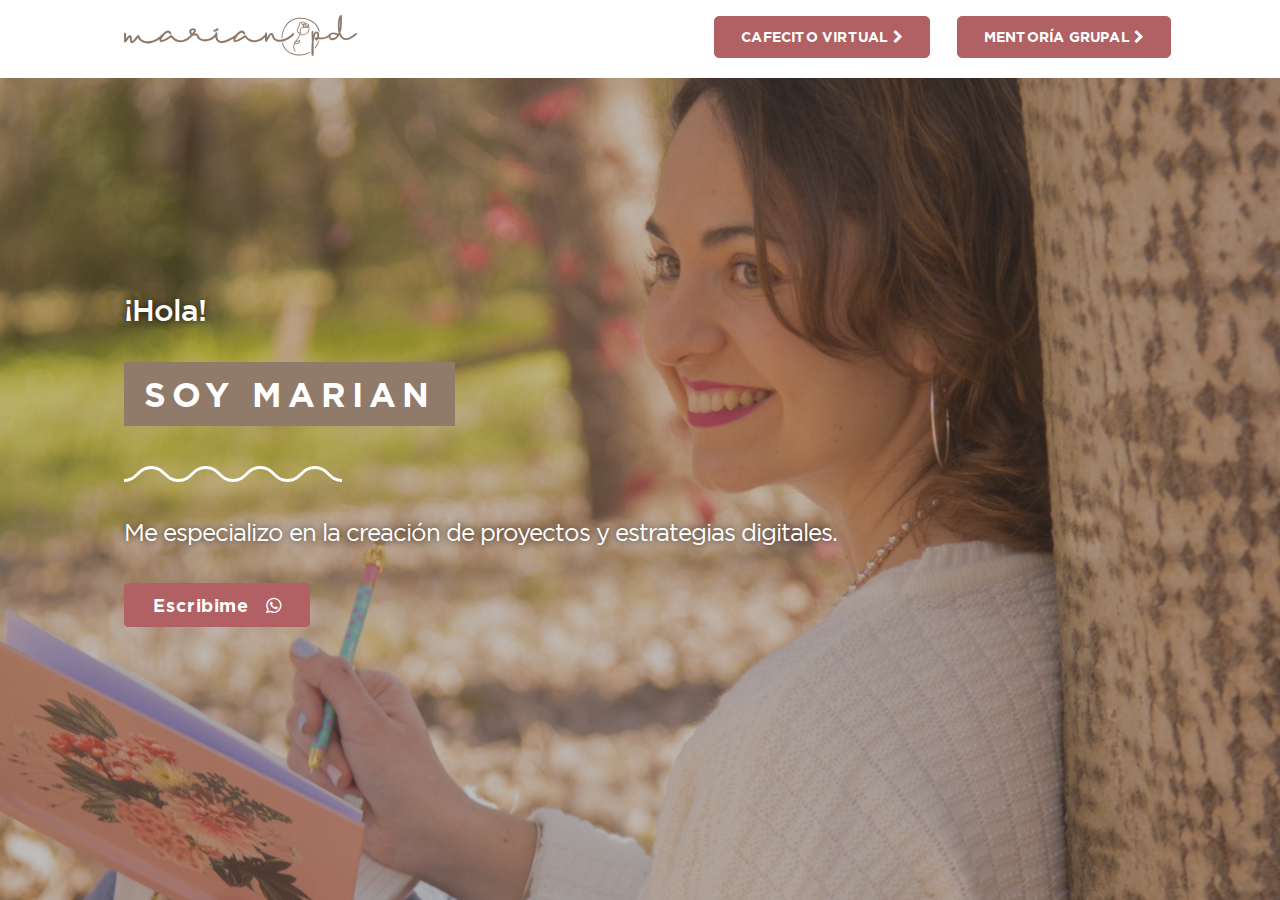
<file: index.html>
<!DOCTYPE html>
<html lang="en">

<head>

	<meta http-equiv="content-type" content="text/html; charset=UTF-8"> 

	<title>Marian.pd</title>

	<meta name="viewport" content="width=device-width, initial-scale=1.0">
	<meta name="description" content="">
	<meta name="keywords" content="">
	<meta name="author" content="">

	<!-- FAVICON -->
	<link rel="shortcut icon" href="images/favicon.png">

	<!-- BOOTSTRAP -->
	<link rel="stylesheet" href="css/bootstrap.min.css">

	<!-- ICONS -->
	<link rel="stylesheet" href="css/ilmosys-icons.css">
	<link rel="stylesheet" href="css/icons/fontawesome/css/style.css">
	<link rel="stylesheet" href="css/icons/style.css">
	<link rel="stylesheet" href="css/icons/icon2/style.css">
	<link rel="stylesheet" href="js/vendors/swipebox/css/swipebox.min.css">
    

	<!-- THEME / PLUGIN CSS -->
	<link rel="stylesheet" href="js/vendors/slick/slick.css">
	<link rel="stylesheet" href="css/style.css">
    
	<!-- HTML5 Shim and Respond.js IE8 support of HTML5 elements and media queries -->
	<!-- WARNING: Respond.js doesn't work if you view the page via file:// -->
	<!--[if lt IE 9]>
		<script src="https://oss.maxcdn.com/libs/html5shiv/3.7.0/html5shiv.js"></script>
		<script src="https://oss.maxcdn.com/libs/respond.js/1.4.2/respond.min.js"></script>
	<![endif]-->
		<!-- Facebook Pixel Code -->
<script>
	!function(f,b,e,v,n,t,s)
	{if(f.fbq)return;n=f.fbq=function(){n.callMethod?
	n.callMethod.apply(n,arguments):n.queue.push(arguments)};
	if(!f._fbq)f._fbq=n;n.push=n;n.loaded=!0;n.version='2.0';
	n.queue=[];t=b.createElement(e);t.async=!0;
	t.src=v;s=b.getElementsByTagName(e)[0];
	s.parentNode.insertBefore(t,s)}(window, document,'script',
	'https://connect.facebook.net/en_US/fbevents.js');
	fbq('init', '3207452602639019');
	fbq('track', 'PageView');
  </script>
  <noscript><img height="1" width="1" style="display:none"
	src="https://www.facebook.com/tr?id=3207452602639019&ev=PageView&noscript=1"
  /></noscript>
  <!-- End Facebook Pixel Code -->
		
		<!-- Global site tag (gtag.js) - Google Analytics -->
		<script async src="https://www.googletagmanager.com/gtag/js?id=UA-167872006-1"></script>
		<script>
		window.dataLayer = window.dataLayer || [];
		function gtag(){dataLayer.push(arguments);}
		gtag('js', new Date());
	
		gtag('config', 'UA-167872006-1');
		</script>
		<!-- Hotjar Tracking Code for https://marianpd.com -->
		<script>
			(function(h,o,t,j,a,r){
				h.hj=h.hj||function(){(h.hj.q=h.hj.q||[]).push(arguments)};
				h._hjSettings={hjid:1859714,hjsv:6};
				a=o.getElementsByTagName('head')[0];
				r=o.createElement('script');r.async=1;
				r.src=t+h._hjSettings.hjid+j+h._hjSettings.hjsv;
				a.appendChild(r);
			})(window,document,'https://static.hotjar.com/c/hotjar-','.js?sv=');
		</script>
</head>
<body id="page-top"> 

<div class="body">
	<!-- HEADER -->
	<header>
		<nav class="navbar-inverse navbar-lg navbar-fixed-top">
			<div class="container">
				<div class="navbar-header">
					<a href="index.html" class="navbar-brand brand"><img src="images/logo.svg" alt="logo"></a>
				</div>
				<div class="" id="bs-example-navbar-collapse-1">
					<ul class="nav navbar-nav navbar-right navbar-login">
						<li>
							<a href="masterclass.html" class="page-scroll"> cafecito virtual  <i class="fa fa-chevron-right"></i></a>
						</li>
						<li>
							<a href="mentoria.html" class="page-scroll"> Mentoría Grupal  <i class="fa fa-chevron-right"></i></a>
						</li>
					</ul>
					
				</div>
			</div>
		</nav>
	</header>

	<!-- INTRO -->
	<div id="home" class="intro intro2 d-flex align-center">
		<div class="overlay"></div>
		<div class="container">
			<div class="row">
				<div class="col-sm-12 col-md-12">
					<h3 class="text-white text-shadow">¡Hola!</h3>
					<h2 class="marian text-white">Soy marian</h2>
					<img src="images/separador-blanco.svg" class="mb-4" alt="">
					<h4 class="text-white mb-4 text-shadow">Me especializo en la creación de proyectos y estrategias digitales.</h4>
					
					<!-- mobile -->
					<a target="_blank" href="https://api.whatsapp.com/send?phone=+5493537536010&amp;text=Buenos%20días,%20quiero%20mas%20información" class="btn btn-lg btn-primary hidden-md hidden-lg">Escribime <i class="fa fa-whatsapp"></i></a>
					<!-- escritorio -->
					<a target="_blank" href="https://web.whatsapp.com/send?phone=+5493537536010&amp;text=Buenos%20días,%20quiero%20mas%20información" class="btn btn-lg btn-primary hidden-sm hidden-xs">Escribime <i class="fa fa-whatsapp"></i></a>
					
					

				</div>
				
			</div>
		</div>
	</div>
	

<!-- JAVASCRIPT =============================-->
<script src="js/jquery.js"></script>
<script src="js/bootstrap.min.js"></script>
<script src="js/vendors/slick/slick.min.js"></script>
<script src="js/vendors/jquery.easing.min.js"></script>
<script src="js/vendors/stellar.js"></script>
<script src="js/vendors/isotope/isotope.pkgd.js"></script>
<script src="js/vendors/swipebox/js/jquery.swipebox.min.js"></script>
<script src="js/main.js"></script>
<script src="js/vendors/mc/jquery.ketchup.all.min.js"></script>
<script src="js/vendors/mc/main.js"></script>
<!-- <script src="https://maps.googleapis.com/maps/api/js?sensor=false"></script> -->
<!-- <script src="js/vendors/gmap.js"></script> -->
</body>

</html>
</file>
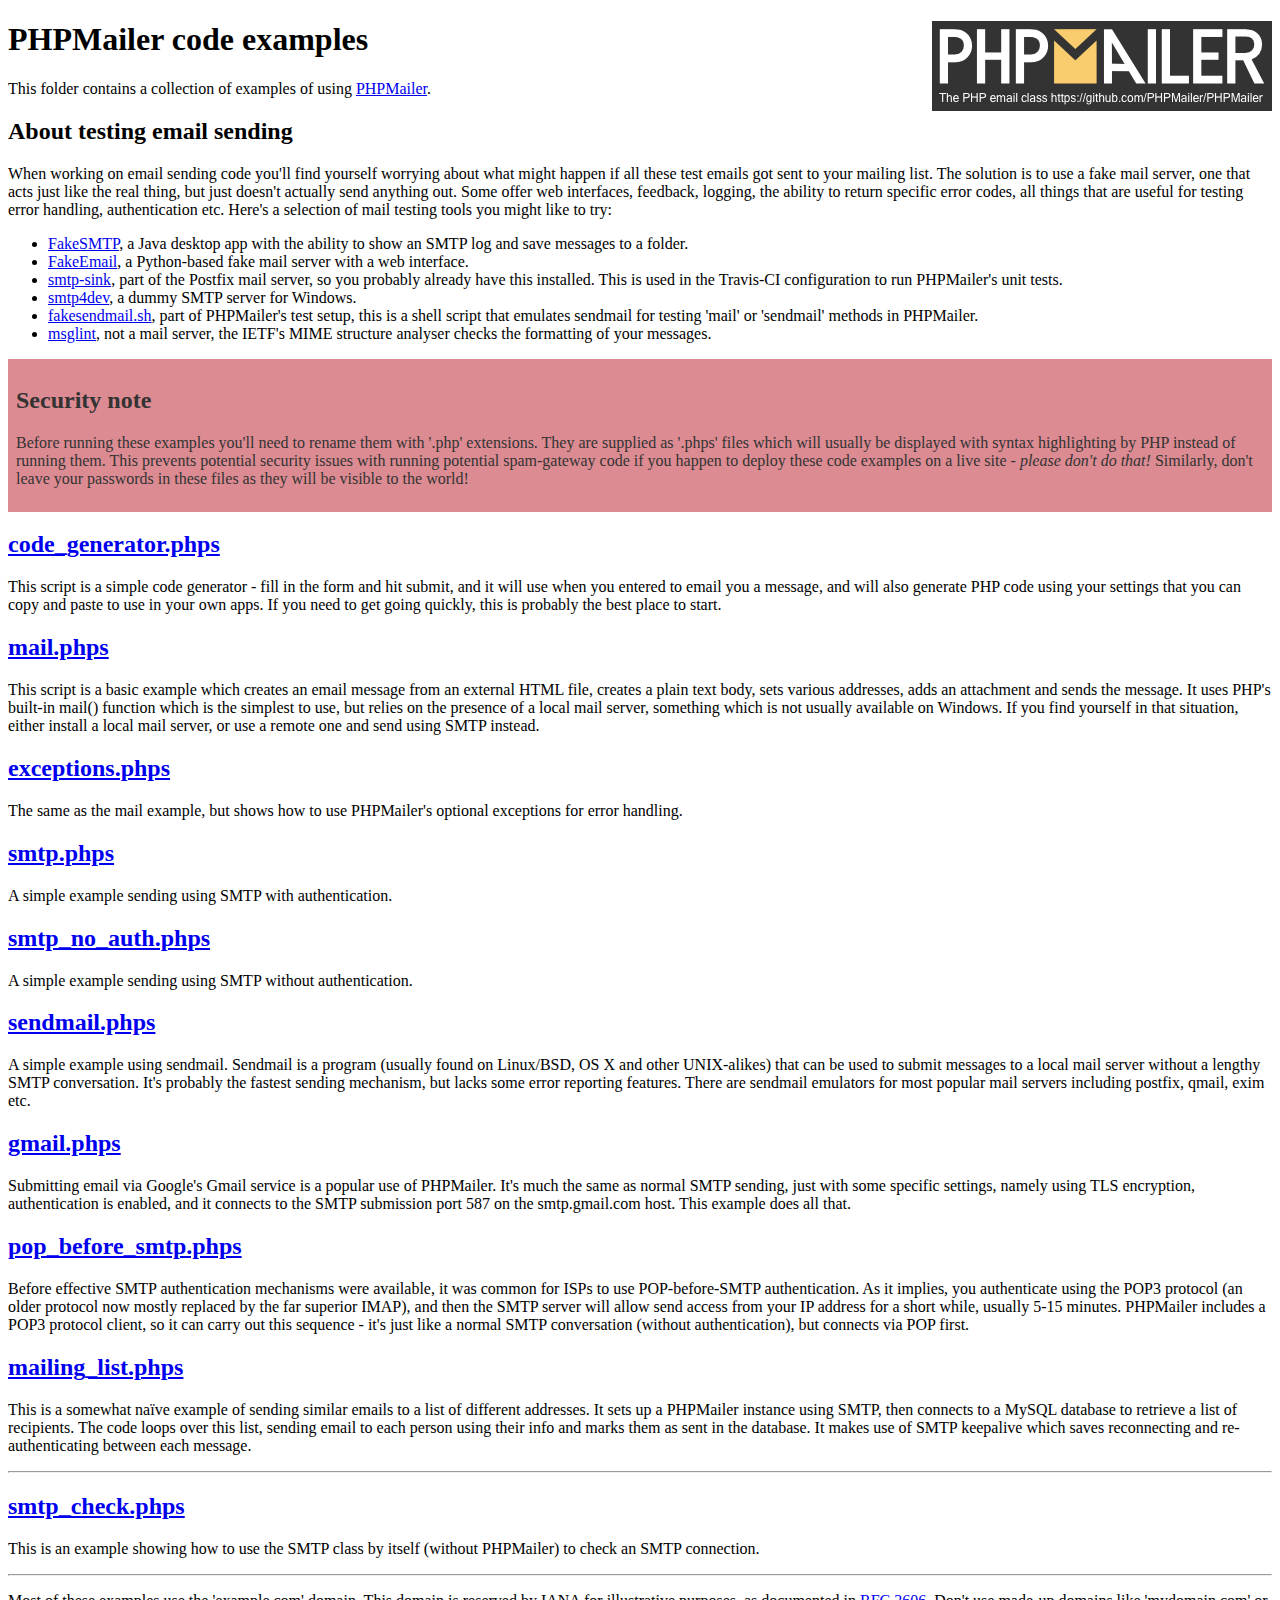
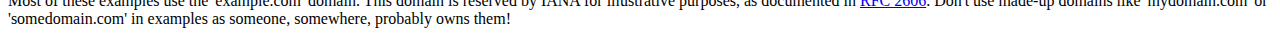
<file: php-mailer/examples/index.html>
<!DOCTYPE html>
<html>
<head>
	<meta charset="UTF-8">
	<title>PHPMailer Examples</title>
</head>
<body>
<h1>PHPMailer code examples<a href="https://github.com/PHPMailer/PHPMailer"><img src="images/phpmailer.png" style="float:right; border:0;" alt="PHPMailer logo"></a></h1>
<p>This folder contains a collection of examples of using <a href="https://github.com/PHPMailer/PHPMailer">PHPMailer</a>.</p>
<h2>About testing email sending</h2>
<p>When working on email sending code you'll find yourself worrying about what might happen if all these test emails got sent to your mailing list. The solution is to use a fake mail server, one that acts just like the real thing, but just doesn't actually send anything out. Some offer web interfaces, feedback, logging, the ability to return specific error codes, all things that are useful for testing error handling, authentication etc. Here's a selection of mail testing tools you might like to try:</p>
<ul>
  <li><a href="https://github.com/Nilhcem/FakeSMTP">FakeSMTP</a>, a Java desktop app with the ability to show an SMTP log and save messages to a folder. </li>
  <li><a href="https://github.com/isotoma/FakeEmail">FakeEmail</a>, a Python-based fake mail server with a web interface.</li>
  <li><a href="http://www.postfix.org/smtp-sink.1.html">smtp-sink</a>, part of the Postfix mail server, so you probably already have this installed. This is used in the Travis-CI configuration to run PHPMailer's unit tests.</li>
  <li><a href="http://smtp4dev.codeplex.com">smtp4dev</a>, a dummy SMTP server for Windows.</li>
  <li><a href="https://github.com/PHPMailer/PHPMailer/blob/master/test/fakesendmail.sh">fakesendmail.sh</a>, part of PHPMailer's test setup, this is a shell script that emulates sendmail for testing 'mail' or 'sendmail' methods in PHPMailer.</li>
  <li><a href="http://tools.ietf.org/tools/msglint/">msglint</a>, not a mail server, the IETF's MIME structure analyser checks the formatting of your messages.</li>
</ul>
<div style="padding: 8px; color: #333333; background-color: #dc8b92">
<h2>Security note</h2>
<p>Before running these examples you'll need to rename them with '.php' extensions. They are supplied as '.phps' files which will usually be displayed with syntax highlighting by PHP instead of running them. This prevents potential security issues with running potential spam-gateway code if you happen to deploy these code examples on a live site - <em>please don't do that!</em> Similarly, don't leave your passwords in these files as they will be visible to the world!</p>
</div>
<h2><a href="code_generator.phps">code_generator.phps</a></h2>
<p>This script is a simple code generator - fill in the form and hit submit, and it will use when you entered to email you a message, and will also generate PHP code using your settings that you can copy and paste to use in your own apps. If you need to get going quickly, this is probably the best place to start.</p>
<h2><a href="mail.phps">mail.phps</a></h2>
<p>This script is a basic example which creates an email message from an external HTML file, creates a plain text body, sets various addresses, adds an attachment and sends the message. It uses PHP's built-in mail() function which is the simplest to use, but relies on the presence of a local mail server, something which is not usually available on Windows. If you find yourself in that situation, either install a local mail server, or use a remote one and send using SMTP instead.</p>
<h2><a href="exceptions.phps">exceptions.phps</a></h2>
<p>The same as the mail example, but shows how to use PHPMailer's optional exceptions for error handling.</p>
<h2><a href="smtp.phps">smtp.phps</a></h2>
<p>A simple example sending using SMTP with authentication.</p>
<h2><a href="smtp_no_auth.phps">smtp_no_auth.phps</a></h2>
<p>A simple example sending using SMTP without authentication.</p>
<h2><a href="sendmail.phps">sendmail.phps</a></h2>
<p>A simple example using sendmail. Sendmail is a program (usually found on Linux/BSD, OS X and other UNIX-alikes) that can be used to submit messages to a local mail server without a lengthy SMTP conversation. It's probably the fastest sending mechanism, but lacks some error reporting features. There are sendmail emulators for most popular mail servers including postfix, qmail, exim etc.</p>
<h2><a href="gmail.phps">gmail.phps</a></h2>
<p>Submitting email via Google's Gmail service is a popular use of PHPMailer. It's much the same as normal SMTP sending, just with some specific settings, namely using TLS encryption, authentication is enabled, and it connects to the SMTP submission port 587 on the smtp.gmail.com host. This example does all that.</p>
<h2><a href="pop_before_smtp.phps">pop_before_smtp.phps</a></h2>
<p>Before effective SMTP authentication mechanisms were available, it was common for ISPs to use POP-before-SMTP authentication. As it implies, you authenticate using the POP3 protocol (an older protocol now mostly replaced by the far superior IMAP), and then the SMTP server will allow send access from your IP address for a short while, usually 5-15 minutes. PHPMailer includes a POP3 protocol client, so it can carry out this sequence - it's just like a normal SMTP conversation (without authentication), but connects via POP first.</p>
<h2><a href="mailing_list.phps">mailing_list.phps</a></h2>
<p>This is a somewhat naïve example of sending similar emails to a list of different addresses. It sets up a PHPMailer instance using SMTP, then connects to a MySQL database to retrieve a list of recipients. The code loops over this list, sending email to each person using their info and marks them as sent in the database. It makes use of SMTP keepalive which saves reconnecting and re-authenticating between each message.</p>
<hr>
<h2><a href="smtp_check.phps">smtp_check.phps</a></h2>
<p>This is an example showing how to use the SMTP class by itself (without PHPMailer) to check an SMTP connection.</p>
<hr>
<p>Most of these examples use the 'example.com' domain. This domain is reserved by IANA for illustrative purposes, as documented in <a href="http://tools.ietf.org/html/rfc2606">RFC 2606</a>. Don't use made-up domains like 'mydomain.com' or 'somedomain.com' in examples as someone, somewhere, probably owns them!</p>
</body>
</html>
</file>
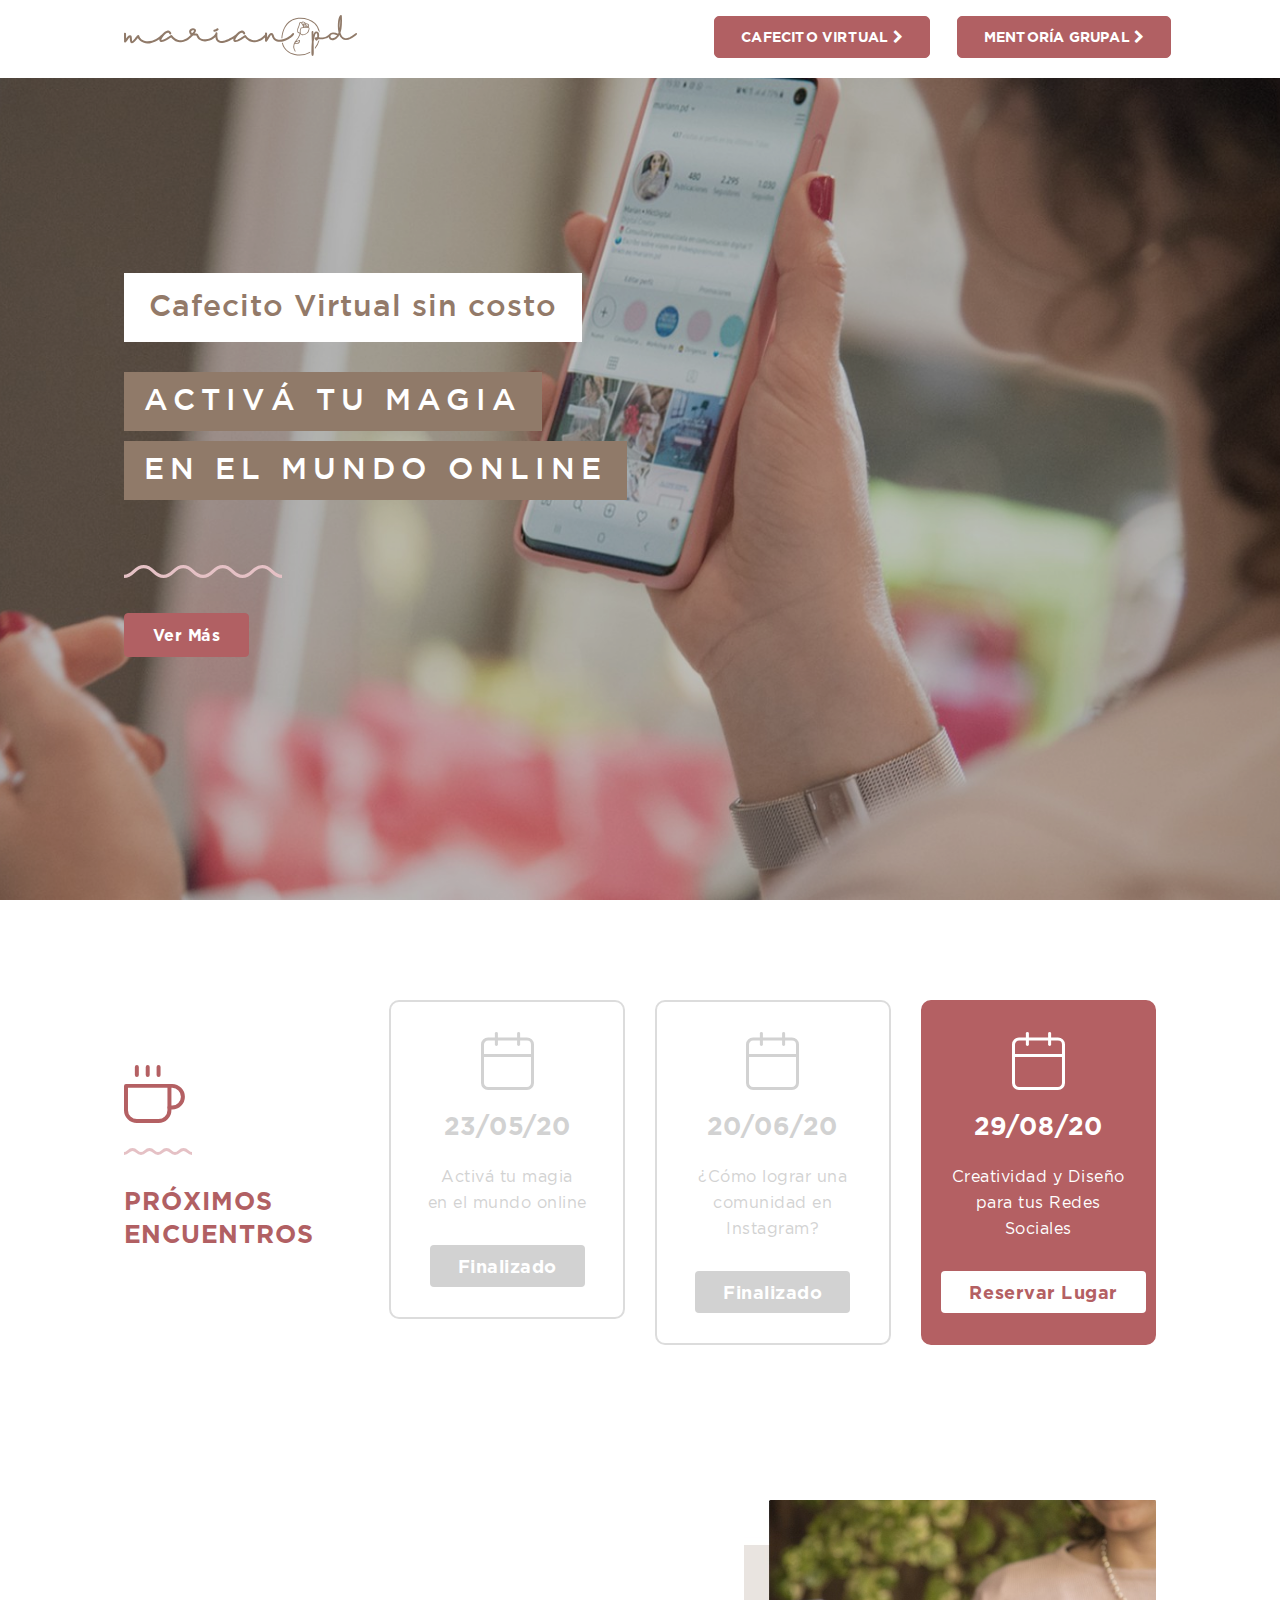
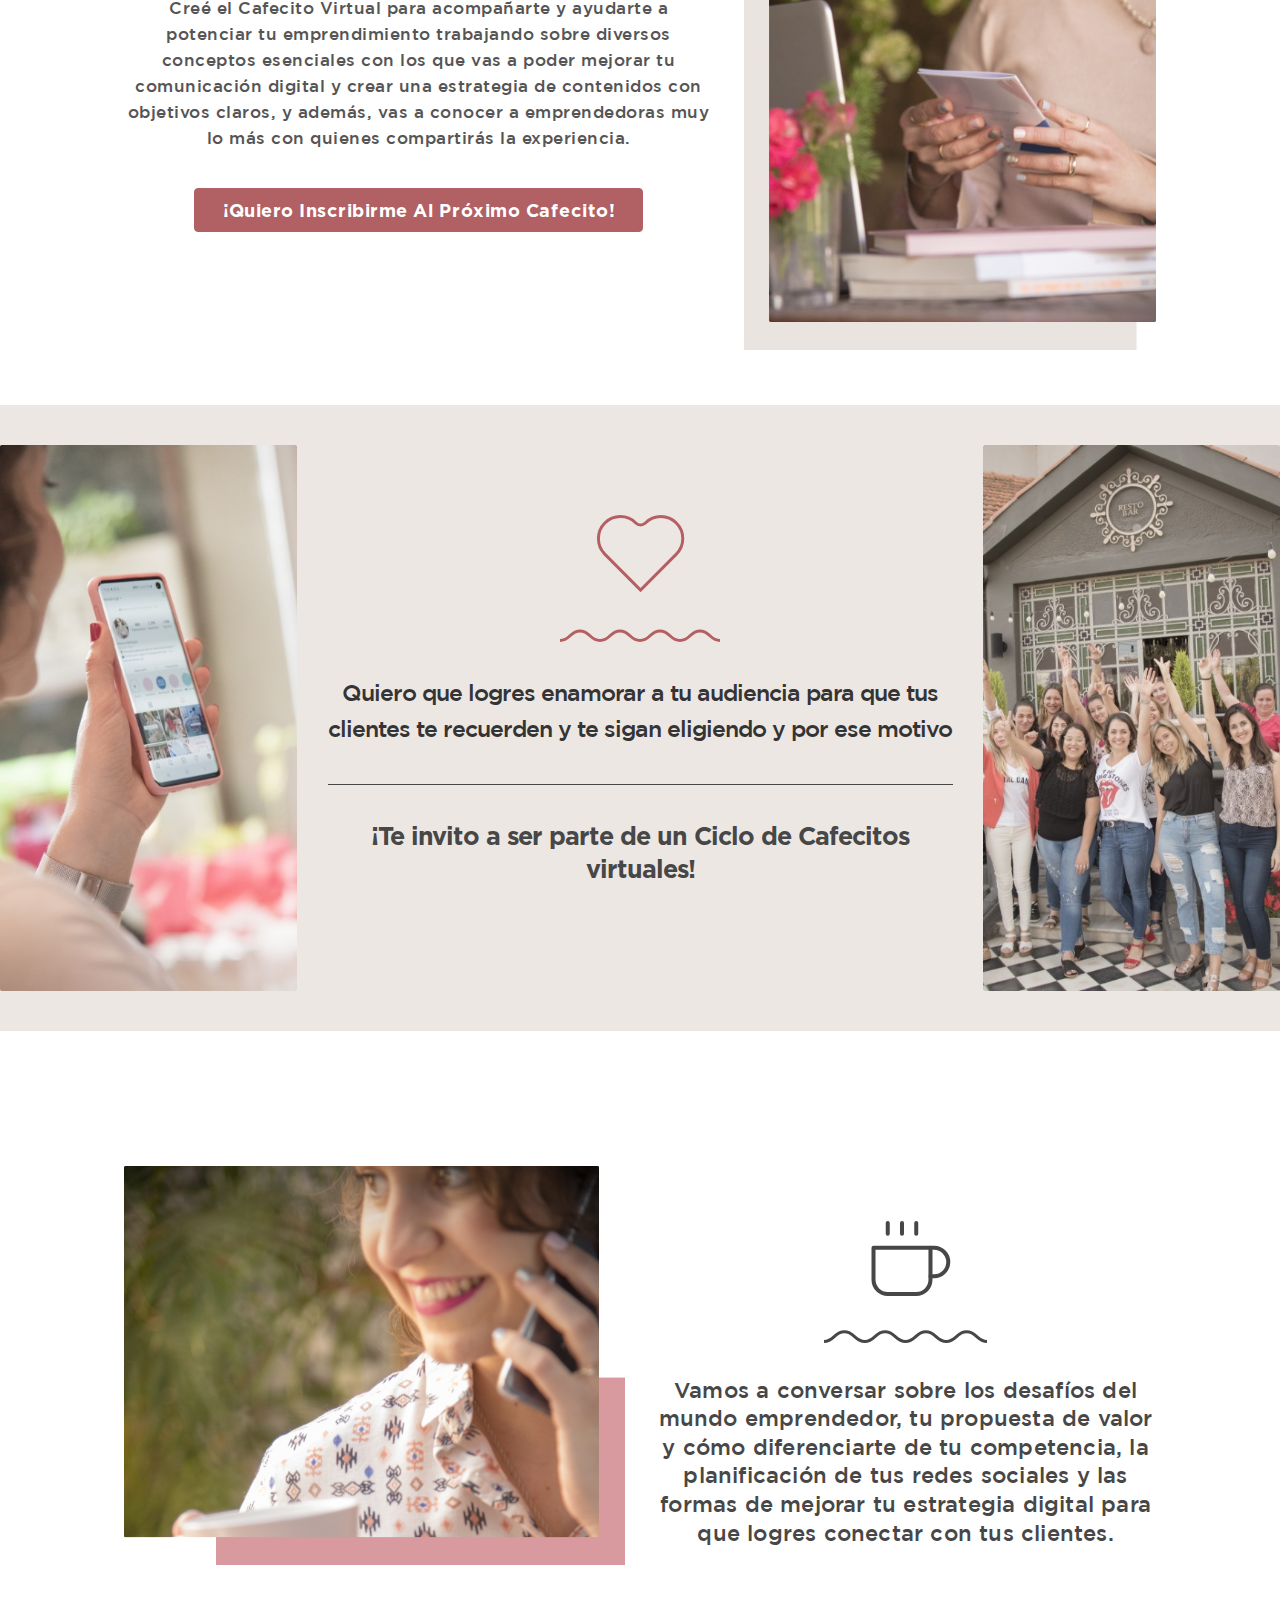
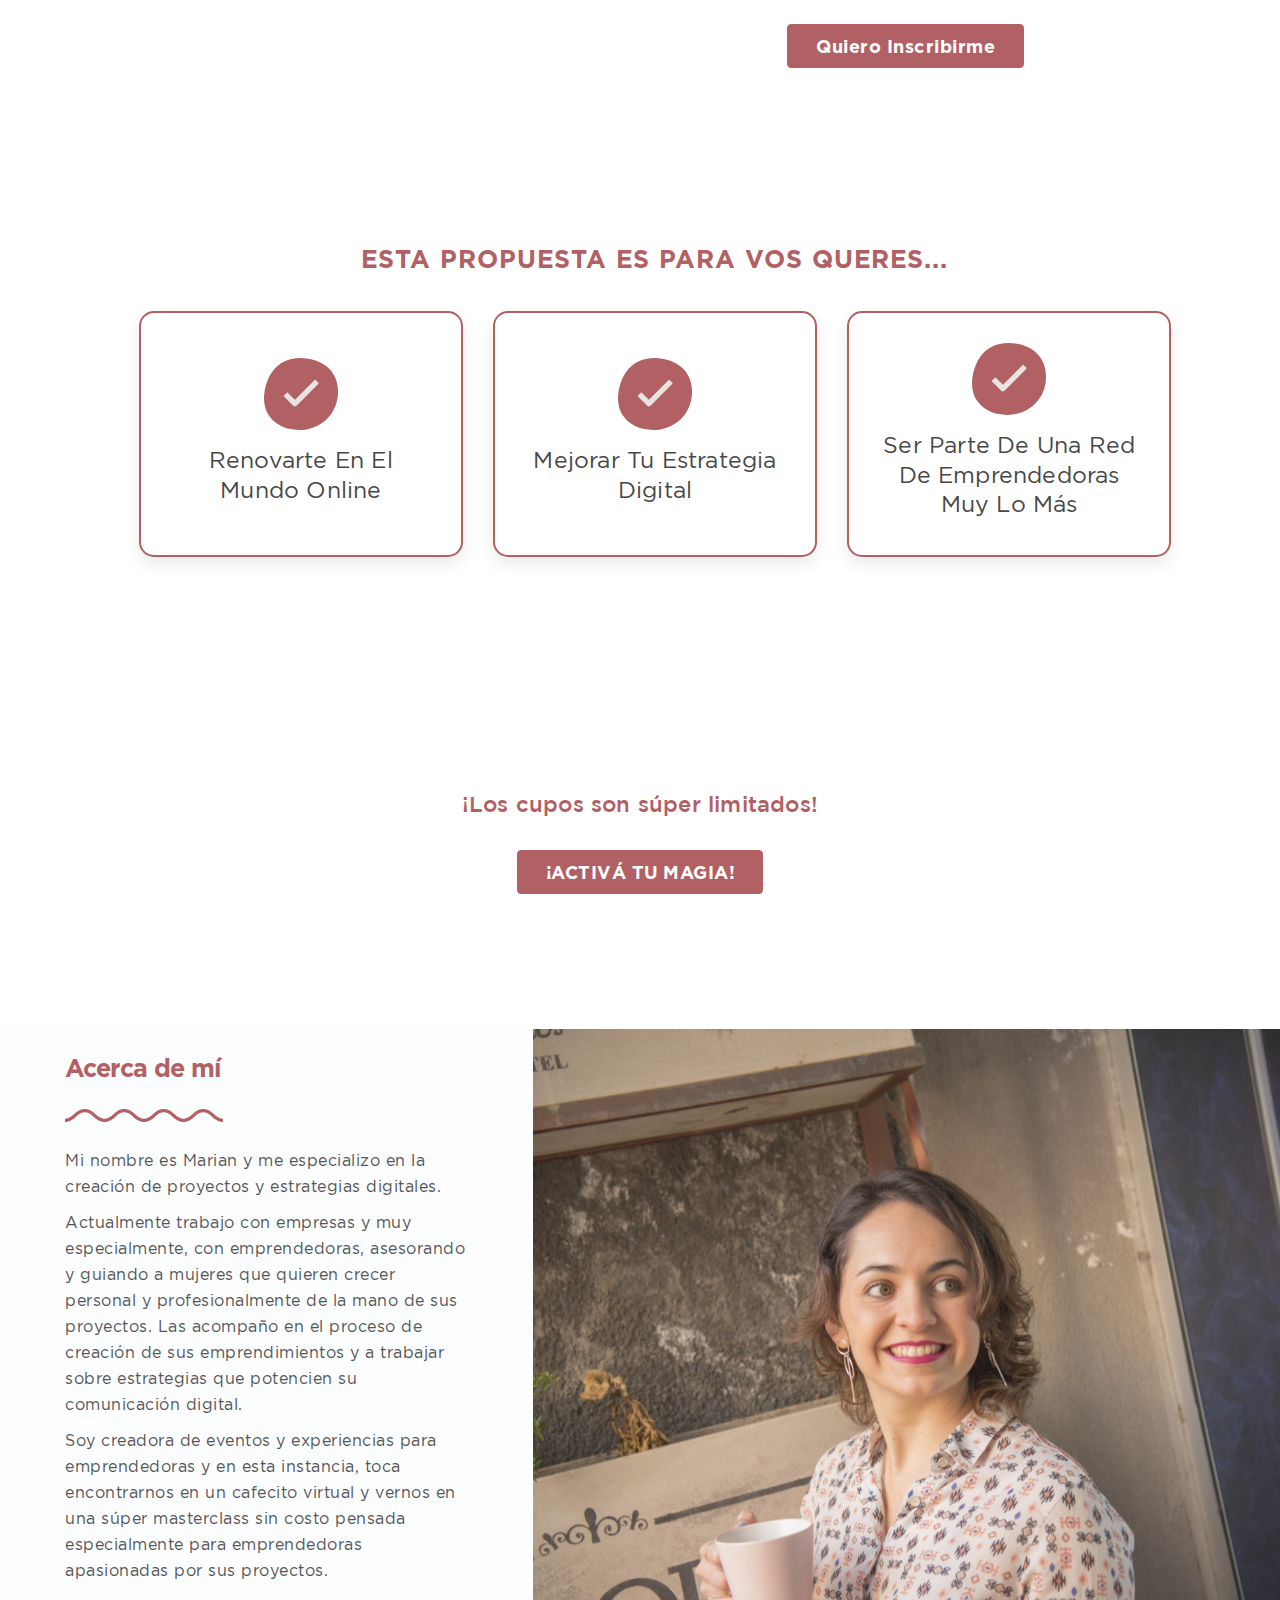
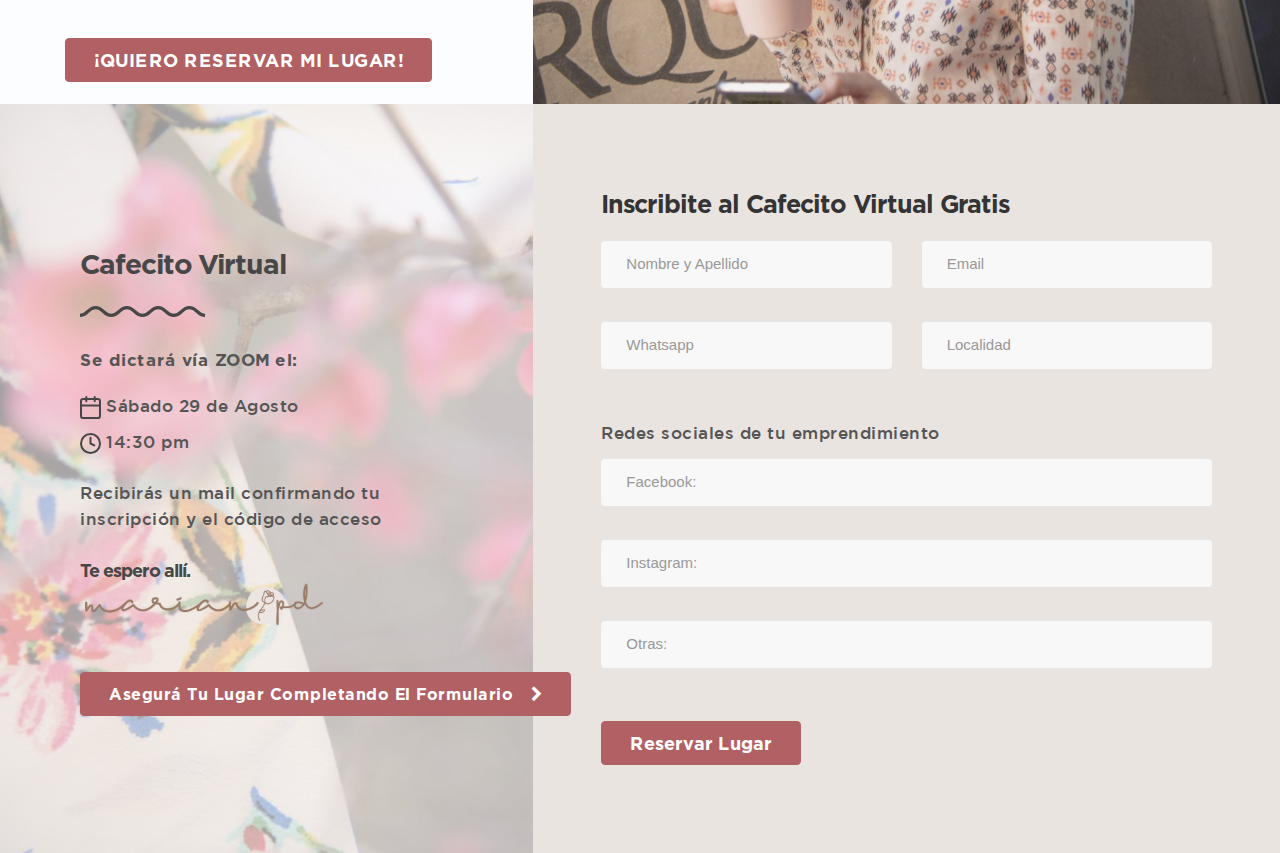
<file: masterclass.html>
<!DOCTYPE html>
<html lang="en">

<head>

	<meta http-equiv="content-type" content="text/html; charset=UTF-8">

	<title>Marian.pd</title>

	<meta name="viewport" content="width=device-width, initial-scale=1.0">
	<meta name="description" content="">
	<meta name="keywords" content="">
	<meta name="author" content="">

	<!-- FAVICON -->
	<link rel="shortcut icon" href="images/favicon.png">

	<!-- BOOTSTRAP -->
	<link rel="stylesheet" href="css/bootstrap.min.css">

	<!-- ICONS -->
	<!-- <link rel="stylesheet" href="css/ilmosys-icons.css"> -->
	<link rel="stylesheet" href="css/icons/fontawesome/css/style.css">
	<!-- <link rel="stylesheet" href="css/icons/style.css"> -->
	<!-- <link rel="stylesheet" href="css/icons/icon2/style.css">
	<link rel="stylesheet" href="js/vendors/swipebox/css/swipebox.min.css"> -->


	<!-- THEME / PLUGIN CSS -->
	<link rel="stylesheet" href="js/vendors/slick/slick.css">
	<link rel="stylesheet" href="css/style.css?v=1.2">

	<!-- HTML5 Shim and Respond.js IE8 support of HTML5 elements and media queries -->
	<!-- WARNING: Respond.js doesn't work if you view the page via file:// -->
	<!--[if lt IE 9]>
		<script src="https://oss.maxcdn.com/libs/html5shiv/3.7.0/html5shiv.js"></script>
		<script src="https://oss.maxcdn.com/libs/respond.js/1.4.2/respond.min.js"></script>
	<![endif]-->

	<!-- Facebook Pixel Code -->
	<script>
		!function (f, b, e, v, n, t, s) {
			if (f.fbq) return; n = f.fbq = function () {
				n.callMethod ?
					n.callMethod.apply(n, arguments) : n.queue.push(arguments)
			};
			if (!f._fbq) f._fbq = n; n.push = n; n.loaded = !0; n.version = '2.0';
			n.queue = []; t = b.createElement(e); t.async = !0;
			t.src = v; s = b.getElementsByTagName(e)[0];
			s.parentNode.insertBefore(t, s)
		}(window, document, 'script',
			'https://connect.facebook.net/en_US/fbevents.js');
		fbq('init', '3207452602639019');
		fbq('track', 'PageView');
	</script>
	<noscript><img height="1" width="1" style="display:none"
			src="https://www.facebook.com/tr?id=3207452602639019&ev=PageView&noscript=1" /></noscript>
	<!-- End Facebook Pixel Code -->

	<!-- Global site tag (gtag.js) - Google Analytics -->
	<script async src="https://www.googletagmanager.com/gtag/js?id=UA-167872006-1"></script>
	<script>
		window.dataLayer = window.dataLayer || [];
		function gtag() { dataLayer.push(arguments); }
		gtag('js', new Date());

		gtag('config', 'UA-167872006-1');
	</script>
	<!-- Hotjar Tracking Code for https://marianpd.com -->
	<script>
		(function (h, o, t, j, a, r) {
			h.hj = h.hj || function () { (h.hj.q = h.hj.q || []).push(arguments) };
			h._hjSettings = { hjid: 1859714, hjsv: 6 };
			a = o.getElementsByTagName('head')[0];
			r = o.createElement('script'); r.async = 1;
			r.src = t + h._hjSettings.hjid + j + h._hjSettings.hjsv;
			a.appendChild(r);
		})(window, document, 'https://static.hotjar.com/c/hotjar-', '.js?sv=');
	</script>
	<script src="https://code.jquery.com/jquery-3.4.1.min.js"
		integrity="sha256-CSXorXvZcTkaix6Yvo6HppcZGetbYMGWSFlBw8HfCJo=" crossorigin="anonymous"></script>
	<script src="https://www.google.com/recaptcha/api.js?render=6Lf_eMEZAAAAAG2H4Y1NGxz0zBWewXK2maqkfRt8"></script>

</head>

<body id="page-top">

	<div class="body">
		<!-- HEADER -->
		<header>
			<nav class="navbar-inverse navbar-lg navbar-fixed-top">
				<div class="container">
					<div class="navbar-header">
						<a href="index.html" class="navbar-brand brand"><img src="images/logo.svg" alt="logo"></a>
					</div>
					<div class="collapse navbar-collapse" id="bs-example-navbar-collapse-1">
						<ul class="nav navbar-nav navbar-right navbar-login">
							<li>
								<a href="#contacto" class="page-scroll"> Cafecito Virtual <i
										class="fa fa-chevron-right"></i></a>
							</li>
							<li>
								<a href="mentoria.html" class="page-scroll"> Mentoría Grupal <i
										class="fa fa-chevron-right"></i></a>
							</li>
						</ul>

					</div>
				</div>
			</nav>
		</header>

		<!-- INTRO -->
		<div id="home" class="intro intro1 d-flex align-center">
			<div class="overlay"></div>
			<div class="container">
				<div class="row">
					<div class="col-sm-12 col-md-5">
						<h2 class="masterclass mb-3">Cafecito Virtual sin costo</h2>
						<h2 class="marian text-white mb-1">Activá tu Magia</h2>
						<h2 class="marian text-white">en el mundo online</h2>
						<img src="images/separador-rosa.svg" class="mb-4 mt-3" alt="">
						<div class="row">

							<div class="col-lg-7">
								<a href="#fechas" class="btn btn-md btn-primary page-scroll">Ver Más</a>
							</div>
						</div>
					</div>

				</div>
			</div>
		</div>

		<!-- SERVICES -->
		<div class="motivos" id="fechas">
			<div class="container">
				<div class="row align-center d-flex">

					<!-- <div class="col-md-1">
				</div> -->
					<div class="col-md-3 mb-3 text-sm-center">
						<img src="images/cafe2.svg" alt=""><br>
						<img src="images/separador-rosa-mini.svg" class="mt-3 mb-3">
						<h2>Próximos<br>encuentros</h2>
					</div>
					<div class="col-md-9">
						<div class="row">
							<div class="col-md-4">
								<div class="encuentros borde-gris disabled">
									<img src="images/fecha-pasada.svg" alt="">
									<h2 class="mt-2 mt-sm-0">23/05/20</h2>
									<p class="mt-2">Activá tu magia<br>en el mundo online</p>
									<a href="" class="btn btn-lg btn-primary mt-2 mb-sm-0 text-center"
										aria-disabled="true">Finalizado</a>
								</div>
							</div>
							<div class="col-md-4">
								<div class="encuentros borde-gris disabled">
									<img src="images/fecha-pasada.svg" alt="">
									<h2 class="mt-2 mt-sm-0">20/06/20</h2>
									<p class="mt-2">¿Cómo lograr una comunidad en Instagram?</p>
									<a href=""
										class="btn btn-lg btn-primary mt-2 mb-sm-0 page-scroll text-center">Finalizado</a>
								</div>
							</div>
							<!-- <div class="col-md-4">
							<div class="encuentros borde-activo active">
								<img src="images/fecha-activa.svg" alt="">
								<h2 class="mt-2 text-white mt-sm-0">08/08/20</h2>
								<p class="mt-2 text-white">Creatividad y Diseño para tus Redes Sociales</p>
								<a href="#contacto" class="btn btn-lg btn-primary mt-2 mb-sm-0 text-center">Reservar lugar</a>
							</div>
						</div> -->
							<div class="col-md-4">
								<div class="encuentros borde-activo active">
									<img src="images/fecha-activa.svg" alt="">
									<h2 class="mt-2 text-white mt-sm-0">29/08/20</h2>
									<p class="mt-2 text-white">Creatividad y Diseño para tus Redes Sociales</p>
									<a href="#contacto"
										class="btn btn-lg btn-primary mt-2 mb-sm-0 text-center page-scroll">Reservar
										lugar</a>
								</div>
							</div>
						</div>
					</div>
					<!-- <div class="col-md-1">
				</div> -->
				</div>
			</div>
		</div>

		<!-- Intro 1 -->
		<div class="intro mt-5 mb-5" id="intro">
			<div class="container">
				<div class="row center-content">
					<div class="col-md-7 text-center">
						<!-- <h2>Cafecito virtual Sin costo</h2>
					<img src="images/separador-rosa-mini.svg" class="mt-2 text-center animate__animated animate__fadeIn wow mb-3" data-wow-delay=".4s" alt=""> -->
						<p>Creé el Cafecito Virtual para acompañarte y ayudarte a potenciar tu emprendimiento trabajando
							sobre diversos conceptos esenciales con los que vas a poder mejorar tu comunicación digital
							y crear una estrategia de contenidos con objetivos claros, y además, vas a conocer a
							emprendedoras muy lo más con quienes compartirás la experiencia.</p>
						<a href="#contacto" class="btn btn-lg btn-primary space20 page-scroll mt-3">¡Quiero inscribirme
							al próximo cafecito!</a>
					</div>

					<div class="col-md-5">
						<img src="images/masterclass1.jpg" class="center-block img-responsive" alt="" />
					</div>
				</div>
			</div>
		</div>

		<!-- TESTIMONIALS -->
		<div id="reviews" class="testimonials-white">

			<div class="container-fluid" style="padding: 0px;">

				<div class="row d-flex">
					<div class="col-md-3 col-xs-12 col-sm-12 hidden-sm hidden-xs">
						<img src="images/master1.jpg" class="img-responsive" alt="">
					</div>
					<div class="col-md-6 col-xs-12 col-sm-12 text-center d-flex align-center">
						<div class="about-inline text-center ">
							<img src="images/corazon.svg" class="mb-4" alt="">
							<h3 class="mb-4">Quiero que logres enamorar a tu audiencia para que tus clientes te
								recuerden y te sigan eligiendo y por ese motivo</h3>
							<hr class="mb-4">
							<h2 class="mb-4">¡Te invito a ser parte de un Ciclo de Cafecitos virtuales!</h2>
						</div>
					</div>
					<div class="col-md-3 col-xs-12 col-sm-12 text-right">
						<img src="images/master2.jpg" class="img-responsive" alt="" style="float: right;">
					</div>
				</div>
			</div>
		</div>

		<!-- TESTIMONIALS -->

		<!-- PARALLAX -->
		<section class="parallax-content parallax1 text-center" data-stellar-background-ratio="0.4" id="cafe">
			<div class="container">
				<div class="row">
					<div class="col-md-6">
						<img src="images/cafe-img.png" class="img-responsive" alt="">
					</div>
					<div class="col-md-6">
						<div class="about-inline mt-5 text-center ">
							<img src="images/cafe.svg" class="mb-4" alt="">
							<h4 class="mb-4">Vamos a conversar sobre los desafíos del mundo emprendedor, tu propuesta de
								valor y cómo diferenciarte de tu competencia, la planificación de tus redes sociales y
								las formas de mejorar tu estrategia digital para que logres conectar con tus clientes.
							</h4>
							<a href="#contacto" class="btn btn-lg btn-primary space20 page-scroll mt-4">Quiero
								Inscribirme</a>
						</div>
					</div>
				</div>
			</div>
		</section>

		<div class="space100"></div>


		<!-- SERVICES -->
		<div class="motivos">
			<div class="container">
				<div class="about-inline mb-4 text-center">
					<div class="container">
						<h2>Esta propuesta es para vos queres... </h2>
					</div>
				</div>

				<div class="service3 icon-box-square">
					<div class="container">
						<div class="row">
							<div class="col-md-4">
								<div class="text-center">
									<div class="services-content">
										<img src="images/check.svg" alt="">
										<h2>Renovarte en el mundo online</h2>

									</div>
								</div>
							</div>
							<div class="col-md-4">
								<div class="text-center">
									<div class="services-content">
										<img src="images/check.svg" alt="">
										<h2>Mejorar tu estrategia digital</h2>

									</div>
								</div>
							</div>
							<div class="col-md-4">
								<div class="text-center">

									<div class="services-content">
										<img src="images/check.svg" alt="">
										<h2>Ser parte de una red de emprendedoras muy lo más</h2>

									</div>
								</div>
							</div>
						</div>
					</div>

				</div>
			</div>
		</div>


		<!-- PARALLAX -->
		<section class="parallax-content parallax2 text-center" data-stellar-background-ratio="0.4">
			<div class="container">
				<div class="row">
					<div class="col-md-12 tc text-center ">
						<h4 class="mb-3">¡Los cupos son súper limitados! </h4>
						<a href="#contacto" class="btn btn-lg btn-primary page-scroll">¡ACTIVÁ TU MAGIA!</a>
					</div>
				</div>
			</div>
		</section>

		<!-- INFO CONTENT -->
		<div class="info-content">
			<div class="container-fluid">
				<div class="row center-content">
					<div class="col-md-5 d-flex justify-center">
						<div class="institucional">
							<h2>Acerca de mí</h2>
							<img src="images/separador-marron.svg" class="mt-1" alt="">
							<p class="mt-3">Mi nombre es Marian y me especializo en la creación de proyectos y
								estrategias digitales.</p>
							<p>
								Actualmente trabajo con empresas y muy especialmente, con emprendedoras, asesorando y
								guiando a mujeres que quieren crecer personal y profesionalmente de la mano de sus
								proyectos. Las acompaño en el proceso de creación de sus emprendimientos y a trabajar
								sobre estrategias que potencien su comunicación digital.
							</p>
							<p class="mb-3">
								Soy creadora de eventos y experiencias para emprendedoras y en esta instancia, toca
								encontrarnos en un cafecito virtual y vernos en una súper masterclass sin costo pensada
								especialmente para emprendedoras apasionadas por sus proyectos.

							</p>
							<a href="#contacto" class="btn btn-lg btn-primary mt-3 page-scroll">¡QUIERO RESERVAR MI
								LUGAR!</a>
						</div>
					</div>
					<div class="col-md-7 text-center" style="padding: 0px;">
						<img src="images/marian.jpg" class="img-responsive" style="width: 100%;" alt="">
					</div>
				</div>
			</div>
		</div>

		<!-- Intro 2 -->
		<div class="intro intro-benifits2" id="contacto2">
			<div class="container-fluid">
				<div class="row center-content">
					<div class="col-md-5 info"
						style="background-image: url(images/contacto.jpg);background-size: cover;">
						<h3>Cafecito Virtual</h3>
						<img src="images/separador-negro.svg" class="separador mb-3 mt-2" alt="">
						<p class="mb-2"><b>Se dictará vía ZOOM el:</b></p>
						<p><img src="images/fecha.svg" alt=""> Sábado 29 de Agosto</p>
						<p><img src="images/hora.svg" alt=""> 14:30 pm</p>

						<p class="mt-3">Recibirás un mail confirmando tu<br>inscripción y el código de acceso</p>
						<h4 class="mt-3">Te espero allí.</h4>
						<img src="images/logo-contacto.svg" alt="">
						<a href="#contacto" class="btn btn-primary hidden-sm hidden-xs hidden-md mt-4"> Asegurá tu lugar
							completando el formulario <i class="fa fa-chevron-right"></i></a>
						<a href="#contacto" class="btn btn-primary hidden-sm hidden-xs hidden-lg mt-4"> Asegurá tu lugar
							completando <br />el formulario <i class="fa fa-chevron-right"></i></a>

						<a href="#contacto" class="btn btn-primary mt-4 hidden-lg hidden-md page-scroll"
							style="width: 100%;"> Asegurá tu lugar<br>completando el formulario <br><i
								class="fa fa-chevron-down"></i></a>
					</div>
					<div class="col-md-7">
						<div class="intro-form" id="contacto">
							<h4>Inscribite al Cafecito Virtual Gratis</h4>
							<!--script type="text/javascript" src="https://v3.envialosimple.com/form/renderwidget/format/widget/AdministratorID/134417/FormID/1/Lang/es"></script-->
							<form action="contact-form.php" method="POST">
								<input name="form-type" value="contact" type="hidden">
								<div class="row">
									<div class="col-md-6 col-sm-12 form-group">
										<input name="name" placeholder="Nombre y Apellido" required type="text"
											class="form-control">
									</div>
									<div class="col-md-6 col-sm-12 form-group">
										<input name="email" placeholder="Email" required type="email"
											class="form-control">
									</div>
									<div class="col-lg-6 col-sm-6 form-group">
										<input name="wp" placeholder="Whatsapp" required type="number"
											class="form-control">
									</div>
									<div class="col-md-6 col-sm-6 form-group">
										<input name="localidad" placeholder="Localidad" required type="text"
											class="form-control">
									</div>
									<div class="col-lg-12 col-sm-12 form-group">
										<p class="mt-2">Redes sociales de tu emprendimiento</p>
										<input name="face" placeholder="Facebook:" type="text" class="form-control">
									</div>
									<div class="col-lg-12 col-sm-12 form-group">
										<input name="insta" placeholder="Instagram:" type="text" class="form-control">
									</div>
									<div class="col-lg-12 col-sm-12 form-group">
										<input name="otras" placeholder="Otras:" type="text" class="form-control">
									</div>
								</div>

								<button class="btn btn-lg btn-primary mt-2" type="submit">Reservar lugar</button>

							</form>
						</div>
					</div>
				</div>
			</div>
		</div>
	</div>






	<script>
		$('form').submit(function (event) {
			event.preventDefault();
			grecaptcha.ready(function () {
				grecaptcha.execute('6Lf_eMEZAAAAAG2H4Y1NGxz0zBWewXK2maqkfRt8', { action: 'cafecito' }).then(function (token) {
					$('form').prepend('<input type="hidden" name="token" value="' + token + '">');
					$('form').prepend('<input type="hidden" name="action" value="cafecito">');
					$('form').unbind('submit').submit();
				});;
			});
		});
	</script>

	<!-- JAVASCRIPT =============================-->
	<script src="js/jquery.js"></script>
	<script src="js/bootstrap.min.js"></script>
	<!-- <script src="js/vendors/slick/slick.min.js"></script> -->
	<script src="js/vendors/jquery.easing.min.js"></script>
	<script src="js/vendors/stellar.js"></script>
	<!-- <script src="js/vendors/isotope/isotope.pkgd.js"></script>
<script src="js/vendors/swipebox/js/jquery.swipebox.min.js"></script> -->
	<script src="js/main.js"></script>
	<!-- <script src="js/vendors/mc/jquery.ketchup.all.min.js"></script> -->
	<!-- <script src="js/vendors/mc/main.js"></script> -->
	<!-- <script src="https://maps.googleapis.com/maps/api/js?sensor=false"></script> -->
	<!-- <script src="js/vendors/gmap.js"></script> -->
</body>

</html>
</file>
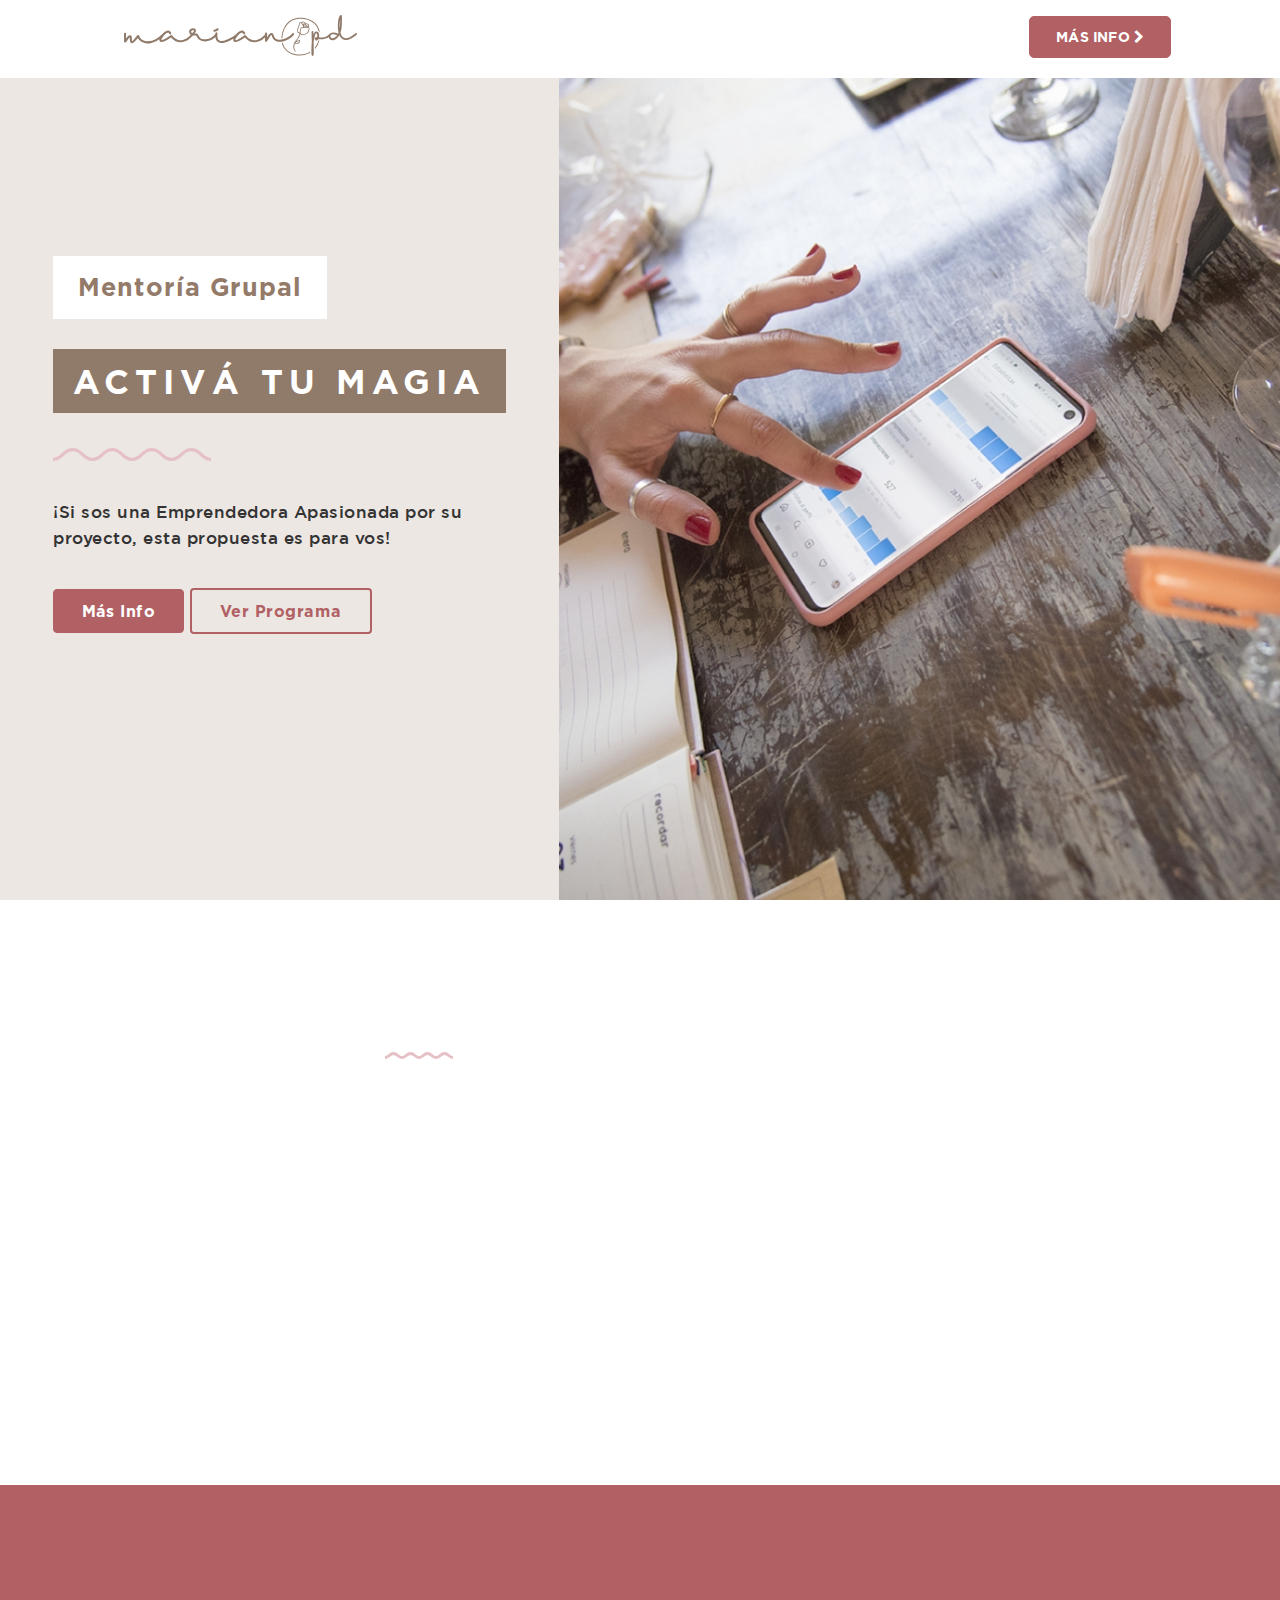
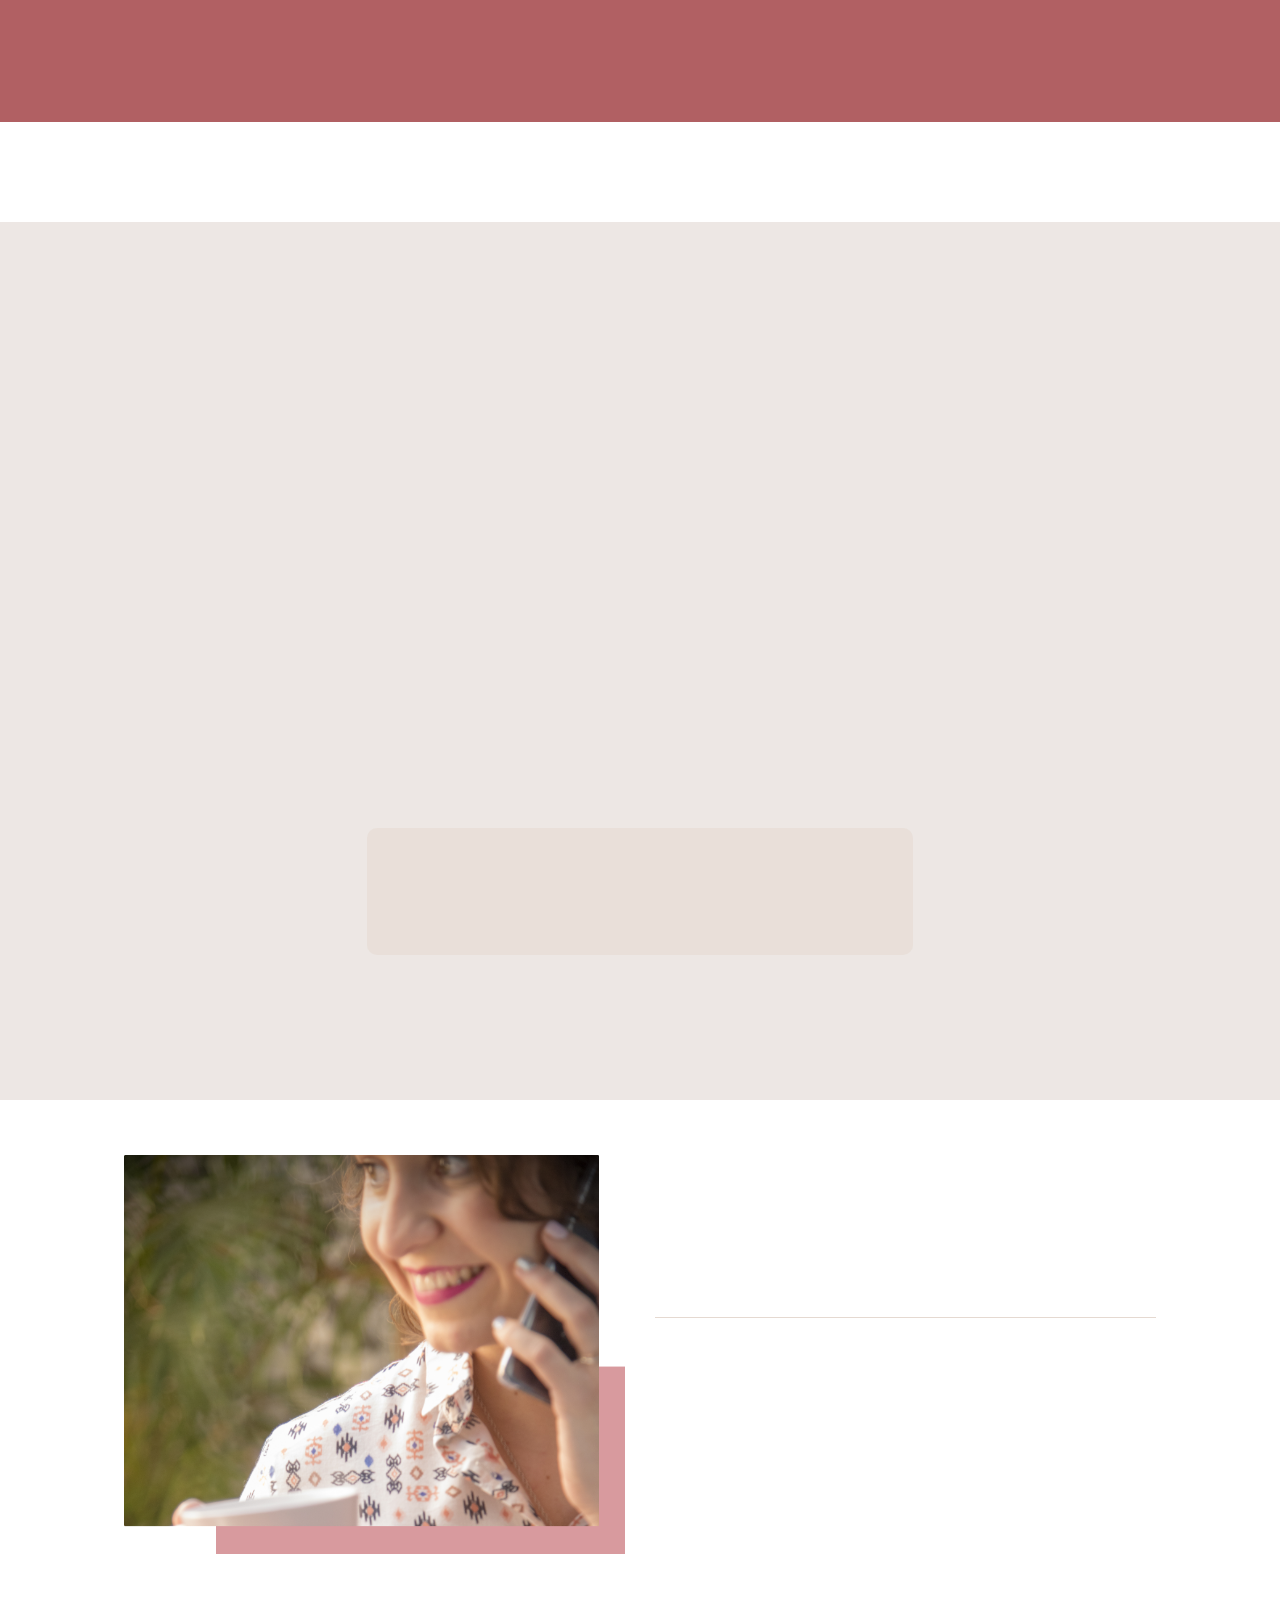
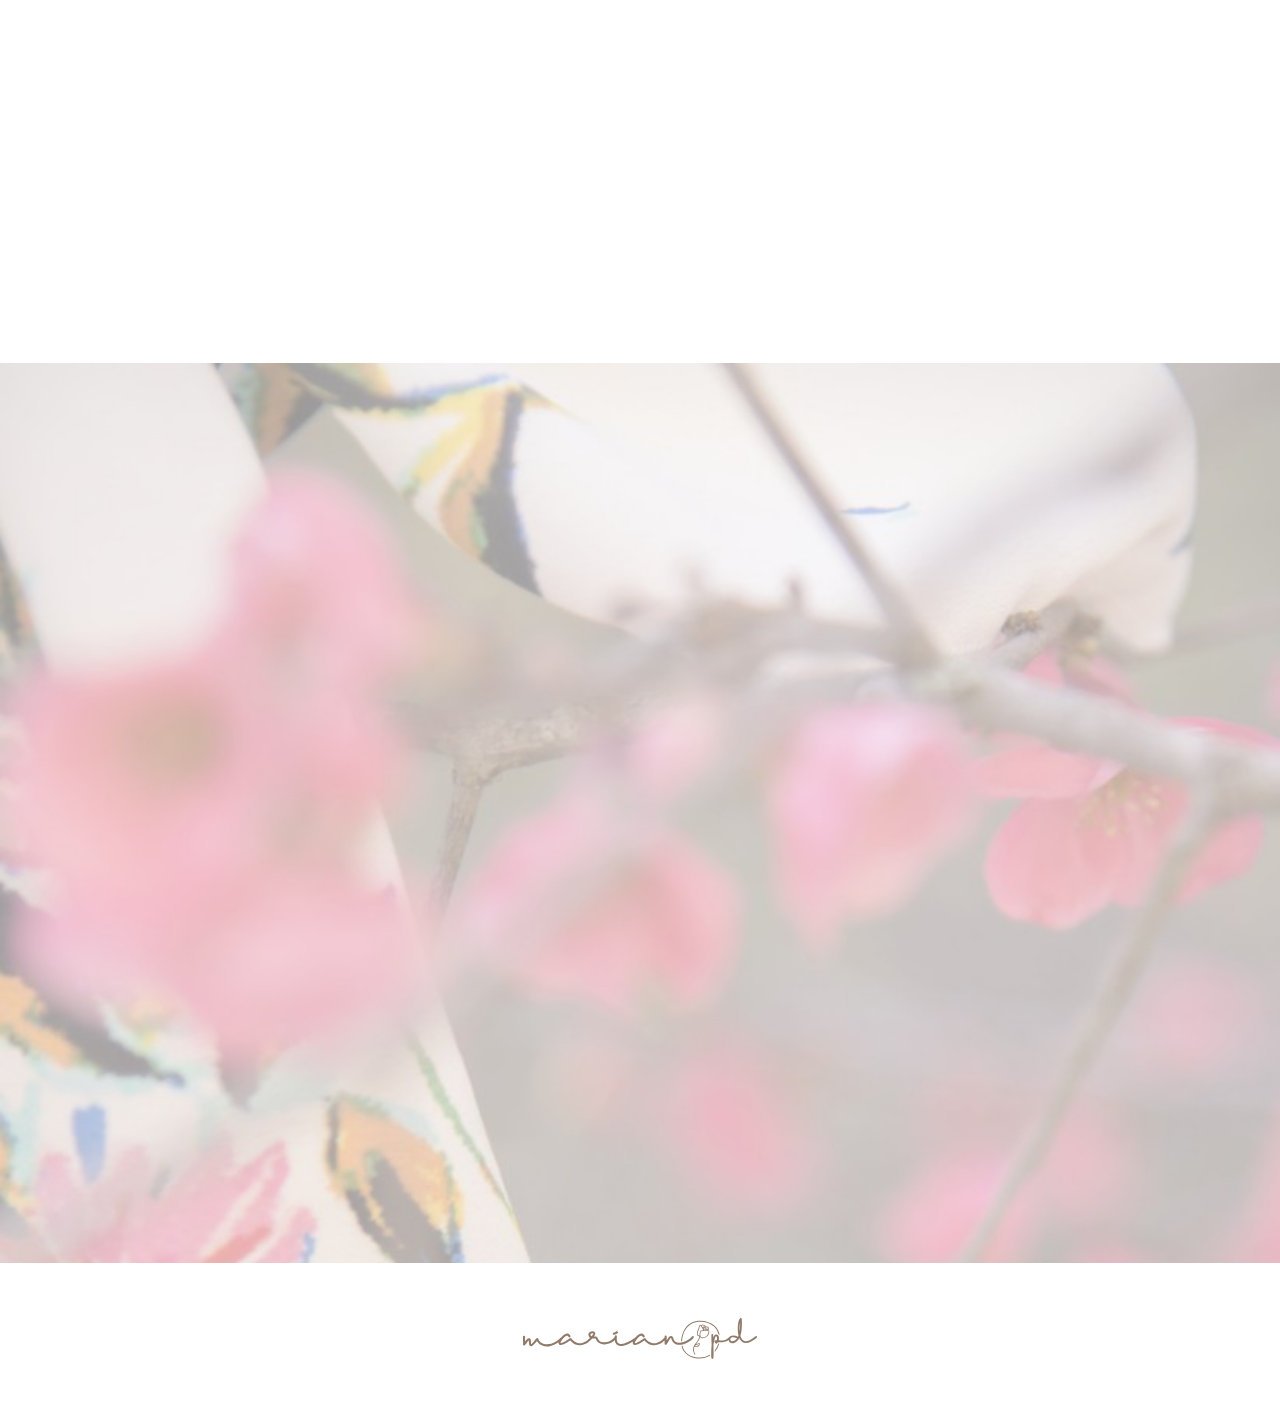
<file: mentoria.html>
<!DOCTYPE html>
<html lang="en">

<head>

	<meta http-equiv="content-type" content="text/html; charset=UTF-8">

	<title>Marian.pd</title>

	<meta name="viewport" content="width=device-width, initial-scale=1.0">
	<meta name="description" content="">
	<meta name="keywords" content="">
	<meta name="author" content="">

	<!-- FAVICON -->
	<link rel="shortcut icon" href="images/favicon.png">

	<!-- BOOTSTRAP -->
	<link rel="stylesheet" href="css/bootstrap.min.css">

	<!-- ICONS -->
	<!-- <link rel="stylesheet" href="css/ilmosys-icons.css"> -->
	<link rel="stylesheet" href="css/icons/fontawesome/css/style.css">
	<!-- <link rel="stylesheet" href="css/icons/style.css"> -->
	<!-- <link rel="stylesheet" href="css/icons/icon2/style.css">
	<link rel="stylesheet" href="js/vendors/swipebox/css/swipebox.min.css"> -->


	<!-- THEME / PLUGIN CSS -->
	<link rel="stylesheet" href="js/vendors/slick/slick.css">
	<link rel="stylesheet" href="css/style.css?version=2.3">
	<link rel="stylesheet" href="https://cdnjs.cloudflare.com/ajax/libs/animate.css/4.0.0/animate.min.css" />
	<!-- HTML5 Shim and Respond.js IE8 support of HTML5 elements and media queries -->
	<!-- WARNING: Respond.js doesn't work if you view the page via file:// -->
	<!--[if lt IE 9]>
		<script src="https://oss.maxcdn.com/libs/html5shiv/3.7.0/html5shiv.js"></script>
		<script src="https://oss.maxcdn.com/libs/respond.js/1.4.2/respond.min.js"></script>
	<![endif]-->

	<!-- Facebook Pixel Code -->
	<script>
		!function (f, b, e, v, n, t, s) {
			if (f.fbq) return; n = f.fbq = function () {
				n.callMethod ?
					n.callMethod.apply(n, arguments) : n.queue.push(arguments)
			};
			if (!f._fbq) f._fbq = n; n.push = n; n.loaded = !0; n.version = '2.0';
			n.queue = []; t = b.createElement(e); t.async = !0;
			t.src = v; s = b.getElementsByTagName(e)[0];
			s.parentNode.insertBefore(t, s)
		}(window, document, 'script',
			'https://connect.facebook.net/en_US/fbevents.js');
		fbq('init', '3207452602639019');
		fbq('track', 'PageView');
	</script>
	<noscript><img height="1" width="1" style="display:none"
			src="https://www.facebook.com/tr?id=3207452602639019&ev=PageView&noscript=1" /></noscript>
	<!-- End Facebook Pixel Code -->

	<!-- Global site tag (gtag.js) - Google Analytics -->
	<script async src="https://www.googletagmanager.com/gtag/js?id=UA-167872006-1"></script>
	<script>
		window.dataLayer = window.dataLayer || [];
		function gtag() { dataLayer.push(arguments); }
		gtag('js', new Date());

		gtag('config', 'UA-167872006-1');
	</script>
	<!-- Hotjar Tracking Code for https://marianpd.com -->
	<script>
		(function (h, o, t, j, a, r) {
			h.hj = h.hj || function () { (h.hj.q = h.hj.q || []).push(arguments) };
			h._hjSettings = { hjid: 1859714, hjsv: 6 };
			a = o.getElementsByTagName('head')[0];
			r = o.createElement('script'); r.async = 1;
			r.src = t + h._hjSettings.hjid + j + h._hjSettings.hjsv;
			a.appendChild(r);
		})(window, document, 'https://static.hotjar.com/c/hotjar-', '.js?sv=');
	</script>
	<script src="https://code.jquery.com/jquery-3.4.1.min.js"
		integrity="sha256-CSXorXvZcTkaix6Yvo6HppcZGetbYMGWSFlBw8HfCJo=" crossorigin="anonymous"></script>
	<script src="https://www.google.com/recaptcha/api.js?render=6Lf_eMEZAAAAAG2H4Y1NGxz0zBWewXK2maqkfRt8"></script>

</head>

<body id="page-top">

	<div class="body">
		<!-- HEADER -->
		<header>
			<nav class="navbar-inverse navbar-lg navbar-fixed-top">
				<div class="container">
					<div class="navbar-header">
						<a href="index.html" class="navbar-brand brand"><img src="images/logo.svg" alt="logo"></a>
					</div>
					<div class="collapse navbar-collapse" id="bs-example-navbar-collapse-1">
						<ul class="nav navbar-nav navbar-right navbar-login">
							<!-- <li>
							<a href="masterclass.html" class="page-scroll"> Masterclass  <i class="fa fa-chevron-right"></i></a>
						</li> -->
							<li>
								<a href="#contacto" class="page-scroll"> Más Info <i
										class="fa fa-chevron-right"></i></a>
							</li>
						</ul>

					</div>
				</div>
			</nav>
		</header>

		<!-- INTRO -->
		<div id="home" class="intro bg-intro d-flex align-center">
			<!-- <div class="overlay"></div> -->
			<div class="container w-100">
				<div class="row align-center d-flex row">
					<div class="col-sm-12 col-md-5 intro-form">
						<h2 class="masterclass mb-3 animate__animated animate__fadeInLeft">Mentoría Grupal</h2>
						<h2 class="marian text-white mb-1 animate__animated animate__fadeInLeft">Activá tu Magia</h2>
						<img src="images/separador-rosa.svg" class="mt-3 animate__animated animate__fadeIn" alt="">
						<p class=" mb-4 mt-4 animate__animated animate__fadeInLeft animate__delay-1s">¡Si sos una
							Emprendedora Apasionada
							por su proyecto, esta propuesta es para vos!</p>
						<a href="#cafe"
							class="btn btn-md btn-primary page-scroll animate__animated animate__fadeInLeft animate__delay-1s">Más
							Info</a>
						<a href="#contacto"
							class="btn btn-md btn-line page-scroll animate__animated animate__fadeInLeft animate__delay-1s">Ver
							Programa</a>

					</div>

					<div class="col-md-7 intro3 hidden-xs hidden-sm animate__animated animate__fadeIn wow"></div>
				</div>
			</div>
		</div>

		<!-- Intro 1 -->
		<div class="intro mt-5 mb-5" id="cafe">
			<div class="container">
				<div class="row center-content">
					<div class="col-md-7 text-center">
						<h2 class="animate__animated animate__fadeInDown wow">¿Qué es una mentoría grupal?</h2>
						<img src="images/separador-rosa-mini.svg" class="mt-2 mb-2" alt="">
						<p class="font-light animate__animated animate__fadeInUp wow">Se trata de un asesoramiento
							intensivo con el principal objetivo de transformar tu proyecto en el mundo online trabajando
							sobre diversos conceptos que te ayudarán a comunicar tu propuesta de valor y a potenciar tu
							estrategia digital. Que sea grupal significa que llevarás el asesoramiento con
								emprendedoras que están en tu misma situación, con quienes compartirás la
							experiencia para crecer aún más, en comunidad. </p>
						<a href="#contacto"
							class="btn btn-lg btn-primary space20 page-scroll mt-3 animate__animated animate__bounceIn wow"
							data-wow-delay=".4s">¡QUIERO SABER MÁS!</a>
					</div>

					<div class="col-md-5">
						<img src="images/mentoria.png"
							class="center-block img-responsive animate__animated animate__fadeInRight wow" alt="" />
					</div>
				</div>
			</div>
		</div>

		<!-- PARALLAX -->
		<section class="parallax-content cta-oscuro text-center " data-stellar-background-ratio="0.4">
			<div class="container">
				<div class="row">
					<div class="col-md-12 tc text-center animate__animated animate__fadeInUp wow">
						<h1 class="mb-3 mb-sm-0 text-white">Ver programa y precio </h1>
						<a href="#contacto" class="btn btn-lg btn-light page-scroll">Click Aquí</a>
					</div>
				</div>
			</div>
		</section>

		<!-- TESTIMONIALS -->
		<div id="reviews" class="testimonials-white">

			<div class="container" style="padding: 0px;">

				<div class="row d-flex">
					<div class="col-md-6 col-xs-12 col-sm-12 text-center hidden-sm hidden-xs">
						<img src="images/mentoria3.png"
							class="animate__animated animate__fadeInLeft wow img-responsive " alt="">
					</div>
					<div class="align-center col-md-6 col-sm-12 col-xs-12 d-flex">
						<div class="about-inline">
							<!-- <img src="images/corazon.svg" class="mb-4 animate__animated animate__fadeIn wow"" alt=""> -->
							<h3 class="mb-4 animate__animated animate__fadeInDown wow" data-wow-delay=".2s">¿Qué
								lograrás al finalizar el proceso de Mentoría?</h3>
							<hr class="mb-4" style="border-color:#E5C1C5;">
							<div class="row mb-3 animate__animated animate__fadeInUp wow" data-wow-delay=".2s">
								<div class="col-xs-1 tilde"> <img src="images/list.svg" alt=""></div>
								<div class="col-xs-11 list">
									Potenciar tu propuesta de valor
								</div>
							</div>
							<div class="row mb-3 animate__animated animate__fadeInUp wow" data-wow-delay=".2s">
								<div class="col-xs-1 tilde"> <img src="images/list.svg" alt=""></div>
								<div class="col-xs-11 list">
									Comunicar tu diferencial
								</div>
							</div>
							<div class="row mb-3 animate__animated animate__fadeInUp wow" data-wow-delay=".2s">
								<div class="col-xs-1 tilde"> <img src="images/list.svg" alt=""></div>
								<div class="col-xs-11 list">
									Reconocer a tu cliente ideal y conectar con tu audiencia
								</div>
							</div>
							<div class="row mb-3 animate__animated animate__fadeInUp wow" data-wow-delay=".2s">
								<div class="col-xs-1 tilde"> <img src="images/list.svg" alt=""></div>
								<div class="col-xs-11 list">
									Mejorar la estética de tus canales digitales
								</div>
							</div>
							<div class="row mb-3 animate__animated animate__fadeInUp wow" data-wow-delay=".2s">
								<div class="col-xs-1 tilde"> <img src="images/list.svg" alt=""></div>
								<div class="col-xs-11 list">
									Planificar y ordenar tus ideas
								</div>
							</div>
							<div class="row mb-3 animate__animated animate__fadeInUp wow" data-wow-delay=".2s">
								<div class="col-xs-1 tilde"> <img src="images/list.svg" alt=""></div>
								<div class="col-xs-11 list">
									Crear tu calendario contenido para redes sociales
								</div>
							</div>
							<div class="row mb-3 animate__animated animate__fadeInUp wow" data-wow-delay=".2s">
								<div class="col-xs-1 tilde"> <img src="images/list.svg" alt=""></div>
								<div class="col-xs-11 list">
									Habrás conocido a emprendedoras muy lo más con quienes crearás las mejores alianzas
								</div>
							</div>

						</div>
					</div>
					<div class="col-md-6 col-xs-12 col-sm-12 text-center hidden-md hidden-lg">
						<img src="images/mentoria3.png"
							class="animate__animated animate__fadeInLeft wow img-responsive " alt="">
					</div>
					<!-- <div class="col-md-3 col-xs-12 col-sm-12 text-right">
						<img src="images/master2.jpg" class="animate__animated animate__fadeInRight wow" alt="">
					</div> -->
				</div>
			</div>
		</div>

		<!-- TESTIMONIALS -->

		<!-- SERVICES -->
		<div class="motivos">
			<div class="container">
				<div class="about-inline mb-4 mb-sm-0 text-center">
					<div class="container ">
						<h2 class=" animate__animated animate__fadeIn wow">La experiencia </h2>
						<img src="images/separador-rosa-mini.svg" class="mt-2  animate__animated animate__fadeIn wow"
							data-wow-delay=".2s" alt="">
					</div>
				</div>

				<div class="service3 icon-box-square">
					<div class="container">
						<div class="row">

							<div class="col-md-3 animate__animated animate__fadeInUp wow" data-wow-delay=".4s">
								<div class="text-center">
									<div class="services-content">
										<img src="images/check.svg" alt="">
										<h3>2 meses de<br>asesoramiento full</h3>

									</div>
								</div>
							</div>

							<div class="col-md-3 animate__animated animate__fadeInUp wow" data-wow-delay=".5s">
								<div class="text-center">
									<div class="services-content">
										<img src="images/check.svg" alt="">
										<h3>Sesiones online y en vivo con emprendedoras muy lo más</h3>

									</div>
								</div>
							</div>

							<div class="col-md-3 animate__animated animate__fadeInUp wow" data-wow-delay=".6s">
								<div class="text-center">

									<div class="services-content">
										<img src="images/check.svg" alt="">
										<h3>Recomendaciones 100% personalizadas para tu proyecto</h3>

									</div>
								</div>
							</div>

							<div class="col-md-3 animate__animated animate__fadeInUp wow" data-wow-delay=".7s">
								<div class="text-center">

									<div class="services-content">
										<img src="images/check.svg" alt="">
										<h3>Invitadas<br>especiales</h3>

									</div>
								</div>
							</div>

						</div>
					</div>

				</div>
			</div>
		</div>
		<!-- PARALLAX -->
		<section class="parallax-content bg-multiply text-center " data-stellar-background-ratio="0.4">
			<div class="container">
				<div class="row">
					<div class="col-md-12 tc text-center animate__animated animate__fadeInUp wow">
						<h1 class="mb-3 mb-sm-0 text-white">¡Quiero saber más! </h1>
						<a href="#contacto" class="btn btn-lg btn-light page-scroll">Click Aquí</a>
					</div>
				</div>
			</div>
		</section>
		<!-- PARALLAX -->
		<!-- <section class="parallax-content parallax1 text-center" data-stellar-background-ratio="0.4" id="cafe">
		<div class="container">
			<div class="row">
				<div class="col-md-6">
					<img src="images/cafe-img.png" class="img-responsive" alt="">
				</div>
				<div class="col-md-6">
					<div class="about-inline text-center ">
						<img src="images/cafe.svg" class="mb-4" alt="">
						<h4 class="mb-4">Vamos a conversar sobre tu propuesta de valor y cómo diferenciarte de tu competencia, analizaremos las formas de identificar a tu cliente ideal, los aspectos a tener en cuenta para crear la personalidad e identidad de tu marca y muchas ideas para generar contenido diferente y organizarlo en un calendario. </h4>
						<a href="#contacto" class="btn btn-lg btn-primary space20 page-scroll mt-4">Quiero Inscribirme</a>
					</div>
				</div>
			</div>
        </div>
	</section> -->

		<div class="space100"></div>

		<!-- TESTIMONIALS -->
		<div id="reviews" class="ejes-white mb-0">

			<div class="container" style="padding: 0px;">

				<div class="row mb-5">
					<div class="col-md-3 col-sm-12 col-xs-12">

					</div>
					<div class="col-md-6 col-sm-12 col-xs-12 d-flex align-center text-center"
						style="flex-direction: column;">
						<h2 class="mb-1 animate__animated animate__fadeInDown wow text-center" data-wow-delay=".2s">
							¿Cuáles son los ejes que desarrollaremos en cada encuentro?</h2>
						<img src="images/separador-rosa-mini.svg"
							class="mt-2 text-center animate__animated animate__fadeIn wow" data-wow-delay=".4s" alt="">
					</div>
					<div class="col-md-3 col-sm-12 col-xs-12">

					</div>
				</div>

				<div class="row animate__animated animate__fadeInDown wow" data-wow-delay=".5s">
					<div class="col-md-3 col-sm-12 col-xs-12">
						<div class="ejes">
							<img src="images/ejes/eje1.svg" alt="">
							<h4>Emprendedoras apasionadas:<br>Tu proyecto</h4>
						</div>
					</div>
					<div class="col-md-3 col-sm-12 col-xs-12">
						<div class="ejes">
							<img src="images/ejes/eje2.svg" alt="">
							<h4>Propuesta de valor:<br>Tu diferencial</h4>
						</div>
					</div>
					<div class="col-md-3 col-sm-12 col-xs-12">
						<div class="ejes">
							<img src="images/ejes/eje3.svg" alt="">
							<h4>Cliente ideal:<br>Tu público objetivo</h4>
						</div>
					</div>
					<div class="col-md-3 col-sm-12 col-xs-12">
						<div class="ejes">
							<img src="images/ejes/eje4.svg" alt="">
							<h4>Identidad visual:<br>Tu vidriera digital</h4>
						</div>
					</div>
				</div>

				<div class="row animate__animated animate__fadeInDown wow " data-wow-delay=".5s">
					<div class="col-md-3 col-sm-12 col-xs-12">
						<div class="ejes">
							<img src="images/ejes/eje5.svg" alt="">
							<h4>Planificación y Objetivos de marca</h4>
						</div>
					</div>
					<div class="col-md-3 col-sm-12 col-xs-12">
						<div class="ejes">
							<img src="images/ejes/eje6.svg" alt="">
							<h4>Invitada especial (Surprise)</h4>
						</div>
					</div>
					<div class="col-md-3 col-sm-12 col-xs-12">
						<div class="ejes">
							<img src="images/ejes/eje7.svg" alt="">
							<h4>Calendario contenido para redes sociales</h4>
						</div>
					</div>
					<div class="col-md-3 col-sm-12 col-xs-12">
						<div class="ejes">
							<img src="images/ejes/eje8.svg" alt="">
							<h4>Vos, yo y tu proyecto:<br><span>Una instancia 100% personalizada repasando el trabajo
									realizado y aplicado en tu emprendimiento</span></h4>
						</div>
					</div>
				</div>


				<div class="row mb-5 mt-5 mb-sm-0">
					<div class="col-md-3 col-sm-12 col-xs-12">

					</div>
					<div class="col-md-6 col-sm-12 col-xs-12 d-flex align-center p-1 bg-cta text-center"
						style="flex-direction: column;border-radius: 10px;">
						<h2 class="mb-1 animate__animated animate__fadeInDown wow text-center" data-wow-delay=".2s">
							¡Atenti que son cupos súper limitados!</h2>
						<a href="#contacto"
							class="btn btn-lg btn-primary space20 page-scroll mt-1 mb-0 animate__animated animate__bounceIn wow"
							data-wow-delay=".4s">¡Sí, me interesa!</a>
					</div>
					<div class="col-md-3 col-sm-12 col-xs-12">

					</div>
				</div>
			</div>
		</div>
		<!-- TESTIMONIALS -->

		<!-- PARALLAX -->
		<section class="parallax-content parallax1 mt-0" data-stellar-background-ratio="0.4" id="cafe">
			<div class="container">
				<div class="row">
					<div class="col-md-6">
						<img src="images/cafe-img.png" class="img-responsive" alt="">
					</div>
					<div class="col-md-6">
						<div class="about-inline mt-5 ">
							<h3 class="mb-4 animate__animated animate__fadeInDown wow" data-wow-delay=".2s">Ser parte de
								la Mentoría Grupal te dará acceso a</h3>
							<hr class="mb-4" style="border-color:#E5D9D1;">
							<div class="row mb-3  animate__animated animate__fadeInUp wow" data-wow-delay=".2s">
								<div class="col-xs-1 tilde"> <img src="images/list2.svg" alt=""></div>
								<div class="col-xs-11 list">
									Un grupo de Whatsapp donde compartiremos inquietudes y experiencias relacionadas
								</div>
							</div>
							<div class="row mb-3 animate__animated animate__fadeInUp wow" data-wow-delay=".2s">
								<div class="col-xs-1 tilde"> <img src="images/list2.svg" alt=""></div>
								<div class="col-xs-11 list">
									Un grupo cerrado de Facebook en donde comparto contenido exclusivo
								</div>
							</div>
							<div class="row mb-3 animate__animated animate__fadeInUp wow" data-wow-delay=".2s">
								<div class="col-xs-1 tilde"> <img src="images/list2.svg" alt=""></div>
								<div class="col-xs-11 list">
									Un cuadernillo de ejercicios, con tips y recomendaciones que podrás aplicar a tu
									proyecto durante el proceso de consultoría
								</div>
							</div>
							<div class="row mb-3 animate__animated animate__fadeInUp wow" data-wow-delay=".2s">
								<div class="col-xs-1 tilde"> <img src="images/list2.svg" alt=""></div>
								<div class="col-xs-11 list">
									Instancias 100% personalizadas en donde te daré mis recomendaciones para avanzar aún
									más
								</div>
							</div>
							<div class="row mb-3 animate__animated animate__fadeInUp wow" data-wow-delay=".2s">
								<div class="col-xs-1 tilde"> <img src="images/list2.svg" alt=""></div>
								<div class="col-xs-11 list">
									Precio promocional en consultorías personalizadas
								</div>
							</div>

							<!-- <a href="#contacto" class="btn btn-lg btn-primary space20 page-scroll mt-4">Quiero Inscribirme</a> -->
						</div>
					</div>
				</div>
			</div>
		</section>

		<!-- Formulario -->
		<div class="align-center d-flex intro intro-benifits2 intro-benifits-bg" id="contacto">
			<div class="container">
				<div class="row center-content">
					<div class="col-md-3"></div>
					<div class="col-md-6">
						<div class="intro-form bg-cream text-center animate__animated animate__bounceIn wow">
							<h4 class="mentoria">¡Completá el formulario para<br> sumarte a la lista de espera!</h4>
							<img src="images/separador-rosa-mini.svg" class="mt-1 mb-1" alt="">
							<h1 class="mb-4">Próxima edición: Octubre 2020</h1>
							<form action="contact-form.php" method="POST">
								<input name="form-type" value="mentoria" type="hidden">

								<div class="row">
									<div class="col-md-12 col-sm-12 form-group">
										<input name="name" placeholder="Nombre y Apellido" required type="text"
											class="form-control">
									</div>
									<div class="col-md-12 col-sm-12 form-group">
										<input name="email" placeholder="Email" required type="email"
											class="form-control">
									</div>
									<div class="col-lg-12 col-sm-12 form-group">
										<input name="wp" placeholder="Whatsapp" required type="number"
											class="form-control">
									</div>
									<div class="col-md-12 col-sm-12 form-group">
										<input name="localidad" placeholder="Localidad" required type="text"
											class="form-control">
									</div>
									<div class="col-lg-12 col-sm-12 form-group">
										<input name="insta" placeholder="Nombre/Instagram de tu emprendimiento"
											type="text" class="form-control">
									</div>
								</div>
								<button class="btn btn-lg btn-primary mt-2" type="submit">Reservar lugar</button>
							</form>
						</div>
						<div class="col-md-3"></div>
					</div>
				</div>
			</div>
		</div>
		<section>
			<div class="container">
				<div class="row">
					<div class="col-lg-12 text-center mt-5 mb-5">
						<img src="images/logo.svg" alt="Marian PD">
					</div>
				</div>
			</div>
		</section>


	</div>





	<script>
		$('form').submit(function (event) {
			event.preventDefault();
			grecaptcha.ready(function () {
				grecaptcha.execute('6Lf_eMEZAAAAAG2H4Y1NGxz0zBWewXK2maqkfRt8', { action: 'cafecito' }).then(function (token) {
					$('form').prepend('<input type="hidden" name="token" value="' + token + '">');
					$('form').prepend('<input type="hidden" name="action" value="cafecito">');
					$('form').unbind('submit').submit();
				});;
			});
		});
	</script>



	<!-- JAVASCRIPT =============================-->
	<script src="js/jquery.js"></script>
	<script src="js/bootstrap.min.js"></script>
	<!-- <script src="js/vendors/slick/slick.min.js"></script> -->
	<script src="js/vendors/jquery.easing.min.js"></script>
	<script src="js/vendors/stellar.js"></script>
	<!-- <script src="js/vendors/isotope/isotope.pkgd.js"></script>
<script src="js/vendors/swipebox/js/jquery.swipebox.min.js"></script> -->
	<script src="js/main.js"></script>
	<script src="js/wow.js"></script>
	<script>
		new WOW().init();
	</script>
	<!-- <script src="js/vendors/mc/jquery.ketchup.all.min.js"></script> -->
	<!-- <script src="js/vendors/mc/main.js"></script> -->
	<!-- <script src="https://maps.googleapis.com/maps/api/js?sensor=false"></script> -->
	<!-- <script src="js/vendors/gmap.js"></script> -->
</body>

</html>
</file>
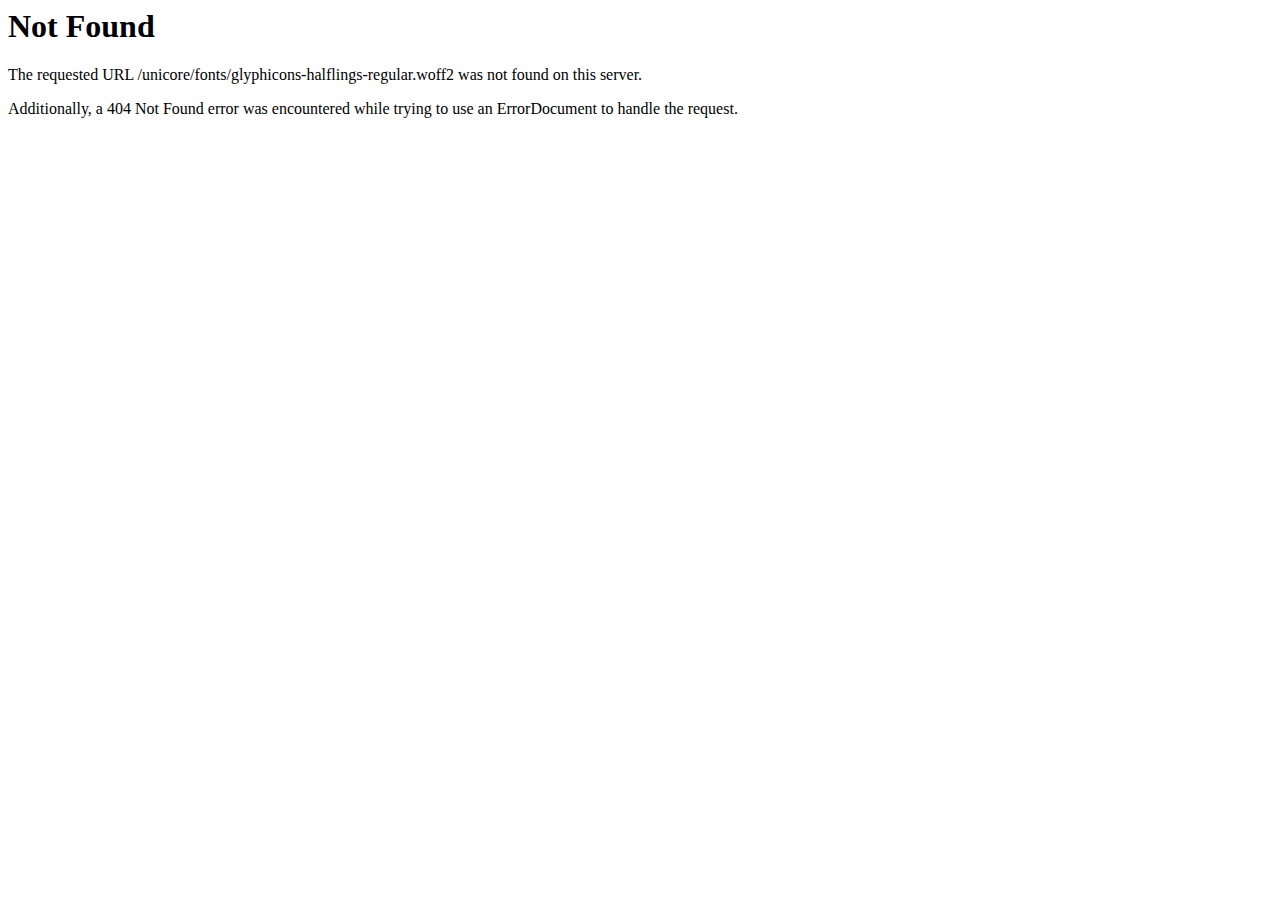
<file: fonts/glyphicons-halflings-regular-2.html>
<!DOCTYPE HTML PUBLIC "-//IETF//DTD HTML 2.0//EN">
<html><head>
<title>404 Not Found</title>
</head><body>
<h1>Not Found</h1>
<p>The requested URL /unicore/fonts/glyphicons-halflings-regular.woff2 was not found on this server.</p>
<p>Additionally, a 404 Not Found
error was encountered while trying to use an ErrorDocument to handle the request.</p>
</body></html>
</file>
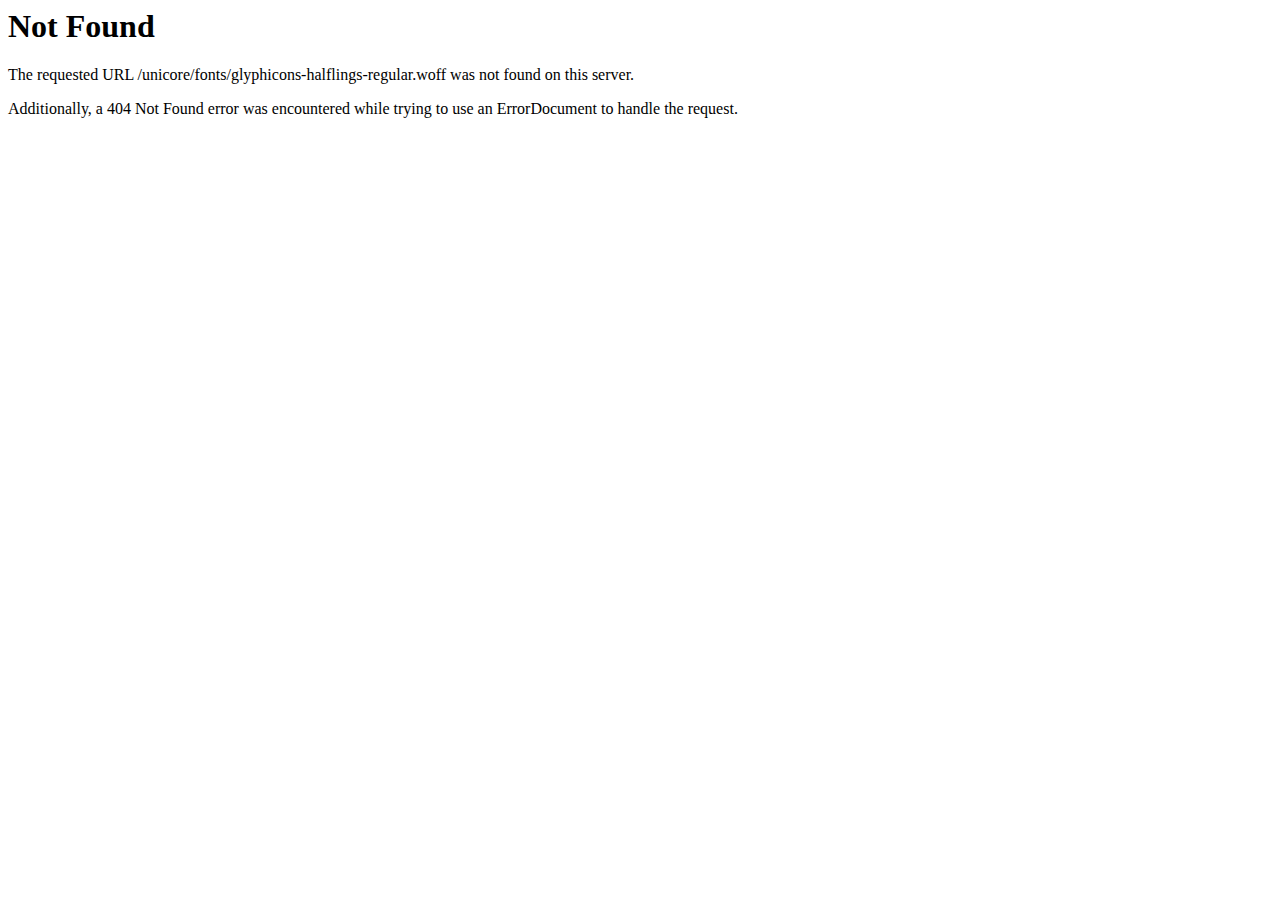
<file: fonts/glyphicons-halflings-regular-3.html>
<!DOCTYPE HTML PUBLIC "-//IETF//DTD HTML 2.0//EN">
<html><head>
<title>404 Not Found</title>
</head><body>
<h1>Not Found</h1>
<p>The requested URL /unicore/fonts/glyphicons-halflings-regular.woff was not found on this server.</p>
<p>Additionally, a 404 Not Found
error was encountered while trying to use an ErrorDocument to handle the request.</p>
</body></html>
</file>
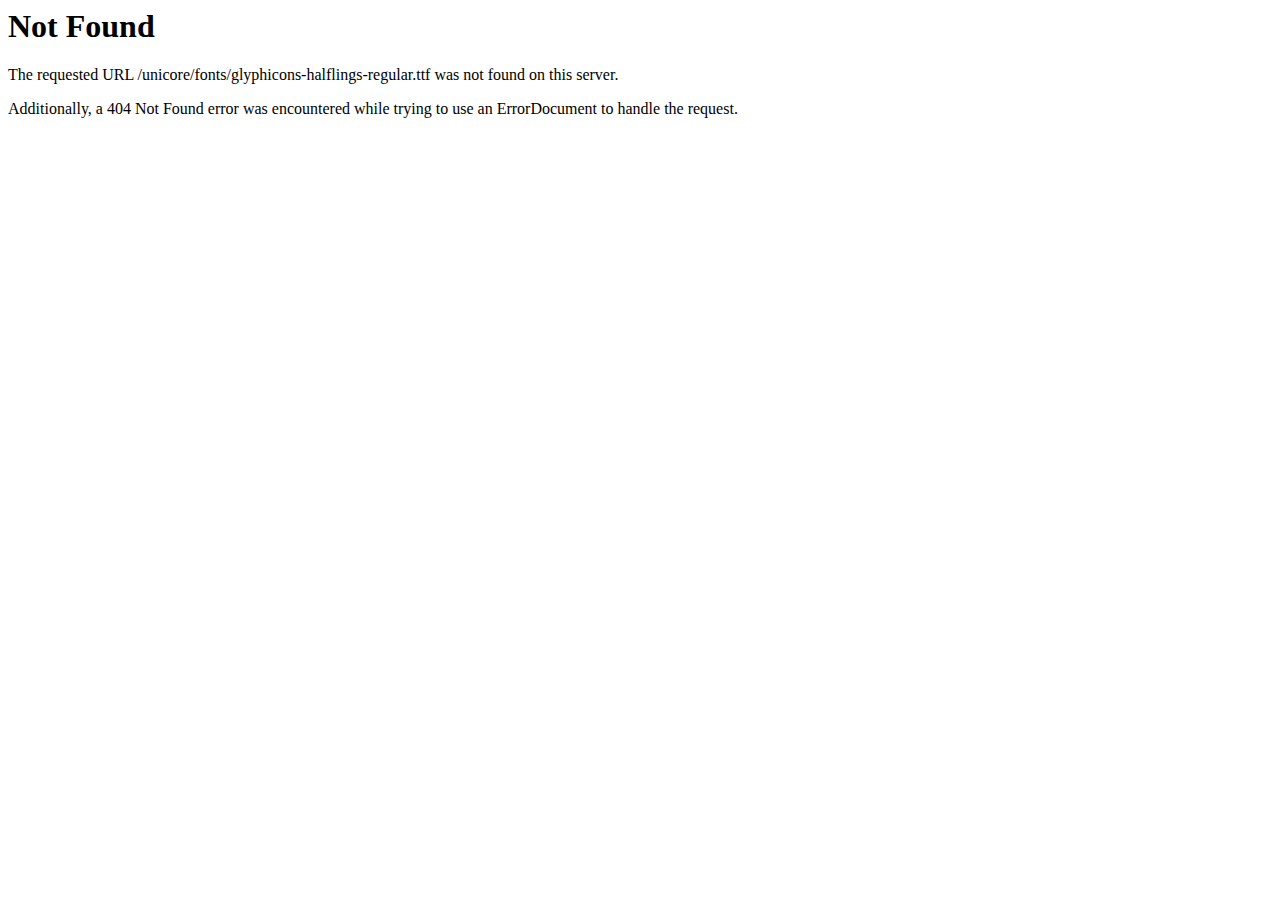
<file: fonts/glyphicons-halflings-regular-4.html>
<!DOCTYPE HTML PUBLIC "-//IETF//DTD HTML 2.0//EN">
<html><head>
<title>404 Not Found</title>
</head><body>
<h1>Not Found</h1>
<p>The requested URL /unicore/fonts/glyphicons-halflings-regular.ttf was not found on this server.</p>
<p>Additionally, a 404 Not Found
error was encountered while trying to use an ErrorDocument to handle the request.</p>
</body></html>
</file>
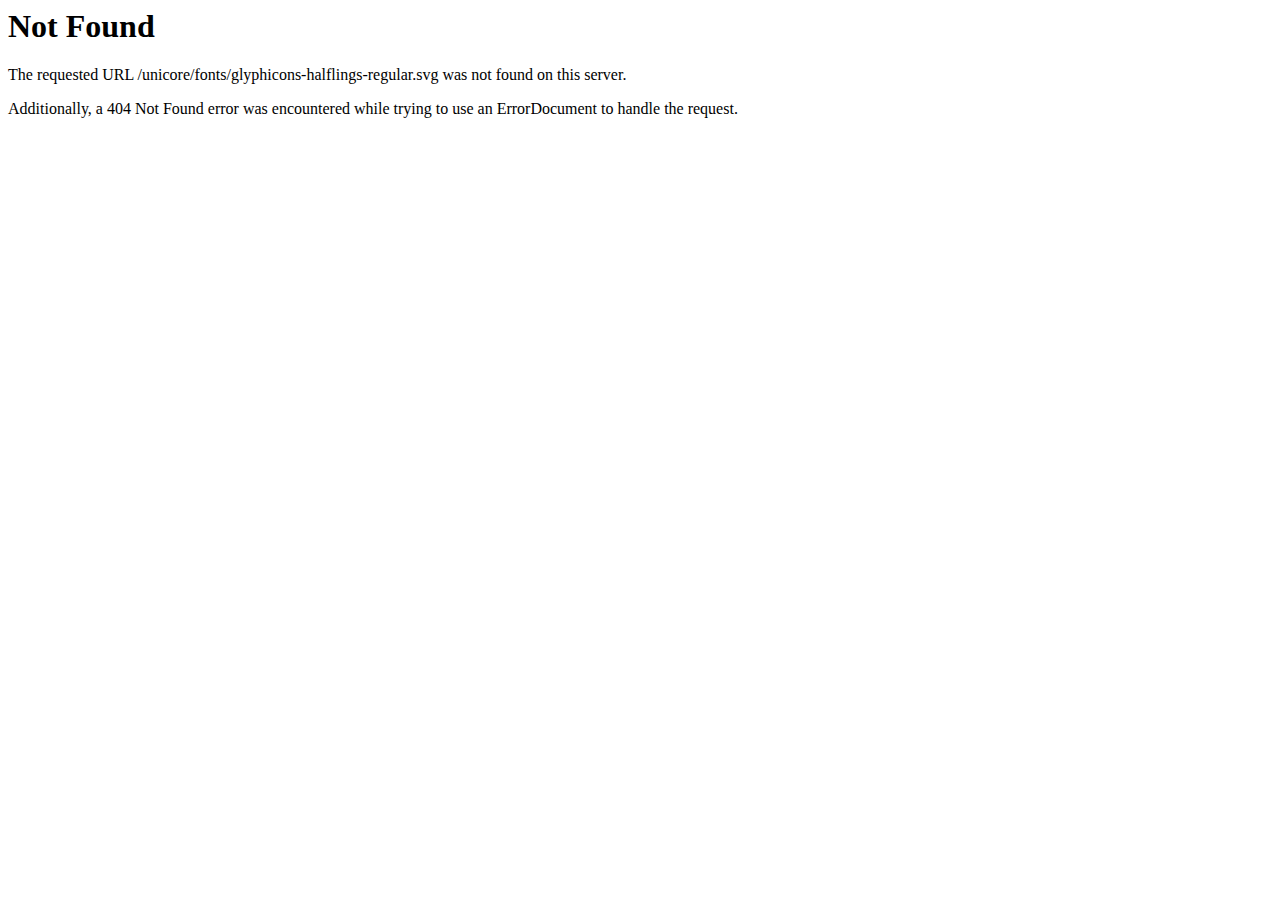
<file: fonts/glyphicons-halflings-regular-5.html>
<!DOCTYPE HTML PUBLIC "-//IETF//DTD HTML 2.0//EN">
<html><head>
<title>404 Not Found</title>
</head><body>
<h1>Not Found</h1>
<p>The requested URL /unicore/fonts/glyphicons-halflings-regular.svg was not found on this server.</p>
<p>Additionally, a 404 Not Found
error was encountered while trying to use an ErrorDocument to handle the request.</p>
</body></html>
</file>
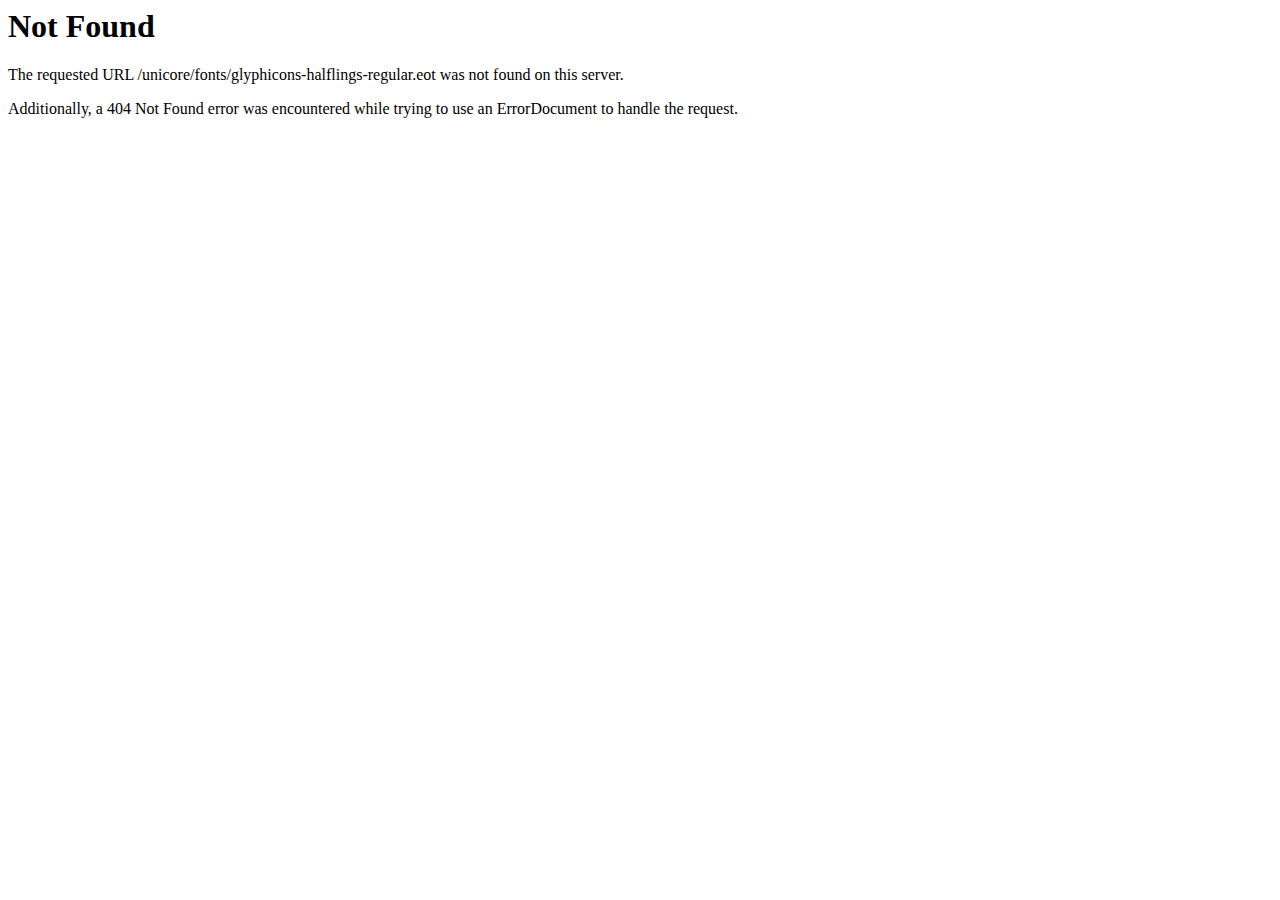
<file: fonts/glyphicons-halflings-regular.html>
<!DOCTYPE HTML PUBLIC "-//IETF//DTD HTML 2.0//EN">
<html><head>
<title>404 Not Found</title>
</head><body>
<h1>Not Found</h1>
<p>The requested URL /unicore/fonts/glyphicons-halflings-regular.eot was not found on this server.</p>
<p>Additionally, a 404 Not Found
error was encountered while trying to use an ErrorDocument to handle the request.</p>
</body></html>
</file>
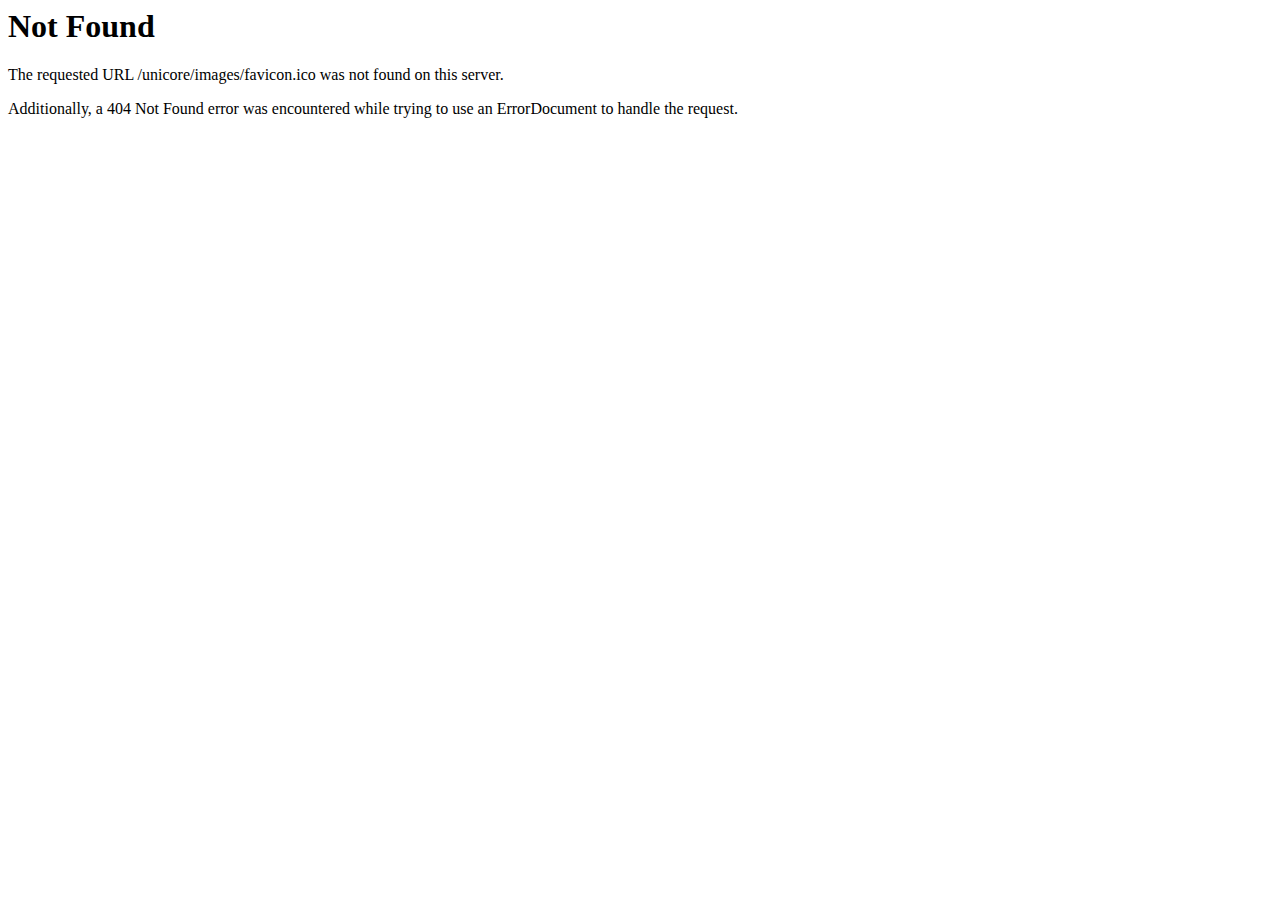
<file: images/favicon.html>
<!DOCTYPE HTML PUBLIC "-//IETF//DTD HTML 2.0//EN">
<html><head>
<title>404 Not Found</title>
</head><body>
<h1>Not Found</h1>
<p>The requested URL /unicore/images/favicon.ico was not found on this server.</p>
<p>Additionally, a 404 Not Found
error was encountered while trying to use an ErrorDocument to handle the request.</p>
</body></html>
</file>
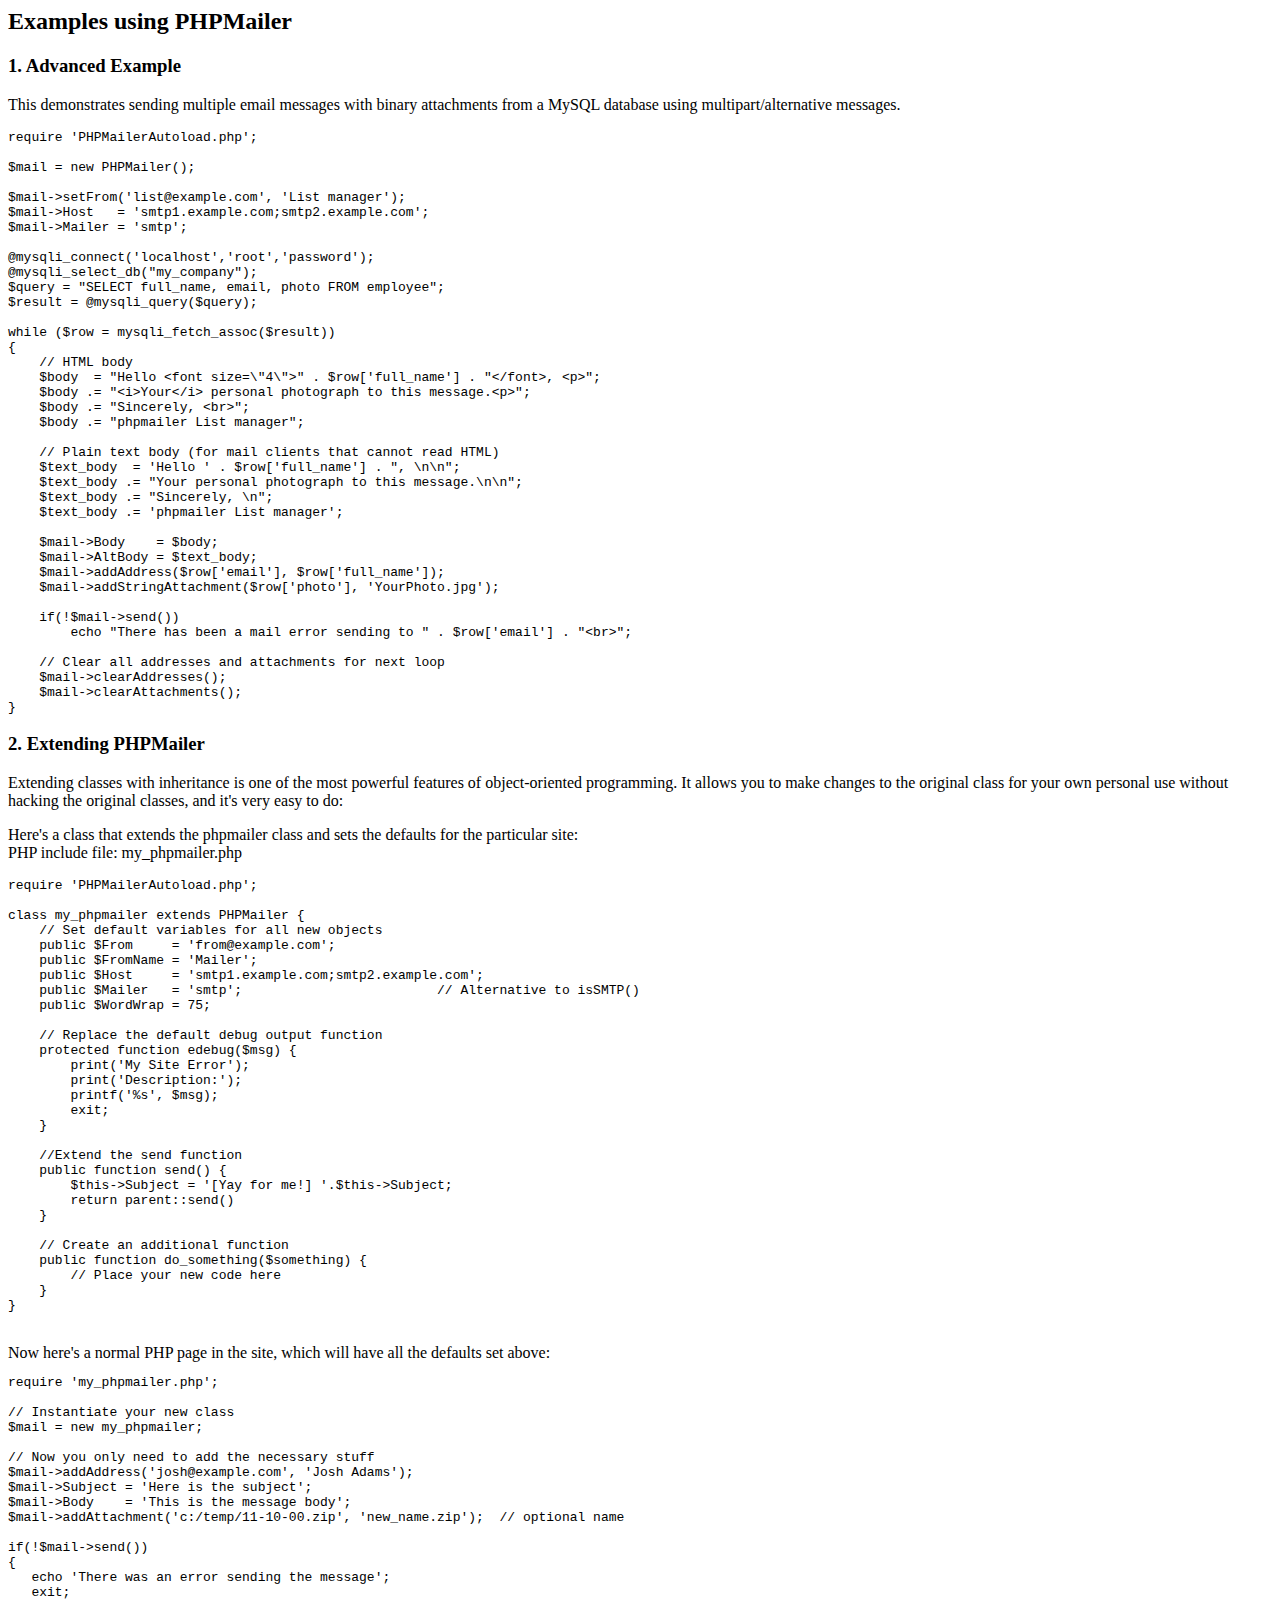
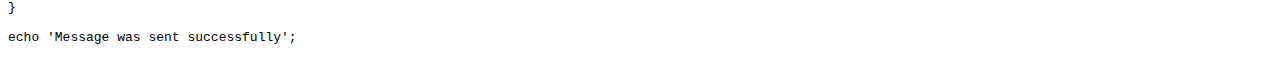
<file: php-mailer/docs/extending.html>
<html>
<head>
<title>Examples using phpmailer</title>
</head>

<body>

<h2>Examples using PHPMailer</h2>

<h3>1. Advanced Example</h3>
<p>

This demonstrates sending multiple email messages with binary attachments
from a MySQL database using multipart/alternative messages.<p>

<pre>
require 'PHPMailerAutoload.php';

$mail = new PHPMailer();

$mail->setFrom('list@example.com', 'List manager');
$mail->Host   = 'smtp1.example.com;smtp2.example.com';
$mail->Mailer = 'smtp';

@mysqli_connect('localhost','root','password');
@mysqli_select_db("my_company");
$query = "SELECT full_name, email, photo FROM employee";
$result = @mysqli_query($query);

while ($row = mysqli_fetch_assoc($result))
{
    // HTML body
    $body  = "Hello &lt;font size=\"4\"&gt;" . $row['full_name'] . "&lt;/font&gt;, &lt;p&gt;";
    $body .= "&lt;i&gt;Your&lt;/i&gt; personal photograph to this message.&lt;p&gt;";
    $body .= "Sincerely, &lt;br&gt;";
    $body .= "phpmailer List manager";

    // Plain text body (for mail clients that cannot read HTML)
    $text_body  = 'Hello ' . $row['full_name'] . ", \n\n";
    $text_body .= "Your personal photograph to this message.\n\n";
    $text_body .= "Sincerely, \n";
    $text_body .= 'phpmailer List manager';

    $mail->Body    = $body;
    $mail->AltBody = $text_body;
    $mail->addAddress($row['email'], $row['full_name']);
    $mail->addStringAttachment($row['photo'], 'YourPhoto.jpg');

    if(!$mail->send())
        echo "There has been a mail error sending to " . $row['email'] . "&lt;br&gt;";

    // Clear all addresses and attachments for next loop
    $mail->clearAddresses();
    $mail->clearAttachments();
}
</pre>
<p>

<h3>2. Extending PHPMailer</h3>
<p>

Extending classes with inheritance is one of the most
powerful features of object-oriented programming. It allows you to make changes to the
original class for your own personal use without hacking the original
classes, and it's very easy to do:

<p>
Here's a class that extends the phpmailer class and sets the defaults
for the particular site:<br>
PHP include file: my_phpmailer.php
<p>

<pre>
require 'PHPMailerAutoload.php';

class my_phpmailer extends PHPMailer {
    // Set default variables for all new objects
    public $From     = 'from@example.com';
    public $FromName = 'Mailer';
    public $Host     = 'smtp1.example.com;smtp2.example.com';
    public $Mailer   = 'smtp';                         // Alternative to isSMTP()
    public $WordWrap = 75;

    // Replace the default debug output function
    protected function edebug($msg) {
        print('My Site Error');
        print('Description:');
        printf('%s', $msg);
        exit;
    }

    //Extend the send function
    public function send() {
        $this->Subject = '[Yay for me!] '.$this->Subject;
        return parent::send()
    }

    // Create an additional function
    public function do_something($something) {
        // Place your new code here
    }
}
</pre>
<br>
Now here's a normal PHP page in the site, which will have all the defaults set above:<br>

<pre>
require 'my_phpmailer.php';

// Instantiate your new class
$mail = new my_phpmailer;

// Now you only need to add the necessary stuff
$mail->addAddress('josh@example.com', 'Josh Adams');
$mail->Subject = 'Here is the subject';
$mail->Body    = 'This is the message body';
$mail->addAttachment('c:/temp/11-10-00.zip', 'new_name.zip');  // optional name

if(!$mail->send())
{
   echo 'There was an error sending the message';
   exit;
}

echo 'Message was sent successfully';
</pre>
</body>
</html>
</file>
<file: css/ilmosys-icons.css>
@font-face {
  font-family: 'ilmosys-icons';
  src:  url('../fonts/ilmosys-icons.eot?e25dab');
  src:  url('../fonts/ilmosys-icons.eot?e25dab#iefix') format('embedded-opentype'),
    url('../fonts/ilmosys-icons.ttf?e25dab') format('truetype'),
    url('../fonts/ilmosys-icons.woff?e25dab') format('woff'),
    url('../fonts/ilmosys-icons.svg?e25dab#ilmosys-icons') format('svg');
  font-weight: normal;
  font-style: normal;
}

i {
  /* use !important to prevent issues with browser extensions that change fonts */
  speak: none;
  font-style: normal;
  font-weight: normal;
  font-variant: normal;
  text-transform: none;
  line-height: 1;

  /* Better Font Rendering =========== */
  -webkit-font-smoothing: antialiased;
  -moz-osx-font-smoothing: grayscale;
}

[class^="ilmosys-"], [class*="ilmosys-"] {
    /* use !important to prevent issues with browser extensions that change fonts */
    font-family: 'ilmosys-icons' !important;
    speak: none;
    font-style: normal;
    font-weight: normal;
    font-variant: normal;
    text-transform: none;
    line-height: 1;

}

.ilmosys-calendar-full:before {
  content: "\e90a";
}
.ilmosys-car:before {
  content: "\e90b";
}
.ilmosys-bus:before {
  content: "\e90c";
}
.ilmosys-camera:before {
  content: "\e90d";
}
.ilmosys-camera-video:before {
  content: "\e90e";
}
.ilmosys-bug:before {
  content: "\e90f";
}
.ilmosys-book-2:before {
  content: "\e910";
}
.ilmosys-bold:before {
  content: "\e911";
}
.ilmosys-book:before {
  content: "\e912";
}
.ilmosys-bicycle:before {
  content: "\e913";
}
.ilmosys-alarm:before {
  content: "\e900";
}
.ilmosys-apartment:before {
  content: "\e901";
}
.ilmosys-arrow-down:before {
  content: "\e902";
}
.ilmosys-arrow-down-circle:before {
  content: "\e903";
}
.ilmosys-arrow-left:before {
  content: "\e904";
}
.ilmosys-arrow-left-circle:before {
  content: "\e905";
}
.ilmosys-arrow-right:before {
  content: "\e906";
}
.ilmosys-arrow-right-circle:before {
  content: "\e907";
}
.ilmosys-arrow-up:before {
  content: "\e908";
}
.ilmosys-arrow-up-circle:before {
  content: "\e909";
}
</file>
<file: css/icons/style.css>
@font-face {
    font-family: 'un';
    src:    url('fonts/un3149.eot?jzbwqt');
    src:    url('fonts/un3149.eot?jzbwqt#iefix') format('embedded-opentype'),
        url('fonts/un3149.ttf?jzbwqt') format('truetype'),
        url('fonts/un3149.woff?jzbwqt') format('woff'),
        url('fonts/un3149.svg?jzbwqt#un') format('svg');
    font-weight: normal;
    font-style: normal;
}

[class^="icon-"], [class*=" icon-"] {
    /* use !important to prevent issues with browser extensions that change fonts */
    font-family: 'un' !important;
    speak: none;
    font-style: normal;
    font-weight: normal;
    font-variant: normal;
    text-transform: none;
    line-height: 1;

    /* Better Font Rendering =========== */
    -webkit-font-smoothing: antialiased;
    -moz-osx-font-smoothing: grayscale;
}

.icon-mobile:before {
    content: "\e00a";
}
.icon-laptop:before {
    content: "\e00b";
}
.icon-desktop:before {
    content: "\e00c";
}
.icon-tablet:before {
    content: "\e00d";
}
.icon-phone2:before {
    content: "\e00e";
}
.icon-document:before {
    content: "\e00f";
}
.icon-documents:before {
    content: "\e01a";
}
.icon-search3:before {
    content: "\e01b";
}
.icon-clipboard5:before {
    content: "\e01c";
}
.icon-newspaper:before {
    content: "\e01d";
}
.icon-notebook2:before {
    content: "\e01e";
}
.icon-book-open:before {
    content: "\e01f";
}
.icon-browser2:before {
    content: "\e02a";
}
.icon-calendar:before {
    content: "\e02b";
}
.icon-presentation2:before {
    content: "\e02c";
}
.icon-picture2:before {
    content: "\e02d";
}
.icon-pictures4:before {
    content: "\e02e";
}
.icon-video3:before {
    content: "\e02f";
}
.icon-camera6:before {
    content: "\e03a";
}
.icon-printer3:before {
    content: "\e03b";
}
.icon-toolbox:before {
    content: "\e03c";
}
.icon-briefcase2:before {
    content: "\e03d";
}
.icon-wallet3:before {
    content: "\e03e";
}
.icon-gift2:before {
    content: "\e03f";
}
.icon-bargraph:before {
    content: "\e04a";
}
.icon-grid4:before {
    content: "\e04b";
}
.icon-expand3:before {
    content: "\e04c";
}
.icon-focus:before {
    content: "\e04d";
}
.icon-edit2:before {
    content: "\e04e";
}
.icon-adjustments:before {
    content: "\e04f";
}
.icon-ribbon3:before {
    content: "\e05a";
}
.icon-hourglass3:before {
    content: "\e05b";
}
.icon-lock3:before {
    content: "\e05c";
}
.icon-megaphone3:before {
    content: "\e05d";
}
.icon-shield2:before {
    content: "\e05e";
}
.icon-trophy:before {
    content: "\e05f";
}
.icon-flag3:before {
    content: "\e06a";
}
.icon-map4:before {
    content: "\e06b";
}
.icon-puzzle:before {
    content: "\e06c";
}
.icon-basket2:before {
    content: "\e06d";
}
.icon-envelope:before {
    content: "\e06e";
}
.icon-streetsign:before {
    content: "\e06f";
}
.icon-telescope:before {
    content: "\e07a";
}
.icon-gears:before {
    content: "\e07b";
}
.icon-key3:before {
    content: "\e07c";
}
.icon-paperclip2:before {
    content: "\e07d";
}
.icon-attachment:before {
    content: "\e07e";
}
.icon-pricetags:before {
    content: "\e07f";
}
.icon-lightbulb:before {
    content: "\e08a";
}
.icon-layers2:before {
    content: "\e08b";
}
.icon-pencil:before {
    content: "\e08c";
}
.icon-tools3:before {
    content: "\e08d";
}
.icon-tools-2:before {
    content: "\e08e";
}
.icon-scissors3:before {
    content: "\e08f";
}
.icon-paintbrush:before {
    content: "\e09a";
}
.icon-magnifying-glass:before {
    content: "\e09b";
}
.icon-circle-compass:before {
    content: "\e09c";
}
.icon-linegraph:before {
    content: "\e09d";
}
.icon-mic:before {
    content: "\e09e";
}
.icon-strategy:before {
    content: "\e09f";
}
.icon-beaker:before {
    content: "\e0a0";
}
.icon-caution:before {
    content: "\e0a1";
}
.icon-recycle:before {
    content: "\e0a2";
}
.icon-anchor3:before {
    content: "\e0a3";
}
.icon-profile-male:before {
    content: "\e0a4";
}
.icon-profile-female:before {
    content: "\e0a5";
}
.icon-bike3:before {
    content: "\e0a6";
}
.icon-wine2:before {
    content: "\e0a7";
}
.icon-hotairballoon:before {
    content: "\e0a8";
}
.icon-globe4:before {
    content: "\e0a9";
}
.icon-genius:before {
    content: "\e0aa";
}
.icon-map-pin:before {
    content: "\e0ab";
}
.icon-dial:before {
    content: "\e0ac";
}
.icon-chat5:before {
    content: "\e0ad";
}
.icon-heart5:before {
    content: "\e0ae";
}
.icon-cloud4:before {
    content: "\e0af";
}
.icon-upload4:before {
    content: "\e0b0";
}
.icon-download5:before {
    content: "\e0b1";
}
.icon-target3:before {
    content: "\e0b2";
}
.icon-hazardous:before {
    content: "\e0b3";
}
.icon-piechart:before {
    content: "\e0b4";
}
.icon-speedometer:before {
    content: "\e0b5";
}
.icon-global2:before {
    content: "\e0b6";
}
.icon-compass3:before {
    content: "\e0b7";
}
.icon-lifesaver:before {
    content: "\e0b8";
}
.icon-clock3:before {
    content: "\e0b9";
}
.icon-aperture:before {
    content: "\e0ba";
}
.icon-quote3:before {
    content: "\e0bb";
}
.icon-scope:before {
    content: "\e0bc";
}
.icon-alarmclock2:before {
    content: "\e0bd";
}
.icon-refresh2:before {
    content: "\e0be";
}
.icon-happy:before {
    content: "\e0bf";
}
.icon-sad2:before {
    content: "\e0c0";
}
.icon-facebook:before {
    content: "\e0c1";
}
.icon-twitter:before {
    content: "\e0c2";
}
.icon-googleplus:before {
    content: "\e0c3";
}
.icon-rss:before {
    content: "\e0c4";
}
.icon-tumblr:before {
    content: "\e0c5";
}
.icon-linkedin:before {
    content: "\e0c6";
}
.icon-dribbble:before {
    content: "\e0c7";
}
.icon-number:before {
    content: "\e9ca";
}
.icon-number2:before {
    content: "\e9cb";
}
.icon-number3:before {
    content: "\e9cc";
}
.icon-number4:before {
    content: "\e9cd";
}
.icon-number5:before {
    content: "\e9ce";
}
.icon-number6:before {
    content: "\e9cf";
}
.icon-number7:before {
    content: "\e9d0";
}
.icon-number8:before {
    content: "\e9d1";
}
.icon-number9:before {
    content: "\e9d2";
}
.icon-number10:before {
    content: "\e9d3";
}
.icon-number11:before {
    content: "\e9d4";
}
.icon-number12:before {
    content: "\e9d5";
}
.icon-number13:before {
    content: "\e9d6";
}
.icon-number14:before {
    content: "\e9d7";
}
.icon-number15:before {
    content: "\e9d8";
}
.icon-number16:before {
    content: "\e9d9";
}
.icon-number17:before {
    content: "\e9da";
}
.icon-number18:before {
    content: "\e9db";
}
.icon-number19:before {
    content: "\e9dc";
}
.icon-number20:before {
    content: "\e9dd";
}
.icon-quote:before {
    content: "\e9de";
}
.icon-quote2:before {
    content: "\e9df";
}
.icon-tag2:before {
    content: "\e9e0";
}
.icon-tag3:before {
    content: "\e9e1";
}
.icon-link3:before {
    content: "\e9e2";
}
.icon-link4:before {
    content: "\e9e3";
}
.icon-cabinet:before {
    content: "\e9e4";
}
.icon-cabinet2:before {
    content: "\e9e5";
}
.icon-calendar2:before {
    content: "\e9e6";
}
.icon-calendar3:before {
    content: "\e9e7";
}
.icon-calendar4:before {
    content: "\e9e8";
}
.icon-file2:before {
    content: "\e9e9";
}
.icon-file3:before {
    content: "\e9ea";
}
.icon-file4:before {
    content: "\e9eb";
}
.icon-files:before {
    content: "\e9ec";
}
.icon-phone3:before {
    content: "\e9ed";
}
.icon-tablet3:before {
    content: "\e9ee";
}
.icon-window:before {
    content: "\e9ef";
}
.icon-monitor2:before {
    content: "\e9f0";
}
.icon-ipod:before {
    content: "\e9f1";
}
.icon-tv3:before {
    content: "\e9f2";
}
.icon-camera3:before {
    content: "\e9f3";
}
.icon-camera4:before {
    content: "\e9f4";
}
.icon-camera5:before {
    content: "\e9f5";
}
.icon-film2:before {
    content: "\e9f6";
}
.icon-film3:before {
    content: "\e9f7";
}
.icon-film4:before {
    content: "\e9f8";
}
.icon-microphone2:before {
    content: "\e9f9";
}
.icon-microphone3:before {
    content: "\e9fa";
}
.icon-microphone4:before {
    content: "\e9fb";
}
.icon-drink:before {
    content: "\e9fc";
}
.icon-drink2:before {
    content: "\e9fd";
}
.icon-drink3:before {
    content: "\e9fe";
}
.icon-drink4:before {
    content: "\e9ff";
}
.icon-coffee2:before {
    content: "\ea00";
}
.icon-mug:before {
    content: "\ea01";
}
.icon-icecream:before {
    content: "\ea02";
}
.icon-cake2:before {
    content: "\ea03";
}
.icon-inbox3:before {
    content: "\ea04";
}
.icon-download2:before {
    content: "\ea05";
}
.icon-upload2:before {
    content: "\ea06";
}
.icon-inbox4:before {
    content: "\ea07";
}
.icon-checkmark:before {
    content: "\ea08";
}
.icon-checkmark2:before {
    content: "\ea09";
}
.icon-cancel2:before {
    content: "\ea0a";
}
.icon-cancel3:before {
    content: "\ea0b";
}
.icon-plus2:before {
    content: "\ea0c";
}
.icon-plus3:before {
    content: "\ea0d";
}
.icon-minus2:before {
    content: "\ea0e";
}
.icon-minus3:before {
    content: "\ea0f";
}
.icon-notice:before {
    content: "\ea10";
}
.icon-notice2:before {
    content: "\ea11";
}
.icon-cog2:before {
    content: "\ea12";
}
.icon-cogs2:before {
    content: "\ea13";
}
.icon-cog3:before {
    content: "\ea14";
}
.icon-warning3:before {
    content: "\ea15";
}
.icon-health:before {
    content: "\ea16";
}
.icon-suitcase2:before {
    content: "\ea17";
}
.icon-suitcase3:before {
    content: "\ea18";
}
.icon-suitcase4:before {
    content: "\ea19";
}
.icon-picture:before {
    content: "\ea1a";
}
.icon-pictures:before {
    content: "\ea1b";
}
.icon-pictures2:before {
    content: "\ea1c";
}
.icon-android3:before {
    content: "\ea1d";
}
.icon-marvin:before {
    content: "\ea1e";
}
.icon-pacman:before {
    content: "\ea1f";
}
.icon-cassette:before {
    content: "\ea20";
}
.icon-watch2:before {
    content: "\ea21";
}
.icon-chronometer:before {
    content: "\ea22";
}
.icon-watch3:before {
    content: "\ea23";
}
.icon-alarmclock:before {
    content: "\ea24";
}
.icon-time:before {
    content: "\ea25";
}
.icon-time2:before {
    content: "\ea26";
}
.icon-headphones2:before {
    content: "\ea27";
}
.icon-wallet2:before {
    content: "\ea28";
}
.icon-checkmark3:before {
    content: "\ea29";
}
.icon-cancel4:before {
    content: "\ea2a";
}
.icon-eye2:before {
    content: "\ea2b";
}
.icon-position:before {
    content: "\ea2c";
}
.icon-sitemap2:before {
    content: "\ea2d";
}
.icon-sitemap3:before {
    content: "\ea2e";
}
.icon-cloud3:before {
    content: "\ea2f";
}
.icon-upload3:before {
    content: "\ea30";
}
.icon-chart:before {
    content: "\ea31";
}
.icon-chart2:before {
    content: "\ea32";
}
.icon-chart3:before {
    content: "\ea33";
}
.icon-chart4:before {
    content: "\ea34";
}
.icon-chart5:before {
    content: "\ea35";
}
.icon-chart6:before {
    content: "\ea36";
}
.icon-location:before {
    content: "\ea37";
}
.icon-download3:before {
    content: "\ea38";
}
.icon-basket:before {
    content: "\ea39";
}
.icon-folder3:before {
    content: "\ea3a";
}
.icon-gamepad3:before {
    content: "\ea3b";
}
.icon-alarm2:before {
    content: "\ea3c";
}
.icon-alarm-cancel:before {
    content: "\ea3d";
}
.icon-phone4:before {
    content: "\ea3e";
}
.icon-phone5:before {
    content: "\ea3f";
}
.icon-image3:before {
    content: "\ea40";
}
.icon-open:before {
    content: "\ea41";
}
.icon-sale:before {
    content: "\ea42";
}
.icon-direction:before {
    content: "\ea43";
}
.icon-map3:before {
    content: "\ea44";
}
.icon-trashcan:before {
    content: "\ea45";
}
.icon-vote:before {
    content: "\ea46";
}
.icon-graduate:before {
    content: "\ea47";
}
.icon-lab:before {
    content: "\ea48";
}
.icon-tie:before {
    content: "\ea49";
}
.icon-football:before {
    content: "\ea4a";
}
.icon-eightball:before {
    content: "\ea4b";
}
.icon-bowling:before {
    content: "\ea4c";
}
.icon-bowlingpin:before {
    content: "\ea4d";
}
.icon-baseball:before {
    content: "\ea4e";
}
.icon-soccer:before {
    content: "\ea4f";
}
.icon-3dglasses:before {
    content: "\ea50";
}
.icon-microwave:before {
    content: "\ea51";
}
.icon-refrigerator:before {
    content: "\ea52";
}
.icon-oven:before {
    content: "\ea53";
}
.icon-washingmachine:before {
    content: "\ea54";
}
.icon-mouse2:before {
    content: "\ea55";
}
.icon-smiley:before {
    content: "\ea56";
}
.icon-sad:before {
    content: "\ea57";
}
.icon-mute2:before {
    content: "\ea58";
}
.icon-hand:before {
    content: "\ea59";
}
.icon-radio2:before {
    content: "\ea5a";
}
.icon-satellite2:before {
    content: "\ea5b";
}
.icon-medal2:before {
    content: "\ea5c";
}
.icon-medal22:before {
    content: "\ea5d";
}
.icon-switch2:before {
    content: "\ea5e";
}
.icon-key2:before {
    content: "\ea5f";
}
.icon-cord:before {
    content: "\ea60";
}
.icon-locked:before {
    content: "\ea61";
}
.icon-unlocked:before {
    content: "\ea62";
}
.icon-locked2:before {
    content: "\ea63";
}
.icon-unlocked2:before {
    content: "\ea64";
}
.icon-magnifier:before {
    content: "\ea65";
}
.icon-zoomin:before {
    content: "\ea66";
}
.icon-zoomout:before {
    content: "\ea67";
}
.icon-stack:before {
    content: "\ea68";
}
.icon-stack2:before {
    content: "\ea69";
}
.icon-stack3:before {
    content: "\ea6a";
}
.icon-davidstar:before {
    content: "\ea6b";
}
.icon-cross:before {
    content: "\ea6c";
}
.icon-moonandstar:before {
    content: "\ea6d";
}
.icon-transformers:before {
    content: "\ea6e";
}
.icon-batman:before {
    content: "\ea6f";
}
.icon-spaceinvaders:before {
    content: "\ea70";
}
.icon-skeletor:before {
    content: "\ea71";
}
.icon-lamp:before {
    content: "\ea72";
}
.icon-lamp2:before {
    content: "\ea73";
}
.icon-umbrella2:before {
    content: "\ea74";
}
.icon-streetlight:before {
    content: "\ea75";
}
.icon-bomb2:before {
    content: "\ea76";
}
.icon-archive3:before {
    content: "\ea77";
}
.icon-battery2:before {
    content: "\ea78";
}
.icon-battery22:before {
    content: "\ea79";
}
.icon-battery3:before {
    content: "\ea7a";
}
.icon-battery4:before {
    content: "\ea7b";
}
.icon-battery5:before {
    content: "\ea7c";
}
.icon-megaphone:before {
    content: "\ea7d";
}
.icon-megaphone2:before {
    content: "\ea7e";
}
.icon-patch:before {
    content: "\ea7f";
}
.icon-pil:before {
    content: "\ea80";
}
.icon-injection:before {
    content: "\ea81";
}
.icon-thermometer:before {
    content: "\ea82";
}
.icon-lamp3:before {
    content: "\ea83";
}
.icon-lamp4:before {
    content: "\ea84";
}
.icon-lamp5:before {
    content: "\ea85";
}
.icon-cube2:before {
    content: "\ea86";
}
.icon-box:before {
    content: "\ea87";
}
.icon-box22:before {
    content: "\ea88";
}
.icon-diamond2:before {
    content: "\ea89";
}
.icon-bag:before {
    content: "\ea8a";
}
.icon-moneybag:before {
    content: "\ea8b";
}
.icon-grid:before {
    content: "\ea8c";
}
.icon-grid2:before {
    content: "\ea8d";
}
.icon-list3:before {
    content: "\ea8e";
}
.icon-list4:before {
    content: "\ea8f";
}
.icon-ruler:before {
    content: "\ea90";
}
.icon-ruler2:before {
    content: "\ea91";
}
.icon-layout:before {
    content: "\ea92";
}
.icon-layout2:before {
    content: "\ea93";
}
.icon-layout3:before {
    content: "\ea94";
}
.icon-layout4:before {
    content: "\ea95";
}
.icon-layout5:before {
    content: "\ea96";
}
.icon-layout6:before {
    content: "\ea97";
}
.icon-layout7:before {
    content: "\ea98";
}
.icon-layout8:before {
    content: "\ea99";
}
.icon-layout9:before {
    content: "\ea9a";
}
.icon-layout10:before {
    content: "\ea9b";
}
.icon-layout11:before {
    content: "\ea9c";
}
.icon-layout12:before {
    content: "\ea9d";
}
.icon-layout13:before {
    content: "\ea9e";
}
.icon-layout14:before {
    content: "\ea9f";
}
.icon-tools2:before {
    content: "\eaa0";
}
.icon-screwdriver:before {
    content: "\eaa1";
}
.icon-paint2:before {
    content: "\eaa2";
}
.icon-hammer2:before {
    content: "\eaa3";
}
.icon-brush2:before {
    content: "\eaa4";
}
.icon-pen2:before {
    content: "\eaa5";
}
.icon-chat2:before {
    content: "\eaa6";
}
.icon-comments2:before {
    content: "\eaa7";
}
.icon-chat3:before {
    content: "\eaa8";
}
.icon-chat4:before {
    content: "\eaa9";
}
.icon-volume3:before {
    content: "\eaaa";
}
.icon-volume22:before {
    content: "\eaab";
}
.icon-volume32:before {
    content: "\eaac";
}
.icon-equalizer2:before {
    content: "\eaad";
}
.icon-resize:before {
    content: "\eaae";
}
.icon-resize2:before {
    content: "\eaaf";
}
.icon-stretch:before {
    content: "\eab0";
}
.icon-narrow:before {
    content: "\eab1";
}
.icon-resize3:before {
    content: "\eab2";
}
.icon-download4:before {
    content: "\eab3";
}
.icon-calculator2:before {
    content: "\eab4";
}
.icon-library:before {
    content: "\eab5";
}
.icon-auction:before {
    content: "\eab6";
}
.icon-justice:before {
    content: "\eab7";
}
.icon-stats:before {
    content: "\eab8";
}
.icon-stats2:before {
    content: "\eab9";
}
.icon-attachment2:before {
    content: "\eaba";
}
.icon-hourglass2:before {
    content: "\eabb";
}
.icon-abacus:before {
    content: "\eabc";
}
.icon-pencil2:before {
    content: "\eabd";
}
.icon-pen22:before {
    content: "\eabe";
}
.icon-pin2:before {
    content: "\eabf";
}
.icon-pin22:before {
    content: "\eac0";
}
.icon-discout:before {
    content: "\eac1";
}
.icon-edit3:before {
    content: "\eac2";
}
.icon-scissors2:before {
    content: "\eac3";
}
.icon-profile:before {
    content: "\eac4";
}
.icon-profile2:before {
    content: "\eac5";
}
.icon-profile3:before {
    content: "\eac6";
}
.icon-rotate:before {
    content: "\eac7";
}
.icon-rotate2:before {
    content: "\eac8";
}
.icon-reply3:before {
    content: "\eac9";
}
.icon-forward3:before {
    content: "\eaca";
}
.icon-retweet2:before {
    content: "\eacb";
}
.icon-shuffle2:before {
    content: "\eacc";
}
.icon-loop2:before {
    content: "\eacd";
}
.icon-crop3:before {
    content: "\eace";
}
.icon-square2:before {
    content: "\eacf";
}
.icon-square3:before {
    content: "\ead0";
}
.icon-circle2:before {
    content: "\ead1";
}
.icon-dollar2:before {
    content: "\ead2";
}
.icon-dollar3:before {
    content: "\ead3";
}
.icon-coins:before {
    content: "\ead4";
}
.icon-pig:before {
    content: "\ead5";
}
.icon-bookmark3:before {
    content: "\ead6";
}
.icon-bookmark4:before {
    content: "\ead7";
}
.icon-addressbook:before {
    content: "\ead8";
}
.icon-addressbook2:before {
    content: "\ead9";
}
.icon-safe2:before {
    content: "\eada";
}
.icon-envelope2:before {
    content: "\eadb";
}
.icon-envelope3:before {
    content: "\eadc";
}
.icon-radioactive:before {
    content: "\eadd";
}
.icon-music2:before {
    content: "\eade";
}
.icon-presentation:before {
    content: "\eadf";
}
.icon-male2:before {
    content: "\eae0";
}
.icon-female2:before {
    content: "\eae1";
}
.icon-aids:before {
    content: "\eae2";
}
.icon-heart2:before {
    content: "\eae3";
}
.icon-info3:before {
    content: "\eae4";
}
.icon-info4:before {
    content: "\eae5";
}
.icon-piano:before {
    content: "\eae6";
}
.icon-rain:before {
    content: "\eae7";
}
.icon-snow:before {
    content: "\eae8";
}
.icon-lightning:before {
    content: "\eae9";
}
.icon-sun2:before {
    content: "\eaea";
}
.icon-moon2:before {
    content: "\eaeb";
}
.icon-cloudy:before {
    content: "\eaec";
}
.icon-cloudy2:before {
    content: "\eaed";
}
.icon-car2:before {
    content: "\eaee";
}
.icon-bike:before {
    content: "\eaef";
}
.icon-truck2:before {
    content: "\eaf0";
}
.icon-bus2:before {
    content: "\eaf1";
}
.icon-bike2:before {
    content: "\eaf2";
}
.icon-plane2:before {
    content: "\eaf3";
}
.icon-paperplane:before {
    content: "\eaf4";
}
.icon-rocket2:before {
    content: "\eaf5";
}
.icon-book3:before {
    content: "\eaf6";
}
.icon-book4:before {
    content: "\eaf7";
}
.icon-barcode2:before {
    content: "\eaf8";
}
.icon-barcode3:before {
    content: "\eaf9";
}
.icon-expand2:before {
    content: "\eafa";
}
.icon-collapse:before {
    content: "\eafb";
}
.icon-popout:before {
    content: "\eafc";
}
.icon-popin:before {
    content: "\eafd";
}
.icon-target2:before {
    content: "\eafe";
}
.icon-badge:before {
    content: "\eaff";
}
.icon-badge2:before {
    content: "\eb00";
}
.icon-ticket2:before {
    content: "\eb01";
}
.icon-ticket3:before {
    content: "\eb02";
}
.icon-ticket4:before {
    content: "\eb03";
}
.icon-microphone5:before {
    content: "\eb04";
}
.icon-cone:before {
    content: "\eb05";
}
.icon-blocked:before {
    content: "\eb06";
}
.icon-stop3:before {
    content: "\eb07";
}
.icon-keyboard2:before {
    content: "\eb08";
}
.icon-keyboard3:before {
    content: "\eb09";
}
.icon-radio3:before {
    content: "\eb0a";
}
.icon-printer:before {
    content: "\eb0b";
}
.icon-checked:before {
    content: "\eb0c";
}
.icon-error2:before {
    content: "\eb0d";
}
.icon-add2:before {
    content: "\eb0e";
}
.icon-minus4:before {
    content: "\eb0f";
}
.icon-alert:before {
    content: "\eb10";
}
.icon-pictures3:before {
    content: "\eb11";
}
.icon-atom:before {
    content: "\eb12";
}
.icon-eyedropper2:before {
    content: "\eb13";
}
.icon-globe2:before {
    content: "\eb14";
}
.icon-globe3:before {
    content: "\eb15";
}
.icon-shipping:before {
    content: "\eb16";
}
.icon-yingyang:before {
    content: "\eb17";
}
.icon-compass2:before {
    content: "\eb18";
}
.icon-zip:before {
    content: "\eb19";
}
.icon-zip2:before {
    content: "\eb1a";
}
.icon-anchor2:before {
    content: "\eb1b";
}
.icon-lockedheart:before {
    content: "\eb1c";
}
.icon-magnet2:before {
    content: "\eb1d";
}
.icon-navigation2:before {
    content: "\eb1e";
}
.icon-tags2:before {
    content: "\eb1f";
}
.icon-heart3:before {
    content: "\eb20";
}
.icon-heart4:before {
    content: "\eb21";
}
.icon-usb3:before {
    content: "\eb22";
}
.icon-clipboard2:before {
    content: "\eb23";
}
.icon-clipboard3:before {
    content: "\eb24";
}
.icon-clipboard4:before {
    content: "\eb25";
}
.icon-switch22:before {
    content: "\eb26";
}
.icon-ruler3:before {
    content: "\eb27";
}
.icon-add-user:before {
    content: "\e900";
}
.icon-airplay:before {
    content: "\e901";
}
.icon-alarm:before {
    content: "\e902";
}
.icon-album:before {
    content: "\e903";
}
.icon-albums:before {
    content: "\e904";
}
.icon-anchor:before {
    content: "\e905";
}
.icon-angle-down:before {
    content: "\e906";
}
.icon-angle-down-circle:before {
    content: "\e907";
}
.icon-angle-left:before {
    content: "\e908";
}
.icon-angle-left-circle:before {
    content: "\e909";
}
.icon-angle-right:before {
    content: "\e90a";
}
.icon-angle-right-circle:before {
    content: "\e90b";
}
.icon-angle-up:before {
    content: "\e90c";
}
.icon-angle-up-circle:before {
    content: "\e90d";
}
.icon-arc:before {
    content: "\e90e";
}
.icon-attention:before {
    content: "\e90f";
}
.icon-back:before {
    content: "\e910";
}
.icon-back-2:before {
    content: "\e911";
}
.icon-ball:before {
    content: "\e912";
}
.icon-bandaid:before {
    content: "\e913";
}
.icon-battery:before {
    content: "\e914";
}
.icon-bell:before {
    content: "\e915";
}
.icon-bicycle:before {
    content: "\e916";
}
.icon-bluetooth:before {
    content: "\e917";
}
.icon-bookmarks:before {
    content: "\e918";
}
.icon-bottom-arrow:before {
    content: "\e919";
}
.icon-box1:before {
    content: "\e91a";
}
.icon-box2:before {
    content: "\e91b";
}
.icon-browser:before {
    content: "\e91c";
}
.icon-calculator:before {
    content: "\e91d";
}
.icon-call:before {
    content: "\e91e";
}
.icon-camera:before {
    content: "\e91f";
}
.icon-car:before {
    content: "\e920";
}
.icon-cart:before {
    content: "\e921";
}
.icon-cash:before {
    content: "\e922";
}
.icon-chat:before {
    content: "\e923";
}
.icon-check:before {
    content: "\e924";
}
.icon-clock:before {
    content: "\e925";
}
.icon-close:before {
    content: "\e926";
}
.icon-close-circle:before {
    content: "\e927";
}
.icon-cloud:before {
    content: "\e928";
}
.icon-cloud-download:before {
    content: "\e929";
}
.icon-cloud-upload:before {
    content: "\e92a";
}
.icon-coffee:before {
    content: "\e92b";
}
.icon-comment:before {
    content: "\e92c";
}
.icon-compass:before {
    content: "\e92d";
}
.icon-config:before {
    content: "\e92e";
}
.icon-copy-file:before {
    content: "\e92f";
}
.icon-credit:before {
    content: "\e930";
}
.icon-crop:before {
    content: "\e931";
}
.icon-culture:before {
    content: "\e932";
}
.icon-cup:before {
    content: "\e933";
}
.icon-date:before {
    content: "\e934";
}
.icon-delete-user:before {
    content: "\e935";
}
.icon-diamond:before {
    content: "\e936";
}
.icon-disk:before {
    content: "\e937";
}
.icon-diskette:before {
    content: "\e938";
}
.icon-display1:before {
    content: "\e939";
}
.icon-display2:before {
    content: "\e93a";
}
.icon-door-lock:before {
    content: "\e93b";
}
.icon-download:before {
    content: "\e93c";
}
.icon-drawer:before {
    content: "\e93d";
}
.icon-drop:before {
    content: "\e93e";
}
.icon-edit:before {
    content: "\e93f";
}
.icon-exapnd2:before {
    content: "\e940";
}
.icon-expand1:before {
    content: "\e941";
}
.icon-eyedropper:before {
    content: "\e942";
}
.icon-female:before {
    content: "\e943";
}
.icon-file:before {
    content: "\e944";
}
.icon-film:before {
    content: "\e945";
}
.icon-filter:before {
    content: "\e946";
}
.icon-flag:before {
    content: "\e947";
}
.icon-folder:before {
    content: "\e948";
}
.icon-gift:before {
    content: "\e949";
}
.icon-glasses:before {
    content: "\e94a";
}
.icon-gleam:before {
    content: "\e94b";
}
.icon-global:before {
    content: "\e94c";
}
.icon-graph:before {
    content: "\e94d";
}
.icon-graph1:before {
    content: "\e94e";
}
.icon-graph2:before {
    content: "\e94f";
}
.icon-graph3:before {
    content: "\e950";
}
.icon-gym:before {
    content: "\e951";
}
.icon-hammer:before {
    content: "\e952";
}
.icon-headphones:before {
    content: "\e953";
}
.icon-helm:before {
    content: "\e954";
}
.icon-help1:before {
    content: "\e955";
}
.icon-help2:before {
    content: "\e956";
}
.icon-home:before {
    content: "\e957";
}
.icon-hourglass:before {
    content: "\e958";
}
.icon-id:before {
    content: "\e959";
}
.icon-info:before {
    content: "\e95a";
}
.icon-joy:before {
    content: "\e95b";
}
.icon-junk:before {
    content: "\e95c";
}
.icon-key:before {
    content: "\e95d";
}
.icon-keypad:before {
    content: "\e95e";
}
.icon-leaf:before {
    content: "\e95f";
}
.icon-left-arrow:before {
    content: "\e960";
}
.icon-less:before {
    content: "\e961";
}
.icon-light:before {
    content: "\e962";
}
.icon-like:before {
    content: "\e963";
}
.icon-like2:before {
    content: "\e964";
}
.icon-link:before {
    content: "\e965";
}
.icon-lintern:before {
    content: "\e966";
}
.icon-lock:before {
    content: "\e967";
}
.icon-look:before {
    content: "\e968";
}
.icon-loop:before {
    content: "\e969";
}
.icon-magic-wand:before {
    content: "\e96a";
}
.icon-magnet:before {
    content: "\e96b";
}
.icon-mail:before {
    content: "\e96c";
}
.icon-mail-open:before {
    content: "\e96d";
}
.icon-mail-open-file:before {
    content: "\e96e";
}
.icon-male:before {
    content: "\e96f";
}
.icon-map:before {
    content: "\e970";
}
.icon-map-2:before {
    content: "\e971";
}
.icon-map-marker:before {
    content: "\e972";
}
.icon-medal:before {
    content: "\e973";
}
.icon-menu:before {
    content: "\e974";
}
.icon-micro:before {
    content: "\e975";
}
.icon-monitor:before {
    content: "\e976";
}
.icon-moon:before {
    content: "\e977";
}
.icon-more:before {
    content: "\e978";
}
.icon-mouse:before {
    content: "\e979";
}
.icon-music:before {
    content: "\e97a";
}
.icon-musiclist:before {
    content: "\e97b";
}
.icon-mute:before {
    content: "\e97c";
}
.icon-network:before {
    content: "\e97d";
}
.icon-news-paper:before {
    content: "\e97e";
}
.icon-next:before {
    content: "\e97f";
}
.icon-next-2:before {
    content: "\e980";
}
.icon-note:before {
    content: "\e981";
}
.icon-note2:before {
    content: "\e982";
}
.icon-notebook:before {
    content: "\e983";
}
.icon-paint:before {
    content: "\e984";
}
.icon-paint-bucket:before {
    content: "\e985";
}
.icon-paperclip:before {
    content: "\e986";
}
.icon-paper-plane:before {
    content: "\e987";
}
.icon-pen:before {
    content: "\e988";
}
.icon-pendrive:before {
    content: "\e989";
}
.icon-phone:before {
    content: "\e98a";
}
.icon-photo:before {
    content: "\e98b";
}
.icon-photo-gallery:before {
    content: "\e98c";
}
.icon-piggy:before {
    content: "\e98d";
}
.icon-pin:before {
    content: "\e98e";
}
.icon-plane:before {
    content: "\e98f";
}
.icon-play:before {
    content: "\e990";
}
.icon-plug:before {
    content: "\e991";
}
.icon-plugin:before {
    content: "\e992";
}
.icon-plus:before {
    content: "\e993";
}
.icon-portfolio:before {
    content: "\e994";
}
.icon-power:before {
    content: "\e995";
}
.icon-prev:before {
    content: "\e996";
}
.icon-print:before {
    content: "\e997";
}
.icon-radio:before {
    content: "\e998";
}
.icon-refresh:before {
    content: "\e999";
}
.icon-refresh-2:before {
    content: "\e99a";
}
.icon-refresh-cloud:before {
    content: "\e99b";
}
.icon-repeat:before {
    content: "\e99c";
}
.icon-ribbon:before {
    content: "\e99d";
}
.icon-right-arrow:before {
    content: "\e99e";
}
.icon-rocket:before {
    content: "\e99f";
}
.icon-safe:before {
    content: "\e9a0";
}
.icon-science:before {
    content: "\e9a1";
}
.icon-scissors:before {
    content: "\e9a2";
}
.icon-search:before {
    content: "\e9a3";
}
.icon-server:before {
    content: "\e9a4";
}
.icon-settings:before {
    content: "\e9a5";
}
.icon-share:before {
    content: "\e9a6";
}
.icon-shield:before {
    content: "\e9a7";
}
.icon-shopbag:before {
    content: "\e9a8";
}
.icon-shuffle:before {
    content: "\e9a9";
}
.icon-signal:before {
    content: "\e9aa";
}
.icon-smile:before {
    content: "\e9ab";
}
.icon-speaker:before {
    content: "\e9ac";
}
.icon-star:before {
    content: "\e9ad";
}
.icon-stopwatch:before {
    content: "\e9ae";
}
.icon-study:before {
    content: "\e9af";
}
.icon-sun:before {
    content: "\e9b0";
}
.icon-switch:before {
    content: "\e9b1";
}
.icon-target:before {
    content: "\e9b2";
}
.icon-ticket:before {
    content: "\e9b3";
}
.icon-timer:before {
    content: "\e9b4";
}
.icon-tools:before {
    content: "\e9b5";
}
.icon-trash:before {
    content: "\e9b6";
}
.icon-umbrella:before {
    content: "\e9b7";
}
.icon-unlock:before {
    content: "\e9b8";
}
.icon-up-arrow:before {
    content: "\e9b9";
}
.icon-upload:before {
    content: "\e9ba";
}
.icon-usb:before {
    content: "\e9bb";
}
.icon-user:before {
    content: "\e9bc";
}
.icon-user-female:before {
    content: "\e9bd";
}
.icon-users:before {
    content: "\e9be";
}
.icon-vector:before {
    content: "\e9bf";
}
.icon-video:before {
    content: "\e9c0";
}
.icon-voicemail:before {
    content: "\e9c1";
}
.icon-volume:before {
    content: "\e9c2";
}
.icon-volume1:before {
    content: "\e9c3";
}
.icon-volume2:before {
    content: "\e9c4";
}
.icon-wallet:before {
    content: "\e9c5";
}
.icon-way:before {
    content: "\e9c6";
}
.icon-wine:before {
    content: "\e9c7";
}
.icon-world:before {
    content: "\e9c8";
}
.icon-wristwatch:before {
    content: "\e9c9";
}
.icon-eye:before {
    content: "\e000";
}
.icon-paper-clip:before {
    content: "\e001";
}
.icon-mail2:before {
    content: "\e002";
}
.icon-toggle:before {
    content: "\e003";
}
.icon-layout15:before {
    content: "\e004";
}
.icon-link2:before {
    content: "\e005";
}
.icon-bell2:before {
    content: "\e006";
}
.icon-lock2:before {
    content: "\e007";
}
.icon-unlock2:before {
    content: "\e008";
}
.icon-ribbon2:before {
    content: "\e009";
}
.icon-image:before {
    content: "\e010";
}
.icon-signal2:before {
    content: "\e011";
}
.icon-target22:before {
    content: "\e012";
}
.icon-clipboard:before {
    content: "\e013";
}
.icon-clock2:before {
    content: "\e014";
}
.icon-watch:before {
    content: "\e015";
}
.icon-air-play:before {
    content: "\e016";
}
.icon-camera2:before {
    content: "\e017";
}
.icon-video2:before {
    content: "\e018";
}
.icon-disc:before {
    content: "\e019";
}
.icon-printer2:before {
    content: "\e020";
}
.icon-monitor22:before {
    content: "\e021";
}
.icon-server2:before {
    content: "\e022";
}
.icon-cog:before {
    content: "\e023";
}
.icon-heart:before {
    content: "\e024";
}
.icon-paragraph:before {
    content: "\e025";
}
.icon-align-justify:before {
    content: "\e026";
}
.icon-align-left:before {
    content: "\e027";
}
.icon-align-center:before {
    content: "\e028";
}
.icon-align-right:before {
    content: "\e029";
}
.icon-book:before {
    content: "\e030";
}
.icon-layers:before {
    content: "\e031";
}
.icon-stack4:before {
    content: "\e032";
}
.icon-stack-2:before {
    content: "\e033";
}
.icon-paper:before {
    content: "\e034";
}
.icon-paper-stack:before {
    content: "\e035";
}
.icon-search2:before {
    content: "\e036";
}
.icon-zoom-in:before {
    content: "\e037";
}
.icon-zoom-out:before {
    content: "\e038";
}
.icon-reply:before {
    content: "\e039";
}
.icon-circle-plus:before {
    content: "\e040";
}
.icon-circle-minus:before {
    content: "\e041";
}
.icon-circle-check:before {
    content: "\e042";
}
.icon-circle-cross:before {
    content: "\e043";
}
.icon-square-plus:before {
    content: "\e044";
}
.icon-square-minus:before {
    content: "\e045";
}
.icon-square-check:before {
    content: "\e046";
}
.icon-square-cross:before {
    content: "\e047";
}
.icon-microphone:before {
    content: "\e048";
}
.icon-record:before {
    content: "\e049";
}
.icon-skip-back:before {
    content: "\e050";
}
.icon-rewind:before {
    content: "\e051";
}
.icon-play2:before {
    content: "\e052";
}
.icon-pause:before {
    content: "\e053";
}
.icon-stop:before {
    content: "\e054";
}
.icon-fast-forward:before {
    content: "\e055";
}
.icon-skip-forward:before {
    content: "\e056";
}
.icon-shuffle22:before {
    content: "\e057";
}
.icon-repeat2:before {
    content: "\e058";
}
.icon-folder2:before {
    content: "\e059";
}
.icon-umbrella22:before {
    content: "\e060";
}
.icon-moon22:before {
    content: "\e061";
}
.icon-thermometer2:before {
    content: "\e062";
}
.icon-drop2:before {
    content: "\e063";
}
.icon-sun22:before {
    content: "\e064";
}
.icon-cloud2:before {
    content: "\e065";
}
.icon-cloud-upload2:before {
    content: "\e066";
}
.icon-cloud-download2:before {
    content: "\e067";
}
.icon-upload22:before {
    content: "\e068";
}
.icon-download22:before {
    content: "\e069";
}
.icon-location2:before {
    content: "\e070";
}
.icon-location-2:before {
    content: "\e071";
}
.icon-map2:before {
    content: "\e072";
}
.icon-battery23:before {
    content: "\e073";
}
.icon-head:before {
    content: "\e074";
}
.icon-briefcase:before {
    content: "\e075";
}
.icon-speech-bubble:before {
    content: "\e076";
}
.icon-anchor22:before {
    content: "\e077";
}
.icon-globe:before {
    content: "\e078";
}
.icon-box3:before {
    content: "\e079";
}
.icon-reload:before {
    content: "\e080";
}
.icon-share2:before {
    content: "\e081";
}
.icon-marquee:before {
    content: "\e082";
}
.icon-marquee-plus:before {
    content: "\e083";
}
.icon-marquee-minus:before {
    content: "\e084";
}
.icon-tag:before {
    content: "\e085";
}
.icon-power2:before {
    content: "\e086";
}
.icon-command:before {
    content: "\e087";
}
.icon-alt:before {
    content: "\e088";
}
.icon-esc:before {
    content: "\e089";
}
.icon-bar-graph:before {
    content: "\e090";
}
.icon-bar-graph-2:before {
    content: "\e091";
}
.icon-pie-graph:before {
    content: "\e092";
}
.icon-star2:before {
    content: "\e093";
}
.icon-arrow-left:before {
    content: "\e094";
}
.icon-arrow-right:before {
    content: "\e095";
}
.icon-arrow-up:before {
    content: "\e096";
}
.icon-arrow-down:before {
    content: "\e097";
}
.icon-volume33:before {
    content: "\e098";
}
.icon-mute22:before {
    content: "\e099";
}
.icon-content-right:before {
    content: "\e100";
}
.icon-content-left:before {
    content: "\e101";
}
.icon-grid3:before {
    content: "\e102";
}
.icon-grid-2:before {
    content: "\e103";
}
.icon-columns:before {
    content: "\e104";
}
.icon-loader:before {
    content: "\e105";
}
.icon-bag2:before {
    content: "\e106";
}
.icon-ban:before {
    content: "\e107";
}
.icon-flag2:before {
    content: "\e108";
}
.icon-trash2:before {
    content: "\e109";
}
.icon-expand:before {
    content: "\e110";
}
.icon-contract:before {
    content: "\e111";
}
.icon-maximize:before {
    content: "\e112";
}
.icon-minimize:before {
    content: "\e113";
}
.icon-plus22:before {
    content: "\e114";
}
.icon-minus:before {
    content: "\e115";
}
.icon-check2:before {
    content: "\e116";
}
.icon-cross2:before {
    content: "\e117";
}
.icon-move:before {
    content: "\e118";
}
.icon-delete:before {
    content: "\e119";
}
.icon-menu2:before {
    content: "\e120";
}
.icon-archive:before {
    content: "\e121";
}
.icon-inbox:before {
    content: "\e122";
}
.icon-outbox:before {
    content: "\e123";
}
.icon-file22:before {
    content: "\e124";
}
.icon-file-add:before {
    content: "\e125";
}
.icon-file-subtract:before {
    content: "\e126";
}
.icon-help:before {
    content: "\e127";
}
.icon-open2:before {
    content: "\e128";
}
.icon-ellipsis:before {
    content: "\e129";
}
</file>
<file: css/icons/icon2/style.css>
@font-face {
    font-family: 'icomoon2';
    src:    url('fonts/icomoon21fe9.eot?jp3f9l');
    src:    url('fonts/icomoon21fe9.eot?jp3f9l#iefix') format('embedded-opentype'),
        url('fonts/icomoon21fe9.ttf?jp3f9l') format('truetype'),
        url('fonts/icomoon21fe9.woff?jp3f9l') format('woff'),
        url('fonts/icomoon21fe9.svg?jp3f9l#icomoon2') format('svg');
    font-weight: normal;
    font-style: normal;
}

[class^="icon2-"], [class*=" icon2-"] {
    /* use !important to prevent issues with browser extensions that change fonts */
    font-family: 'icomoon2' !important;
    speak: none;
    font-style: normal;
    font-weight: normal;
    font-variant: normal;
    text-transform: none;
    line-height: 1;

    /* Better Font Rendering =========== */
    -webkit-font-smoothing: antialiased;
    -moz-osx-font-smoothing: grayscale;
}

.icon2-alarm:before {
    content: "\e900";
}
.icon2-apartment:before {
    content: "\e901";
}
.icon2-arrow-down:before {
    content: "\e902";
}
.icon2-arrow-down-circle:before {
    content: "\e903";
}
.icon2-arrow-left:before {
    content: "\e904";
}
.icon2-arrow-left-circle:before {
    content: "\e905";
}
.icon2-arrow-right:before {
    content: "\e906";
}
.icon2-arrow-right-circle:before {
    content: "\e907";
}
.icon2-arrow-up:before {
    content: "\e908";
}
.icon2-arrow-up-circle:before {
    content: "\e909";
}
.icon2-bicycle:before {
    content: "\e90a";
}
.icon2-bold:before {
    content: "\e90b";
}
.icon2-book:before {
    content: "\e90c";
}
.icon2-bookmark:before {
    content: "\e90d";
}
.icon2-briefcase:before {
    content: "\e90e";
}
.icon2-bubble:before {
    content: "\e90f";
}
.icon2-bug:before {
    content: "\e910";
}
.icon2-bullhorn:before {
    content: "\e911";
}
.icon2-bus:before {
    content: "\e912";
}
.icon2-calendar-full:before {
    content: "\e913";
}
.icon2-camera:before {
    content: "\e914";
}
.icon2-camera-video:before {
    content: "\e915";
}
.icon2-car:before {
    content: "\e916";
}
.icon2-cart:before {
    content: "\e917";
}
.icon2-chart-bars:before {
    content: "\e918";
}
.icon2-checkmark-circle:before {
    content: "\e919";
}
.icon2-chevron-down:before {
    content: "\e91a";
}
.icon2-chevron-down-circle:before {
    content: "\e91b";
}
.icon2-chevron-left:before {
    content: "\e91c";
}
.icon2-chevron-left-circle:before {
    content: "\e91d";
}
.icon2-chevron-right:before {
    content: "\e91e";
}
.icon2-chevron-right-circle:before {
    content: "\e91f";
}
.icon2-chevron-up:before {
    content: "\e920";
}
.icon2-chevron-up-circle:before {
    content: "\e921";
}
.icon2-circle-minus:before {
    content: "\e922";
}
.icon2-clock:before {
    content: "\e923";
}
.icon2-cloud:before {
    content: "\e924";
}
.icon2-cloud-check:before {
    content: "\e925";
}
.icon2-cloud-download:before {
    content: "\e926";
}
.icon2-cloud-sync:before {
    content: "\e927";
}
.icon2-cloud-upload:before {
    content: "\e928";
}
.icon2-code:before {
    content: "\e929";
}
.icon2-coffee-cup:before {
    content: "\e92a";
}
.icon2-cog:before {
    content: "\e92b";
}
.icon2-construction:before {
    content: "\e92c";
}
.icon2-crop:before {
    content: "\e92d";
}
.icon2-cross:before {
    content: "\e92e";
}
.icon2-cross-circle:before {
    content: "\e92f";
}
.icon2-database:before {
    content: "\e930";
}
.icon2-diamond:before {
    content: "\e931";
}
.icon2-dice:before {
    content: "\e932";
}
.icon2-dinner:before {
    content: "\e933";
}
.icon2-direction-ltr:before {
    content: "\e934";
}
.icon2-direction-rtl:before {
    content: "\e935";
}
.icon2-download:before {
    content: "\e936";
}
.icon2-drop:before {
    content: "\e937";
}
.icon2-earth:before {
    content: "\e938";
}
.icon2-enter:before {
    content: "\e939";
}
.icon2-enter-down:before {
    content: "\e93a";
}
.icon2-envelope:before {
    content: "\e93b";
}
.icon2-exit:before {
    content: "\e93c";
}
.icon2-exit-up:before {
    content: "\e93d";
}
.icon2-eye:before {
    content: "\e93e";
}
.icon2-file-add:before {
    content: "\e93f";
}
.icon2-file-empty:before {
    content: "\e940";
}
.icon2-film-play:before {
    content: "\e941";
}
.icon2-flag:before {
    content: "\e942";
}
.icon2-frame-contract:before {
    content: "\e943";
}
.icon2-frame-expand:before {
    content: "\e944";
}
.icon2-funnel:before {
    content: "\e945";
}
.icon2-gift:before {
    content: "\e946";
}
.icon2-graduation-hat:before {
    content: "\e947";
}
.icon2-hand:before {
    content: "\e948";
}
.icon2-heart:before {
    content: "\e949";
}
.icon2-heart-pulse:before {
    content: "\e94a";
}
.icon2-highlight:before {
    content: "\e94b";
}
.icon2-history:before {
    content: "\e94c";
}
.icon2-home:before {
    content: "\e94d";
}
.icon2-hourglass:before {
    content: "\e94e";
}
.icon2-inbox:before {
    content: "\e94f";
}
.icon2-indent-decrease:before {
    content: "\e950";
}
.icon2-indent-increase:before {
    content: "\e951";
}
.icon2-italic:before {
    content: "\e952";
}
.icon2-keyboard:before {
    content: "\e953";
}
.icon2-laptop:before {
    content: "\e954";
}
.icon2-laptop-phone:before {
    content: "\e955";
}
.icon2-layers:before {
    content: "\e956";
}
.icon2-leaf:before {
    content: "\e957";
}
.icon2-license:before {
    content: "\e958";
}
.icon2-lighter:before {
    content: "\e959";
}
.icon2-linearicons:before {
    content: "\e95a";
}
.icon2-line-spacing:before {
    content: "\e95b";
}
.icon2-link:before {
    content: "\e95c";
}
.icon2-list:before {
    content: "\e95d";
}
.icon2-location:before {
    content: "\e95e";
}
.icon2-lock:before {
    content: "\e95f";
}
.icon2-magic-wand:before {
    content: "\e960";
}
.icon2-magnifier:before {
    content: "\e961";
}
.icon2-map:before {
    content: "\e962";
}
.icon2-map-marker:before {
    content: "\e963";
}
.icon2-menu:before {
    content: "\e964";
}
.icon2-menu-circle:before {
    content: "\e965";
}
.icon2-mic:before {
    content: "\e966";
}
.icon2-moon:before {
    content: "\e967";
}
.icon2-move:before {
    content: "\e968";
}
.icon2-music-note:before {
    content: "\e969";
}
.icon2-mustache:before {
    content: "\e96a";
}
.icon2-neutral:before {
    content: "\e96b";
}
.icon2-page-break:before {
    content: "\e96c";
}
.icon2-paperclip:before {
    content: "\e96d";
}
.icon2-paw:before {
    content: "\e96e";
}
.icon2-pencil:before {
    content: "\e96f";
}
.icon2-phone:before {
    content: "\e970";
}
.icon2-phone-handset:before {
    content: "\e971";
}
.icon2-picture:before {
    content: "\e972";
}
.icon2-pie-chart:before {
    content: "\e973";
}
.icon2-pilcrow:before {
    content: "\e974";
}
.icon2-plus-circle:before {
    content: "\e975";
}
.icon2-pointer-down:before {
    content: "\e976";
}
.icon2-pointer-left:before {
    content: "\e977";
}
.icon2-pointer-right:before {
    content: "\e978";
}
.icon2-pointer-up:before {
    content: "\e979";
}
.icon2-poop:before {
    content: "\e97a";
}
.icon2-power-switch:before {
    content: "\e97b";
}
.icon2-printer:before {
    content: "\e97c";
}
.icon2-pushpin:before {
    content: "\e97d";
}
.icon2-question-circle:before {
    content: "\e97e";
}
.icon2-redo:before {
    content: "\e97f";
}
.icon2-rocket:before {
    content: "\e980";
}
.icon2-sad:before {
    content: "\e981";
}
.icon2-screen:before {
    content: "\e982";
}
.icon2-select:before {
    content: "\e983";
}
.icon2-shirt:before {
    content: "\e984";
}
.icon2-smartphone:before {
    content: "\e985";
}
.icon2-smile:before {
    content: "\e986";
}
.icon2-sort-alpha-asc:before {
    content: "\e987";
}
.icon2-sort-amount-asc:before {
    content: "\e988";
}
.icon2-spell-check:before {
    content: "\e989";
}
.icon2-star:before {
    content: "\e98a";
}
.icon2-star-empty:before {
    content: "\e98b";
}
.icon2-star-half:before {
    content: "\e98c";
}
.icon2-store:before {
    content: "\e98d";
}
.icon2-strikethrough:before {
    content: "\e98e";
}
.icon2-sun:before {
    content: "\e98f";
}
.icon2-sync:before {
    content: "\e990";
}
.icon2-tablet:before {
    content: "\e991";
}
.icon2-tag:before {
    content: "\e992";
}
.icon2-text-align-center:before {
    content: "\e993";
}
.icon2-text-align-justify:before {
    content: "\e994";
}
.icon2-text-align-left:before {
    content: "\e995";
}
.icon2-text-align-right:before {
    content: "\e996";
}
.icon2-text-format:before {
    content: "\e997";
}
.icon2-text-format-remove:before {
    content: "\e998";
}
.icon2-text-size:before {
    content: "\e999";
}
.icon2-thumbs-down:before {
    content: "\e99a";
}
.icon2-thumbs-up:before {
    content: "\e99b";
}
.icon2-train:before {
    content: "\e99c";
}
.icon2-trash:before {
    content: "\e99d";
}
.icon2-underline:before {
    content: "\e99e";
}
.icon2-undo:before {
    content: "\e99f";
}
.icon2-unlink:before {
    content: "\e9a0";
}
.icon2-upload:before {
    content: "\e9a1";
}
.icon2-user:before {
    content: "\e9a2";
}
.icon2-users:before {
    content: "\e9a3";
}
.icon2-volume:before {
    content: "\e9a4";
}
.icon2-volume-high:before {
    content: "\e9a5";
}
.icon2-volume-low:before {
    content: "\e9a6";
}
.icon2-volume-medium:before {
    content: "\e9a7";
}
.icon2-warning:before {
    content: "\e9a8";
}
.icon2-wheelchair:before {
    content: "\e9a9";
}
.icon2-Add .path1:before {
    content: "\e9aa";
    color: rgb(176, 190, 197);
}
.icon2-Add .path2:before {
    content: "\e9ab";
    margin-left: -1em;
    color: rgb(139, 195, 74);
}
.icon2-Alarm:before {
    content: "\e9ac";
}
.icon2-Announcement .path1:before {
    content: "\e9ad";
    color: rgb(176, 190, 197);
}
.icon2-Announcement .path2:before {
    content: "\e9ae";
    margin-left: -1em;
    color: rgb(84, 110, 122);
}
.icon2-Application .path1:before {
    content: "\e9af";
    color: rgb(176, 190, 197);
}
.icon2-Application .path2:before {
    content: "\e9b0";
    margin-left: -1em;
    color: rgb(84, 110, 122);
}
.icon2-Archive .path1:before {
    content: "\e9b1";
    color: rgb(121, 85, 72);
}
.icon2-Archive .path2:before {
    content: "\e9b2";
    margin-left: -1em;
    color: rgb(161, 136, 127);
}
.icon2-Attach:before {
    content: "\e9b3";
}
.icon2-Auction .path1:before {
    content: "\e9b4";
    color: rgb(84, 110, 122);
}
.icon2-Auction .path2:before {
    content: "\e9b5";
    margin-left: -1em;
    color: rgb(176, 190, 197);
}
.icon2-Bank:before {
    content: "\e9b6";
}
.icon2-BarChart .path1:before {
    content: "\e9b7";
    color: rgb(176, 190, 197);
}
.icon2-BarChart .path2:before {
    content: "\e9b8";
    margin-left: -1em;
    color: rgb(84, 110, 122);
}
.icon2-Basketball .path1:before {
    content: "\e9b9";
    color: rgb(255, 224, 130);
}
.icon2-Basketball .path2:before {
    content: "\e9ba";
    margin-left: -1em;
    color: rgb(255, 160, 0);
}
.icon2-BatteryDead .path1:before {
    content: "\e9bb";
    color: rgb(244, 67, 54);
}
.icon2-BatteryDead .path2:before {
    content: "\e9bc";
    margin-left: -1em;
    color: rgb(176, 190, 197);
}
.icon2-BatteryDead .path3:before {
    content: "\e9bd";
    margin-left: -1em;
    color: rgb(176, 190, 197);
}
.icon2-BatteryFull .path1:before {
    content: "\e9be";
    color: rgb(197, 225, 165);
}
.icon2-BatteryFull .path2:before {
    content: "\e9bf";
    margin-left: -1em;
    color: rgb(139, 195, 74);
}
.icon2-BatteryHalf .path1:before {
    content: "\e9c0";
    color: rgb(255, 224, 130);
}
.icon2-BatteryHalf .path2:before {
    content: "\e9c1";
    margin-left: -1em;
    color: rgb(255, 160, 0);
}
.icon2-BatteryLow .path1:before {
    content: "\e9c2";
    color: rgb(239, 154, 154);
}
.icon2-BatteryLow .path2:before {
    content: "\e9c3";
    margin-left: -1em;
    color: rgb(244, 67, 54);
}
.icon2-Bin:before {
    content: "\e9c4";
}
.icon2-Boat .path1:before {
    content: "\e9c5";
    color: rgb(176, 190, 197);
}
.icon2-Boat .path2:before {
    content: "\e9c6";
    margin-left: -1em;
    color: rgb(84, 110, 122);
}
.icon2-Boat .path3:before {
    content: "\e9c7";
    margin-left: -1em;
    color: rgb(84, 110, 122);
}
.icon2-Boat .path4:before {
    content: "\e9c8";
    margin-left: -1em;
    color: rgb(84, 110, 122);
}
.icon2-Book .path1:before {
    content: "\e9c9";
    color: rgb(84, 110, 122);
}
.icon2-Book .path2:before {
    content: "\e9ca";
    margin-left: -1em;
    color: rgb(207, 216, 220);
}
.icon2-Book .path3:before {
    content: "\e9cb";
    margin-left: -1em;
    color: rgb(207, 216, 220);
}
.icon2-Book .path4:before {
    content: "\e9cc";
    margin-left: -1em;
    color: rgb(207, 216, 220);
}
.icon2-Book .path5:before {
    content: "\e9cd";
    margin-left: -1em;
    color: rgb(207, 216, 220);
}
.icon2-Book .path6:before {
    content: "\e9ce";
    margin-left: -1em;
    color: rgb(207, 216, 220);
}
.icon2-Book .path7:before {
    content: "\e9cf";
    margin-left: -1em;
    color: rgb(207, 216, 220);
}
.icon2-Book .path8:before {
    content: "\e9d0";
    margin-left: -1em;
    color: rgb(176, 190, 197);
}
.icon2-Bookmark .path1:before {
    content: "\e9d1";
    color: rgb(84, 110, 122);
}
.icon2-Bookmark .path2:before {
    content: "\e9d2";
    margin-left: -1em;
    color: rgb(244, 67, 54);
}
.icon2-Brush .path1:before {
    content: "\e9d3";
    color: rgb(84, 110, 122);
}
.icon2-Brush .path2:before {
    content: "\e9d4";
    margin-left: -1em;
    color: rgb(244, 67, 54);
}
.icon2-Bus .path1:before {
    content: "\e9d5";
    color: rgb(176, 190, 197);
}
.icon2-Bus .path2:before {
    content: "\e9d6";
    margin-left: -1em;
    color: rgb(84, 110, 122);
}
.icon2-Calendar .path1:before {
    content: "\e9d7";
    color: rgb(84, 110, 122);
}
.icon2-Calendar .path2:before {
    content: "\e9d8";
    margin-left: -1em;
    color: rgb(176, 190, 197);
}
.icon2-Camera .path1:before {
    content: "\e9d9";
    color: rgb(176, 190, 197);
}
.icon2-Camera .path2:before {
    content: "\e9da";
    margin-left: -1em;
    color: rgb(3, 169, 244);
}
.icon2-Camera .path3:before {
    content: "\e9db";
    margin-left: -1em;
    color: rgb(3, 169, 244);
}
.icon2-Camera .path4:before {
    content: "\e9dc";
    margin-left: -1em;
    color: rgb(3, 169, 244);
}
.icon2-Cancel .path1:before {
    content: "\e9dd";
    color: rgb(176, 190, 197);
}
.icon2-Cancel .path2:before {
    content: "\e9de";
    margin-left: -1em;
    color: rgb(244, 67, 54);
}
.icon2-Car .path1:before {
    content: "\e9df";
    color: rgb(176, 190, 197);
}
.icon2-Car .path2:before {
    content: "\e9e0";
    margin-left: -1em;
    color: rgb(84, 110, 122);
}
.icon2-Cargo .path1:before {
    content: "\e9e1";
    color: rgb(176, 190, 197);
}
.icon2-Cargo .path2:before {
    content: "\e9e2";
    margin-left: -1em;
    color: rgb(84, 110, 122);
}
.icon2-Cassette .path1:before {
    content: "\e9e3";
    color: rgb(176, 190, 197);
}
.icon2-Cassette .path2:before {
    content: "\e9e4";
    margin-left: -1em;
    color: rgb(3, 169, 244);
}
.icon2-Cassette .path3:before {
    content: "\e9e5";
    margin-left: -1em;
    color: rgb(3, 169, 244);
}
.icon2-Character:before {
    content: "\e9e6";
}
.icon2-City .path1:before {
    content: "\e9e7";
    color: rgb(176, 190, 197);
}
.icon2-City .path2:before {
    content: "\e9e8";
    margin-left: -1em;
    color: rgb(84, 110, 122);
}
.icon2-Clipboard .path1:before {
    content: "\e9e9";
    color: rgb(84, 110, 122);
}
.icon2-Clipboard .path2:before {
    content: "\e9ea";
    margin-left: -1em;
    color: rgb(176, 190, 197);
}
.icon2-Clipboard .path3:before {
    content: "\e9eb";
    margin-left: -1em;
    color: rgb(176, 190, 197);
}
.icon2-Clipboard .path4:before {
    content: "\e9ec";
    margin-left: -1em;
    color: rgb(176, 190, 197);
}
.icon2-Clock .path1:before {
    content: "\e9ed";
    color: rgb(176, 190, 197);
}
.icon2-Clock .path2:before {
    content: "\e9ee";
    margin-left: -1em;
    color: rgb(3, 169, 244);
}
.icon2-Cloud:before {
    content: "\e9ef";
}
.icon2-Computer .path1:before {
    content: "\e9f0";
    color: rgb(176, 190, 197);
}
.icon2-Computer .path2:before {
    content: "\e9f1";
    margin-left: -1em;
    color: rgb(3, 169, 244);
}
.icon2-Controls .path1:before {
    content: "\e9f2";
    color: rgb(176, 190, 197);
}
.icon2-Controls .path2:before {
    content: "\e9f3";
    margin-left: -1em;
    color: rgb(84, 110, 122);
}
.icon2-Copy .path1:before {
    content: "\e9f4";
    color: rgb(84, 110, 122);
}
.icon2-Copy .path2:before {
    content: "\e9f5";
    margin-left: -1em;
    color: rgb(176, 190, 197);
}
.icon2-Copy .path3:before {
    content: "\e9f6";
    margin-left: -1em;
    color: rgb(176, 190, 197);
}
.icon2-Copy .path4:before {
    content: "\e9f7";
    margin-left: -1em;
    color: rgb(176, 190, 197);
}
.icon2-Copy .path5:before {
    content: "\e9f8";
    margin-left: -1em;
    color: rgb(176, 190, 197);
}
.icon2-Copy .path6:before {
    content: "\e9f9";
    margin-left: -1em;
    color: rgb(207, 216, 220);
}
.icon2-Couch:before {
    content: "\e9fa";
}
.icon2-Crown:before {
    content: "\e9fb";
}
.icon2-Cup .path1:before {
    content: "\e9fc";
    color: rgb(176, 190, 197);
}
.icon2-Cup .path2:before {
    content: "\e9fd";
    margin-left: -1em;
    color: rgb(84, 110, 122);
}
.icon2-Cup .path3:before {
    content: "\e9fe";
    margin-left: -1em;
    color: rgb(84, 110, 122);
}
.icon2-Cut .path1:before {
    content: "\e9ff";
    color: rgb(84, 110, 122);
}
.icon2-Cut .path2:before {
    content: "\ea00";
    margin-left: -1em;
    color: rgb(244, 67, 54);
}
.icon2-Cut .path3:before {
    content: "\ea01";
    margin-left: -1em;
    color: rgb(244, 67, 54);
}
.icon2-Cut .path4:before {
    content: "\ea02";
    margin-left: -1em;
    color: rgb(176, 190, 197);
}
.icon2-Cut .path5:before {
    content: "\ea03";
    margin-left: -1em;
    color: rgb(176, 190, 197);
}
.icon2-Cut .path6:before {
    content: "\ea04";
    margin-left: -1em;
    color: rgb(176, 190, 197);
}
.icon2-Cut .path7:before {
    content: "\ea05";
    margin-left: -1em;
    color: rgb(176, 190, 197);
}
.icon2-Cut .path8:before {
    content: "\ea06";
    margin-left: -1em;
    color: rgb(176, 190, 197);
}
.icon2-Dashboard .path1:before {
    content: "\ea07";
    color: rgb(176, 190, 197);
}
.icon2-Dashboard .path2:before {
    content: "\ea08";
    margin-left: -1em;
    color: rgb(84, 110, 122);
}
.icon2-Diskette .path1:before {
    content: "\ea09";
    color: rgb(176, 190, 197);
}
.icon2-Diskette .path2:before {
    content: "\ea0a";
    margin-left: -1em;
    color: rgb(3, 169, 244);
}
.icon2-Document .path1:before {
    content: "\ea0b";
    color: rgb(84, 110, 122);
}
.icon2-Document .path2:before {
    content: "\ea0c";
    margin-left: -1em;
    color: rgb(176, 190, 197);
}
.icon2-Document .path3:before {
    content: "\ea0d";
    margin-left: -1em;
    color: rgb(176, 190, 197);
}
.icon2-Document .path4:before {
    content: "\ea0e";
    margin-left: -1em;
    color: rgb(176, 190, 197);
}
.icon2-Document .path5:before {
    content: "\ea0f";
    margin-left: -1em;
    color: rgb(176, 190, 197);
}
.icon2-Dollar:before {
    content: "\ea10";
}
.icon2-Download .path1:before {
    content: "\ea11";
    color: rgb(176, 190, 197);
}
.icon2-Download .path2:before {
    content: "\ea12";
    margin-left: -1em;
    color: rgb(3, 169, 244);
}
.icon2-Download .path3:before {
    content: "\ea13";
    margin-left: -1em;
    color: rgb(144, 202, 249);
}
.icon2-Drink .path1:before {
    content: "\ea14";
    color: rgb(244, 67, 54);
}
.icon2-Drink .path2:before {
    content: "\ea15";
    margin-left: -1em;
    color: rgb(84, 110, 122);
}
.icon2-Earth .path1:before {
    content: "\ea16";
    color: rgb(176, 190, 197);
}
.icon2-Earth .path2:before {
    content: "\ea17";
    margin-left: -1em;
    color: rgb(84, 110, 122);
}
.icon2-EditDocument .path1:before {
    content: "\ea18";
    color: rgb(84, 110, 122);
}
.icon2-EditDocument .path2:before {
    content: "\ea19";
    margin-left: -1em;
    color: rgb(3, 169, 244);
}
.icon2-EditDocument .path3:before {
    content: "\ea1a";
    margin-left: -1em;
    color: rgb(176, 190, 197);
}
.icon2-EditDocument .path4:before {
    content: "\ea1b";
    margin-left: -1em;
    color: rgb(176, 190, 197);
}
.icon2-EditDocument .path5:before {
    content: "\ea1c";
    margin-left: -1em;
    color: rgb(176, 190, 197);
}
.icon2-EditDocument .path6:before {
    content: "\ea1d";
    margin-left: -1em;
    color: rgb(176, 190, 197);
}
.icon2-Enter .path1:before {
    content: "\ea1e";
    color: rgb(176, 190, 197);
}
.icon2-Enter .path2:before {
    content: "\ea1f";
    margin-left: -1em;
    color: rgb(139, 195, 74);
}
.icon2-Enter .path3:before {
    content: "\ea20";
    margin-left: -1em;
    color: rgb(197, 225, 165);
}
.icon2-Exit .path1:before {
    content: "\ea21";
    color: rgb(176, 190, 197);
}
.icon2-Exit .path2:before {
    content: "\ea22";
    margin-left: -1em;
    color: rgb(244, 67, 54);
}
.icon2-Exit .path3:before {
    content: "\ea23";
    margin-left: -1em;
    color: rgb(239, 154, 154);
}
.icon2-Experiment .path1:before {
    content: "\ea24";
    color: rgb(174, 213, 129);
}
.icon2-Experiment .path2:before {
    content: "\ea25";
    margin-left: -1em;
    color: rgb(84, 110, 122);
}
.icon2-Female:before {
    content: "\ea26";
}
.icon2-Fire .path1:before {
    content: "\ea27";
    color: rgb(255, 224, 130);
}
.icon2-Fire .path2:before {
    content: "\ea28";
    margin-left: -1em;
    color: rgb(255, 160, 0);
}
.icon2-Fish .path1:before {
    content: "\ea29";
    color: rgb(176, 190, 197);
}
.icon2-Fish .path2:before {
    content: "\ea2a";
    margin-left: -1em;
    color: rgb(84, 110, 122);
}
.icon2-Fish .path3:before {
    content: "\ea2b";
    margin-left: -1em;
    color: rgb(84, 110, 122);
}
.icon2-FlagBlue .path1:before {
    content: "\ea2c";
    color: rgb(144, 202, 249);
}
.icon2-FlagBlue .path2:before {
    content: "\ea2d";
    margin-left: -1em;
    color: rgb(144, 202, 249);
}
.icon2-FlagBlue .path3:before {
    content: "\ea2e";
    margin-left: -1em;
    color: rgb(144, 202, 249);
}
.icon2-FlagBlue .path4:before {
    content: "\ea2f";
    margin-left: -1em;
    color: rgb(144, 202, 249);
}
.icon2-FlagBlue .path5:before {
    content: "\ea30";
    margin-left: -1em;
    color: rgb(144, 202, 249);
}
.icon2-FlagBlue .path6:before {
    content: "\ea31";
    margin-left: -1em;
    color: rgb(144, 202, 249);
}
.icon2-FlagBlue .path7:before {
    content: "\ea32";
    margin-left: -1em;
    color: rgb(144, 202, 249);
}
.icon2-FlagBlue .path8:before {
    content: "\ea33";
    margin-left: -1em;
    color: rgb(144, 202, 249);
}
.icon2-FlagBlue .path9:before {
    content: "\ea34";
    margin-left: -1em;
    color: rgb(144, 202, 249);
}
.icon2-FlagBlue .path10:before {
    content: "\ea35";
    margin-left: -1em;
    color: rgb(144, 202, 249);
}
.icon2-FlagBlue .path11:before {
    content: "\ea36";
    margin-left: -1em;
    color: rgb(144, 202, 249);
}
.icon2-FlagBlue .path12:before {
    content: "\ea37";
    margin-left: -1em;
    color: rgb(144, 202, 249);
}
.icon2-FlagBlue .path13:before {
    content: "\ea38";
    margin-left: -1em;
    color: rgb(144, 202, 249);
}
.icon2-FlagBlue .path14:before {
    content: "\ea39";
    margin-left: -1em;
    color: rgb(144, 202, 249);
}
.icon2-FlagBlue .path15:before {
    content: "\ea3a";
    margin-left: -1em;
    color: rgb(144, 202, 249);
}
.icon2-FlagBlue .path16:before {
    content: "\ea3b";
    margin-left: -1em;
    color: rgb(144, 202, 249);
}
.icon2-FlagBlue .path17:before {
    content: "\ea3c";
    margin-left: -1em;
    color: rgb(144, 202, 249);
}
.icon2-FlagBlue .path18:before {
    content: "\ea3d";
    margin-left: -1em;
    color: rgb(144, 202, 249);
}
.icon2-FlagBlue .path19:before {
    content: "\ea3e";
    margin-left: -1em;
    color: rgb(144, 202, 249);
}
.icon2-FlagBlue .path20:before {
    content: "\ea3f";
    margin-left: -1em;
    color: rgb(144, 202, 249);
}
.icon2-FlagBlue .path21:before {
    content: "\ea40";
    margin-left: -1em;
    color: rgb(144, 202, 249);
}
.icon2-FlagBlue .path22:before {
    content: "\ea41";
    margin-left: -1em;
    color: rgb(144, 202, 249);
}
.icon2-FlagBlue .path23:before {
    content: "\ea42";
    margin-left: -1em;
    color: rgb(144, 202, 249);
}
.icon2-FlagBlue .path24:before {
    content: "\ea43";
    margin-left: -1em;
    color: rgb(144, 202, 249);
}
.icon2-FlagBlue .path25:before {
    content: "\ea44";
    margin-left: -1em;
    color: rgb(144, 202, 249);
}
.icon2-FlagBlue .path26:before {
    content: "\ea45";
    margin-left: -1em;
    color: rgb(144, 202, 249);
}
.icon2-FlagBlue .path27:before {
    content: "\ea46";
    margin-left: -1em;
    color: rgb(144, 202, 249);
}
.icon2-FlagBlue .path28:before {
    content: "\ea47";
    margin-left: -1em;
    color: rgb(144, 202, 249);
}
.icon2-FlagBlue .path29:before {
    content: "\ea48";
    margin-left: -1em;
    color: rgb(144, 202, 249);
}
.icon2-FlagBlue .path30:before {
    content: "\ea49";
    margin-left: -1em;
    color: rgb(144, 202, 249);
}
.icon2-FlagBlue .path31:before {
    content: "\ea4a";
    margin-left: -1em;
    color: rgb(144, 202, 249);
}
.icon2-FlagBlue .path32:before {
    content: "\ea4b";
    margin-left: -1em;
    color: rgb(144, 202, 249);
}
.icon2-FlagBlue .path33:before {
    content: "\ea4c";
    margin-left: -1em;
    color: rgb(144, 202, 249);
}
.icon2-FlagBlue .path34:before {
    content: "\ea4d";
    margin-left: -1em;
    color: rgb(144, 202, 249);
}
.icon2-FlagBlue .path35:before {
    content: "\ea4e";
    margin-left: -1em;
    color: rgb(144, 202, 249);
}
.icon2-FlagBlue .path36:before {
    content: "\ea4f";
    margin-left: -1em;
    color: rgb(176, 190, 197);
}
.icon2-FlagBlue .path37:before {
    content: "\ea50";
    margin-left: -1em;
    color: rgb(3, 169, 244);
}
.icon2-FlagGreen .path1:before {
    content: "\ea51";
    color: rgb(197, 225, 165);
}
.icon2-FlagGreen .path2:before {
    content: "\ea52";
    margin-left: -1em;
    color: rgb(197, 225, 165);
}
.icon2-FlagGreen .path3:before {
    content: "\ea53";
    margin-left: -1em;
    color: rgb(197, 225, 165);
}
.icon2-FlagGreen .path4:before {
    content: "\ea54";
    margin-left: -1em;
    color: rgb(197, 225, 165);
}
.icon2-FlagGreen .path5:before {
    content: "\ea55";
    margin-left: -1em;
    color: rgb(197, 225, 165);
}
.icon2-FlagGreen .path6:before {
    content: "\ea56";
    margin-left: -1em;
    color: rgb(197, 225, 165);
}
.icon2-FlagGreen .path7:before {
    content: "\ea57";
    margin-left: -1em;
    color: rgb(197, 225, 165);
}
.icon2-FlagGreen .path8:before {
    content: "\ea58";
    margin-left: -1em;
    color: rgb(197, 225, 165);
}
.icon2-FlagGreen .path9:before {
    content: "\ea59";
    margin-left: -1em;
    color: rgb(197, 225, 165);
}
.icon2-FlagGreen .path10:before {
    content: "\ea5a";
    margin-left: -1em;
    color: rgb(197, 225, 165);
}
.icon2-FlagGreen .path11:before {
    content: "\ea5b";
    margin-left: -1em;
    color: rgb(197, 225, 165);
}
.icon2-FlagGreen .path12:before {
    content: "\ea5c";
    margin-left: -1em;
    color: rgb(197, 225, 165);
}
.icon2-FlagGreen .path13:before {
    content: "\ea5d";
    margin-left: -1em;
    color: rgb(197, 225, 165);
}
.icon2-FlagGreen .path14:before {
    content: "\ea5e";
    margin-left: -1em;
    color: rgb(197, 225, 165);
}
.icon2-FlagGreen .path15:before {
    content: "\ea5f";
    margin-left: -1em;
    color: rgb(197, 225, 165);
}
.icon2-FlagGreen .path16:before {
    content: "\ea60";
    margin-left: -1em;
    color: rgb(197, 225, 165);
}
.icon2-FlagGreen .path17:before {
    content: "\ea61";
    margin-left: -1em;
    color: rgb(197, 225, 165);
}
.icon2-FlagGreen .path18:before {
    content: "\ea62";
    margin-left: -1em;
    color: rgb(197, 225, 165);
}
.icon2-FlagGreen .path19:before {
    content: "\ea63";
    margin-left: -1em;
    color: rgb(197, 225, 165);
}
.icon2-FlagGreen .path20:before {
    content: "\ea64";
    margin-left: -1em;
    color: rgb(197, 225, 165);
}
.icon2-FlagGreen .path21:before {
    content: "\ea65";
    margin-left: -1em;
    color: rgb(197, 225, 165);
}
.icon2-FlagGreen .path22:before {
    content: "\ea66";
    margin-left: -1em;
    color: rgb(197, 225, 165);
}
.icon2-FlagGreen .path23:before {
    content: "\ea67";
    margin-left: -1em;
    color: rgb(197, 225, 165);
}
.icon2-FlagGreen .path24:before {
    content: "\ea68";
    margin-left: -1em;
    color: rgb(197, 225, 165);
}
.icon2-FlagGreen .path25:before {
    content: "\ea69";
    margin-left: -1em;
    color: rgb(197, 225, 165);
}
.icon2-FlagGreen .path26:before {
    content: "\ea6a";
    margin-left: -1em;
    color: rgb(197, 225, 165);
}
.icon2-FlagGreen .path27:before {
    content: "\ea6b";
    margin-left: -1em;
    color: rgb(197, 225, 165);
}
.icon2-FlagGreen .path28:before {
    content: "\ea6c";
    margin-left: -1em;
    color: rgb(197, 225, 165);
}
.icon2-FlagGreen .path29:before {
    content: "\ea6d";
    margin-left: -1em;
    color: rgb(197, 225, 165);
}
.icon2-FlagGreen .path30:before {
    content: "\ea6e";
    margin-left: -1em;
    color: rgb(197, 225, 165);
}
.icon2-FlagGreen .path31:before {
    content: "\ea6f";
    margin-left: -1em;
    color: rgb(197, 225, 165);
}
.icon2-FlagGreen .path32:before {
    content: "\ea70";
    margin-left: -1em;
    color: rgb(197, 225, 165);
}
.icon2-FlagGreen .path33:before {
    content: "\ea71";
    margin-left: -1em;
    color: rgb(197, 225, 165);
}
.icon2-FlagGreen .path34:before {
    content: "\ea72";
    margin-left: -1em;
    color: rgb(197, 225, 165);
}
.icon2-FlagGreen .path35:before {
    content: "\ea73";
    margin-left: -1em;
    color: rgb(197, 225, 165);
}
.icon2-FlagGreen .path36:before {
    content: "\ea74";
    margin-left: -1em;
    color: rgb(176, 190, 197);
}
.icon2-FlagGreen .path37:before {
    content: "\ea75";
    margin-left: -1em;
    color: rgb(139, 195, 74);
}
.icon2-FlagRed .path1:before {
    content: "\ea76";
    color: rgb(239, 154, 154);
}
.icon2-FlagRed .path2:before {
    content: "\ea77";
    margin-left: -1em;
    color: rgb(239, 154, 154);
}
.icon2-FlagRed .path3:before {
    content: "\ea78";
    margin-left: -1em;
    color: rgb(239, 154, 154);
}
.icon2-FlagRed .path4:before {
    content: "\ea79";
    margin-left: -1em;
    color: rgb(239, 154, 154);
}
.icon2-FlagRed .path5:before {
    content: "\ea7a";
    margin-left: -1em;
    color: rgb(239, 154, 154);
}
.icon2-FlagRed .path6:before {
    content: "\ea7b";
    margin-left: -1em;
    color: rgb(239, 154, 154);
}
.icon2-FlagRed .path7:before {
    content: "\ea7c";
    margin-left: -1em;
    color: rgb(239, 154, 154);
}
.icon2-FlagRed .path8:before {
    content: "\ea7d";
    margin-left: -1em;
    color: rgb(239, 154, 154);
}
.icon2-FlagRed .path9:before {
    content: "\ea7e";
    margin-left: -1em;
    color: rgb(239, 154, 154);
}
.icon2-FlagRed .path10:before {
    content: "\ea7f";
    margin-left: -1em;
    color: rgb(239, 154, 154);
}
.icon2-FlagRed .path11:before {
    content: "\ea80";
    margin-left: -1em;
    color: rgb(239, 154, 154);
}
.icon2-FlagRed .path12:before {
    content: "\ea81";
    margin-left: -1em;
    color: rgb(239, 154, 154);
}
.icon2-FlagRed .path13:before {
    content: "\ea82";
    margin-left: -1em;
    color: rgb(239, 154, 154);
}
.icon2-FlagRed .path14:before {
    content: "\ea83";
    margin-left: -1em;
    color: rgb(239, 154, 154);
}
.icon2-FlagRed .path15:before {
    content: "\ea84";
    margin-left: -1em;
    color: rgb(239, 154, 154);
}
.icon2-FlagRed .path16:before {
    content: "\ea85";
    margin-left: -1em;
    color: rgb(239, 154, 154);
}
.icon2-FlagRed .path17:before {
    content: "\ea86";
    margin-left: -1em;
    color: rgb(239, 154, 154);
}
.icon2-FlagRed .path18:before {
    content: "\ea87";
    margin-left: -1em;
    color: rgb(239, 154, 154);
}
.icon2-FlagRed .path19:before {
    content: "\ea88";
    margin-left: -1em;
    color: rgb(239, 154, 154);
}
.icon2-FlagRed .path20:before {
    content: "\ea89";
    margin-left: -1em;
    color: rgb(239, 154, 154);
}
.icon2-FlagRed .path21:before {
    content: "\ea8a";
    margin-left: -1em;
    color: rgb(239, 154, 154);
}
.icon2-FlagRed .path22:before {
    content: "\ea8b";
    margin-left: -1em;
    color: rgb(239, 154, 154);
}
.icon2-FlagRed .path23:before {
    content: "\ea8c";
    margin-left: -1em;
    color: rgb(239, 154, 154);
}
.icon2-FlagRed .path24:before {
    content: "\ea8d";
    margin-left: -1em;
    color: rgb(239, 154, 154);
}
.icon2-FlagRed .path25:before {
    content: "\ea8e";
    margin-left: -1em;
    color: rgb(239, 154, 154);
}
.icon2-FlagRed .path26:before {
    content: "\ea8f";
    margin-left: -1em;
    color: rgb(239, 154, 154);
}
.icon2-FlagRed .path27:before {
    content: "\ea90";
    margin-left: -1em;
    color: rgb(239, 154, 154);
}
.icon2-FlagRed .path28:before {
    content: "\ea91";
    margin-left: -1em;
    color: rgb(239, 154, 154);
}
.icon2-FlagRed .path29:before {
    content: "\ea92";
    margin-left: -1em;
    color: rgb(239, 154, 154);
}
.icon2-FlagRed .path30:before {
    content: "\ea93";
    margin-left: -1em;
    color: rgb(239, 154, 154);
}
.icon2-FlagRed .path31:before {
    content: "\ea94";
    margin-left: -1em;
    color: rgb(239, 154, 154);
}
.icon2-FlagRed .path32:before {
    content: "\ea95";
    margin-left: -1em;
    color: rgb(239, 154, 154);
}
.icon2-FlagRed .path33:before {
    content: "\ea96";
    margin-left: -1em;
    color: rgb(239, 154, 154);
}
.icon2-FlagRed .path34:before {
    content: "\ea97";
    margin-left: -1em;
    color: rgb(239, 154, 154);
}
.icon2-FlagRed .path35:before {
    content: "\ea98";
    margin-left: -1em;
    color: rgb(239, 154, 154);
}
.icon2-FlagRed .path36:before {
    content: "\ea99";
    margin-left: -1em;
    color: rgb(176, 190, 197);
}
.icon2-FlagRed .path37:before {
    content: "\ea9a";
    margin-left: -1em;
    color: rgb(244, 67, 54);
}
.icon2-FlagYellow .path1:before {
    content: "\ea9b";
    color: rgb(255, 224, 130);
}
.icon2-FlagYellow .path2:before {
    content: "\ea9c";
    margin-left: -1em;
    color: rgb(255, 224, 130);
}
.icon2-FlagYellow .path3:before {
    content: "\ea9d";
    margin-left: -1em;
    color: rgb(255, 224, 130);
}
.icon2-FlagYellow .path4:before {
    content: "\ea9e";
    margin-left: -1em;
    color: rgb(255, 224, 130);
}
.icon2-FlagYellow .path5:before {
    content: "\ea9f";
    margin-left: -1em;
    color: rgb(255, 224, 130);
}
.icon2-FlagYellow .path6:before {
    content: "\eaa0";
    margin-left: -1em;
    color: rgb(255, 224, 130);
}
.icon2-FlagYellow .path7:before {
    content: "\eaa1";
    margin-left: -1em;
    color: rgb(255, 224, 130);
}
.icon2-FlagYellow .path8:before {
    content: "\eaa2";
    margin-left: -1em;
    color: rgb(255, 224, 130);
}
.icon2-FlagYellow .path9:before {
    content: "\eaa3";
    margin-left: -1em;
    color: rgb(255, 224, 130);
}
.icon2-FlagYellow .path10:before {
    content: "\eaa4";
    margin-left: -1em;
    color: rgb(255, 224, 130);
}
.icon2-FlagYellow .path11:before {
    content: "\eaa5";
    margin-left: -1em;
    color: rgb(255, 224, 130);
}
.icon2-FlagYellow .path12:before {
    content: "\eaa6";
    margin-left: -1em;
    color: rgb(255, 224, 130);
}
.icon2-FlagYellow .path13:before {
    content: "\eaa7";
    margin-left: -1em;
    color: rgb(255, 224, 130);
}
.icon2-FlagYellow .path14:before {
    content: "\eaa8";
    margin-left: -1em;
    color: rgb(255, 224, 130);
}
.icon2-FlagYellow .path15:before {
    content: "\eaa9";
    margin-left: -1em;
    color: rgb(255, 224, 130);
}
.icon2-FlagYellow .path16:before {
    content: "\eaaa";
    margin-left: -1em;
    color: rgb(255, 224, 130);
}
.icon2-FlagYellow .path17:before {
    content: "\eaab";
    margin-left: -1em;
    color: rgb(255, 224, 130);
}
.icon2-FlagYellow .path18:before {
    content: "\eaac";
    margin-left: -1em;
    color: rgb(255, 224, 130);
}
.icon2-FlagYellow .path19:before {
    content: "\eaad";
    margin-left: -1em;
    color: rgb(255, 224, 130);
}
.icon2-FlagYellow .path20:before {
    content: "\eaae";
    margin-left: -1em;
    color: rgb(255, 224, 130);
}
.icon2-FlagYellow .path21:before {
    content: "\eaaf";
    margin-left: -1em;
    color: rgb(255, 224, 130);
}
.icon2-FlagYellow .path22:before {
    content: "\eab0";
    margin-left: -1em;
    color: rgb(255, 224, 130);
}
.icon2-FlagYellow .path23:before {
    content: "\eab1";
    margin-left: -1em;
    color: rgb(255, 224, 130);
}
.icon2-FlagYellow .path24:before {
    content: "\eab2";
    margin-left: -1em;
    color: rgb(255, 224, 130);
}
.icon2-FlagYellow .path25:before {
    content: "\eab3";
    margin-left: -1em;
    color: rgb(255, 224, 130);
}
.icon2-FlagYellow .path26:before {
    content: "\eab4";
    margin-left: -1em;
    color: rgb(255, 224, 130);
}
.icon2-FlagYellow .path27:before {
    content: "\eab5";
    margin-left: -1em;
    color: rgb(255, 224, 130);
}
.icon2-FlagYellow .path28:before {
    content: "\eab6";
    margin-left: -1em;
    color: rgb(255, 224, 130);
}
.icon2-FlagYellow .path29:before {
    content: "\eab7";
    margin-left: -1em;
    color: rgb(255, 224, 130);
}
.icon2-FlagYellow .path30:before {
    content: "\eab8";
    margin-left: -1em;
    color: rgb(255, 224, 130);
}
.icon2-FlagYellow .path31:before {
    content: "\eab9";
    margin-left: -1em;
    color: rgb(255, 224, 130);
}
.icon2-FlagYellow .path32:before {
    content: "\eaba";
    margin-left: -1em;
    color: rgb(255, 224, 130);
}
.icon2-FlagYellow .path33:before {
    content: "\eabb";
    margin-left: -1em;
    color: rgb(255, 224, 130);
}
.icon2-FlagYellow .path34:before {
    content: "\eabc";
    margin-left: -1em;
    color: rgb(255, 224, 130);
}
.icon2-FlagYellow .path35:before {
    content: "\eabd";
    margin-left: -1em;
    color: rgb(255, 224, 130);
}
.icon2-FlagYellow .path36:before {
    content: "\eabe";
    margin-left: -1em;
    color: rgb(176, 190, 197);
}
.icon2-FlagYellow .path37:before {
    content: "\eabf";
    margin-left: -1em;
    color: rgb(255, 160, 0);
}
.icon2-Flower .path1:before {
    content: "\eac0";
    color: rgb(255, 193, 7);
}
.icon2-Flower .path2:before {
    content: "\eac1";
    margin-left: -1em;
    color: rgb(176, 190, 197);
}
.icon2-Folder:before {
    content: "\eac2";
}
.icon2-Food:before {
    content: "\eac3";
}
.icon2-Football .path1:before {
    content: "\eac4";
    color: rgb(176, 190, 197);
}
.icon2-Football .path2:before {
    content: "\eac5";
    margin-left: -1em;
    color: rgb(84, 110, 122);
}
.icon2-Glasses:before {
    content: "\eac6";
}
.icon2-Gun .path1:before {
    content: "\eac7";
    color: rgb(176, 190, 197);
}
.icon2-Gun .path2:before {
    content: "\eac8";
    margin-left: -1em;
    color: rgb(84, 110, 122);
}
.icon2-Hamburger .path1:before {
    content: "\eac9";
    color: rgb(188, 170, 164);
}
.icon2-Hamburger .path2:before {
    content: "\eaca";
    margin-left: -1em;
    color: rgb(78, 52, 46);
}
.icon2-Hamburger .path3:before {
    content: "\eacb";
    margin-left: -1em;
    color: rgb(141, 110, 99);
}
.icon2-Hamburger .path4:before {
    content: "\eacc";
    margin-left: -1em;
    color: rgb(141, 110, 99);
}
.icon2-Headphones:before {
    content: "\eacd";
}
.icon2-Heart:before {
    content: "\eace";
}
.icon2-Home .path1:before {
    content: "\eacf";
    color: rgb(176, 190, 197);
}
.icon2-Home .path2:before {
    content: "\ead0";
    margin-left: -1em;
    color: rgb(84, 110, 122);
}
.icon2-Image .path1:before {
    content: "\ead1";
    color: rgb(84, 110, 122);
}
.icon2-Image .path2:before {
    content: "\ead2";
    margin-left: -1em;
    color: rgb(255, 160, 0);
}
.icon2-Image .path3:before {
    content: "\ead3";
    margin-left: -1em;
    color: rgb(176, 190, 197);
}
.icon2-Info .path1:before {
    content: "\ead4";
    color: rgb(176, 190, 197);
}
.icon2-Info .path2:before {
    content: "\ead5";
    margin-left: -1em;
    color: rgb(3, 169, 244);
}
.icon2-Invisible:before {
    content: "\ead6";
}
.icon2-Jewel .path1:before {
    content: "\ead7";
    color: rgb(129, 212, 250);
}
.icon2-Jewel .path2:before {
    content: "\ead8";
    margin-left: -1em;
    color: rgb(3, 169, 244);
}
.icon2-Joypad .path1:before {
    content: "\ead9";
    color: rgb(176, 190, 197);
}
.icon2-Joypad .path2:before {
    content: "\eada";
    margin-left: -1em;
    color: rgb(84, 110, 122);
}
.icon2-Joypad .path3:before {
    content: "\eadb";
    margin-left: -1em;
    color: rgb(76, 175, 80);
}
.icon2-Joypad .path4:before {
    content: "\eadc";
    margin-left: -1em;
    color: rgb(3, 169, 244);
}
.icon2-Joypad .path5:before {
    content: "\eadd";
    margin-left: -1em;
    color: rgb(255, 152, 0);
}
.icon2-Joypad .path6:before {
    content: "\eade";
    margin-left: -1em;
    color: rgb(244, 67, 54);
}
.icon2-Joystick .path1:before {
    content: "\eadf";
    color: rgb(84, 110, 122);
}
.icon2-Joystick .path2:before {
    content: "\eae0";
    margin-left: -1em;
    color: rgb(84, 110, 122);
}
.icon2-Joystick .path3:before {
    content: "\eae1";
    margin-left: -1em;
    color: rgb(84, 110, 122);
}
.icon2-Joystick .path4:before {
    content: "\eae2";
    margin-left: -1em;
    color: rgb(239, 154, 154);
}
.icon2-Joystick .path5:before {
    content: "\eae3";
    margin-left: -1em;
    color: rgb(244, 67, 54);
}
.icon2-Joystick .path6:before {
    content: "\eae4";
    margin-left: -1em;
    color: rgb(244, 67, 54);
}
.icon2-Joystick .path7:before {
    content: "\eae5";
    margin-left: -1em;
    color: rgb(244, 67, 54);
}
.icon2-Joystick .path8:before {
    content: "\eae6";
    margin-left: -1em;
    color: rgb(244, 67, 54);
}
.icon2-Joystick .path9:before {
    content: "\eae7";
    margin-left: -1em;
    color: rgb(244, 67, 54);
}
.icon2-Key:before {
    content: "\eae8";
}
.icon2-Keyboard .path1:before {
    content: "\eae9";
    color: rgb(176, 190, 197);
}
.icon2-Keyboard .path2:before {
    content: "\eaea";
    margin-left: -1em;
    color: rgb(84, 110, 122);
}
.icon2-Lightbulb .path1:before {
    content: "\eaeb";
    color: rgb(176, 190, 197);
}
.icon2-Lightbulb .path2:before {
    content: "\eaec";
    margin-left: -1em;
    color: rgb(255, 224, 130);
}
.icon2-Lightbulb .path3:before {
    content: "\eaed";
    margin-left: -1em;
    color: rgb(84, 110, 122);
}
.icon2-Lightbulb .path4:before {
    content: "\eaee";
    margin-left: -1em;
    color: rgb(255, 160, 0);
}
.icon2-Lightning:before {
    content: "\eaef";
}
.icon2-Location:before {
    content: "\eaf0";
}
.icon2-Locked .path1:before {
    content: "\eaf1";
    color: rgb(176, 190, 197);
}
.icon2-Locked .path2:before {
    content: "\eaf2";
    margin-left: -1em;
    color: rgb(84, 110, 122);
}
.icon2-Magnifier .path1:before {
    content: "\eaf3";
    color: rgb(176, 190, 197);
}
.icon2-Magnifier .path2:before {
    content: "\eaf4";
    margin-left: -1em;
    color: rgb(3, 169, 244);
}
.icon2-Mail .path1:before {
    content: "\eaf5";
    color: rgb(176, 190, 197);
}
.icon2-Mail .path2:before {
    content: "\eaf6";
    margin-left: -1em;
    color: rgb(84, 110, 122);
}
.icon2-Male:before {
    content: "\eaf7";
}
.icon2-Mastercard .path1:before {
    content: "\eaf8";
    color: rgb(176, 190, 197);
}
.icon2-Mastercard .path2:before {
    content: "\eaf9";
    margin-left: -1em;
    color: rgb(255, 160, 0);
}
.icon2-Mastercard .path3:before {
    content: "\eafa";
    margin-left: -1em;
    color: rgb(211, 47, 47);
}
.icon2-MedalBronze .path1:before {
    content: "\eafb";
    color: rgb(244, 67, 54);
}
.icon2-MedalBronze .path2:before {
    content: "\eafc";
    margin-left: -1em;
    color: rgb(188, 170, 164);
}
.icon2-MedalBronze .path3:before {
    content: "\eafd";
    margin-left: -1em;
    color: rgb(121, 85, 72);
}
.icon2-MedalGold .path1:before {
    content: "\eafe";
    color: rgb(244, 67, 54);
}
.icon2-MedalGold .path2:before {
    content: "\eaff";
    margin-left: -1em;
    color: rgb(255, 193, 7);
}
.icon2-MedalGold .path3:before {
    content: "\eb00";
    margin-left: -1em;
    color: rgb(255, 167, 38);
}
.icon2-MedalSilver .path1:before {
    content: "\eb01";
    color: rgb(244, 67, 54);
}
.icon2-MedalSilver .path2:before {
    content: "\eb02";
    margin-left: -1em;
    color: rgb(189, 189, 189);
}
.icon2-MedalSilver .path3:before {
    content: "\eb03";
    margin-left: -1em;
    color: rgb(97, 97, 97);
}
.icon2-Message .path1:before {
    content: "\eb04";
    color: rgb(84, 110, 122);
}
.icon2-Message .path2:before {
    content: "\eb05";
    margin-left: -1em;
    color: rgb(176, 190, 197);
}
.icon2-Message .path3:before {
    content: "\eb06";
    margin-left: -1em;
    color: rgb(176, 190, 197);
}
.icon2-Message .path4:before {
    content: "\eb07";
    margin-left: -1em;
    color: rgb(176, 190, 197);
}
.icon2-Microphone .path1:before {
    content: "\eb08";
    color: rgb(176, 190, 197);
}
.icon2-Microphone .path2:before {
    content: "\eb09";
    margin-left: -1em;
    color: rgb(84, 110, 122);
}
.icon2-Microphone .path3:before {
    content: "\eb0a";
    margin-left: -1em;
    color: rgb(84, 110, 122);
}
.icon2-Mobile .path1:before {
    content: "\eb0b";
    color: rgb(176, 190, 197);
}
.icon2-Mobile .path2:before {
    content: "\eb0c";
    margin-left: -1em;
    color: rgb(3, 169, 244);
}
.icon2-Money .path1:before {
    content: "\eb0d";
    color: rgb(176, 190, 197);
}
.icon2-Money .path2:before {
    content: "\eb0e";
    margin-left: -1em;
    color: rgb(84, 110, 122);
}
.icon2-Money .path3:before {
    content: "\eb0f";
    margin-left: -1em;
    color: rgb(84, 110, 122);
}
.icon2-Money .path4:before {
    content: "\eb10";
    margin-left: -1em;
    color: rgb(84, 110, 122);
}
.icon2-Money .path5:before {
    content: "\eb11";
    margin-left: -1em;
    color: rgb(84, 110, 122);
}
.icon2-Money .path6:before {
    content: "\eb12";
    margin-left: -1em;
    color: rgb(84, 110, 122);
}
.icon2-Money .path7:before {
    content: "\eb13";
    margin-left: -1em;
    color: rgb(84, 110, 122);
}
.icon2-Mouse .path1:before {
    content: "\eb14";
    color: rgb(176, 190, 197);
}
.icon2-Mouse .path2:before {
    content: "\eb15";
    margin-left: -1em;
    color: rgb(84, 110, 122);
}
.icon2-Music:before {
    content: "\eb16";
}
.icon2-Mute .path1:before {
    content: "\eb17";
    color: rgb(84, 110, 122);
}
.icon2-Mute .path2:before {
    content: "\eb18";
    margin-left: -1em;
    color: rgb(244, 67, 54);
}
.icon2-News .path1:before {
    content: "\eb19";
    color: rgb(176, 190, 197);
}
.icon2-News .path2:before {
    content: "\eb1a";
    margin-left: -1em;
    color: rgb(84, 110, 122);
}
.icon2-Pen:before {
    content: "\eb1b";
}
.icon2-Piano .path1:before {
    content: "\eb1c";
    color: rgb(176, 190, 197);
}
.icon2-Piano .path2:before {
    content: "\eb1d";
    margin-left: -1em;
    color: rgb(84, 110, 122);
}
.icon2-Piano .path3:before {
    content: "\eb1e";
    margin-left: -1em;
    color: rgb(84, 110, 122);
}
.icon2-Piano .path4:before {
    content: "\eb1f";
    margin-left: -1em;
    color: rgb(84, 110, 122);
}
.icon2-PieChart .path1:before {
    content: "\eb20";
    color: rgb(176, 190, 197);
}
.icon2-PieChart .path2:before {
    content: "\eb21";
    margin-left: -1em;
    color: rgb(84, 110, 122);
}
.icon2-PieChart .path3:before {
    content: "\eb22";
    margin-left: -1em;
    color: rgb(84, 110, 122);
}
.icon2-Pin .path1:before {
    content: "\eb23";
    color: rgb(176, 190, 197);
}
.icon2-Pin .path2:before {
    content: "\eb24";
    margin-left: -1em;
    color: rgb(229, 57, 53);
}
.icon2-Pizza .path1:before {
    content: "\eb25";
    color: rgb(84, 110, 122);
}
.icon2-Pizza .path2:before {
    content: "\eb26";
    margin-left: -1em;
    color: rgb(255, 160, 0);
}
.icon2-Pizza .path3:before {
    content: "\eb27";
    margin-left: -1em;
    color: rgb(104, 159, 56);
}
.icon2-Pizza .path4:before {
    content: "\eb28";
    margin-left: -1em;
    color: rgb(244, 67, 54);
}
.icon2-Plane:before {
    content: "\eb29";
}
.icon2-PriceTag:before {
    content: "\eb2a";
}
.icon2-Print .path1:before {
    content: "\eb2b";
    color: rgb(84, 110, 122);
}
.icon2-Print .path2:before {
    content: "\eb2c";
    margin-left: -1em;
    color: rgb(3, 169, 244);
}
.icon2-Print .path3:before {
    content: "\eb2d";
    margin-left: -1em;
    color: rgb(3, 169, 244);
}
.icon2-Print .path4:before {
    content: "\eb2e";
    margin-left: -1em;
    color: rgb(3, 169, 244);
}
.icon2-Print .path5:before {
    content: "\eb2f";
    margin-left: -1em;
    color: rgb(176, 190, 197);
}
.icon2-Prize:before {
    content: "\eb30";
}
.icon2-Quote:before {
    content: "\eb31";
}
.icon2-Remove .path1:before {
    content: "\eb32";
    color: rgb(176, 190, 197);
}
.icon2-Remove .path2:before {
    content: "\eb33";
    margin-left: -1em;
    color: rgb(244, 67, 54);
}
.icon2-SandGlass .path1:before {
    content: "\eb34";
    color: rgb(176, 190, 197);
}
.icon2-SandGlass .path2:before {
    content: "\eb35";
    margin-left: -1em;
    color: rgb(84, 110, 122);
}
.icon2-Savings .path1:before {
    content: "\eb36";
    color: rgb(240, 98, 146);
}
.icon2-Savings .path2:before {
    content: "\eb37";
    margin-left: -1em;
    color: rgb(255, 160, 0);
}
.icon2-Scroll .path1:before {
    content: "\eb38";
    color: rgb(176, 190, 197);
}
.icon2-Scroll .path2:before {
    content: "\eb39";
    margin-left: -1em;
    color: rgb(84, 110, 122);
}
.icon2-Settings .path1:before {
    content: "\eb3a";
    color: rgb(84, 110, 122);
}
.icon2-Settings .path2:before {
    content: "\eb3b";
    margin-left: -1em;
    color: rgb(176, 190, 197);
}
.icon2-Share .path1:before {
    content: "\eb3c";
    color: rgb(84, 110, 122);
}
.icon2-Share .path2:before {
    content: "\eb3d";
    margin-left: -1em;
    color: rgb(176, 190, 197);
}
.icon2-Share .path3:before {
    content: "\eb3e";
    margin-left: -1em;
    color: rgb(176, 190, 197);
}
.icon2-Share .path4:before {
    content: "\eb3f";
    margin-left: -1em;
    color: rgb(176, 190, 197);
}
.icon2-Shirt:before {
    content: "\eb40";
}
.icon2-ShoppingBasket .path1:before {
    content: "\eb41";
    color: rgb(176, 190, 197);
}
.icon2-ShoppingBasket .path2:before {
    content: "\eb42";
    margin-left: -1em;
    color: rgb(84, 110, 122);
}
.icon2-ShoppingCart .path1:before {
    content: "\eb43";
    color: rgb(176, 190, 197);
}
.icon2-ShoppingCart .path2:before {
    content: "\eb44";
    margin-left: -1em;
    color: rgb(84, 110, 122);
}
.icon2-ShoppingCart .path3:before {
    content: "\eb45";
    margin-left: -1em;
    color: rgb(84, 110, 122);
}
.icon2-ShoppingCart .path4:before {
    content: "\eb46";
    margin-left: -1em;
    color: rgb(84, 110, 122);
}
.icon2-ShutDown:before {
    content: "\eb47";
}
.icon2-Sliders .path1:before {
    content: "\eb48";
    color: rgb(84, 110, 122);
}
.icon2-Sliders .path2:before {
    content: "\eb49";
    margin-left: -1em;
    color: rgb(176, 190, 197);
}
.icon2-Sliders .path3:before {
    content: "\eb4a";
    margin-left: -1em;
    color: rgb(176, 190, 197);
}
.icon2-Sliders .path4:before {
    content: "\eb4b";
    margin-left: -1em;
    color: rgb(176, 190, 197);
}
.icon2-Sliders .path5:before {
    content: "\eb4c";
    margin-left: -1em;
    color: rgb(176, 190, 197);
}
.icon2-Sliders .path6:before {
    content: "\eb4d";
    margin-left: -1em;
    color: rgb(176, 190, 197);
}
.icon2-Sliders .path7:before {
    content: "\eb4e";
    margin-left: -1em;
    color: rgb(176, 190, 197);
}
.icon2-Sliders .path8:before {
    content: "\eb4f";
    margin-left: -1em;
    color: rgb(176, 190, 197);
}
.icon2-Sliders .path9:before {
    content: "\eb50";
    margin-left: -1em;
    color: rgb(176, 190, 197);
}
.icon2-Snow:before {
    content: "\eb51";
}
.icon2-Srynge .path1:before {
    content: "\eb52";
    color: rgb(176, 190, 197);
}
.icon2-Srynge .path2:before {
    content: "\eb53";
    margin-left: -1em;
    color: rgb(244, 67, 54);
}
.icon2-Srynge .path3:before {
    content: "\eb54";
    margin-left: -1em;
    color: rgb(244, 67, 54);
}
.icon2-Srynge .path4:before {
    content: "\eb55";
    margin-left: -1em;
    color: rgb(244, 67, 54);
}
.icon2-Star:before {
    content: "\eb56";
}
.icon2-Stats .path1:before {
    content: "\eb57";
    color: rgb(176, 190, 197);
}
.icon2-Stats .path2:before {
    content: "\eb58";
    margin-left: -1em;
    color: rgb(84, 110, 122);
}
.icon2-Success .path1:before {
    content: "\eb59";
    color: rgb(176, 190, 197);
}
.icon2-Success .path2:before {
    content: "\eb5a";
    margin-left: -1em;
    color: rgb(139, 195, 74);
}
.icon2-Suitcase .path1:before {
    content: "\eb5b";
    color: rgb(176, 190, 197);
}
.icon2-Suitcase .path2:before {
    content: "\eb5c";
    margin-left: -1em;
    color: rgb(84, 110, 122);
}
.icon2-Sun .path1:before {
    content: "\eb5d";
    color: rgb(255, 224, 130);
}
.icon2-Sun .path2:before {
    content: "\eb5e";
    margin-left: -1em;
    color: rgb(255, 160, 0);
}
.icon2-Sword .path1:before {
    content: "\eb5f";
    color: rgb(84, 110, 122);
}
.icon2-Sword .path2:before {
    content: "\eb60";
    margin-left: -1em;
    color: rgb(3, 169, 244);
}
.icon2-Sword .path3:before {
    content: "\eb61";
    margin-left: -1em;
    color: rgb(176, 190, 197);
}
.icon2-ThumbsDown .path1:before {
    content: "\eb62";
    color: rgb(244, 67, 54);
}
.icon2-ThumbsDown .path2:before {
    content: "\eb63";
    margin-left: -1em;
    color: rgb(176, 190, 197);
}
.icon2-ThumbsUp .path1:before {
    content: "\eb64";
    color: rgb(139, 195, 74);
}
.icon2-ThumbsUp .path2:before {
    content: "\eb65";
    margin-left: -1em;
    color: rgb(176, 190, 197);
}
.icon2-TrafficCone .path1:before {
    content: "\eb66";
    color: rgb(255, 224, 130);
}
.icon2-TrafficCone .path2:before {
    content: "\eb67";
    margin-left: -1em;
    color: rgb(255, 160, 0);
}
.icon2-Tree .path1:before {
    content: "\eb68";
    color: rgb(174, 213, 129);
}
.icon2-Tree .path2:before {
    content: "\eb69";
    margin-left: -1em;
    color: rgb(141, 110, 99);
}
.icon2-Tree .path3:before {
    content: "\eb6a";
    margin-left: -1em;
    color: rgb(139, 195, 74);
}
.icon2-Umbrella .path1:before {
    content: "\eb6b";
    color: rgb(176, 190, 197);
}
.icon2-Umbrella .path2:before {
    content: "\eb6c";
    margin-left: -1em;
    color: rgb(244, 67, 54);
}
.icon2-Unlocked .path1:before {
    content: "\eb6d";
    color: rgb(84, 110, 122);
}
.icon2-Unlocked .path2:before {
    content: "\eb6e";
    margin-left: -1em;
    color: rgb(176, 190, 197);
}
.icon2-Upload .path1:before {
    content: "\eb6f";
    color: rgb(176, 190, 197);
}
.icon2-Upload .path2:before {
    content: "\eb70";
    margin-left: -1em;
    color: rgb(255, 160, 0);
}
.icon2-Upload .path3:before {
    content: "\eb71";
    margin-left: -1em;
    color: rgb(255, 224, 130);
}
.icon2-User:before {
    content: "\eb72";
}
.icon2-UserAdd .path1:before {
    content: "\eb73";
    color: rgb(84, 110, 122);
}
.icon2-UserAdd .path2:before {
    content: "\eb74";
    margin-left: -1em;
    color: rgb(139, 195, 74);
}
.icon2-UserEdit .path1:before {
    content: "\eb75";
    color: rgb(84, 110, 122);
}
.icon2-UserEdit .path2:before {
    content: "\eb76";
    margin-left: -1em;
    color: rgb(3, 169, 244);
}
.icon2-UserRemove .path1:before {
    content: "\eb77";
    color: rgb(84, 110, 122);
}
.icon2-UserRemove .path2:before {
    content: "\eb78";
    margin-left: -1em;
    color: rgb(244, 67, 54);
}
.icon2-Users .path1:before {
    content: "\eb79";
    color: rgb(84, 110, 122);
}
.icon2-Users .path2:before {
    content: "\eb7a";
    margin-left: -1em;
    color: rgb(176, 190, 197);
}
.icon2-Video .path1:before {
    content: "\eb7b";
    color: rgb(176, 190, 197);
}
.icon2-Video .path2:before {
    content: "\eb7c";
    margin-left: -1em;
    color: rgb(3, 169, 244);
}
.icon2-Video .path3:before {
    content: "\eb7d";
    margin-left: -1em;
    color: rgb(3, 169, 244);
}
.icon2-Video .path4:before {
    content: "\eb7e";
    margin-left: -1em;
    color: rgb(3, 169, 244);
}
.icon2-Visa .path1:before {
    content: "\eb7f";
    color: rgb(176, 190, 197);
}
.icon2-Visa .path2:before {
    content: "\eb80";
    margin-left: -1em;
    color: rgb(249, 168, 37);
}
.icon2-Visa .path3:before {
    content: "\eb81";
    margin-left: -1em;
    color: rgb(57, 73, 171);
}
.icon2-Visible .path1:before {
    content: "\eb82";
    color: rgb(176, 190, 197);
}
.icon2-Visible .path2:before {
    content: "\eb83";
    margin-left: -1em;
    color: rgb(3, 169, 244);
}
.icon2-Volume .path1:before {
    content: "\eb84";
    color: rgb(84, 110, 122);
}
.icon2-Volume .path2:before {
    content: "\eb85";
    margin-left: -1em;
    color: rgb(197, 225, 165);
}
.icon2-Volume .path3:before {
    content: "\eb86";
    margin-left: -1em;
    color: rgb(139, 195, 74);
}
.icon2-Wallet:before {
    content: "\eb87";
}
.icon2-Warning .path1:before {
    content: "\eb88";
    color: rgb(255, 160, 0);
}
.icon2-Warning .path2:before {
    content: "\eb89";
    margin-left: -1em;
    color: rgb(176, 190, 197);
}
.icon2-Water .path1:before {
    content: "\eb8a";
    color: rgb(179, 229, 252);
}
.icon2-Water .path2:before {
    content: "\eb8b";
    margin-left: -1em;
    color: rgb(3, 169, 244);
}
.icon2-WiFi .path1:before {
    content: "\eb8c";
    color: rgb(129, 212, 250);
}
.icon2-WiFi .path2:before {
    content: "\eb8d";
    margin-left: -1em;
    color: rgb(3, 169, 244);
}
.icon2-Wrench:before {
    content: "\eb8e";
}
</file>
<file: css/icons/fontawesome/css/style.css>
/*!
 *  Font Awesome 4.5.0 by @davegandy - http://fontawesome.io - @fontawesome
 *  License - http://fontawesome.io/license (Font: SIL OFL 1.1, CSS: MIT License)
 */
/* FONT PATH
 * -------------------------- */
@font-face {
  font-family: 'FontAwesome';
  src: url('../fonts/fontawesome-webfont3295.eot?v=4.5.0');
  src: url('../fonts/fontawesome-webfontd41d.eot?#iefix&v=4.5.0') format('embedded-opentype'), url('../fonts/fontawesome-webfont3295.woff2?v=4.5.0') format('woff2'), url('../fonts/fontawesome-webfont3295.woff?v=4.5.0') format('woff'), url('../fonts/fontawesome-webfont3295.ttf?v=4.5.0') format('truetype'), url('../fonts/fontawesome-webfont3295.svg?v=4.5.0#fontawesomeregular') format('svg');
  font-weight: normal;
  font-style: normal;
}
.fa {
  display: inline-block;
  font: normal normal normal 14px/1 FontAwesome;
  font-size: inherit;
  text-rendering: auto;
  -webkit-font-smoothing: antialiased;
  -moz-osx-font-smoothing: grayscale;
}
/* makes the font 33% larger relative to the icon container */
.fa-lg {
  font-size: 1.33333333em;
  line-height: 0.75em;
  vertical-align: -15%;
}
.fa-2x {
  font-size: 2em;
}
.fa-3x {
  font-size: 3em;
}
.fa-4x {
  font-size: 4em;
}
.fa-5x {
  font-size: 5em;
}
.fa-fw {
  width: 1.28571429em;
  text-align: center;
}
.fa-ul {
  padding-left: 0;
  margin-left: 2.14285714em;
  list-style-type: none;
}
.fa-ul > li {
  position: relative;
}
.fa-li {
  position: absolute;
  left: -2.14285714em;
  width: 2.14285714em;
  top: 0.14285714em;
  text-align: center;
}
.fa-li.fa-lg {
  left: -1.85714286em;
}
.fa-border {
  padding: .2em .25em .15em;
  border: solid 0.08em #eeeeee;
  border-radius: .1em;
}
.fa-pull-left {
  float: left;
}
.fa-pull-right {
  float: right;
}
.fa.fa-pull-left {
  margin-right: .3em;
}
.fa.fa-pull-right {
  margin-left: .3em;
}
/* Deprecated as of 4.4.0 */
.pull-right {
  float: right;
}
.pull-left {
  float: left;
}
.fa.pull-left {
  margin-right: .3em;
}
.fa.pull-right {
  margin-left: .3em;
}
.fa-spin {
  -webkit-animation: fa-spin 2s infinite linear;
  animation: fa-spin 2s infinite linear;
}
.fa-pulse {
  -webkit-animation: fa-spin 1s infinite steps(8);
  animation: fa-spin 1s infinite steps(8);
}
@-webkit-keyframes fa-spin {
  0% {
    -webkit-transform: rotate(0deg);
    transform: rotate(0deg);
  }
  100% {
    -webkit-transform: rotate(359deg);
    transform: rotate(359deg);
  }
}
@keyframes fa-spin {
  0% {
    -webkit-transform: rotate(0deg);
    transform: rotate(0deg);
  }
  100% {
    -webkit-transform: rotate(359deg);
    transform: rotate(359deg);
  }
}
.fa-rotate-90 {
  filter: progid:DXImageTransform.Microsoft.BasicImage(rotation=1);
  -webkit-transform: rotate(90deg);
  -ms-transform: rotate(90deg);
  transform: rotate(90deg);
}
.fa-rotate-180 {
  filter: progid:DXImageTransform.Microsoft.BasicImage(rotation=2);
  -webkit-transform: rotate(180deg);
  -ms-transform: rotate(180deg);
  transform: rotate(180deg);
}
.fa-rotate-270 {
  filter: progid:DXImageTransform.Microsoft.BasicImage(rotation=3);
  -webkit-transform: rotate(270deg);
  -ms-transform: rotate(270deg);
  transform: rotate(270deg);
}
.fa-flip-horizontal {
  filter: progid:DXImageTransform.Microsoft.BasicImage(rotation=0, mirror=1);
  -webkit-transform: scale(-1, 1);
  -ms-transform: scale(-1, 1);
  transform: scale(-1, 1);
}
.fa-flip-vertical {
  filter: progid:DXImageTransform.Microsoft.BasicImage(rotation=2, mirror=1);
  -webkit-transform: scale(1, -1);
  -ms-transform: scale(1, -1);
  transform: scale(1, -1);
}
:root .fa-rotate-90,
:root .fa-rotate-180,
:root .fa-rotate-270,
:root .fa-flip-horizontal,
:root .fa-flip-vertical {
  filter: none;
}
.fa-stack {
  position: relative;
  display: inline-block;
  width: 2em;
  height: 2em;
  line-height: 2em;
  vertical-align: middle;
}
.fa-stack-1x,
.fa-stack-2x {
  position: absolute;
  left: 0;
  width: 100%;
  text-align: center;
}
.fa-stack-1x {
  line-height: inherit;
}
.fa-stack-2x {
  font-size: 2em;
}
.fa-inverse {
  color: #ffffff;
}
/* Font Awesome uses the Unicode Private Use Area (PUA) to ensure screen
   readers do not read off random characters that represent icons */
.fa-glass:before {
  content: "\f000";
}
.fa-music:before {
  content: "\f001";
}
.fa-search:before {
  content: "\f002";
}
.fa-envelope-o:before {
  content: "\f003";
}
.fa-heart:before {
  content: "\f004";
}
.fa-star:before {
  content: "\f005";
}
.fa-star-o:before {
  content: "\f006";
}
.fa-user:before {
  content: "\f007";
}
.fa-film:before {
  content: "\f008";
}
.fa-th-large:before {
  content: "\f009";
}
.fa-th:before {
  content: "\f00a";
}
.fa-th-list:before {
  content: "\f00b";
}
.fa-check:before {
  content: "\f00c";
}
.fa-remove:before,
.fa-close:before,
.fa-times:before {
  content: "\f00d";
}
.fa-search-plus:before {
  content: "\f00e";
}
.fa-search-minus:before {
  content: "\f010";
}
.fa-power-off:before {
  content: "\f011";
}
.fa-signal:before {
  content: "\f012";
}
.fa-gear:before,
.fa-cog:before {
  content: "\f013";
}
.fa-trash-o:before {
  content: "\f014";
}
.fa-home:before {
  content: "\f015";
}
.fa-file-o:before {
  content: "\f016";
}
.fa-clock-o:before {
  content: "\f017";
}
.fa-road:before {
  content: "\f018";
}
.fa-download:before {
  content: "\f019";
}
.fa-arrow-circle-o-down:before {
  content: "\f01a";
}
.fa-arrow-circle-o-up:before {
  content: "\f01b";
}
.fa-inbox:before {
  content: "\f01c";
}
.fa-play-circle-o:before {
  content: "\f01d";
}
.fa-rotate-right:before,
.fa-repeat:before {
  content: "\f01e";
}
.fa-refresh:before {
  content: "\f021";
}
.fa-list-alt:before {
  content: "\f022";
}
.fa-lock:before {
  content: "\f023";
}
.fa-flag:before {
  content: "\f024";
}
.fa-headphones:before {
  content: "\f025";
}
.fa-volume-off:before {
  content: "\f026";
}
.fa-volume-down:before {
  content: "\f027";
}
.fa-volume-up:before {
  content: "\f028";
}
.fa-qrcode:before {
  content: "\f029";
}
.fa-barcode:before {
  content: "\f02a";
}
.fa-tag:before {
  content: "\f02b";
}
.fa-tags:before {
  content: "\f02c";
}
.fa-book:before {
  content: "\f02d";
}
.fa-bookmark:before {
  content: "\f02e";
}
.fa-print:before {
  content: "\f02f";
}
.fa-camera:before {
  content: "\f030";
}
.fa-font:before {
  content: "\f031";
}
.fa-bold:before {
  content: "\f032";
}
.fa-italic:before {
  content: "\f033";
}
.fa-text-height:before {
  content: "\f034";
}
.fa-text-width:before {
  content: "\f035";
}
.fa-align-left:before {
  content: "\f036";
}
.fa-align-center:before {
  content: "\f037";
}
.fa-align-right:before {
  content: "\f038";
}
.fa-align-justify:before {
  content: "\f039";
}
.fa-list:before {
  content: "\f03a";
}
.fa-dedent:before,
.fa-outdent:before {
  content: "\f03b";
}
.fa-indent:before {
  content: "\f03c";
}
.fa-video-camera:before {
  content: "\f03d";
}
.fa-photo:before,
.fa-image:before,
.fa-picture-o:before {
  content: "\f03e";
}
.fa-pencil:before {
  content: "\f040";
}
.fa-map-marker:before {
  content: "\f041";
}
.fa-adjust:before {
  content: "\f042";
}
.fa-tint:before {
  content: "\f043";
}
.fa-edit:before,
.fa-pencil-square-o:before {
  content: "\f044";
}
.fa-share-square-o:before {
  content: "\f045";
}
.fa-check-square-o:before {
  content: "\f046";
}
.fa-arrows:before {
  content: "\f047";
}
.fa-step-backward:before {
  content: "\f048";
}
.fa-fast-backward:before {
  content: "\f049";
}
.fa-backward:before {
  content: "\f04a";
}
.fa-play:before {
  content: "\f04b";
}
.fa-pause:before {
  content: "\f04c";
}
.fa-stop:before {
  content: "\f04d";
}
.fa-forward:before {
  content: "\f04e";
}
.fa-fast-forward:before {
  content: "\f050";
}
.fa-step-forward:before {
  content: "\f051";
}
.fa-eject:before {
  content: "\f052";
}
.fa-chevron-left:before {
  content: "\f053";
}
.fa-chevron-right:before {
  content: "\f054";
}
.fa-plus-circle:before {
  content: "\f055";
}
.fa-minus-circle:before {
  content: "\f056";
}
.fa-times-circle:before {
  content: "\f057";
}
.fa-check-circle:before {
  content: "\f058";
}
.fa-question-circle:before {
  content: "\f059";
}
.fa-info-circle:before {
  content: "\f05a";
}
.fa-crosshairs:before {
  content: "\f05b";
}
.fa-times-circle-o:before {
  content: "\f05c";
}
.fa-check-circle-o:before {
  content: "\f05d";
}
.fa-ban:before {
  content: "\f05e";
}
.fa-arrow-left:before {
  content: "\f060";
}
.fa-arrow-right:before {
  content: "\f061";
}
.fa-arrow-up:before {
  content: "\f062";
}
.fa-arrow-down:before {
  content: "\f063";
}
.fa-mail-forward:before,
.fa-share:before {
  content: "\f064";
}
.fa-expand:before {
  content: "\f065";
}
.fa-compress:before {
  content: "\f066";
}
.fa-plus:before {
  content: "\f067";
}
.fa-minus:before {
  content: "\f068";
}
.fa-asterisk:before {
  content: "\f069";
}
.fa-exclamation-circle:before {
  content: "\f06a";
}
.fa-gift:before {
  content: "\f06b";
}
.fa-leaf:before {
  content: "\f06c";
}
.fa-fire:before {
  content: "\f06d";
}
.fa-eye:before {
  content: "\f06e";
}
.fa-eye-slash:before {
  content: "\f070";
}
.fa-warning:before,
.fa-exclamation-triangle:before {
  content: "\f071";
}
.fa-plane:before {
  content: "\f072";
}
.fa-calendar:before {
  content: "\f073";
}
.fa-random:before {
  content: "\f074";
}
.fa-comment:before {
  content: "\f075";
}
.fa-magnet:before {
  content: "\f076";
}
.fa-chevron-up:before {
  content: "\f077";
}
.fa-chevron-down:before {
  content: "\f078";
}
.fa-retweet:before {
  content: "\f079";
}
.fa-shopping-cart:before {
  content: "\f07a";
}
.fa-folder:before {
  content: "\f07b";
}
.fa-folder-open:before {
  content: "\f07c";
}
.fa-arrows-v:before {
  content: "\f07d";
}
.fa-arrows-h:before {
  content: "\f07e";
}
.fa-bar-chart-o:before,
.fa-bar-chart:before {
  content: "\f080";
}
.fa-twitter-square:before {
  content: "\f081";
}
.fa-facebook-square:before {
  content: "\f082";
}
.fa-camera-retro:before {
  content: "\f083";
}
.fa-key:before {
  content: "\f084";
}
.fa-gears:before,
.fa-cogs:before {
  content: "\f085";
}
.fa-comments:before {
  content: "\f086";
}
.fa-thumbs-o-up:before {
  content: "\f087";
}
.fa-thumbs-o-down:before {
  content: "\f088";
}
.fa-star-half:before {
  content: "\f089";
}
.fa-heart-o:before {
  content: "\f08a";
}
.fa-sign-out:before {
  content: "\f08b";
}
.fa-linkedin-square:before {
  content: "\f08c";
}
.fa-thumb-tack:before {
  content: "\f08d";
}
.fa-external-link:before {
  content: "\f08e";
}
.fa-sign-in:before {
  content: "\f090";
}
.fa-trophy:before {
  content: "\f091";
}
.fa-github-square:before {
  content: "\f092";
}
.fa-upload:before {
  content: "\f093";
}
.fa-lemon-o:before {
  content: "\f094";
}
.fa-phone:before {
  content: "\f095";
}
.fa-square-o:before {
  content: "\f096";
}
.fa-bookmark-o:before {
  content: "\f097";
}
.fa-phone-square:before {
  content: "\f098";
}
.fa-twitter:before {
  content: "\f099";
}
.fa-facebook-f:before,
.fa-facebook:before {
  content: "\f09a";
}
.fa-github:before {
  content: "\f09b";
}
.fa-unlock:before {
  content: "\f09c";
}
.fa-credit-card:before {
  content: "\f09d";
}
.fa-feed:before,
.fa-rss:before {
  content: "\f09e";
}
.fa-hdd-o:before {
  content: "\f0a0";
}
.fa-bullhorn:before {
  content: "\f0a1";
}
.fa-bell:before {
  content: "\f0f3";
}
.fa-certificate:before {
  content: "\f0a3";
}
.fa-hand-o-right:before {
  content: "\f0a4";
}
.fa-hand-o-left:before {
  content: "\f0a5";
}
.fa-hand-o-up:before {
  content: "\f0a6";
}
.fa-hand-o-down:before {
  content: "\f0a7";
}
.fa-arrow-circle-left:before {
  content: "\f0a8";
}
.fa-arrow-circle-right:before {
  content: "\f0a9";
}
.fa-arrow-circle-up:before {
  content: "\f0aa";
}
.fa-arrow-circle-down:before {
  content: "\f0ab";
}
.fa-globe:before {
  content: "\f0ac";
}
.fa-wrench:before {
  content: "\f0ad";
}
.fa-tasks:before {
  content: "\f0ae";
}
.fa-filter:before {
  content: "\f0b0";
}
.fa-briefcase:before {
  content: "\f0b1";
}
.fa-arrows-alt:before {
  content: "\f0b2";
}
.fa-group:before,
.fa-users:before {
  content: "\f0c0";
}
.fa-chain:before,
.fa-link:before {
  content: "\f0c1";
}
.fa-cloud:before {
  content: "\f0c2";
}
.fa-flask:before {
  content: "\f0c3";
}
.fa-cut:before,
.fa-scissors:before {
  content: "\f0c4";
}
.fa-copy:before,
.fa-files-o:before {
  content: "\f0c5";
}
.fa-paperclip:before {
  content: "\f0c6";
}
.fa-save:before,
.fa-floppy-o:before {
  content: "\f0c7";
}
.fa-square:before {
  content: "\f0c8";
}
.fa-navicon:before,
.fa-reorder:before,
.fa-bars:before {
  content: "\f0c9";
}
.fa-list-ul:before {
  content: "\f0ca";
}
.fa-list-ol:before {
  content: "\f0cb";
}
.fa-strikethrough:before {
  content: "\f0cc";
}
.fa-underline:before {
  content: "\f0cd";
}
.fa-table:before {
  content: "\f0ce";
}
.fa-magic:before {
  content: "\f0d0";
}
.fa-truck:before {
  content: "\f0d1";
}
.fa-pinterest:before {
  content: "\f0d2";
}
.fa-pinterest-square:before {
  content: "\f0d3";
}
.fa-google-plus-square:before {
  content: "\f0d4";
}
.fa-google-plus:before {
  content: "\f0d5";
}
.fa-money:before {
  content: "\f0d6";
}
.fa-caret-down:before {
  content: "\f0d7";
}
.fa-caret-up:before {
  content: "\f0d8";
}
.fa-caret-left:before {
  content: "\f0d9";
}
.fa-caret-right:before {
  content: "\f0da";
}
.fa-columns:before {
  content: "\f0db";
}
.fa-unsorted:before,
.fa-sort:before {
  content: "\f0dc";
}
.fa-sort-down:before,
.fa-sort-desc:before {
  content: "\f0dd";
}
.fa-sort-up:before,
.fa-sort-asc:before {
  content: "\f0de";
}
.fa-envelope:before {
  content: "\f0e0";
}
.fa-linkedin:before {
  content: "\f0e1";
}
.fa-rotate-left:before,
.fa-undo:before {
  content: "\f0e2";
}
.fa-legal:before,
.fa-gavel:before {
  content: "\f0e3";
}
.fa-dashboard:before,
.fa-tachometer:before {
  content: "\f0e4";
}
.fa-comment-o:before {
  content: "\f0e5";
}
.fa-comments-o:before {
  content: "\f0e6";
}
.fa-flash:before,
.fa-bolt:before {
  content: "\f0e7";
}
.fa-sitemap:before {
  content: "\f0e8";
}
.fa-umbrella:before {
  content: "\f0e9";
}
.fa-paste:before,
.fa-clipboard:before {
  content: "\f0ea";
}
.fa-lightbulb-o:before {
  content: "\f0eb";
}
.fa-exchange:before {
  content: "\f0ec";
}
.fa-cloud-download:before {
  content: "\f0ed";
}
.fa-cloud-upload:before {
  content: "\f0ee";
}
.fa-user-md:before {
  content: "\f0f0";
}
.fa-stethoscope:before {
  content: "\f0f1";
}
.fa-suitcase:before {
  content: "\f0f2";
}
.fa-bell-o:before {
  content: "\f0a2";
}
.fa-coffee:before {
  content: "\f0f4";
}
.fa-cutlery:before {
  content: "\f0f5";
}
.fa-file-text-o:before {
  content: "\f0f6";
}
.fa-building-o:before {
  content: "\f0f7";
}
.fa-hospital-o:before {
  content: "\f0f8";
}
.fa-ambulance:before {
  content: "\f0f9";
}
.fa-medkit:before {
  content: "\f0fa";
}
.fa-fighter-jet:before {
  content: "\f0fb";
}
.fa-beer:before {
  content: "\f0fc";
}
.fa-h-square:before {
  content: "\f0fd";
}
.fa-plus-square:before {
  content: "\f0fe";
}
.fa-angle-double-left:before {
  content: "\f100";
}
.fa-angle-double-right:before {
  content: "\f101";
}
.fa-angle-double-up:before {
  content: "\f102";
}
.fa-angle-double-down:before {
  content: "\f103";
}
.fa-angle-left:before {
  content: "\f104";
}
.fa-angle-right:before {
  content: "\f105";
}
.fa-angle-up:before {
  content: "\f106";
}
.fa-angle-down:before {
  content: "\f107";
}
.fa-desktop:before {
  content: "\f108";
}
.fa-laptop:before {
  content: "\f109";
}
.fa-tablet:before {
  content: "\f10a";
}
.fa-mobile-phone:before,
.fa-mobile:before {
  content: "\f10b";
}
.fa-circle-o:before {
  content: "\f10c";
}
.fa-quote-left:before {
  content: "\f10d";
}
.fa-quote-right:before {
  content: "\f10e";
}
.fa-spinner:before {
  content: "\f110";
}
.fa-circle:before {
  content: "\f111";
}
.fa-mail-reply:before,
.fa-reply:before {
  content: "\f112";
}
.fa-github-alt:before {
  content: "\f113";
}
.fa-folder-o:before {
  content: "\f114";
}
.fa-folder-open-o:before {
  content: "\f115";
}
.fa-smile-o:before {
  content: "\f118";
}
.fa-frown-o:before {
  content: "\f119";
}
.fa-meh-o:before {
  content: "\f11a";
}
.fa-gamepad:before {
  content: "\f11b";
}
.fa-keyboard-o:before {
  content: "\f11c";
}
.fa-flag-o:before {
  content: "\f11d";
}
.fa-flag-checkered:before {
  content: "\f11e";
}
.fa-terminal:before {
  content: "\f120";
}
.fa-code:before {
  content: "\f121";
}
.fa-mail-reply-all:before,
.fa-reply-all:before {
  content: "\f122";
}
.fa-star-half-empty:before,
.fa-star-half-full:before,
.fa-star-half-o:before {
  content: "\f123";
}
.fa-location-arrow:before {
  content: "\f124";
}
.fa-crop:before {
  content: "\f125";
}
.fa-code-fork:before {
  content: "\f126";
}
.fa-unlink:before,
.fa-chain-broken:before {
  content: "\f127";
}
.fa-question:before {
  content: "\f128";
}
.fa-info:before {
  content: "\f129";
}
.fa-exclamation:before {
  content: "\f12a";
}
.fa-superscript:before {
  content: "\f12b";
}
.fa-subscript:before {
  content: "\f12c";
}
.fa-eraser:before {
  content: "\f12d";
}
.fa-puzzle-piece:before {
  content: "\f12e";
}
.fa-microphone:before {
  content: "\f130";
}
.fa-microphone-slash:before {
  content: "\f131";
}
.fa-shield:before {
  content: "\f132";
}
.fa-calendar-o:before {
  content: "\f133";
}
.fa-fire-extinguisher:before {
  content: "\f134";
}
.fa-rocket:before {
  content: "\f135";
}
.fa-maxcdn:before {
  content: "\f136";
}
.fa-chevron-circle-left:before {
  content: "\f137";
}
.fa-chevron-circle-right:before {
  content: "\f138";
}
.fa-chevron-circle-up:before {
  content: "\f139";
}
.fa-chevron-circle-down:before {
  content: "\f13a";
}
.fa-html5:before {
  content: "\f13b";
}
.fa-css3:before {
  content: "\f13c";
}
.fa-anchor:before {
  content: "\f13d";
}
.fa-unlock-alt:before {
  content: "\f13e";
}
.fa-bullseye:before {
  content: "\f140";
}
.fa-ellipsis-h:before {
  content: "\f141";
}
.fa-ellipsis-v:before {
  content: "\f142";
}
.fa-rss-square:before {
  content: "\f143";
}
.fa-play-circle:before {
  content: "\f144";
}
.fa-ticket:before {
  content: "\f145";
}
.fa-minus-square:before {
  content: "\f146";
}
.fa-minus-square-o:before {
  content: "\f147";
}
.fa-level-up:before {
  content: "\f148";
}
.fa-level-down:before {
  content: "\f149";
}
.fa-check-square:before {
  content: "\f14a";
}
.fa-pencil-square:before {
  content: "\f14b";
}
.fa-external-link-square:before {
  content: "\f14c";
}
.fa-share-square:before {
  content: "\f14d";
}
.fa-compass:before {
  content: "\f14e";
}
.fa-toggle-down:before,
.fa-caret-square-o-down:before {
  content: "\f150";
}
.fa-toggle-up:before,
.fa-caret-square-o-up:before {
  content: "\f151";
}
.fa-toggle-right:before,
.fa-caret-square-o-right:before {
  content: "\f152";
}
.fa-euro:before,
.fa-eur:before {
  content: "\f153";
}
.fa-gbp:before {
  content: "\f154";
}
.fa-dollar:before,
.fa-usd:before {
  content: "\f155";
}
.fa-rupee:before,
.fa-inr:before {
  content: "\f156";
}
.fa-cny:before,
.fa-rmb:before,
.fa-yen:before,
.fa-jpy:before {
  content: "\f157";
}
.fa-ruble:before,
.fa-rouble:before,
.fa-rub:before {
  content: "\f158";
}
.fa-won:before,
.fa-krw:before {
  content: "\f159";
}
.fa-bitcoin:before,
.fa-btc:before {
  content: "\f15a";
}
.fa-file:before {
  content: "\f15b";
}
.fa-file-text:before {
  content: "\f15c";
}
.fa-sort-alpha-asc:before {
  content: "\f15d";
}
.fa-sort-alpha-desc:before {
  content: "\f15e";
}
.fa-sort-amount-asc:before {
  content: "\f160";
}
.fa-sort-amount-desc:before {
  content: "\f161";
}
.fa-sort-numeric-asc:before {
  content: "\f162";
}
.fa-sort-numeric-desc:before {
  content: "\f163";
}
.fa-thumbs-up:before {
  content: "\f164";
}
.fa-thumbs-down:before {
  content: "\f165";
}
.fa-youtube-square:before {
  content: "\f166";
}
.fa-youtube:before {
  content: "\f167";
}
.fa-xing:before {
  content: "\f168";
}
.fa-xing-square:before {
  content: "\f169";
}
.fa-youtube-play:before {
  content: "\f16a";
}
.fa-dropbox:before {
  content: "\f16b";
}
.fa-stack-overflow:before {
  content: "\f16c";
}
.fa-instagram:before {
  content: "\f16d";
}
.fa-flickr:before {
  content: "\f16e";
}
.fa-adn:before {
  content: "\f170";
}
.fa-bitbucket:before {
  content: "\f171";
}
.fa-bitbucket-square:before {
  content: "\f172";
}
.fa-tumblr:before {
  content: "\f173";
}
.fa-tumblr-square:before {
  content: "\f174";
}
.fa-long-arrow-down:before {
  content: "\f175";
}
.fa-long-arrow-up:before {
  content: "\f176";
}
.fa-long-arrow-left:before {
  content: "\f177";
}
.fa-long-arrow-right:before {
  content: "\f178";
}
.fa-apple:before {
  content: "\f179";
}
.fa-windows:before {
  content: "\f17a";
}
.fa-android:before {
  content: "\f17b";
}
.fa-linux:before {
  content: "\f17c";
}
.fa-dribbble:before {
  content: "\f17d";
}
.fa-skype:before {
  content: "\f17e";
}
.fa-foursquare:before {
  content: "\f180";
}
.fa-trello:before {
  content: "\f181";
}
.fa-female:before {
  content: "\f182";
}
.fa-male:before {
  content: "\f183";
}
.fa-gittip:before,
.fa-gratipay:before {
  content: "\f184";
}
.fa-sun-o:before {
  content: "\f185";
}
.fa-moon-o:before {
  content: "\f186";
}
.fa-archive:before {
  content: "\f187";
}
.fa-bug:before {
  content: "\f188";
}
.fa-vk:before {
  content: "\f189";
}
.fa-weibo:before {
  content: "\f18a";
}
.fa-renren:before {
  content: "\f18b";
}
.fa-pagelines:before {
  content: "\f18c";
}
.fa-stack-exchange:before {
  content: "\f18d";
}
.fa-arrow-circle-o-right:before {
  content: "\f18e";
}
.fa-arrow-circle-o-left:before {
  content: "\f190";
}
.fa-toggle-left:before,
.fa-caret-square-o-left:before {
  content: "\f191";
}
.fa-dot-circle-o:before {
  content: "\f192";
}
.fa-wheelchair:before {
  content: "\f193";
}
.fa-vimeo-square:before {
  content: "\f194";
}
.fa-turkish-lira:before,
.fa-try:before {
  content: "\f195";
}
.fa-plus-square-o:before {
  content: "\f196";
}
.fa-space-shuttle:before {
  content: "\f197";
}
.fa-slack:before {
  content: "\f198";
}
.fa-envelope-square:before {
  content: "\f199";
}
.fa-wordpress:before {
  content: "\f19a";
}
.fa-openid:before {
  content: "\f19b";
}
.fa-institution:before,
.fa-bank:before,
.fa-university:before {
  content: "\f19c";
}
.fa-mortar-board:before,
.fa-graduation-cap:before {
  content: "\f19d";
}
.fa-yahoo:before {
  content: "\f19e";
}
.fa-google:before {
  content: "\f1a0";
}
.fa-reddit:before {
  content: "\f1a1";
}
.fa-reddit-square:before {
  content: "\f1a2";
}
.fa-stumbleupon-circle:before {
  content: "\f1a3";
}
.fa-stumbleupon:before {
  content: "\f1a4";
}
.fa-delicious:before {
  content: "\f1a5";
}
.fa-digg:before {
  content: "\f1a6";
}
.fa-pied-piper:before {
  content: "\f1a7";
}
.fa-pied-piper-alt:before {
  content: "\f1a8";
}
.fa-drupal:before {
  content: "\f1a9";
}
.fa-joomla:before {
  content: "\f1aa";
}
.fa-language:before {
  content: "\f1ab";
}
.fa-fax:before {
  content: "\f1ac";
}
.fa-building:before {
  content: "\f1ad";
}
.fa-child:before {
  content: "\f1ae";
}
.fa-paw:before {
  content: "\f1b0";
}
.fa-spoon:before {
  content: "\f1b1";
}
.fa-cube:before {
  content: "\f1b2";
}
.fa-cubes:before {
  content: "\f1b3";
}
.fa-behance:before {
  content: "\f1b4";
}
.fa-behance-square:before {
  content: "\f1b5";
}
.fa-steam:before {
  content: "\f1b6";
}
.fa-steam-square:before {
  content: "\f1b7";
}
.fa-recycle:before {
  content: "\f1b8";
}
.fa-automobile:before,
.fa-car:before {
  content: "\f1b9";
}
.fa-cab:before,
.fa-taxi:before {
  content: "\f1ba";
}
.fa-tree:before {
  content: "\f1bb";
}
.fa-spotify:before {
  content: "\f1bc";
}
.fa-deviantart:before {
  content: "\f1bd";
}
.fa-soundcloud:before {
  content: "\f1be";
}
.fa-database:before {
  content: "\f1c0";
}
.fa-file-pdf-o:before {
  content: "\f1c1";
}
.fa-file-word-o:before {
  content: "\f1c2";
}
.fa-file-excel-o:before {
  content: "\f1c3";
}
.fa-file-powerpoint-o:before {
  content: "\f1c4";
}
.fa-file-photo-o:before,
.fa-file-picture-o:before,
.fa-file-image-o:before {
  content: "\f1c5";
}
.fa-file-zip-o:before,
.fa-file-archive-o:before {
  content: "\f1c6";
}
.fa-file-sound-o:before,
.fa-file-audio-o:before {
  content: "\f1c7";
}
.fa-file-movie-o:before,
.fa-file-video-o:before {
  content: "\f1c8";
}
.fa-file-code-o:before {
  content: "\f1c9";
}
.fa-vine:before {
  content: "\f1ca";
}
.fa-codepen:before {
  content: "\f1cb";
}
.fa-jsfiddle:before {
  content: "\f1cc";
}
.fa-life-bouy:before,
.fa-life-buoy:before,
.fa-life-saver:before,
.fa-support:before,
.fa-life-ring:before {
  content: "\f1cd";
}
.fa-circle-o-notch:before {
  content: "\f1ce";
}
.fa-ra:before,
.fa-rebel:before {
  content: "\f1d0";
}
.fa-ge:before,
.fa-empire:before {
  content: "\f1d1";
}
.fa-git-square:before {
  content: "\f1d2";
}
.fa-git:before {
  content: "\f1d3";
}
.fa-y-combinator-square:before,
.fa-yc-square:before,
.fa-hacker-news:before {
  content: "\f1d4";
}
.fa-tencent-weibo:before {
  content: "\f1d5";
}
.fa-qq:before {
  content: "\f1d6";
}
.fa-wechat:before,
.fa-weixin:before {
  content: "\f1d7";
}
.fa-send:before,
.fa-paper-plane:before {
  content: "\f1d8";
}
.fa-send-o:before,
.fa-paper-plane-o:before {
  content: "\f1d9";
}
.fa-history:before {
  content: "\f1da";
}
.fa-circle-thin:before {
  content: "\f1db";
}
.fa-header:before {
  content: "\f1dc";
}
.fa-paragraph:before {
  content: "\f1dd";
}
.fa-sliders:before {
  content: "\f1de";
}
.fa-share-alt:before {
  content: "\f1e0";
}
.fa-share-alt-square:before {
  content: "\f1e1";
}
.fa-bomb:before {
  content: "\f1e2";
}
.fa-soccer-ball-o:before,
.fa-futbol-o:before {
  content: "\f1e3";
}
.fa-tty:before {
  content: "\f1e4";
}
.fa-binoculars:before {
  content: "\f1e5";
}
.fa-plug:before {
  content: "\f1e6";
}
.fa-slideshare:before {
  content: "\f1e7";
}
.fa-twitch:before {
  content: "\f1e8";
}
.fa-yelp:before {
  content: "\f1e9";
}
.fa-newspaper-o:before {
  content: "\f1ea";
}
.fa-wifi:before {
  content: "\f1eb";
}
.fa-calculator:before {
  content: "\f1ec";
}
.fa-paypal:before {
  content: "\f1ed";
}
.fa-google-wallet:before {
  content: "\f1ee";
}
.fa-cc-visa:before {
  content: "\f1f0";
}
.fa-cc-mastercard:before {
  content: "\f1f1";
}
.fa-cc-discover:before {
  content: "\f1f2";
}
.fa-cc-amex:before {
  content: "\f1f3";
}
.fa-cc-paypal:before {
  content: "\f1f4";
}
.fa-cc-stripe:before {
  content: "\f1f5";
}
.fa-bell-slash:before {
  content: "\f1f6";
}
.fa-bell-slash-o:before {
  content: "\f1f7";
}
.fa-trash:before {
  content: "\f1f8";
}
.fa-copyright:before {
  content: "\f1f9";
}
.fa-at:before {
  content: "\f1fa";
}
.fa-eyedropper:before {
  content: "\f1fb";
}
.fa-paint-brush:before {
  content: "\f1fc";
}
.fa-birthday-cake:before {
  content: "\f1fd";
}
.fa-area-chart:before {
  content: "\f1fe";
}
.fa-pie-chart:before {
  content: "\f200";
}
.fa-line-chart:before {
  content: "\f201";
}
.fa-lastfm:before {
  content: "\f202";
}
.fa-lastfm-square:before {
  content: "\f203";
}
.fa-toggle-off:before {
  content: "\f204";
}
.fa-toggle-on:before {
  content: "\f205";
}
.fa-bicycle:before {
  content: "\f206";
}
.fa-bus:before {
  content: "\f207";
}
.fa-ioxhost:before {
  content: "\f208";
}
.fa-angellist:before {
  content: "\f209";
}
.fa-cc:before {
  content: "\f20a";
}
.fa-shekel:before,
.fa-sheqel:before,
.fa-ils:before {
  content: "\f20b";
}
.fa-meanpath:before {
  content: "\f20c";
}
.fa-buysellads:before {
  content: "\f20d";
}
.fa-connectdevelop:before {
  content: "\f20e";
}
.fa-dashcube:before {
  content: "\f210";
}
.fa-forumbee:before {
  content: "\f211";
}
.fa-leanpub:before {
  content: "\f212";
}
.fa-sellsy:before {
  content: "\f213";
}
.fa-shirtsinbulk:before {
  content: "\f214";
}
.fa-simplybuilt:before {
  content: "\f215";
}
.fa-skyatlas:before {
  content: "\f216";
}
.fa-cart-plus:before {
  content: "\f217";
}
.fa-cart-arrow-down:before {
  content: "\f218";
}
.fa-diamond:before {
  content: "\f219";
}
.fa-ship:before {
  content: "\f21a";
}
.fa-user-secret:before {
  content: "\f21b";
}
.fa-motorcycle:before {
  content: "\f21c";
}
.fa-street-view:before {
  content: "\f21d";
}
.fa-heartbeat:before {
  content: "\f21e";
}
.fa-venus:before {
  content: "\f221";
}
.fa-mars:before {
  content: "\f222";
}
.fa-mercury:before {
  content: "\f223";
}
.fa-intersex:before,
.fa-transgender:before {
  content: "\f224";
}
.fa-transgender-alt:before {
  content: "\f225";
}
.fa-venus-double:before {
  content: "\f226";
}
.fa-mars-double:before {
  content: "\f227";
}
.fa-venus-mars:before {
  content: "\f228";
}
.fa-mars-stroke:before {
  content: "\f229";
}
.fa-mars-stroke-v:before {
  content: "\f22a";
}
.fa-mars-stroke-h:before {
  content: "\f22b";
}
.fa-neuter:before {
  content: "\f22c";
}
.fa-genderless:before {
  content: "\f22d";
}
.fa-facebook-official:before {
  content: "\f230";
}
.fa-pinterest-p:before {
  content: "\f231";
}
.fa-whatsapp:before {
  content: "\f232";
}
.fa-server:before {
  content: "\f233";
}
.fa-user-plus:before {
  content: "\f234";
}
.fa-user-times:before {
  content: "\f235";
}
.fa-hotel:before,
.fa-bed:before {
  content: "\f236";
}
.fa-viacoin:before {
  content: "\f237";
}
.fa-train:before {
  content: "\f238";
}
.fa-subway:before {
  content: "\f239";
}
.fa-medium:before {
  content: "\f23a";
}
.fa-yc:before,
.fa-y-combinator:before {
  content: "\f23b";
}
.fa-optin-monster:before {
  content: "\f23c";
}
.fa-opencart:before {
  content: "\f23d";
}
.fa-expeditedssl:before {
  content: "\f23e";
}
.fa-battery-4:before,
.fa-battery-full:before {
  content: "\f240";
}
.fa-battery-3:before,
.fa-battery-three-quarters:before {
  content: "\f241";
}
.fa-battery-2:before,
.fa-battery-half:before {
  content: "\f242";
}
.fa-battery-1:before,
.fa-battery-quarter:before {
  content: "\f243";
}
.fa-battery-0:before,
.fa-battery-empty:before {
  content: "\f244";
}
.fa-mouse-pointer:before {
  content: "\f245";
}
.fa-i-cursor:before {
  content: "\f246";
}
.fa-object-group:before {
  content: "\f247";
}
.fa-object-ungroup:before {
  content: "\f248";
}
.fa-sticky-note:before {
  content: "\f249";
}
.fa-sticky-note-o:before {
  content: "\f24a";
}
.fa-cc-jcb:before {
  content: "\f24b";
}
.fa-cc-diners-club:before {
  content: "\f24c";
}
.fa-clone:before {
  content: "\f24d";
}
.fa-balance-scale:before {
  content: "\f24e";
}
.fa-hourglass-o:before {
  content: "\f250";
}
.fa-hourglass-1:before,
.fa-hourglass-start:before {
  content: "\f251";
}
.fa-hourglass-2:before,
.fa-hourglass-half:before {
  content: "\f252";
}
.fa-hourglass-3:before,
.fa-hourglass-end:before {
  content: "\f253";
}
.fa-hourglass:before {
  content: "\f254";
}
.fa-hand-grab-o:before,
.fa-hand-rock-o:before {
  content: "\f255";
}
.fa-hand-stop-o:before,
.fa-hand-paper-o:before {
  content: "\f256";
}
.fa-hand-scissors-o:before {
  content: "\f257";
}
.fa-hand-lizard-o:before {
  content: "\f258";
}
.fa-hand-spock-o:before {
  content: "\f259";
}
.fa-hand-pointer-o:before {
  content: "\f25a";
}
.fa-hand-peace-o:before {
  content: "\f25b";
}
.fa-trademark:before {
  content: "\f25c";
}
.fa-registered:before {
  content: "\f25d";
}
.fa-creative-commons:before {
  content: "\f25e";
}
.fa-gg:before {
  content: "\f260";
}
.fa-gg-circle:before {
  content: "\f261";
}
.fa-tripadvisor:before {
  content: "\f262";
}
.fa-odnoklassniki:before {
  content: "\f263";
}
.fa-odnoklassniki-square:before {
  content: "\f264";
}
.fa-get-pocket:before {
  content: "\f265";
}
.fa-wikipedia-w:before {
  content: "\f266";
}
.fa-safari:before {
  content: "\f267";
}
.fa-chrome:before {
  content: "\f268";
}
.fa-firefox:before {
  content: "\f269";
}
.fa-opera:before {
  content: "\f26a";
}
.fa-internet-explorer:before {
  content: "\f26b";
}
.fa-tv:before,
.fa-television:before {
  content: "\f26c";
}
.fa-contao:before {
  content: "\f26d";
}
.fa-500px:before {
  content: "\f26e";
}
.fa-amazon:before {
  content: "\f270";
}
.fa-calendar-plus-o:before {
  content: "\f271";
}
.fa-calendar-minus-o:before {
  content: "\f272";
}
.fa-calendar-times-o:before {
  content: "\f273";
}
.fa-calendar-check-o:before {
  content: "\f274";
}
.fa-industry:before {
  content: "\f275";
}
.fa-map-pin:before {
  content: "\f276";
}
.fa-map-signs:before {
  content: "\f277";
}
.fa-map-o:before {
  content: "\f278";
}
.fa-map:before {
  content: "\f279";
}
.fa-commenting:before {
  content: "\f27a";
}
.fa-commenting-o:before {
  content: "\f27b";
}
.fa-houzz:before {
  content: "\f27c";
}
.fa-vimeo:before {
  content: "\f27d";
}
.fa-black-tie:before {
  content: "\f27e";
}
.fa-fonticons:before {
  content: "\f280";
}
.fa-reddit-alien:before {
  content: "\f281";
}
.fa-edge:before {
  content: "\f282";
}
.fa-credit-card-alt:before {
  content: "\f283";
}
.fa-codiepie:before {
  content: "\f284";
}
.fa-modx:before {
  content: "\f285";
}
.fa-fort-awesome:before {
  content: "\f286";
}
.fa-usb:before {
  content: "\f287";
}
.fa-product-hunt:before {
  content: "\f288";
}
.fa-mixcloud:before {
  content: "\f289";
}
.fa-scribd:before {
  content: "\f28a";
}
.fa-pause-circle:before {
  content: "\f28b";
}
.fa-pause-circle-o:before {
  content: "\f28c";
}
.fa-stop-circle:before {
  content: "\f28d";
}
.fa-stop-circle-o:before {
  content: "\f28e";
}
.fa-shopping-bag:before {
  content: "\f290";
}
.fa-shopping-basket:before {
  content: "\f291";
}
.fa-hashtag:before {
  content: "\f292";
}
.fa-bluetooth:before {
  content: "\f293";
}
.fa-bluetooth-b:before {
  content: "\f294";
}
.fa-percent:before {
  content: "\f295";
}
</file>
<file: js/vendors/swipebox/css/swipebox.min.css>
/*! Swipebox v1.3.0 | Constantin Saguin csag.co | MIT License | github.com/brutaldesign/swipebox */html.swipebox-html.swipebox-touch{overflow:hidden!important}#swipebox-overlay img{border:none!important}#swipebox-overlay{width:100%;height:100%;position:fixed;top:0;left:0;z-index:99999!important;overflow:hidden;-webkit-user-select:none;-moz-user-select:none;-ms-user-select:none;user-select:none}#swipebox-container{position:relative;width:100%;height:100%}#swipebox-slider{-webkit-transition:-webkit-transform .4s ease;transition:transform .4s ease;height:100%;left:0;top:0;width:100%;white-space:nowrap;position:absolute;display:none;cursor:pointer}#swipebox-slider .slide{height:100%;width:100%;line-height:1px;text-align:center;display:inline-block}#swipebox-slider .slide:before{content:"";display:inline-block;height:50%;width:1px;margin-right:-1px}#swipebox-slider .slide .swipebox-inline-container,#swipebox-slider .slide .swipebox-video-container,#swipebox-slider .slide img{display:inline-block;max-height:100%;max-width:100%;margin:0;padding:0;width:auto;height:auto;vertical-align:middle}#swipebox-slider .slide .swipebox-video-container{background:0 0;max-width:1140px;max-height:100%;width:100%;padding:5%;-webkit-box-sizing:border-box;box-sizing:border-box}#swipebox-slider .slide .swipebox-video-container .swipebox-video{width:100%;height:0;padding-bottom:56.25%;overflow:hidden;position:relative}#swipebox-slider .slide .swipebox-video-container .swipebox-video iframe{width:100%!important;height:100%!important;position:absolute;top:0;left:0}#swipebox-slider .slide-loading{background:url(../img/loader.gif) center center no-repeat}#swipebox-bottom-bar,#swipebox-top-bar{-webkit-transition:.5s;transition:.5s;position:absolute;left:0;z-index:999;height:50px;width:100%}#swipebox-bottom-bar{bottom:-50px}#swipebox-bottom-bar.visible-bars{-webkit-transform:translate3d(0,-50px,0);transform:translate3d(0,-50px,0)}#swipebox-top-bar{top:-50px}#swipebox-top-bar.visible-bars{-webkit-transform:translate3d(0,50px,0);transform:translate3d(0,50px,0)}#swipebox-title{display:block;width:100%;text-align:center}#swipebox-close,#swipebox-next,#swipebox-prev{background-image:url(../img/icons.png);background-repeat:no-repeat;border:none!important;text-decoration:none!important;cursor:pointer;width:50px;height:50px;top:0}#swipebox-arrows{display:block;margin:0 auto;width:100%;height:50px}#swipebox-prev{background-position:-32px 13px;float:left}#swipebox-next{background-position:-78px 13px;float:right}#swipebox-close{top:0;right:0;position:absolute;z-index:9999;background-position:15px 12px}.swipebox-no-close-button #swipebox-close{display:none}#swipebox-next.disabled,#swipebox-prev.disabled{opacity:.3}.swipebox-no-touch #swipebox-overlay.rightSpring #swipebox-slider{-webkit-animation:rightSpring .3s;animation:rightSpring .3s}.swipebox-no-touch #swipebox-overlay.leftSpring #swipebox-slider{-webkit-animation:leftSpring .3s;animation:leftSpring .3s}.swipebox-touch #swipebox-container:after,.swipebox-touch #swipebox-container:before{-webkit-backface-visibility:hidden;backface-visibility:hidden;-webkit-transition:all .3s ease;transition:all .3s ease;content:' ';position:absolute;z-index:999;top:0;height:100%;width:20px;opacity:0}.swipebox-touch #swipebox-container:before{left:0;-webkit-box-shadow:inset 10px 0 10px -8px #656565;box-shadow:inset 10px 0 10px -8px #656565}.swipebox-touch #swipebox-container:after{right:0;-webkit-box-shadow:inset -10px 0 10px -8px #656565;box-shadow:inset -10px 0 10px -8px #656565}.swipebox-touch #swipebox-overlay.leftSpringTouch #swipebox-container:before,.swipebox-touch #swipebox-overlay.rightSpringTouch #swipebox-container:after{opacity:1}@-webkit-keyframes rightSpring{0%{left:0}50%{left:-30px}100%{left:0}}@keyframes rightSpring{0%{left:0}50%{left:-30px}100%{left:0}}@-webkit-keyframes leftSpring{0%{left:0}50%{left:30px}100%{left:0}}@keyframes leftSpring{0%{left:0}50%{left:30px}100%{left:0}}@media screen and (min-width:800px){#swipebox-close{right:10px}#swipebox-arrows{width:92%;max-width:800px}}#swipebox-overlay{background:#0d0d0d}#swipebox-bottom-bar,#swipebox-top-bar{text-shadow:1px 1px 1px #000;background:#000;opacity:.95}#swipebox-top-bar{color:#fff!important;font-size:15px;line-height:43px;font-family:Helvetica,Arial,sans-serif}
</file>
<file: css/style.css>
/*------------------------------------------------------------------
Theme Name: Cleanaa - Responsive Bootstrap Landing Page
Version: 1.0
Author: Divine-Store
-------------------------------------------------------------------*/

/*------------------------------------------------------------------
[TABLE OF CONTENTS]

	1. GLOBAL STYLES
	2. COMMON STYLES 
	3. HEADER STYLES 
	4. INTRO STYLES
	5. ICON BOX / SERVICES STYLES 
	6. INFO STYLES 
	7. TESTIMONIAL STYLES 
	8. ABOUT   
	9. VIDEO BOX 
	10. FEATURES 
	11. PRICING TABLE  
	12. CLIENTS 
	13. PAGE HEADER
	14. BLOG STYLES 
	15. SIDEBAR 
	15. PAGE HEADER 
	16. PORTFOLIO 
	17. TEAM 
	18. 404 STYLES
	19. GOOGLE MAP 
	20. CONTACT 
	07. MAILCHIMP 
	22. ELEMENTS 
	23. COMMENTS 
	24. FOOTER 
	25. RESPONSIVE STYLES 

-------------------------------------------------------------------*/
@font-face{
	font-family: 'Gotham';
	src: url('../fonts/gotham-Medium.ttf');
	src: url('../fonts/Gotham-Medium.eot');
    src: url('../fonts/Gotham-Medium.eot?#iefix') format('embedded-opentype'),
        url('../fonts/Gotham-Medium.woff2') format('woff2'),
        url('../fonts/Gotham-Medium.woff') format('woff'),
		url('../fonts/Gotham-Medium.ttf') format('truetype'),
		url('../fonts/Gotham-Medium.svg#Gotham-Medium') format('svg');
	font-weight: 400;
	
}
@font-face{
	font-family: 'Gotham';
	src: url('../fonts/Gotham-Bold.otf');
	src: url('../fonts/Gotham-Bold.eot');
    src: url('../fonts/Gotham-Bold.eot?#iefix') format('embedded-opentype'),
        url('../fonts/Gotham-Bold.woff2') format('woff2'),
        url('../fonts/Gotham-Bold.woff') format('woff'),
		url('../fonts/Gotham-Bold.ttf') format('truetype'),
		url('../fonts/Gotham-Bold.svg#Gotham-Bold') format('svg');
	font-weight: bold;

}
@font-face{
	font-family: 'Gotham';
	src: url('../fonts/gotham-book.ttf');
	src: url('../fonts/gotham-book.eot');
    src: url('../fonts/gotham-book.eot?#iefix') format('embedded-opentype'),
        url('../fonts/gotham-book.woff2') format('woff2'),
        url('../fonts/gotham-book.woff') format('woff'),
		url('../fonts/gotham-book.ttf') format('truetype')
		url('../fonts/Gotham-book.svg#gotham-book') format('svg');
	font-weight: 300;

}
@import url('https://fonts.googleapis.com/css?family=Gotham:300,300i,400,400i,500,500i,700,700i');
@import url('https://fonts.googleapis.com/css?family=Comfortaa:300,400,700');
/* 1. GLOBAL STYLES */


input{
	
}

body {
	background: #fff;
	font-family: 'Gotham', sans-serif;
	color: #555;
	font-weight: 400;
	font-size: 15px;
	letter-spacing: 0.5px;
}

h1,h2,h3,h4,h5,h6 {
	color: #474747;
	font-family: 'Gotham', sans-serif;
	font-weight: bold;
	margin: 0;
	letter-spacing: -1px;
	line-height: 1.3;
}

p {
    font-size: 19px;
    color: #555;
    line-height: 26px;
	font-weight: 400;
	font-family: 'Gotham', sans-serif;
	letter-spacing: 0.5px;
}

b, strong {
	font-weight: 700;
}

a {
	color: #343434;
}

a:hover {
	color: #FF854D;
}

a, a:hover, a:focus, button, button:hover {
	outline: 0;
	text-decoration: none;
	transition: .4s;
}

ul, ol, li {
	margin: 0;
	padding: 0;
	list-style: none;
}

.space10 {
	margin-bottom: 10px;
}

.space20 {
	margin-bottom: 20px;
}

.space30 {
	margin-bottom: 30px;
}

.space40 {
	margin-bottom: 40px;
}

.space50 {
	margin-bottom: 50px;
}

.space60 {
	margin-bottom: 60px;
}

.space70 {
	margin-bottom: 70px;
}

.space80 {
	margin-bottom: 80px;
}

.space90 {
	margin-bottom: 90px;
}

.space100 {
	margin-bottom: 100px;
}

.body {
	position: relative;
	width: 100%;
	overflow: hidden;
}

.boxed {
	background: #262626 url(../images/bg/pattern.png) repeat fixed;
}

.boxed .body {
	background: #fff;
	position: relative;
	width: 90%;
	margin: 0 auto;
	max-width: 1280px;
	overflow: hidden;
	box-shadow: 0 5px 25px rgba(0,0,0,0.2);
}

.boxed .navbar-fixed-top {
	width: 90%;
	margin: 0 auto;
	max-width: 1280px;
}

.bg-light{
	background-color: #f2f2f2;
}

/* 2. COMMON STYLES */

.video {
	position: relative;
	padding-bottom: 56.25%;
	height: 0;
	overflow: hidden;
}

.video iframe,
.video object,  
.video embed {
	position: absolute;
	top: 0;
	left: 0;
	width: 100%;
	height: 100%;
	border: none;
}

.no-padding {
	padding: 0px !important;
}

.no-padding-bottom {
	padding-bottom: 0px !important;
}
.tc h4{
	text-align:center !important;
}
.tc p{
	text-align:center !important;
}


/* 3. HEADER STYLES */

.navbar-fixed-top {
	position: fixed;
	right: 0;
	left: 0;
	font-family: 'Gotham', sans-serif;
	border-width: 0;
	border-radius: 0;
	background: white!important;
	padding-bottom: 20px;
}

.navbar-inverse {
	transition: .4s;
}

.navbar {
	min-height: 86px;
	margin-bottom: 0;
	border: none;
}

.navbar-lg .navbar-brand {
	padding: 15px 0 0;
	font-size: 28px;
	font-weight: 700;
	text-transform: uppercase;
	color: #fff;
	letter-spacing: 5px;
}

.navbar-inverse .navbar-nav > .active > a, .navbar-inverse .navbar-nav > .active > a:hover, .navbar-inverse .navbar-nav > .active > a:focus {
	color: #fff;
	background-color: transparent;
}

.navbar-lg .navbar-nav > li > a {
	padding: 40px 12px 35px;
	font-size: 14px;
	line-height: 1.6;
	color: #fff;
	text-transform: uppercase;
}
.navbar-lg .navbar-nav > li > a:hover {
	color: #FF854D;
}

.navbar-login {
	margin-top: 6px;
	margin-left: 10px;
}

.navbar-login a {
	background: #B16063;
    border: 1px solid #B16063;
    padding: 9px 26px !important;
    border-radius: 5px;
    font-weight: 800;
    letter-spacing: 0.2px;
    margin-top: 10px;
}

.navbar-login a:hover {
	border: 1px solid #D5979B !important;
	background: #D5979B!important;
	color: #ffffff!important;
}

.dropdown-menu {
	display: block !important;
	padding: 0;
	margin: 0;
	background: #2F2D2D;
	top: 65px;
	left: 0 !important;
	right: auto !important;
	opacity: 0;
	visibility: hidden;
	transition: .4s;
	
}

.dropdown-menu li a:after {
	display: none;
}

.navbar-nav > li:hover .dropdown-menu {
	opacity: 1;
	visibility: visible;
	transition: .4s;
	border-radius: 4px;
}

.dropdown-menu > li > a {
	padding: 12px 20px;
	color: #fff;
	text-transform: none;
	font-size: 11px;
	font-weight: 400;
	letter-spacing: 0.2px;
	width: 100%;
}

.navbar-nav > li > .dropdown-menu {
	margin-top: 14px;
	margin-left: 13px;
	border: none;
}

.dropdown-menu > li > a:hover {
	color: #FF854D;
	background: transparent;
}

.mega-menu {
	width: 100%;
	position: absolute;
	left: 15px !important;
	right: 0px !important;
	top: 79px;
	max-width: 1155px;
	margin: 0 auto !important;
	float: none;
	padding: 20px 0;
}

.mm-menu ,
.navbar-right {
	position: static !important;
}

.mm-menu .dropdown-menu > li > a {
	border-bottom: none;
}

.dropdown-menu > li > a {
	text-transform: uppercase;
}

.section-head {
	position: relative;
	z-index: 55;
}

.section-head h1 {
	text-transform: uppercase;
	font-weight: 700;
	margin: 0 0 15px;
	font-size: 25px;
	letter-spacing: 3px;
}

.section-head-lite h1 {
	text-transform: uppercase;
	font-weight: 700;
	margin: 0 0 15px;
	font-size: 25px;
	letter-spacing: 3px;
	color: #fff;
}

.section-head-lite p {
	color: #fff;
	opacity: 0.7;
}

/* 4. INTRO STYLES */

.intro {
	position: relative;
}

.intro .container,
.intro img {
	position: relative;
	z-index: 77;
}

.overlay {
	background: rgba(21, 21, 21, 0.3);
	opacity: 0.9;
	position: absolute;
	top: 0;
	left: 0;
	right: 0;
	width: 100%;
	height: 100%;
}

/* 4.1. Intro / 1 */


.intro1 {
	background: #262626 url(../images/bg/portada2.jpg) no-repeat center;
	background-size: cover;
	padding: 230px 0 200px;
	height: 100vh;
}
#home .intro3 {
	background: #262626 url(../images/portada.jpg) no-repeat center;
	background-size: cover;
	padding: 230px 0 200px;
	height: 100vh;
}

.intro1 h2 {
	color: #fff;
	font-size: 40px;
	text-transform: none;
	font-weight: 400;
	margin: 0 0 15px;
}

.intro1 p {
	font-size: 23px;
    color: #fff;
    opacity: 1;
    margin-top: 30px;
}

.intro-form {
	padding: 30px 80px 40px;
	border-radius: 15px;
}

.intro-form h4 {
	color: #343434;
	font-size: 25px;
	margin: 5px 0 20px;
	text-align: left;
	font-weight: 700;
	line-height: 33px;
}
.intro-form h1 {
	color: #B46063;
	font-size: 1.6em;
	margin: 0px 0 20px;
	text-align: center;
	font-weight: 700;
	line-height: 33px;
}


.intro-form h4.mentoria {
		color: #343434;
		font-size: 23px;
		margin: 10px 0 0px;
		text-align: center;
		font-weight: 700;
		line-height: 33px;
}

.intro-form input, .intro-form input:focus, .intro-form input:active, .intro-form input:hover {
	display: block;
	width: 100%;
	margin: 0;
	-webkit-appearance: none;
	font-size: 15px;
	padding: 0px 25px;
	height: 48px;
	line-height: 48px;
	color: #333333;
	background: #F8F8F8;
	border: 0px solid #e5e5e5;
	border-radius: 4px;
	margin-bottom: 18px;
	-webkit-user-select: text;
    /* transform: translateZ(0); */
}

.intro-box {
	margin-top: 30px;
}

.intro-box span  {
	float: left;
	width: 50px;
	color: #fff;
	font-size: 50px;
}

.intro-box i {
	position: absolute;
	left: 23px;
	line-height: 70px;
	top: 0;
}

.intro-box div {
	margin-left: 75px;
}

.intro-box h4 {
	color: #fff;
	font-size: 17px;
	text-transform: uppercase;
	font-weight: 600;
	letter-spacing: 0.2px;
	margin: 0 0 5px;
}

/* 4.2. Intro / 2 */

.intro2 {
	background: #262626 url(../images/bg/intro1.jpg) no-repeat center;
	background-size: cover;
	padding: 160px 0 140px;
	height: 100vh;
}

.intro2 h3 {
	color: #fff;
	margin: 0px 0px 30px;
	font-size: 30px;
	font-weight: 400;
}
.intro2 h4 {
	color: #fff;
	margin: 0px 0px 30px;
	font-size: 24px;
    font-weight: 300;
}

.intro2 p {
	font-size: 17px;
	font-weight: 400;
	color: #fff;
	opacity: 1;
	padding: 0 0%;
	line-height: 28px;
}

.intro2 .intro-play-btn {
	margin: 60px 0;
}

.dual-btn a {
	margin: 0 5px;
	min-width: 200px;
	text-align: center;
}

.intro-play-btn {
	color: #fff;
	text-transform: uppercase;
	letter-spacing: 0.2px;
	margin: 130px 0;
	display: block;
}

.intro-play-btn i {
	color: #fff;
	font-size: 30px;
	width: 100px;
	height: 100px;
	border: 2px solid #fff;
	border-radius: 50%;
	text-align: center;
	line-height: 96px;
	display: inline-block;
	margin: 0 15px;
}

/* 4.3. Intro / 3 */

.intro3 {
	background: #262626 url(../images/bg/3.jpg) no-repeat center;
	background-size: cover;
	padding: 114px 0 0;
}

.intro3 .overlay {
	opacity: 0.45;
}

.intro3 h3 {
	color: #fff;
	margin: -41px 0px 25px;
	font-size: 48px;
	font-weight: 500;
	text-transform: uppercase;
	letter-spacing: 0;
}

.intro3 p {
	font-size: 16px;
	font-weight: 400;
	color: #fff;
	opacity: 0.8;
	padding: 0 0 13px;
}

.intro-newsletter {
	width: 55%;
	margin: 0px auto;
}

.intro-newsletter p {
	margin: 0;
	font-size: 13px;
	color: #fff;
	opacity: 0.7;
	padding: 15px 0 0;
	display: table;
	width: 100%;
	letter-spacing: 0.2px;
	font-weight: 400;
}

.intro-newsletter input {
	height: 50px;
	padding: 0 25px;
	font-size: 16px;
	letter-spacing: 0.04em;
	font-weight: 400;
	width: 98%;
	border: none;
	border-radius: 4px;
	background: transparent;
	border: 2px solid #fff;
	color: #fff;
}

.intro-newsletter button {
	padding: 0;
	height: 50px;
	font-size: 14px;
}

.intro-newsletter-full {
	width: 100%;
	padding: 0 15px;
}

.intro-newsletter-full p {
	margin: 0;
	font-size: 11px;
	color: #fff;
	opacity: 0.7;
	padding: 8px 0 0;
	display: table;
	width: 100%;
	letter-spacing: 0.4px;
	font-weight: 400;
	margin: 0;
}

/* 4.4. Intro / 4 */

.intro4 {
	background: #262626 url(../images/bg/4.jpg) no-repeat top center;
	background-size: cover;
	padding: 220px 0 0;
	margin-bottom: 20px;
}

.intro4 .overlay {
	background: #000;
	opacity: 0.05;
}

.intro4 h2 {
	color: #000;
	font-size: 60px;
	text-transform: none;
	font-weight: 200;
	letter-spacing: -1px;
	margin: 30px 0 15px;
}

.intro4 p {
	font-size: 15px;
	font-weight: 400;
	color: #000;
	opacity: 0.8;
	padding: 0 13%;
}

.intro4-image {
	top: 100px;
	position: relative;
	margin-top: -20px;
}

/* 4.5. Intro / 5 */

.intro5 {
	background: #262626 url(../images/bg/5.jpg) no-repeat center;
	background-size: cover;
	padding: 150px 0 0;
}

.intro5 .overlay {
	background: #000;
	opacity: 0.10;
}

.intro5 h2 {
	color: #fff;
	font-size: 75px;
	text-transform: none;
	font-weight: 700;
	letter-spacing: -2px;
	margin: 0 0 15px;
}

.intro5 h3 {
	color: #fff;
	margin: 0px 0px 20px;
	font-size: 50px;
	font-weight: 300;
	text-transform: uppercase;
}

.intro5 p {
	font-size: 17px;
	font-weight: 400;
	color: #fff;
	opacity: 0.8;
	padding: 0 10%;
}

.intro5 img {
	margin-top: 60px;
}

/* 4.6. Intro / 6 */

.intro6 {
	background: #262626 url(../images/bg/6.jpg) no-repeat center;
	background-size: cover;
	padding: 0;
	height: 100vh;
}

.intro6 .overlay {
	background: #000;
	opacity: 0.20;
}

.intro6 .container ,
.intro6 .row {
	height: 100vh;
}

.intro6 h2 {
	color: #fff;
	font-size: 80px;
	font-weight: 400;
	letter-spacing: -1px;
	margin: 0 0 15px;
	text-transform: none;
}

.intro6 p {
	font-size: 17px;
	font-weight: 400;
	color: #fff;
	opacity: 0.8;
	padding: 0 10% 0px;
}

.intro6 p.lead {
	font-size: 35px;
	font-weight: 700;
	color: #FF854D;
	margin: 0 0 20px;
	text-transform: uppercase;
	letter-spacing: -1px;
	font-family: Gotham;
}

.intro6 p.lead a {
	color: #fff;
}

/* 4.7. Intro / 7 */

.intro7 {
	background: #262626 url(../images/bg/7.jpg) no-repeat center;
	background-size: cover;
	padding: 185px 0 130px;
}

.intro7 .overlay {
	background: #000;
	opacity: 0.50;
}

.intro7 h2 {
	color: #fff;
	font-size: 53px;
	text-transform: none;
	font-weight: 200;
	margin: 0 0 15px;
}

.intro7 p {
	font-size: 16px;
	color: #fff;
	opacity: 0.8;
}

.intro-form2-dark {
	padding: 35px 40px 40px;
	border-radius: 5px;
	background: #1a1a1a;
	webkit-box-shadow: 0px 40px 80px -40px rgba(0,0,0,1) !important;
	-moz-box-shadow: 0px 40px 80px -40px rgba(0,0,0,1) !important;
	box-shadow: 0px 40px 80px -40px rgba(0,0,0,1) !important;
}

.intro-form2-dark h4 {
	color: #fff;
	font-size: 26px;
	margin: 0 0 23px;
	text-transform: uppercase;
	font-weight: 700;
	letter-spacing: 0.2px;
}

.intro-form2-dark input {
	display: block;
	width: 100%;
	margin: 0;
	-webkit-appearance: none;
	font-size: 15px;
	padding: 0px 25px;
	height: 48px;
	line-height: 48px;
	color: #999;
	background: #202020;
	border: 1px solid #252525;
	border-radius: 30px;
	margin-bottom: 18px;
}

/* 4.8. Intro / 8 */

.intro-benifits {
	background: #FF854D;
	background-size: cover;
}
.benifits h3{
	font-size: 28px;
	line-height:45px;
	color:#fff;
	font-weight:700;
}
.benifits p{
	color:#fff;
	font-size: 16px;
	line-height:26px;
}
.benifits p span{
	font-size: 48px;
	font-family: Gotham;
	font-weight:100;
	vertical-align:-moz-middle-with-baseline;
}
.intro-benifits2 {
    padding-top: 0px;
    background: #EAE4E1;
    background-size: cover;
    padding-bottom: 0px;
}
.intro-benifits-bg {
    padding-top: 0px;
    background: #b16063;
    background-size: cover;
	padding-bottom: 0px;
	height: 80vh;
}
.intro-benifits2 h3 {
	font-size: 28px;
	line-height:45px;
	color:#474747;
	font-weight:700;
}
.intro-benifits2 .info{
    padding-top: 137px;
    padding-bottom: 137px;
	padding-left: 8rem;
    padding-right: 8rem;
}

.intro8 {
	background: #262626 url(../images/bg/8.jpg) no-repeat center;
	background-size: cover;
	padding: 160px 0 0;
}

.intro8 .overlay {
	background: #000;
	opacity: 0.60;
}

.intro8 h3 {
	color: #fff;
	margin: -40px 0px 30px;
	font-size: 55px;
	font-weight: 400;
	letter-spacing: -1px;
	line-height: 53px;
}

.intro8 p {
	font-size: 15px;
	font-weight: 400;
	color: #fff;
	opacity: 1;
	padding: 0 0 20px;
	line-height: 28px;
}

/* 4.9. Intro / 9 */

.intro9 {
	background: #262626 url(../images/bg/9.jpg) no-repeat center;
	background-size: cover;
	padding: 180px 0 0;
	overflow: hidden;
}

.intro9 h3 {
	color: #fff;
	margin: 0px 0px 30px;
	font-size: 54px;
	font-weight: 400;
	letter-spacing: -2px;
	line-height: 54px;
}

.intro9 p {
	font-size: 15px;
	font-weight: 400;
	color: #fff;
	opacity: 1;
	padding: 0 10% 20px;
	line-height: 28px;
}

.intro9 img {
	border: 40px solid #000;
	border-radius: 30px;
	max-width: 90%;
	margin: -50px 11% -100px;
}

/* 4.10. Intro / 10 */

.intro10 {
	background: #262626 url(../images/bg/10.jpg) no-repeat center;
	background-size: cover;
	padding: 220px 0 170px;
}

.intro10 .overlay {
	background: #000;
	opacity: 0.15;
}

.intro10 h3 {
	color: #fff;
	margin: -10px 0px 25px;
	font-size: 46px;
	font-weight: 400;
	text-transform: none;
	letter-spacing: -1px;
}

.intro10 .video,
.intro17 .video {
	webkit-box-shadow: 0px 40px 80px -40px rgba(0,0,0,1) !important;
	-moz-box-shadow: 0px 40px 80px -40px rgba(0,0,0,1) !important;
	box-shadow: 0px 40px 80px -40px rgba(0,0,0,1) !important;
}

.intro10-nl {
	width: 85%;
	margin: 0;
}

.intro10-nl input {
	border-radius: 30px 0 0 30px;
	border-right: none;
	margin: 0;
	width: 100%;
}

.intro10-nl .btn {
	border-radius: 0 30px 30px 0;
}

/* 4.11. Intro / 11 */

.intro11 {
	background: #262626 url(../images/bg/11.jpg) no-repeat center;
	background-size: cover;
	padding: 230px 0 220px;
}

.intro11 h3 {
	color: #fff;
	margin: 0px 0px 30px;
	font-size: 60px;
	font-weight: 200;
}

.intro11 p {
	font-size: 17px;
	font-weight: 400;
	color: #fff;
	opacity: 1;
	padding: 0 12% 40px;
	line-height: 28px;
}

.intro11-nl {
	width: 90%;
}

.intro11-nl .col-md-4 {
	padding: 0 5px;
}

/* 4.12. Intro / 12 */

.intro12 .overlay {
	background: #000;
	opacity: 0.35;
}

.intro12 {
	background: #262626 url(../images/bg/12.jpg) no-repeat center;
	background-size: cover;
	padding: 260px 0 230px;
}

.intro12 h3 {
	color: #fff;
	margin: 0px 0px 30px;
	font-size: 55px;
	font-weight: 200;
}

.intro12 p {
	font-size: 16px;
	font-weight: 400;
	color: #fff;
	opacity: 1;
	padding: 0 10%;
	margin: 0 0 -15px;
	line-height: 28px;
}

/* 4.13. Intro / 13 */

.intro13 {
	background: #262626 url(../images/bg/13.jpg) no-repeat center;
	background-size: cover;
	padding: 200px 0 140px;
}

.intro13 h3 {
	color: #fff;
	margin: 0px 0px 30px;
	font-size: 43px;
	font-weight: 200;
}

.intro13 p {
	font-size: 16px;
	font-weight: 400;
	color: #fff;
	opacity: 1;
	padding: 0;
	margin: 0 0 -15px;
	line-height: 28px;
}

.intro-video-pop {
	line-height: 70px;
	color: #fff;
	font-size: 12px;
	position: relative;
	font-family: Gotham;
	text-transform: uppercase;
	letter-spacing: 0.2px;
	border: 1px solid rgba(255,255,255,0.15);
	padding: 12px 18px 12px 12px;
	display: table;
	border-radius: 5px;
	transition:.4s;
}

.intro-video-pop:hover {
	background:rgba(0,0,0,0.2);
	transition:.4s;
}

.intro-video-pop i {
	position: absolute;
	top: 32px;
	left: 60px;
	font-size: 30px;
}

.intro-video-pop img {
	float: left;
	height: 70px;
	margin-right: 15px;
	border-radius: 3px;
	webkit-box-shadow: 0px 0 10px 1px rgba(0,0,0,0.4);
	-moz-box-shadow: 0px 0 10px 1px rgba(0,0,0,0.4);
	box-shadow: 0px 0 10px 1px rgba(0,0,0,0.4);
	width: 110px;
}

/* 4.14. Intro / 14 */

.intro14 {
	background: #262626 url(../images/bg/14.jpg) no-repeat center;
	background-size: cover;
	padding: 170px 0 130px;
}

.intro14 .overlay {
	opacity: 0.5;
}

.intro14 h3 {
	color: #fff;
	margin: 0px 0px 30px;
	font-size: 55px;
	font-weight: 200;
}

.intro14 p {
	font-size: 16px;
	font-weight: 400;
	color: #fff;
	opacity: 1;
	padding: 0 10%;
	margin: 0 0 -15px;
	line-height: 28px;
}

.features-list {
	margin-top: 120px;
}

.features-list li {
	width: 25%;
	float: left;
	color: #fff;
	text-align: center;
}

.features-list li i {
	width: 80px;
	height: 80px;
	border: 1px solid #fff;
	display: table;
	line-height: 78px;
	border-radius: 0px 15px 0px 15px;
	font-size: 34px;
	margin: 0 auto 15px;
}

.features-list li h5 {
	color: #fff;
	font-size: 17px;
	font-weight: 400;
	letter-spacing: -0.5px;
}

/* 4.15. Intro / 15 */

.intro15 {
	background: #262626 url(../images/bg/15.jpg) no-repeat center;
	background-size: cover;
	padding: 120px 0 80px;
}

.intro15 .overlay {
	opacity: 0.60;
}

.intro15 h3 {
	color: #fff;
	margin: 0px 0px 30px;
	font-size: 59px;
	font-weight: 700;
	letter-spacing: -3px;
	line-height: 70px;
}

.intro15 p {
	font-size: 16px;
	font-weight: 400;
	color: #fff;
	opacity: 1;
	padding: 0;
	margin: 0 0 -15px;
	line-height: 28px;
}

.hl-container {
	width: 100%;
	max-width: 520px;
	position: relative;
}

.hl-container .hl-image {
	width: 100%;
}

.trigger {
	position: relative;
	z-index: 2;
	display: block;
	width: 30px;
	height: 30px;
	border-radius: 50%;
	background: #3F51B5;
	-webkit-transition: background-color 0.2s;
	-moz-transition: background-color 0.2s;
	transition: background-color 0.2s;
	cursor: pointer;
}

.trigger:after, .trigger:before {
	content: '';
	position: absolute;
	left: 50%;
	top: 50%;
	bottom: auto;
	right: auto;
	-webkit-transform: translateX(-50%) translateY(-50%);
	-moz-transform: translateX(-50%) translateY(-50%);
	-ms-transform: translateX(-50%) translateY(-50%);
	-o-transform: translateX(-50%) translateY(-50%);
	transform: translateX(-50%) translateY(-50%);
	background-color: #ffffff;
	-webkit-transition-property: -webkit-transform;
	-moz-transition-property: -moz-transform;
	transition-property: transform;
	-webkit-transition-duration: 0.2s;
	-moz-transition-duration: 0.2s;
	transition-duration: 0.2s;
}

.trigger:after {
	height: 2px;
	width: 12px;
}

.trigger:before {
	height: 12px;
	width: 2px;
}

.trigger-wrap {
	width: 30px;
	height: 30px;
	position: relative;
	border-radius: 50%;
}

.trigger-wrap:after {
	content: '';
	position: absolute;
	z-index: 1;
	width: 100%;
	height: 100%;
	top: 0;
	left: 0;
	border-radius: inherit;
	background-color: transparent;
	-webkit-animation: cd-pulse 2s infinite;
	-moz-animation: cd-pulse 2s infinite;
	animation: cd-pulse 2s infinite;
}

.h1-point-info {
	position: absolute;
	width: 350px;
	left: -175px;
	margin-top: 35px;
	background: #fff;
	color: #000;
	padding: 25px;
	border-radius: 5px;
	z-index: 444;
	webkit-box-shadow: 0px 40px 80px -40px rgba(0,0,0,1) !important;
	-moz-box-shadow: 0px 40px 80px -40px rgba(0,0,0,1) !important;
	box-shadow: 0px 40px 80px -40px rgba(0,0,0,1) !important;
	visibility: hidden;
	opacity: 0;
	transition: .3s;
}

.h1-point-info.active {
	margin-top: 15px;
	visibility: visible;
	opacity: 1;
	transition: .6s;
}

.h1-point-info h6 {
	font-size: 16px;
	text-transform: uppercase;
	color: #000;
	font-weight: 700;
	letter-spacing: 0.2px;
}

.h1-point-info p {
	color: #555;
	font-size: 13px;
	line-height: 22px;
	padding: 15px 0 0;
	margin: 0;
}

.hl-point {
	position: absolute;
	z-index: 99;
}

.hl-point2 {
	bottom: 38%;
	right: 29%;
}

.hl-point3 {
	bottom: 15%;
	right: 65%;
}

.hl-point1 {
	top: 35%;
	left: 32%;
}

@-webkit-keyframes cd-pulse {
	0% {
		-webkit-transform: scale(1);
		box-shadow: inset 0 0 1px 1px rgba(63, 81, 181, 0.8);
	}

	50% {
		box-shadow: inset 0 0 1px 1px rgba(63, 81, 181, 0.8);
	}

	100% {
		-webkit-transform: scale(1.6);
		box-shadow: inset 0 0 1px 1px rgba(63, 81, 181, 0);
	}
}

@-moz-keyframes cd-pulse {
	0% {
		-moz-transform: scale(1);
		box-shadow: inset 0 0 1px 1px rgba(63, 81, 181, 0.8);
	}

	50% {
		box-shadow: inset 0 0 1px 1px rgba(63, 81, 181, 0.8);
	}

	100% {
		-moz-transform: scale(1.6);
		box-shadow: inset 0 0 1px 1px rgba(63, 81, 181, 0);
	}
}

@keyframes cd-pulse {
	0% {
		-webkit-transform: scale(1);
		-moz-transform: scale(1);
		-ms-transform: scale(1);
		-o-transform: scale(1);
		transform: scale(1);
		box-shadow: inset 0 0 1px 1px rgba(63, 81, 181, 0.8);
	}

	50% {
		box-shadow: inset 0 0 1px 1px rgba(63, 81, 181, 0.8);
	}

	100% {
		-webkit-transform: scale(1.6);
		-moz-transform: scale(1.6);
		-ms-transform: scale(1.6);
		-o-transform: scale(1.6);
		transform: scale(1.6);
		box-shadow: inset 0 0 1px 1px rgba(63, 81, 181, 0);
	}
}

/* 4.16. Intro / 16 */

.intro16 {
	background: #262626 url(../images/bg/16.jpg) no-repeat center;
	background-size: cover;
	padding: 160px 0 130px;
}

.intro16 h3 {
	color: #fff;
	margin: 0px 0px 30px;
	font-size: 58px;
	font-weight: 400;
	letter-spacing: -2px;
	line-height: 55px;
}

.intro16 p {
	font-size: 16px;
	font-weight: 400;
	color: #fff;
	opacity: 1;
	padding: 0;
	margin: 0 0 -15px;
	line-height: 28px;
}

.intro16 li {
	padding: 6px 0 9px 35px;
	position: relative;
	color: #fff;
}

.intro16 li i {
	min-width: 30px;
	color: #FF854D;
	position: absolute;
	left: 3px;
	top: 5px;
	font-size: 19px;
}

/* 4.17. Intro / 17 */

.intro17 {
	background: #262626 url(../images/bg/17.jpg) no-repeat center;
	background-size: cover;
	padding: 220px 0 170px;
}

/* 4.18. Intro / 18 */

.intro18 {
	background: #262626 url(../images/bg/18.jpg) no-repeat center;
	background-size: cover;
	padding: 190px 0 190px;
	margin-bottom: 0px;
}

.intro18 .intro-form2-dark {
	position: relative;
	top: 20px;
	margin-top: 120px;
	padding: 50px;
	background: #FF854D;
	webkit-box-shadow: 0px 40px 20px -35px rgba(0,0,0,0.5) !important;
	-moz-box-shadow: 0px 40px 20px -35px rgba(0,0,0,0.5) !important;
	box-shadow: 0px 40px 20px -35px rgba(0,0,0,0.5) !important;
}

.intro18 .intro-form2-dark input {
	background: transparent;
	color: #fff;
	border: 1px solid #fff;
	margin: 0;
}

.intro18 h3 {
	color: #fff;
	margin: 0px 0px 30px;
	font-size: 55px;
	font-weight: 200;
}

.intro18 p {
	font-size: 16px;
	font-weight: 400;
	color: #fff;
	opacity: 1;
	padding: 0 10%;
	margin: 0 0 -15px;
	line-height: 28px;
}

/* 4.19. Intro / 19 */

.intro19 {
	background: #262626 url(../images/bg/19.jpg) no-repeat center;
	background-size: cover;
	padding: 170px 0 130px;
}

.intro19 .overlay {
	opacity: 0.5;
	background: #000;
}

.intro19 h3 {
	color: #fff;
	margin: 20px 0px 30px;
	font-size: 55px;
	font-weight: 200;
	line-height: 72px;
}

.intro19 p {
	font-size: 16px;
	font-weight: 400;
	color: #fff;
	opacity: 1;
	padding: 0 17%;
	margin: 0 0 -15px;
	line-height: 28px;
}

.app-btn {
	display: table;
	margin: 0 auto 70px;
}

.app-btn a {
	background: #FF854D;
	color: #fff;
	padding: 15px 30px 11px 60px;
	position: relative;
	font-size: 20px;
	text-align: left;
	display: table;
	margin-bottom: 11px;
	float: left;
	margin-right: 10px;
	border-radius: 3px;
	font-weight: 700;
	letter-spacing: 0;
	width: 073px;
	font-family: Gotham;
}

.app-btn a span
 {
	display: block;
	font-weight: 400;
	text-transform: none;
	font-size: 12px;
	margin-bottom: -4px;
	letter-spacing: 0px;
	font-family: Gotham;
}

.app-btn i {
	position: absolute;
	left: 23px;
	line-height: 70px;
	top: 0;
	font-size: 28px;
}

.app-btn a:last-child {
	padding: 15px 30px 11px 65px;
}

.app-btn a:last-child i {
	font-size: 35px;
}

/* 4.20. Intro / 20 */

.intro20 {
	background: #262626 url(../images/bg/20.jpg) no-repeat center;
	background-size: cover;
}

.intro20 .overlay {
	opacity: 0.5;
	background: #262626;
}

.btn {
	font-size: 16px;
	line-height: 20px;
	font-weight: bold;
	text-transform:capitalize;
	padding: 11px 28px;
	border: none;
	border-radius: 4px;
	font-family: Gotham;
	
}

.btn i {
	margin-left: 10px;
	position: relative;
	top: 1px;
}

.btn .fa {
	margin-left: 12px;
	position: relative;
	top: 0px;
	font-size: inherit;
}

.btn.btn-primary {
	background: #b16063;
    border: 1px solid #b16063;
    color: #fff;
}

.btn.btn-primary:hover {
    border: 1px solid #D5979B !important;
    background: #D5979B!important;
	color: #ffffff!important;
	transform: translateY(-8px);
    box-shadow: 0 6px 10px #0000001f;
}

.btn.btn-default {
	color: #000;
	background-color: #ffffff;
	border: 1px solid #fff;
}

.btn.btn-default:hover {
	border: 1px dashed #FF854D !important;
    background: transparent;
    color: #FF854D;
}
	
.btn.btn-light:hover {
	border: 1px dashed #fff !important;
	background: transparent;
	color: #fff;
}


.btn.btn-dark {
	color: #fff;
	background-color: #262626;
	border: 1px solid #262626;
}

.btn.btn-lg {
	font-size: 18px;
}

.btn-cta {
	padding: 15px !important;
	width: 100%;
	max-width: 300px;
}

.cta-btn {
	font-family: Gotham;
	font-weight: 700;
	font-size: 15px;
	letter-spacing: 0.025em;
	color: #343434333;
	border: 2px solid #343434;
	text-align: center;
	text-transform: uppercase;
	height: 50px;
	line-height: 45px;
	display: table;
	margin: 3px 0;
	float: right;
	padding: 0 20px;
}

/* 5. ICON BOX / SERVICES STYLES */

.services {
	padding: 100px 0 0;
}

.service-box {
	text-align: center;
}

.service-box i {
	font-size: 70px;
	color: #FF854D;
}

.service-box h4 {
	margin: 25px 0 20px;
	font-weight: 700;
	text-transform: uppercase;
	font-size: 15px;
	letter-spacing: 0.2px;
}

.service-box p {
	font-size: 14px;
	padding: 0 15px;
}

.icon-box {
	padding: 30px 0;
}

.icon-box::before {
	display: none;
}

.service2 {
	background: #FF854D;
	padding: 100px 0;
}

.s2-box-ico div {
	font-size: 46px;
	line-height: 128px;
	height: 110px;
	width: 110px;
	margin: 0 auto 25px;
	color: #fff;
	border-radius: 50%;
	box-shadow: 0 0 0 2px #fff inset;
	position: relative;
	overflow: hidden;
}

.s2-box-ico div:after {
	content: '';
	display: block;
	position: absolute;
	top: -2px;
	left: 0;
	height: 0;
	width: 100%;
	background-color: #fff;
	transition: .4s;
}

.s2-box:hover .s2-box-ico div:after {
	content: '';
	display: block;
	position: absolute;
	top: -2px;
	left: 0;
	height: 100%;
	width: 100%;
	background-color: #fff;
	transition: .4s;
}

.s2-box:hover .s2-box-ico div i {
	position: relative;
	z-index: 55;
}

.s2-box:hover .s2-box-ico div {
	color: #FF854D;
}

.s2-box h4 {
	margin: 0px 0px 15px;
	font-size: 07px;
	font-weight: 400;
	color: #fff;
}

.s2-box p {
	color: #fff;
	padding: 0 15px;
}

.service3 {
	padding: 0px 0 100px;
	transform: scale(.9);
}

.icon-box-square .text-center {
	padding: 30px 30px 15px;
	position: relative;
	box-shadow: 0px 7px 16px 0px rgba(50, 50, 50, 0.1);
	background-color: #fff;
	border-radius: 15px;
	display: flex;
    align-items: center;
	justify-content: center;
	height: 300px;
	border: 2px solid #B16063;
}

.icon-box-square .text-center span {
	position: absolute;
	border-radius:3px;
	height: 47px;
    width: 47px;
	top: -25px;
	background: #FF854D;
	color: #fff;
}

.icon-box-square .text-center h2 {
	font-weight: 300;
	font-size: 23px;
	text-transform:capitalize;
	letter-spacing: 0.2px;
	margin: 15px 0 15px;
	color: #474747;
}
.icon-box-square .text-center h3 {
	font-weight: 400;
    font-size: 18px;
    text-transform: capitalize;
    letter-spacing: 0.2px;
    margin: 30px 0 15px;
	color: #474747;
}
.icon-box-square .text-center span i{
	font-size: 26px;
	text-align: center;
	color: #fff;
	padding-left: 12px;
	padding-top: 12px;
}

.icon-box-square .text-center p {
	font-size: 14px;
}

/* 6. INFO STYLES */

.info-content {
background-color: #FBFDFF;
}
.info-content h3 {
	font-weight: 600;
	letter-spacing:0.2px;
	font-size: 24px;
	margin: 0px 0 20px;
}

.keysize i {
	color:#222;
	font-size: 28px;
	padding-right:11px;
}

.info-content h4 {
	font-weight: 400;
	font-size: 30px;
	margin: 0px 0 20px;
	line-height: 40px;
}

.info-content p {
	margin: 0 0 10px;
	font-size: 16px;
    font-weight: 300;
}

.list li {
	padding: 6px 0 9px 35px;
	position: relative;
	color: #555;
}

.list li i {
	min-width: 30px;
	color: #FF854D;
	position: absolute;
	left: 0;
	top: 4px;
	font-size: 25px;
}

/* 7. TESTIMONIAL STYLES */

.testimonials {
	background: #070707 url(../images/bg/255.html) no-repeat center;
	background-size: cover;
	margin-top: -70px;
	padding: 160px 0;
}

.testimonials p {
	font-size: 23px;
	line-height: 32px;
	font-weight: 300;
	color: #fff;
	padding: 0 07% 20px;
	letter-spacing: -0.3px;
}

.testimonials .author {
	font-weight: bold;
	font-size: 11px;
	text-transform: uppercase;
	letter-spacing: 0.2px;
	color: #fff;
}

.testimonials i {
	color: #fff;
	font-size: 75px;
	margin: 0px auto 30px;
	display: table;
}

.slick-initialized .slick-slide {
    display: block;
    background: #fff;
    padding: 25px;
    width: 310px;
    border-radius: 15px;
}


/* 8. ABOUT */

.about-inline {
	padding: 0px 0;
}

.about-inline .ai-slide {
	width: 1080px;
	position: relative;
	margin: 0 auto;
}

.about-inline .ai-slide .center-block {
	width: 1080px;
}

.ai-slide-img {
	position: absolute;
	top: 0;
	left: 0;
	overflow: hidden;
}

.ai-slide-img {
	position: absolute;
	width: 710px;
	overflow: hidden;
	height: 442px;
	margin: 0 auto;
	display: block;
	left: -7px;
	right: 0;
	top: 39px;
}

.ai-slide-img-inner {
	width: 100%;
}

.ai-slide-img img {
	width: 100%;
	float: left;
}

.about-inline h3 {
	color: #343434;
	margin-bottom: 15px;
	font-size: 26px;
	line-height: 36px;
	font-weight: 400;
}

.about-inline p {
	font-size: 17px;
	padding: 0 14%;
}

.ai-list {
	margin-top: 40px;
}

.ai-list ul li {
	display: inline-block;
	color: #343434;
	min-width: 160px;
	padding: 0 15px;
	font-weight: 700;
	font-size: 13px;
	line-height: 30px;
	border-left: 1px solid #ddd;
	text-transform: uppercase;
	letter-spacing: 0.2px;
}

.ai-list ul li:first-child {
	border-left: none;
}

.ai-list ul li i {
	display: block;
	margin-bottom: 22px;
	font-size: 60px;
	color: #FF854D;
	transition: .4s;
}

.ai-list ul li:hover i {
	transform: scale(1.2);
	transition: .4s;
}

.ai-list ul li:hover {
	cursor: pointer;
}

.ai-slide-img-inner {
	position: relative;
	left: 0%;
	width: 300%;
}

.ai-slide-img-inner div {
	text-align: center;
	float: left;
	width: 33.33333%;
	overflow: hidden;
}

.ai-slide-img-inner {
	transition: .4s;
}

.ai-slide2-active {
	position: relative;
	left: 0%;
}

.ai-slide2-active {
	position: relative;
	left: -100%;
}

.ai-slide3-active {
	position: relative;
	left: -200%;
}

.info-content2 {
	padding: 50px 0 25px !important;
	background: #FF854D !important;
}
.info-content2 p{
	font-style:italic;
	font-size: 18px;
}
.info-content2 h3 {
	font-weight: 700;
	font-size: 32px;	
	letter-spacing: 0.2px;
	color: #fff;
    text-align: center;
}

.info-content2 p {
	margin: 0 0 20px;
	color: #fff;
	text-align: center;
}

.info-content2 .list li {
	padding: 9px 0 9px 35px;
	font-size: 15px;
	color: #fff;
	position: relative;
}

.info-content2 .list li i {
	text-align: center;
	color: #fff;
	position: absolute;
	top: 7px;
	font-size: 20px;
}

/* 9. VIDEO BOX */

.video-box {
	position: relative;
	display: table;
	width: 100%;
}

.video-box img {
	border-radius: 3px;
}

.video-box span {
	width: 100px;
	height: 100px;
	background: #fff;
	color: #000;
	border-radius: 50%;
	position: absolute;
	top: 50%;
	line-height: 100px;
	text-align: center;
	font-size: 30px;
	left: 50%;
	webkit-box-shadow: 0px 40px 40px -30px rgba(0,0,0,1) !important;
	-moz-box-shadow: 0px 40px 40px -30px rgba(0,0,0,1) !important;
	box-shadow: 0px 40px 40px -30px rgba(0,0,0,1) !important;
	transform: translate(-50%,-50%);
	transition: .4s;
	-moz-transition: .4s;
	-webkit-transition: .4s;
}

.video-box:hover span {
	width: 105px;
	height: 105px;
	color: #FF854D;
	line-height: 105px;
	font-size: 35px;
	transition: .4s;
	-moz-transition: .4s;
	-webkit-transition: .4s;
}

.video-box:hover a span {
	color: #FF854D;
}

/* 10. FEATURES */

.features-content {
	padding: 100px 0;
}

.fc-info div {
	padding: 25px 15px;
}

.fc-info h4 {
	font-weight: 700;
	font-size: 18px;
	letter-spacing: 0;
	margin: 0 0 10px;
}

.fc-info p {
	font-size: 14px;
	line-height: 23px;
}

.fc-info a {
	color: #FF854D;
	text-transform: uppercase;
	font-weight: 700;
	font-size: 12px;
	font-family: Gotham;
}

.fc-info a i {
	margin-left: 5px;
}

/* 11. PRICING TABLE */

.pricing {
	padding: 10px 0;
	background: #fff;
}

.pricing__item {
	letter-spacing: 0.2px;
	margin: 0;
	padding: 15px 40px 40px;
	text-align:center;
	color: #000;
	background: #fff;
	position: relative;
	box-shadow: 0px 7px 16px 0px rgba(50, 50, 50, 0.2);
	border: none;
	border-radius: 7px;
}

.pricing__item__popular {
	border-radius: 0 0 3px 3px;
}

.pricing__title {
	font-size: 20px;
	margin: 0px 0px 10px;
	color: #222222;
	letter-spacing: 2px;
	text-transform: uppercase;
	font-weight: 700;
}

.pricing__price {
	width:255px;
	height:139px;
	background-color:#f2f2f2;
	margin-left:-40px;
	font-size: 65px;
	font-weight: 700;
	padding: 10px 0 20px;
	color: #000;
	font-family: Gotham;
	text-align: center;
}
.pricing__price_blue{
	background-color:#FF854D !important;
	color:#FFF;
}
.pricing__currency_blue{
	color:#FFF !important;
}
.pricing__currency {
	font-size: 25px;
	vertical-align: super;
	color: #000;
}


.pricing__feature-list {
	font-size: 0.95em;
	margin: 0;
	padding: 0 0 2.5em;
	list-style: none;
	color: #666;
	padding-top: 30px;
}

.pricing__feature {
	position: relative;
	display: block;
	padding: 0px 0px 20px 0px;
	line-height: 1.5;
	color: #343434;
	text-align: center;
}

.pricing__action {
	margin-top: auto;
	font-size: 1.55em;
	width: 60px;
	height: 60px;
	line-height: 60px;
	color: #fff;
	border-radius: 30px;
	background: #fff;
	border: none;
	-webkit-transition: background-color 0.3s, color 0.3s;
	transition: background-color 0.3s, color 0.3s;
	float: right;
}

.pricing__item .btn {
	background: #FF854D;
	border-color: #FF854D;
	width: 100%;
	margin: 0 auto;
	position: relative;
	bottom: 0px;
	left: 0px;
	right: 0px;
	color: #fff;
}

.pricing__item:nth-child(2) .pricing__action {
	background: #E25ABC;
}

.pricing__item:nth-child(3) .pricing__action {
	background: #7E5AE2;
}

.pricing__action:hover,
.pricing__action:focus {
	background: #1A1F28 !important;
}



/* 12. CLIENTS */

.clients {
	padding: 50px 0;
}

.clients li {
	width: 20%;
	float: left;
	padding: 0 30px;
}

.clients img {
	opacity: 0.3;
	transition: .4s;
}

.clients img:hover {
	opacity: 1;
	transition: .4s;
}

/* 13. PAGE HEADER */

.page_head {
	background: url(../images/bg/1.jpg) no-repeat top center;
	background-size: cover;
	padding: 160px 0 80px;
}

.page_head h3 {
	color: #fff;
	font-size: 55px;
	font-weight: 700;
	margin: 0 0 10px;
}

.page_head p {
	color: #fff;
}

/* 14. BLOG STYLES */

.blog-content {
	padding: 70px 0;
	border-bottom: 1px solid #eee;
}

.blog-content article {
	margin-bottom: 60px;
}

.blog-content article .post-cat {
	font-family: Gotham;
	text-transform: uppercase;
	font-weight: 700;
	font-size: 10px;
	letter-spacing: 0.8px;
	padding: 4px 12px;
	margin: 0 0 17px;
	display: table;
}

.blog-content article .post-cat.food {
	border: 2px solid #e67e22;
	color: #e67e22;
}

.blog-content article .post-cat.automobiles {
	border: 2px solid #3498db;
	color: #3498db;
}

.blog-content article .post-cat.photography {
	border: 2px solid #1abc9c;
	color: #1abc9c;
}

.blog-content article .post-cat.art {
	border: 2px solid #2ecc71;
	color: #2ecc71;
}

.blog-content article .post-title {
	font-size: 26px;
	letter-spacing: -1px;
	padding: 0 0 10px;
	color: #000;
	font-weight: 500;
	line-height: 29px;
}

.blog-single .post-title {
	font-size: 34px !important;
}

.blog-content article .post-title a {
	color: #000;
}

.blog-content article .post-meta {
	font-size: 13px;
	padding: 5px 0 20px;
	display: table;
	letter-spacing: 0.5px;
	font-weight: 400;
	text-transform: uppercase;
}

.blog-content article .post-meta i {
	margin-right: 5px;
}

.blog-content .post-thumb {
	border-radius: 5px;
	margin: 0 0 25px;
	width: 100%;
}

.blog-full-2col h2.post-title {
	font-size: 19px;
	text-transform: uppercase;
	font-weight: 600;
	font-family: Gotham;
}

.blog-full-3col h2.post-title {
	font-size: 17px;
	text-transform: uppercase;
	font-weight: 600;
	font-family: Gotham;
	line-height: 24px;
}

.rmore {
	color: #FF854D;
	font-weight: 400;
	padding: 5px 0 0;
	display: table;
	font-family: Gotham;
	font-size: 13px;
}

.rmore i {
	margin-left: 5px;
	position: relative;
	top: 1px;
}

.pagination {
	display: table;
	margin: 0 auto;
}

.pagination > li > a {
	border-radius: 5px;
	margin: 0 5px;
	width: 38px;
	height: 38px;
	text-align: center;
	line-height: 40px;
	padding: 0;
	color: #555;
	border: 1px solid #d5d5d5;
}

.pagination > li.active a:hover ,
.pagination > li a:hover ,
.pagination > li a:focus ,
.pagination > li.active a {
	background: #FF854D;
	border: 1px solid #FF854D;
	color: #fff;
}

.pagination > li > a i {
	font-style: normal;
	position: relative;
	top: -1px;
	font-size: 22px;
}

/* 15. SIDEBAR */

.un-search {
	position: relative;
}

.un-search input {
	width: 100%;
	height: 50px;
	-webkit-box-sizing: border-box;
	box-sizing: border-box;
	-webkit-appearance: none;
	border: 3px solid rgba(0, 0, 0, 0.1);
	padding: 5px 12px;
	outline: none;
}

.un-search:after {
	content: "\f002";
	font-family: fontAwesome;
	position: absolute;
	right: 0;
	top: 50%;
	-webkit-transform: translateY(-50%);
	transform: translateY(-50%);
	text-align: center;
	cursor: pointer;
	width: 40px;
	height: 40px;
	line-height: 40px;
	font-size: 18px;
}

.side-widget {
	margin-bottom: 50px;
}

.side-widget h4 {
	margin: 0 0 20px;
}

.widget_categories ul {
	list-style: none;
	margin: 0;
	padding: 0;
}

.widget_categories ul li {
	padding: 11px 0;
	border-bottom: 1px solid #e5e5e5;
	font-size: 14px;
}

.widget_categories ul li:last-child {
	padding: 11px 0 0;
	border-bottom: none;
}

.widget_categories ul li:after {
	content: "\f105";
	font-size: 13px;
	font-family: fontAwesome;
	float: right;
	color: #444;
}

.widget_categories ul li a {
	color: #444;
}

.widget_categories ul li a:hover {
	color: #FF854D;
}

.widget_about p {
	font-size: 14px;
}

.tagscloud a {
	display: inline-block;
	color: #444;
	background: #eee;
	margin-right: 1px;
	padding: 7px 10px;
	font-size: 13px;
	margin-bottom: 5px;
}

.side-widget {
	padding: 22px;
	border: 1px solid #eee;
}

/* 16. PORTFOLIO */

.portfolio-item {
	float: left;
	padding: 0px;
	position: relative;
	overflow: hidden;
}

.portfolio-2col .portfolio-item {
	width: 50%;
}

.portfolio-3col .portfolio-item {
	width: 33.27%;
}

.portfolio-4col .portfolio-item {
	width: 25%;
}

.portfolio-5col .portfolio-item {
	width: 19.7%;
}

.portfolio-item-overlay {
	position: absolute;
	width: 100%;
	height: 100%;
	top: 0;
	left: 0px;
	right: 0;
	background: rgba(0,0,0,0.8);
	text-align: center;
	opacity: 0;
	visibility: hidden;
	transition: .4s;
}

.portfolio-item:hover .portfolio-item-overlay {
	opacity: 1;
	visibility: visible;
	transition: .4s;
}

.portfolio-item-overlay-inner {
	position: absolute;
	width: 100%;
	left: 0;
	bottom: 0;
	opacity: 0;
	visibility: hidden;
	transition: .4s;
}

.portfolio-item:hover .portfolio-item-overlay-inner {
	bottom: 50px;
	opacity: 1;
	visibility: visible;
	transition: .4s;
}

.portfolio-item img {
	transform: scale(1);
	transition: .25s;
	width: 100%;
}

.portfolio-item:hover img {
	transform: scale(1.1);
	transition: .25s;
}

.portfolio-item-overlay-inner h3 {
	color: #FFF;
	margin: 0 0 5px;
	font-size: 19px;
	font-weight: 400;
	letter-spacing: 0;
	text-transform: uppercase;
}

.portfolio-item-overlay-inner p {
	color: #FFF;
	font-size: 15px;
	padding-top: 3px;
	margin: 0;
}

.portfolio-wrap {
	padding: 80px 0;
	border-bottom: 1px solid #eee;
}

.portfolio-filter {
	display: table;
	margin: 0 auto 45px;
}

.portfolio-filter {
	position: relative;
}

.portfolio-filter li {
	float: left;
	margin: 0 20px;
	font-family: Gotham;
	text-transform: uppercase;
	font-size: 13px;
}

.portfolio-filter li a {
	color: #888;
	border: 2px solid transparent;
	padding: 5px 12px;
}

.portfolio-filter li a.active {
	color: #FF854D;
	border: 2px solid #FF854D;
}

.sub-about {
	padding: 80px 0;
}

.sub-about h4 {
	font-size: 23px;
	margin: 0 0 18px;
	text-transform: uppercase;
	color: #000;
}

.sub-about p {
	font-size: 14px;
	line-height: 25px;
}

/* 17. TEAM */

.team {
	padding: 100px 0;
	background: #f2f2f2;
}

.team-box h4 {
	margin: 5px 0 5px;
	font-weight: 700;
	font-size: 20px;
}

.team-box img {
	width: 100%;
}

.team-box small {
	margin: 0px 93px 15px;
	
	font-family: 'Gotham', sans-serif;
	font-weight: 400;
	font-size: 11px;
	text-transform: uppercase;
	color: #909090;
	letter-spacing: 0.2px;
}

.team-box div {
	padding: 20px;
	text-align: center;
}

.team-box div p {
	margin: 0 0 20px;
}

.team-dark {
	background: #262626;
}

.team-dark .team-box h4 ,
.team-dark .team-box small {
	color: #fff;
}

.team-dark .team-box p {
	color: #fff;
	opacity: 0.5;
}

.social-icons .fa {
	font-size: 14px;
	-webkit-transition: all 0.3s ease-in-out;
	-moz-transition: all 0.3s ease-in-out;
	-ms-transition: all 0.3s ease-in-out;
	-o-transition: all 0.3s ease-in-out;
	transition: all 0.3s ease-in-out;
}

.social-icons.icon-circle .fa {
	border-radius: 50%;
}

.social-icons.icon-rounded .fa {
	border-radius: 5px;
}

.social-icons.icon-flat .fa {
	border-radius: 0;
}

.social-icons .fa-adn {
	color: #504e54;
}

.social-icons .fa-apple {
	color: #aeb5c5;
}

.social-icons .fa-android {
	color: #A5C63B;
}

.social-icons .fa-bitbucket,.social-icons .fa-bitbucket-square {
	color: #003366;
}

.social-icons .fa-bitcoin,.social-icons .fa-btc {
	color: #F7931A;
}

.social-icons .fa-css3 {
	color: #1572B7;
}

.social-icons .fa-dribbble {
	color: #F46899;
}

.social-icons .fa-dropbox {
	color: #018BD3;
}

.social-icons .fa-facebook,.social-icons .fa-facebook-square {
	color: #3C599F;
}

.social-icons .fa-flickr {
	color: #FF0084;
}

.social-icons .fa-foursquare {
	color: #0086BE;
}

.social-icons .fa-github,.social-icons .fa-github-alt,.social-icons .fa-github-square {
	color: #070709;
}

.social-icons .fa-google-plus,.social-icons .fa-google-plus-square {
	color: #CF3D2E;
}

.social-icons .fa-html5 {
	color: #E54D26;
}

.social-icons .fa-instagram {
	color: #A1755C;
}

.social-icons .fa-linkedin,.social-icons .fa-linkedin-square {
	color: #0085AE;
}

.social-icons .fa-linux {
	color: #FBC002;
	color: #343434;
}

.social-icons .fa-maxcdn {
	color: #F6AE1C;
}

.social-icons .fa-pagelines {
	color: #241E20;
	color: #3984EA;
}

.social-icons .fa-pinterest,.social-icons .fa-pinterest-square {
	color: #CC0727;
}

.social-icons .fa-renren {
	color: #025DAC;
}

.social-icons .fa-skype {
	color: #01AEF2;
}

.social-icons .fa-stack-exchange {
	color: #245590;
}

.social-icons .fa-stack-overflow {
	color: #FF7300;
}

.social-icons .fa-trello {
	background-color: #265A7F;
}

.social-icons .fa-tumblr,.social-icons .fa-tumblr-square {
	color: #314E6C;
}

.social-icons .fa-twitter,.social-icons .fa-twitter-square {
	color: #32CCFE;
}

.social-icons .fa-vimeo-square {
	color: #229ACC;
}

.social-icons .fa-vk {
	color: #375474;
}

.social-icons .fa-weibo {
	color: #D72B2B;
}

.social-icons .fa-windows {
	color: #12B6F3;
}

.social-icons .fa-xing,.social-icons .fa-xing-square {
	color: #00555C;
}

.social-icons .fa-youtube,.social-icons .fa-youtube-play,.social-icons .fa-youtube-square {
	color: #C52F30;
}

/* 18. 404 STYLES */

.error-content {
	padding: 150px 0;
	border-bottom: 1px solid #eee;
	background-color: #c1c1c1;
}

.error-content h4 {
	color: #fff;
	font-size: 90px;
	font-weight: 700;
	letter-spacing: -7px;
	margin: 0 0 17px;
	text-shadow: 3px 4px 5px #aaa;
	text-shadow: 3px 4px 5px rgba(0,0,0,0.3);
}

.error-content p {
	font-size: 18px;
	margin: 0 0 40px;
}




/* 19. GOOGLE MAP */

#map {
	width: 100%;
	height: 300px;
}

/* 20. CONTACT */

#contact-info {
	padding: 0px 0;
	padding-bottom: 80px;
}

.c-info {
	padding: 25px;
	text-align: center;
	box-shadow: 0px 7px 16px 0px rgba(50, 50, 50, 0.2);
	border-radius: 15px;
}

.c-info i {
	color: #FF854D;
	font-size: 45px;
	margin: 0 0 15px;
}

.c-info h5 {
	text-transform: uppercase;
	font-size: 16px;
	margin: 15px 0 7px;
}

.c-info p {
}

#contact-form {
	background: #FF854D;
	padding: 100px 0;
}

#contactForm input {
	height: 50px;
	padding: 0 20px;
	font-size: 16px;
	letter-spacing: 0;
	font-weight: 400;
	width: 100%;
	margin: 0 0 20px;
	background: #fff;
	border: none;
	border-radius: 5px;
	color: #000;
}

#contactForm textarea {
	height: 100px;
	padding: 20px;
	font-size: 16px;
	letter-spacing: 0;
	font-weight: 400;
	width: 100%;
	margin: 0 0 20px;
	background: #fff;
	border: none;
	border-radius: 5px;
	color: #fff;
}

#contact-form button {
	display: table;
	margin: 0 auto;
}

.error-info {
	padding: 180px 0;
}

.error-info h1 {
	font-size: 200px;
}

.error-info p {
	padding: 0px 25%;
}

.statusMessage, .successmessage, .errormessage {
	display: none;
	width: 100%;
	background: #fff;
	margin: 0px auto 15px;
	padding: 20px;
	border-radius: 0px;
}

.errormessage p, .statusMessage p, .successmessage p {
	margin: 0px !important;
	color: #000;
	font-size: 16px;
	letter-spacing: 0;
	margin: 0 !important;
}

.success-ico {
	background: url(../images/success.png);
	width: 25px;
	height: 25px;
	float: left;
	margin-right: 15px;
	position: relative;
	top: 0px;
	background-size: 25px;
}

.error-ico {
	background: url(../images/error.png);
	width: 25px;
	height: 25px;
	float: left;
	margin-right: 15px;
	position: relative;
	top: 0px;
	background-size: 25px;
}

#sendingMessage i {
	color: #00BCD4;
	font-size: 18px;
	margin-right: 10px;
}

#incompleteMessage i {
	color: yellow;
	font-size: 18px;
	margin-right: 10px;
}

/* 07. MAILCHIMP */

.ketchup-error {
	display: none !important;
}

#result {
	width: 100%;
	display: table;
	text-align: center;
	font-size: 12px;
	padding: 5px 15px;
	margin-top: 5px;
}

/* 22. ELEMENTS */

.elements-content {
	padding: 70px 0;
}

.border-top {
	border-top: 1px solid #eee;
}

.progress-bar-success {
	background-color: #FF854D;
}

.progress {
	margin-top: 40px;
	position: relative;
	overflow: visible;
}

.progress h5 {
	position: absolute;
	top: -22px;
	font-size: 14px;
	font-weight: 400;
	letter-spacing: 0px;
	color: #000;
}

.progress-bar {
	border-radius: 4px;
}

.progress-stack .progress-bar {
	border-radius: 0px;
}

.progress-stack .progress-bar:first-child {
	border-radius: 4px 0 0 4px;
}

.progress-stack .progress-bar:last-child {
	border-radius: 0 4px 4px 0;
}

#accordion .panel-heading {
	padding: 0;
}

.panel-title > a {
	padding-left: 45px !important;
	position: relative;
}

#accordion .panel-title > a {
	display: block;
	padding: 18px 20px;
	outline: none;
	font-weight: 400;
	text-decoration: none;
	background: transparent;
	text-transform: uppercase;
	font-size: 14px;
	letter-spacing: 0;
}

.accordion-faq .panel-title > a {
	text-transform: none !important;
	color: #000;
	font-size: 15px !important;
}

#accordion .panel-title > a.accordion-toggle::before, #accordion a[data-toggle="collapse"]::before {
	content: "\f077";
	float: left;
	font-family: 'FontAwesome';
	margin-right: 1em;
	position: absolute;
	left: 15px;
	top: 50%;
	margin-top: -8px;
	font-size: 15px;
}

#accordion .panel-title > a.accordion-toggle.collapsed::before, #accordion a.collapsed[data-toggle="collapse"]::before {
	content: "\f078";
}

#accordion .panel-default > .panel-heading {
	background-color: transparent;
	border-color: #ddd;
}

#accordion .panel {
	margin-bottom: 15px;
	border-radius: 0 !important;
}

#accordion .panel-body {
	padding: 20px 25px;
	line-height: 24px;
	font-size: 15px;
}

.accordion-dark .panel {
	background: transparent;
	border: 1px solid #444;
}

.accordion-dark .panel-default > .panel-heading {
	border-color: #444 !important;
}

.accordion-dark .panel-default > .panel-heading + .panel-collapse > .panel-body {
	border-top-color: #444;
}

.accordion-dark .panel-title > a {
	color: #fff;
}
.faq h4{
	color:rgb(55, 64, 72);
	font-size: 18px;
	font-weight:bold;
	letter-spacing:0.2px;
}
.faq h4 span{
	color:#FF854D;
	font-size: 48px;
	font-family: Gotham;
	font-weight:100;
	vertical-align:-moz-middle-with-baseline;
}

.bg-primary {
	background: #FF854D;
}

.bg-primary-image {
	background:url(../images/5.jpg);
}

.bg-dark {
	background: #222;
}

.bg-dark-image {
	background:url(../images/6.jpg);
}

.nav-tabs {
	border-bottom: 2px solid #DDD;
}

.nav-tabs > li.active > a, .nav-tabs > li.active > a:focus, .nav-tabs > li.active > a:hover {
	border-width: 0;
}

.nav-tabs > li > a {
	border: none;
	color: #666;
	font-family: Gotham;
	color: #000;
	text-transform: uppercase;
	font-size: 13px;
}

.nav-tabs > li.active > a, .nav-tabs > li > a:hover {
	border: none;
	color: #FF854D !important;
	background: transparent;
}

.nav-tabs > li > a::after {
	content: "";
	background: #FF854D;
	height: 2px;
	position: absolute;
	width: 100%;
	left: 0px;
	bottom: -1px;
	transition: all 250ms ease 0s;
	transform: scale(0);
}

.nav-tabs > li.active > a::after, .nav-tabs > li:hover > a::after {
	transform: scale(1);
}

.tab-nav > li > a::after {
	background: #FF854D;
	color: #fff;
}

.tab-pane {
	padding: 15px 0;
}

.tab-content {
	padding: 25px 15px 0;
}

.lead a {
	color: #FF854D;
}

.blog-excerpt p {
	font-size: 15px;
	letter-spacing: 0.3px;
	line-height: 25px;
	margin: 0 0 15px;
}

blockquote {
	padding: 11px 20px;
	margin: 20px 3% 30px;
	border-left: 5px solid #FF854D;
	line-height: 31px;
	font-style: italic;
	color: #343434;
	font-size: 16px;
	font-family: Gotham;
}

blockquote cite {
	font-family: Gotham;
	display: block;
	font-style: normal;
	text-transform: uppercase;
	font-size: 12px;
	font-weight: bold;
	padding-top: 10px;
}

blockquote.inverse {
	border-left: none;
	border-right: 5px solid #FF854D;
	text-align: right;
}

blockquote.pull-left {
	width: 35%;
	margin-right: 20px;
	margin-bottom: 10px;
	margin-left: 0px;
}

blockquote.pull-right {
	width: 35%;
	margin-right: 0px;
	margin-bottom: 10px;
	margin-left: 20px;
}

.clients2 {
	list-style: none;
	overflow: hidden;
	display: block;
	width: 100%;
}

.clients2 li {
	width: 20%;
	float: left;
	position: relative;
	padding: 40px 30px;
}

.clients2 li:before {
	content: "";
	height: 100%;
	top: 0;
	left: -1px;
	position: absolute;
	border-left: 1px solid #e5e5e5;
}

.clients2 li:after {
	content: "";
	width: 100%;
	height: 0;
	top: auto;
	left: 0;
	bottom: -1px;
	position: absolute;
	border-bottom: 1px solid #e5e5e5;
}

.clients2 img {
	opacity: 0.3;
	transition: .4s;
	max-width: 140px;
}

.clients2 img:hover {
	opacity: 1;
	transition: .4s;
}

.process-step .btn:focus {
	outline: none;
}

.process {
	display: table;
	width: 100%;
	position: relative;
}

.process-row {
	display: table-row;
}

.process-step button[disabled] {
	opacity: 1 !important;
	filter: alpha(opacity=100) !important;
}

.process-row:before {
	top: 40px;
	bottom: 0;
	position: absolute;
	content: " ";
	width: 100%;
	height: 1px;
	background-color: #e5e5e5;
	z-order: 0;
}

.process-step {
	display: inline;
	text-align: center;
	position: relative;
	float: left;
	width: 20%;
}

.process-step p {
	margin-top: 4px;
}

.btn-circle {
	width: 80px;
	height: 80px;
	text-align: center;
	font-size: 12px;
	border-radius: 50%;
	padding: 0;
	line-height: 91px;
	font-style: normal;
	border: 1px solid #e5e5e5 !important;
}

.btn-circle:hover,
.btn-info {
	background: #FF854D !important;
	border-color: #FF854D !important;
}

.process-step .btn .fa {
	margin-left: 0;
	position: relative;
	top: 0px;
	font-size: 25px;
}

.process-step small {
	display: block;
	font-family: Gotham;
	color: #000;
	text-transform: uppercase;
	padding-top: 18px;
}

.process-step2 .btn:focus {
	outline: none;
}

.process2 {
	display: table;
	width: 100%;
	position: relative;
}

.process-row2 {
	display: table-row;
}

.process-step2 button[disabled] {
	opacity: 1 !important;
	filter: alpha(opacity=100) !important;
}

.process-step2 {
	display: inline;
	text-align: center;
	position: relative;
	float: left;
	width: 25%;
}

.process-step2 p {
	margin-top: 4px;
}

.process-step2 .btn-circle {
	width: 80px;
	height: 80px;
	text-align: center;
	font-size: 12px;
	border-radius: 50%;
	padding: 0;
	line-height: 91px;
	font-style: normal;
	border: 1px solid #555 !important;
	background: #555;
	color: #fff;
}

.process-step2 .btn-circle:hover,
.process-step2 .btn-info {
	background: #FF854D !important;
	border-color: #FF854D !important;
}

.process-step2 .btn .fa {
	margin-left: 0;
	position: relative;
	top: 0px;
	font-size: 25px;
}

.process-step2 small {
	display: block;
	font-family: Gotham;
	color: #999;
	text-transform: uppercase;
	padding-top: 18px;
}

.process-row2:before {
	top: 40px;
	bottom: 0;
	position: absolute;
	content: " ";
	width: 76%;
	height: 1px;
	border-bottom: 1px dashed #555;
	z-order: 0;
	margin: 0 auto;
	display: table;
	left: 0;
	right: 0;
}

.process2 + .tab-content h3 {
	color: #fff;
}

.process2 + .tab-content p {
	color: #fff;
	opacity: 0.4;
}

/* 23. COMMENTS */

.comments {
}

.comments h2 {
	margin: 40px 0px 30px;
	letter-spacing: 4px;
	font-size: 07px;
	text-transform: uppercase;
	font-weight: 500;
}

.comments .media {
	margin: 0px 0px 20px;
	padding: 25px 0;
	border-bottom: 1px solid #e5e5e5;
}

.media-sub {
	width: 95%;
	margin-left: 5% !important;
}

.media-object {
	display: block;
	border-radius: 50%;
	max-width: 80px;
}

.media-heading {
	margin: 0px 0px 12px;
	font-size: 15px;
	letter-spacing: 0;
	text-transform: uppercase;
}

.media-heading small {
	letter-spacing: 0;
}

.media-body {
	font-size: 13px;
	line-height: 22px;
}

.blog-comment {
}

.blog-comment h2 {
	margin: 70px 0px 30px;
	letter-spacing: 4px;
	font-size: 07px;
	text-transform: uppercase;
	font-weight: 500;
}

.comment-form input {
	border: 1px solid #e5e5e5;
	height: 50px;
	margin-bottom: 15px;
	padding: 0 25px;
	border-radius: 0;
	width: 100%;
}

.comment-form textarea {
	border: 1px solid #e5e5e5;
	height: 120px;
	margin-bottom: 15px;
	padding: 25px 25px;
	border-radius: 0;
	width: 100%;
}

/* 24. FOOTER */

footer {
	background: #343434;
	padding: 80px 0 30px;
}

footer .list-inline li {
	width: 20%;
	padding: 0;
	display: inline;
	float: left;
}

.contact-info {
	padding: 10px 0;
	text-align: center;
	color: #000;
	font-weight: 400;
	font-size: 13px;
	border-right: 1px solid #fff;
	font-family: Gotham;
	letter-spacing: 0.5px;
}

.contact-info i {
	color: #FF854D;
	display: block;
	font-size: 25px;
	margin-bottom: -5px;
}

.footer-social {
	padding-left: 25px;
	margin-top: 10px;
}

.footer-social a {
	font-size: 19px;
	margin-left: 12px;
	margin-top: 30px;
}

.footer-logo {
	line-height: 110px;
	padding: 0px;
	font-size: 24px;
	font-weight: 700;
	text-transform: uppercase;
	color: #000;
	margin: 0;
	position: relative;
	font-family: Gotham;
	letter-spacing: 4px;
}

.footer-copy {
	background: #262626;
	padding: 20px 0;
	text-align: center;
	color: #fff;
	text-transform: uppercase;
	font-size: 13px;
	letter-spacing: 0.2px;
}

.slick-dots {
	margin: 15px auto;
	position: relative;
	left: 0;
	display: table !important;
}

.slick-dots li {
	float: left;
	margin-right: 7px;
}

.slick-dots li button {
	border: none;
	width: 8px;
	height: 8px;
	font-size: 0px;
	padding: 0;
	border-radius: 50%;
	opacity: 0.2;
}

.slick-dots li.slick-active button {
	opacity: 1;
}

/* Intro DEMO */

.intro-demo {
	background: #222 url(../images/bg/intro.jpg) no-repeat top center;
	background-size: cover;
	padding: 240px 0 100px;
}

.intro-demo .overlay {
	background: #fff;
	opacity: 0;
}

.intro-demo h2 {
	color: #000;
	font-size: 40px;
	line-height: 55px;
	margin: 0px;
	font-weight: 600;
	text-transform: uppercase;
	letter-spacing: 15px;
}

.intro-demo p {
	color: #000;
	font-size: 24px;
	line-height: 40px;
	margin: 0 0 60px;
	font-weight: 300;
	font-family: Gotham;
	letter-spacing: 0.2px;
}

.dual-btn a {
	margin: 0 10px;
}

#demo {
	background: #fff;
	padding: 60px 55px 0;
}

#demo h5 {
	color: #262626;
	text-transform: uppercase;
	margin: 0px 0px 65px;
	text-align: center;
	font-size: 18px;
	letter-spacing: 2px;
}

.demo-img {
	webkit-box-shadow: 0px 40px 80px -40px rgba(0,0,0,1) !important;
	-moz-box-shadow: 0px 40px 80px -40px rgba(0,0,0,1) !important;
	box-shadow: 0px 40px 80px -40px rgba(0,0,0,1) !important;
	margin: 0 0 50px;
	border-radius: 3px;
	overflow: hidden;
	max-height: 240px;
	transform: scale(1);
	transition: .4s;
}

.demo-img:hover {
	transform: scale(1.05);
	transition: .5s;
}

.demo-info h3 {
	color: #fff;
}

.demo-info h3 span {
	color: #e10052;
	font-size: 38px;
}

.demo-info p {
	color: #fff;
	opacity: 0.4;
	font-size: 20px;
	font-weight: 300;
	line-height: 27px;
}

.demo-info {
	background: #252525;
	padding: 100px 0 140px !important;
}

.b-settings-panel {
	width: 200px;
    height: 50px;
    position: fixed;
    top: 50%;
    left: -10px;
    transform: translateY(-50%);
    z-index: 1000000;
    padding: 50px 0 0;
    background: #000;
    border-right: none;
    border-radius: 4px;
    color: #676767;
    -webkit-transition: .4s;
    -moz-transition: .4s;
    transition: .4s;
    overflow: hidden;
}

.b-settings-panel.active {
	padding: 80px 0 0;
	top: 0;
	left: 0;
	height: 45%;
	width: 300px;
	border-radius: 0px;
	transform: translateY(0%);
	-webkit-transition: .4s;
	-moz-transition: .4s;
	transition: .4s;
}

.btn-settings {
	width: 100%;
	height: 50px;
	position: absolute;
	top: 0px;
	left: 0;
	cursor: pointer;
	color: #fff;
	font-family: Gotham;
	line-height: 50px;
	text-transform: uppercase;
	font-size: 10px;
	background: #262626;
	letter-spacing: 2px;
	padding: 0 25px;
}

.simplebar {
	overflow: scroll;
	overflow-x: hidden;
	display: block;
	height: 100%;
	width: 317px;
}

.btn-settings i {
	float: right;
	font-size: 20px;
	position: relative;
	top: 16px;
	right: -5px;
}

.settings-section {
	padding: 0px;
	font-family: Gotham;
	display: table;
	margin: 0 auto;
}

.b-settings-panel span {
	vertical-align: top;
	text-align: left;
	color: #fff;
	font-size: 10px;
	text-transform: uppercase;
	letter-spacing: 4px;
	line-height: 23px;
}

.b-switch {
	display: inline-block;
	width: 40px;
	height: 24px;
	position: relative;
	margin: 0 9px;
	padding: 1px;
	border-radius: 15px;
	background: #555;
}

.switch-handle {
	width: 24px;
	height: 24px;
	position: absolute;
	top: 0px;
	right: 24px;
	margin-right: -25px;
	border-radius: 50%;
	background: #FF854D;
	cursor: pointer;
	-webkit-transition: right 0.2s ease-in-out;
	transition: right 0.2s ease-in-out;
}

.switch-handle:before {
	content: '';
	display: block;
	margin: 9px auto;
	width: 6px;
	height: 6px;
	border-radius: 50%;
	background: #fff;
}

.switch-handle.active {
	right: 100%;
}

.bg-list, .color-list {
	padding: 25px;
	font-size: 0;
	letter-spacing: -.31em;
	word-spacing: -.43em;
	
}

.bg-list div, .color-list div {
	display: inline-block;
	width: 35px;
	height: 35px;
	margin: 4px 0px 4px 6px;
	padding: 0;
	border-radius: 4px;
	border: 0;
	background-clip: content-box;
	cursor: pointer;
	-webkit-transition: box-shadow 0.2s ease-in-out;
	transition: box-shadow 0.2s ease-in-out;
}

.bg-list div.active, .color-list div.active {
	opacity: 1;
	border: 1px solid #555;
}

.color-list div.active {
	box-shadow: inset 0 0 0 2px #000, inset 0 0 0 3px #000;
}

.b-settings-panel h5 {
	margin-left: 3px;
	margin-bottom: 13px;
	text-align: left;
	font-size: 13px;
	color: #555;
	display: none;
}

.gallery-item {
	overflow: hidden;
	position: relative;
}

.gallery-item i {
	position: absolute;
	top: 50%;
	left: 0;
	right: 0;
	height: 40px;
	line-height: 40px;
	margin: -20px auto 0;
	z-index: 55;
	font-size: 30px;
	transform: scale(0);
	color: #000;
	transition: .4s;
	text-align: center;
	width: 100%;
}

.gallery-item:hover i {
	transform: scale(1);
	color: #000;
	transition: .4s;
}

.gallery-item img {
	position: relative;
	opacity: 1;
	transition: .4s;
}

.gallery-item:hover img {
	position: relative;
	opacity: 0.3;
	transition: .4s;
}

.parallax-content {
	background: url(../images/bg-cafe.jpg) no-repeat center fixed;
	background-size: cover;
	padding: 55px 0;
	position: relative;
	margin: 80px 0;
}


.parallax-content .container {
	position: relative;
	z-index: 55;
}

.parallax2 {
	background:url(../images/cta-bg.jpg) no-repeat center fixed;
	background-size: cover;
}

.parallax3 {
	background: url(../images/parallax/3.jpg) no-repeat center fixed;
	background-size: cover;
}

.parallax4 {
	background: url(../images/parallax/4.jpg) no-repeat center fixed;
	background-size: cover;
}

.parallax5 {
	background: url(../images/bg/2.jpg) no-repeat center fixed;
	background-size: cover;
}

.parallax-content h4 {
    /* color: #000; */
    font-size: 22px;
    font-weight: 400;
    /* text-align: left; */
    letter-spacing: 0.2px;
}
.parallax2 h4 {
    color: #B16063;

}

.parallax-content h5 {
	color: #fff;
	font-size: 19px;
	font-weight: 700;
	text-transform: uppercase;
	letter-spacing: 2px;
}

.parallax-content p {
	color: #fff;
	font-size: 16px;
	text-align:left;
	padding: 10px 0 0;
}

.testimonials-white {
	background-color: #EDE7E4;
	padding: 40px 0px;
	margin-bottom: 80px;
}
.ejes-white {
	background-color: #EDE7E4;
	padding: 90px 0px;
	margin-bottom: 80px;
}

.testimonials-white .author {
	font-weight: bold;
	font-size: 16px;
	text-transform:capitalize;
	letter-spacing: 0.2px;
	color: #FF854D;
}
.testimonials-white .author-job {
	font-size: 13px;
	text-transform:capitalize;
	letter-spacing: 0.2px;
	color: #555;
}

.testimonials-white i {
	color: #333;
	font-size: 75px;
	margin: 0px auto 30px;
	display: table;
}

.quote2 .slick-dots {
	margin: 15px auto;
	position: relative;
	left: 0;
	display: table !important;
}

.quote2 .slick-dots li {
	float: left;
	margin-right: 7px;
}

.quote2 .slick-dots li button {
	border: none;
	width: 8px;
	height: 8px;
	font-size: 0px;
	padding: 0;
	border-radius: 50%;
	opacity: 0.2;
	border: 1px solid #000;
}

.quote2 .slick-dots li.slick-active button {
	opacity: 1;
}

.text-white {
	color: #fff !important;
}

#stats1 {
	padding: 120px 0;
}

.stats1-info {
	text-align: center;
}

.stats1-info p {
	color: #000;
	font-size: 40px;
	margin: 0 0 20px;
	font-family: Gotham;
}

.stats1-info h2 {
	color: #000;
	font-size: 12px;
	font-family: Gotham;
	text-transform: uppercase;
	letter-spacing: 3px;
	font-weight: 700;
}

.stats1-info i {
	color: #FF854D;
	font-size: 40px;
	margin: 0 auto 25px;
	display: table;
}

#stats2 {
	padding: 120px 0;
}

.stats2-info {
	text-align: center;
}

.stats2-info p {
	color: #fff;
	font-size: 40px;
	margin: 0 0 20px;
	font-family: Gotham;
}

.stats2-info h2 {
	color: #fff;
	font-size: 12px;
	font-family: Gotham;
	text-transform: uppercase;
	letter-spacing: 3px;
	font-weight: 700;
}

.stats2-info i {
	color: #fff;
	font-size: 40px;
	margin: 0 auto 25px;
	display: table;
}

.elements-content p {
	font-size: 14px;
}

/* flip boxes */
.flips1 {
	width: 100%;
	height: 320px;
	margin: 0;
	position: relative;
}

.flips1 p {
	color: #fff;
	opacity: 0.7;
}

.flipscont1 {
	width: 100%;
	height: 100%;
	-o-transition: all .5s;
	-ms-transition: all .5s;
	-moz-transition: all .5s;
	-webkit-transition: all .5s;
	transition: all .5s;
	-webkit-backface-visibility: hidden;
	-ms-backface-visibility: hidden;
	-moz-backface-visibility: hidden;
	backface-visibility: hidden;
	position: absolute;
	top: 0px;
	left: 0px;
	text-align: center;
}

.flips1_front {
	padding: 0px;
	width: 100%;
	z-index: 2;
}

.flips1_front img {
	width: 100%;
	height: 259px;
}

.flips1_front img.full {
	width: 100%;
	height: auto;
}

.flips1_back {
	width: 100%;
	padding: 50px 35px;
	color: #fff;
	background-color: #222;
	z-index: 1;
	height: 320px;
	margin: 0px;
	text-align: center;
	-webkit-transform: rotateY(-180deg);
	-ms-transform: rotateY(-180deg);
	-moz-transform: rotateY(-180deg);
	transform: rotateY(-180deg);
	-sand-transform: rotateY(180deg);
}

.flips1:hover .flips1_front {
	z-index: 1;
	-webkit-transform: rotateY(180deg);
	-ms-transform: rotateY(180deg);
	-moz-transform: rotateY(180deg);
	transform: rotateY(180deg);
	-sand-transform: rotateY(180deg);
}

.flips1:hover .flips1_back {
	z-index: 2;
	-webkit-transform: rotateY(0deg);
	-ms-transform: rotateY(0deg);
	-moz-transform: rotateY(0deg);
	transform: rotateY(0deg);
	-sand-transform: rotate(0deg);
}

.flips1_back .fsoci {
	float: left;
	width: 100%;
	margin: 18px 0px 32px 0px;
}

.flips1_back .fsoci i {
	border-radius: 100%;
	width: 25px;
	height: 25px;
	border: 1px solid #fff;
	text-align: center;
	vertical-align: middle;
	line-height: 25px;
	color: #fff;
	transition: all 0.3s ease;
}

.flips1_back .fsoci i:hover {
	background: #fff;
	color: #272727;
}

.flips2 {
	width: 100%;
	height: 320px;
	margin: 0;
	position: relative;
}

.flips2 p {
	color: #fff;
	opacity: 0.7;
}

.flipscont2 {
	width: 100%;
	height: 100%;
	-o-transition: all .5s;
	-ms-transition: all .5s;
	-moz-transition: all .5s;
	-webkit-transition: all .5s;
	transition: all .5s;
	-webkit-backface-visibility: hidden;
	-ms-backface-visibility: hidden;
	-moz-backface-visibility: hidden;
	backface-visibility: hidden;
	position: absolute;
	top: 0px;
	left: 0px;
	text-align: center;
	background-color: #eee;
}

.flips2_front {
	padding: 0px;
	width: 100%;
	z-index: 2;
}

.flips2_front img {
	width: 100%;
}

.flips2_back {
	width: 100%;
	padding: 50px 35px;
	color: #fff;
	background-color: #222;
	z-index: 1;
	height: 320px;
	margin: 0px;
	text-align: center;
	-webkit-transform: rotateX(-180deg);
	-ms-transform: rotateX(-180deg);
	-moz-transform: rotateX(-180deg);
	transform: rotateX(-180deg);
	-sand-transform: rotateX(180deg);
}

.flips2:hover .flips2_front {
	z-index: 1;
	-webkit-transform: rotateX(180deg);
	-ms-transform: rotateX(180deg);
	-moz-transform: rotateX(180deg);
	transform: rotateX(180deg);
	-sand-transform: rotateX(180deg);
}

.flips2:hover .flips2_back {
	z-index: 2;
	-webkit-transform: rotateX(0deg);
	-ms-transform: rotateX(0deg);
	-moz-transform: rotateX(0deg);
	transform: rotateX(0deg);
	-sand-transform: rotate(0deg);
}

.testimonials-white.parallax-content {
	padding: 0;
}

.testimonials-white.parallax-content .col-md-6 {
	padding: 120px 30px;
}

.no-margin {
	margin: 0 !important;
}

.dropcap {
	line-height: 28px;
	font-size: 15px;
}

.dropcap .dropcap-square {
	border: 2px solid #e5e5e5;
	display: inline-block;
	float: left;
	width: 60px;
	height: 60px;
	line-height: 60px;
	font-size: 32px;
	text-align: center;
	color: #999;
	font-family: Gotham;
	margin: 8px 10px 0px 0px;
}

.dropcap .dropcap-radius {
	border: 2px solid #e5e5e5;
	border-radius: 3px;
	float: left;
	width: 60px;
	height: 60px;
	line-height: 60px;
	font-size: 32px;
	text-align: center;
	color: #999;
	font-family: Gotham;
	margin: 8px 10px 0px 0px;
}

.dropcap .dropcap-round {
	border: 2px solid #E5E5E5;
	display: inline-block;
	float: left;
	width: 60px;
	height: 60px;
	line-height: 58px;
	font-size: 32px;
	text-align: center;
	border-radius: 50%;
	color: #999;
	font-family: Gotham;
	margin: 8px 10px 0px 0px;
}

.dropcap-dark .dropcap-square {
	border: 2px solid #222;
	color: #222;
}

.dropcap-color .dropcap-square {
	border: 2px solid #FF854D;
	color: #FF854D;
}

.dropcap-dark .dropcap-radius {
	border: 2px solid #222;
	background: #222;
	color: #fff;
}

.dropcap-color .dropcap-radius {
	border: 2px solid #FF854D;
	background: #FF854D;
	color: #fff;
}

.dropcap-dark .dropcap-round {
	border: 2px solid #222;
	background: #222;
	color: #fff;
}

.dropcap-color .dropcap-round {
	border: 2px solid #FF854D;
	background: #FF854D;
	color: #fff;
}

.timeline {
	list-style: none;
	padding: 20px 0 50px;
	position: relative;
}

.timeline:before {
	top: 0;
	bottom: 0;
	position: absolute;
	content: " ";
	width: 3px;
	background-color: #eeeeee;
	left: 50%;
	margin-left: -1.5px;
}

.timeline:after {
	content: "";
	width: 30px;
	height: 30px;
	background: #fff;
	position: absolute;
	bottom: 0;
	left: -1px;
	right: 0;
	display: table;
	margin: 0 auto;
	border-radius: 50%;
	border: 4px solid #eeeeee;
}

.timeline > li {
	margin-bottom: 20px;
	position: relative;
}

.timeline > li:before,
        .timeline > li:after {
	content: " ";
	display: table;
}

.timeline > li:after {
	clear: both;
}

.timeline > li:before,
        .timeline > li:after {
	content: " ";
	display: table;
}

.timeline > li:after {
	clear: both;
}

.timeline > li > .timeline-panel {
	width: 45%;
	float: left;
	border: 1px solid #e5e5e5;
	border-radius: 2px;
	padding: 30px 30px 27px;
	position: relative;
}

.timeline > li > .timeline-panel:before {
	position: absolute;
	top: 26px;
	right: -15px;
	display: inline-block;
	border-top: 15px solid transparent;
	border-left: 15px solid #ccc;
	border-right: 0 solid #ccc;
	border-bottom: 15px solid transparent;
	content: " ";
}

.timeline > li > .timeline-panel:after {
	position: absolute;
	top: 27px;
	right: -14px;
	display: inline-block;
	border-top: 14px solid transparent;
	border-left: 14px solid #fff;
	border-right: 0 solid #fff;
	border-bottom: 14px solid transparent;
	content: " ";
}

.timeline > li > .timeline-badge {
	color: #fff;
	width: 70px;
	height: 70px;
	line-height: 78px;
	font-size: 25px;
	text-align: center;
	position: absolute;
	top: 4px;
	left: 50%;
	margin-left: -35px;
	background-color: #999999;
	z-index: 100;
	border-top-right-radius: 50%;
	border-top-left-radius: 50%;
	border-bottom-right-radius: 50%;
	border-bottom-left-radius: 50%;
}

.timeline > li.timeline-inverted > .timeline-panel {
	float: right;
}

.timeline > li.timeline-inverted > .timeline-panel:before {
	border-left-width: 0;
	border-right-width: 15px;
	left: -15px;
	right: auto;
}

.timeline > li.timeline-inverted > .timeline-panel:after {
	border-left-width: 0;
	border-right-width: 14px;
	left: -14px;
	right: auto;
}

.timeline-badge.primary {
	background-color: #2e6da4 !important;
}

.timeline-badge.success {
	background-color: #3f903f !important;
}

.timeline-badge.warning {
	background-color: #f0ad4e !important;
}

.timeline-badge.danger {
	background-color: #d9534f !important;
}

.timeline-badge.info {
	background-color: #5bc0de !important;
}

.timeline-title {
	margin-top: 0;
	color: inherit;
	color: #000;
	margin: 0 0 12px;
	font-size: 20px;
	text-transform: uppercase;
}

.timeline-body > p,
.timeline-body > ul {
	margin-bottom: 0;
}

.timeline-body > p + p {
	margin-top: 5px;
}

/* -----CUSTOM------ */

hr {
    border-top: 1px solid #474747;
}

h2.marian{
	background-color: #907A69;
	padding: 10px 20px;
	width: max-content;
	margin-bottom: 40px;
	text-transform: uppercase;
	letter-spacing: 6px;
	font-size: 34px;
}
.masterclass{
	background-color: white;
	padding: 15px 25px;
	width: max-content;
	margin-bottom: 40px;
	color: #937A69!important;
	letter-spacing: 1px;
}
.font-light{
	font-weight: 300!important;
}
.text-shadow{
	text-shadow: 0 0px 7px rgba(0, 0, 0, 0.7);
}

.institucional{
	width: 80%;
}
.institucional h2{
	color: #B46063;
	margin-bottom: 15px;
}

.motivos h2{
	color: #B16063;
	letter-spacing: 1px;
	text-transform: uppercase;
	
}

.bg-intro{background-color: #EDE7E4;}

.bg-intro p{color: #333333;}

.btn-light{background: #EDE7E4;
	color: #b16063;}
.btn.btn-light:hover {
	border: 0px dashed #fff !important;
	background: #e2bec2;
	color: #fff;
}

.bg-multiply{    background-color: #b16063!important;
    background-blend-mode: multiply;}

.float-right{float: right;}

.bg-cta{
	background-color: rgba(229, 217, 209, 0.59);
}

.encuentros{
	text-align: center;
	padding: 30px 18px;
	border-radius: 10px;
}
.encuentros p{
	font-size: 16px;
    font-weight: 300;
}
.encuentros.active{
background: #B46063;
}
.encuentros.disabled h2, .encuentros.disabled p{
color: #D2D2D2;
}
.encuentros.disabled a{
	pointer-events: none;
	background: #D2D2D2!important;
	border: none;
}
a.disabled {
	pointer-events: none;
	background: #D2D2D2!important;
	border: none!important;
}
.encuentros.active a{
	background: #ffffff!important;
	border: none;
	color: #B46063;
}

#fechas{padding:100px 0px;}
.list{
	padding-right: 0px;
	padding-left: 10px;
	font-size: 19px;
}
.tilde{
	padding-right: 0px;
    padding-left: 11px;
    width: 5%;
}

.wp{background-color: white;padding: 30px;border-radius: 10px;    margin-bottom: 30px;}
.wp .btn{white-space: normal;}

.wp p{color: #555;}

.wp2{background-color: #EDE7E4;padding: 30px;border-radius: 10px;}
.wp2 p{color: #555;}

.navbar-inverse .navbar-nav > li > a:hover, .navbar-inverse .navbar-nav > li > a:focus {
    color: #ffffff;
    background-color: #b16063;
}

.cta-oscuro{background: #b16063!important;}

.btn-line{
	border: 2px solid #b16063;
	color: #b16063;
	background: transparent;
}

.btn-line:hover{
	border: 2px solid #b16063;
	color: #ffffff;
	background: #b16063;
}

/* ----------Utiliy class ---------- */

.borde-gris{border: 2px solid #DCDCDC;}
.borde-activo{border: 2px solid #B46063;}
.borde-siguiente{border: 2px solid #E5C1C5;}

.d-flex{
	display: flex;
}
.align-center{
	align-items: center;
}
.justify-center{justify-content: center;}

/* Paddings */

.p-0 {padding: 0px;}
.p-1 {padding: 1em;}
.p-2 {padding: 2em;}
.p-3 {padding: 3em;}
.p-4 {padding: 4em;}
.p-5 {padding: 5em;}

/* margins */

.mb-0{
	margin-bottom: 0rem!important;
}
.mb-1{
	margin-bottom: 1rem!important;
}
.mb-2{
	margin-bottom: 2rem!important;
}
.mb-3{
	margin-bottom: 3rem!important;
}
.mb-4{
	margin-bottom: 4rem!important;
}
.mb-5{
	margin-bottom: 5.5rem!important;
}

.mt-0{
	margin-top: 0rem!important;
}
.mt-1{
	margin-top: 1rem!important;
}
.mt-2{
	margin-top: 2rem!important;
}
.mt-3{
	margin-top: 3rem!important;
}
.mt-4{
	margin-top: 4rem!important;
}
.mt-5{
	margin-top: 5.5rem!important;
}
.height-auto{height:100vh}
.bg-cream{background-color: #EAE4E1;}

.w-100{width: 100vw;}

/* FORM ENVIALOSIMPLE */

div[id^='subscription-']{
    border-style: solid;
    border-width: 0px!important;
    border-radius: 4px;
    border-color: #eeeeee;
    width: 86%;
    /* background-color: #ffffff; */
    padding: 0px 0px!important;
    margin: 10px 0px;
    line-height: 1.4;
    max-width: 100%!important;
    margin: 0 0;
    box-sizing: border-box;
    position: relative;
}
div[id^='subscription-'] .subscription-form-text {
    cursor: text;
    font-family: Tahoma, Geneva, sans-serif;
    font-size: 13px!important;
    font-weight: 300;
    /* font-style: normal; */
    color: #383838;
    /* text-decoration: none; */
    text-align: left;
    width: 100%;
    height: 48px!important;
    min-height: 50px;
    margin: 7px 0px!important;
    padding: 9px 15px!important;
    background-color: #ffffff;
    border-radius: 4px;
    border-color: #ffffff;
    border-width: 0px;
    vertical-align: .text-center!important;
    border-style: solid;
    display: inline-block;
    line-height: 38px;
}
div[id^='subscription-'] .subscription-form-placeholder {
    cursor: text;
	font-family: 'Gotham', sans-serif!important;
	top: 16px!important;
	left: 7px!important;
	font-size: 14px!important;
}
div[id^='subscription-'] .subscription-form-control p {
	font-family: 'Gotham', sans-serif!important;
	margin-top: 20px!important;
	font-size: 20px!important;
    color: #555!important;
    line-height: 28px!important;
    font-weight: 400!important;
    letter-spacing: 0.5px!important;
}
div[id^='subscription-'] .submit-button {
	font-family: 'Gotham', sans-serif!important;
    margin-top: 20px!important;
    font-size: 20px!important;
    color: #ffffff!important;
    line-height: 10px!important;
    font-weight: 700!important;
    letter-spacing: 0.5px!important;
    width: auto!important;
    padding: 15px 23px!important;
}



/* ----------RESPONSIVE------------- */
@media (max-width: 767px) {
	.height-auto{height:auto}
	.wp .mb-3, .wp2 .mb-3{
		margin-bottom: 1rem!important;
	}
	.tilde{
		width: 5%;
		padding-left: 4px;

	}
	.list{font-size: 17px;padding-left: 20px;}
	#fechas{padding:40px 0px;}
	.text-sm-center{text-align: center;}
	.encuentros {
		text-align: left;
		padding: 20px 21px;
		margin-bottom: 20px;
	}
	.encuentros img {
		float: left;
		margin-bottom: 40px;
		margin-right: 14px;
	}
	.encuentros a {
		text-align: center;
	}
	.bg-intro{
		background: #262626 url(../images/portada.jpg) no-repeat center;
		background-size: cover;
		padding: 60px 0 30px;
		height: auto;
		background-blend-mode: exclusion;
	}
	.bg-intro p {
		color: #ffffff;
		line-height: 30px;
	}

	

	.intro-benifits-bg {
		padding-top: 80px;
		background: #b16063;
		background-size: cover;
		padding-bottom: 80px;
		height: auto;
	}
	.intro1 p {
		font-size: 19px;
	}
	.overlay {
		background: linear-gradient(transparent 23%, black 75%);
		opacity: 0.5;
	}
	.btn-line {
		border: 2px solid #ede7e4;
		color: #ede7e4;
		background: transparent;
	}
	.btn {
		white-space: normal;
	}
	.btn.btn-lg {
		font-size: 15px;
		text-transform: uppercase;
		margin-top: 30px;
		margin-bottom: 20px;

	}
	.d-flex {
		display: block;
	}
	.about-inline {
		padding: 60px 20px;
	}
	.about-inline h3 {
		color: #343434;
		margin-bottom: 15px;
		font-size: 24px;
		line-height: 32px;
		font-weight: 400;
		text-align: center;
	}

	.parallax-content h4 {
		font-size: 20px;
	}
	
	.parallax-content {
		background: url(../images/bg-cafe.jpg) no-repeat bottom fixed;
		background-size: cover;
		padding: 25px 0;
		margin: 0px 0;
		background-position: bottom!important;
	}

	.masterclass {
		padding: 10px 20px;
		width: 100%;
	}
	.navbar-login {
		margin-top: 6px;
		margin-left: 0px;
	}
	.navbar-nav {
		margin: 1.5px 0px;
	}
	.navbar-brand > img {
		display: inline-flex;
	}
	h2.marian {
		width: 100%;
		font-size: 31px;
	}
	ul.timeline:before {
		left: 40px;
	}

	ul.timeline > li > .timeline-panel {
		width: calc(100% - 105px);
		width: -moz-calc(100% - 105px);
		width: -webkit-calc(100% - 105px);
	}

	ul.timeline > li > .timeline-badge {
		left: 7px;
		margin-left: 0;
		top: 16px;
	}

	ul.timeline > li > .timeline-panel {
		float: right;
	}

	ul.timeline > li > .timeline-panel:before {
		border-left-width: 0;
		border-right-width: 15px;
		left: -15px;
		right: auto;
	}

	ul.timeline > li > .timeline-panel:after {
		border-left-width: 0;
		border-right-width: 14px;
		left: -14px;
		right: auto;
	}

	.timeline::after {
		left: 24px;
		right: auto;
	}
}

.event-list li {
	margin-bottom: 15px;
	overflow: hidden;
	position: relative;
	border: 1px solid #F2EDED;
}

.event-list li time, .event-list li img {
	width: 110px;
	height: 110px;
	padding: 0px;
	margin: 0px;
	float: left;
	display: inline;
}

.event-list li time {
	color: #fff;
	background: #E91E63;
	padding: 5px;
	text-align: center;
	text-transform: uppercase;
}

.event-list li:nth-child(2) time {
	background: #673AB7;
}

.event-list li:nth-child(3) time {
	background: #FF854D;
}

.event-list li time .day {
	display: block;
	font-size: 41px;
	font-weight: 300;
	margin: 7px 0 -5px;
	font-family: Gotham;
}

.event-list li time .month {
	font-size: 16px;
	font-weight: 300;
}

.event-list li time .year {
	font-size: 16px;
	font-weight: 700;
}

.event-list li .info {
	padding: 15px 30px;
	height: 110px;
	border-left: 0px;
	border-radius: 0 3px 3px 0;
	float: left;
}

.event-list li .info h2 {
	font-size: 16px;
	color: #000;
	display: table;
	width: 100%;
	text-transform: uppercase;
	letter-spacing: 0.2px;
	font-weight: 700;
}

.event-list li .info h2 span {
	display: block;
	font-family: Gotham;
	font-size: 12px;
	color: #222;
	letter-spacing: 0px;
	margin-top: 5px;
	text-transform: uppercase;
	font-weight: 700;
}

.event-list li .info h2 span + span {
	display: block;
	font-family: Gotham;
	font-size: 11px;
	color: #555;
	letter-spacing: 0px;
	margin-top: 15px;
	text-transform: none;
	font-weight: 400;
}

.ticket {
	position: absolute;
	top: 50%;
	right: 25px;
	font-size: 27px;
	margin-top: -18px;
	opacity: 0.3;
}

.ticket:hover {
	opacity: 1;
}

.cta-wrap {
	padding: 80px 0 65px;
}

.cta-wrap h2 {
	margin: 0 0 7px;
	font-size: 26px;
	text-transform: uppercase;
	font-weight: 700;
	letter-spacing: 0;
}

.cta-wrap.bg-dark h2 ,
.cta-wrap.bg-primary h2 {
	color: #fff;
}

.cta-wrap.bg-dark p ,
.cta-wrap.bg-primary p {
	color: #fff;
	opacity: 0.5;
}

.cta-wrap.bg-dark .cta-btn ,
.cta-wrap.bg-primary .cta-btn {
	color: #fff;
	border: 2px solid #fff;
}

.cta-btn:hover {
	background: #FF854D;
	border: 2px solid #FF854D;
	color: #fff;
}

.cta-wrap.bg-dark .cta-btn:hover {
	color: #fff;
	background: #FF854D;
	border: 2px solid #FF854D;
}

.cta-wrap.bg-primary .cta-btn:hover {
	color: #fff;
	background: #222;
	border: 2px solid #222;
}

.gold, .silver, .plat {
	text-align: center;
	padding: 30px 50px 50px;
	border-radius: 7px;
	box-shadow: 0px 7px 16px 0px rgba(50, 50, 50, 0.2);
}

.gold {
	position: relative;
	top: 0px;
	background: #343434;
	text-align: center;
	border: 1px solid #343434;
}

.pricing2 .gold > .price {
	background: #fff;
	color: #222;
}

.pricing2 .gold > h1, .pricing2 .gold > h2, .pricing2 .gold > p, .pricing2 .gold > span {
	color: #fff;
}

.pricing2 .price {
	height: 120px;
	width: 120px;
	text-align: center;
	background-color: #FF854D;
	border-radius: 50%;
	line-height: 120px;
	color: #fff;
	font-size: 40px;
	font-family: Gotham;
	font-weight: 400;
	margin: 20px auto;
}

.pricing2 h1 {
	margin: 20px 0 10px 0;
	font-size: 28px;
	color: #000;
	font-weight: 700;
}

.pricing2 h2 {
	font-size: 11px;
	color: #555;
	font-weight: 300;
	letter-spacing: 0.2px;
}

.pricing2 p {
	color: #444;
	margin: 10px 0;
	font-weight: 100;
	font-size: 14px;
}

.pricing2 span {
	margin-bottom: 20px;
	padding-bottom: 10px;
	display: inline-block;
	width: 125px;
	font-size: 1em;
	font-weight: 700;
	letter-spacing: 0.2px;
	color: rgba(0, 0, 0, 0.5);
	border-bottom: 1px solid rgba(0, 0, 0, 0.1);
}

.pricing2 .btn {
	background: #FF854D;
	border-color: #FF854D;
	margin: 15px auto 0;
	position: relative;
	bottom: 0px;
	left: 0px;
	right: 0px;
	color: #fff;
	padding: 12px 35px;
}

.pricing2 .btn:hover {
	background: #343434;
	border-color: #343434;
	color: #fff;
}

.pricing2 .gold .btn:hover {
	background: #fff;
	border-color: #fff;
	color: #343434;
}

#contact-form2 {
	padding: 0;
}

#contact-form2 .google-map,
#contact-form2 #map {
	height: 640px;
}

#contact-form2 .col-md-6 {
	padding: 100px;
}

#contact-form2 .col-md-6 .col-md-6 {
	padding: 0px 15px;
}

#contact-form2 h3 {
	font-size: 40px;
	font-weight: 700;
	margin: 0px 0px 10px;
}

#contact-form2 #contactForm input {
	padding: 0px;
	border-bottom: 2px solid #e5e5e5;
	box-shadow: none !important;
	color: #000 !important;
}

#contact-form2 #contactForm textarea {
	padding: 15px 0px;
	border-bottom: 2px solid #e5e5e5;
	box-shadow: none !important;
	color: #000 !important;
}

input:focus, textarea:focus {
	box-shadow: none;
	outline: 0;
}

.footer2 {
	background: #343434;
}

.footer2 .google-map {
	border: 1px solid #555;
	padding: 5px;
	height: 290px;
}

.footer2 #map {
	height: 280px;
}

.footer2 #contactForm input {
	height: 43px;
	padding: 0 20px;
	font-size: 14px;
	letter-spacing: 0;
	font-weight: 400;
	width: 100%;
	margin: 0 0 10px;
	background: #222;
	border: none;
	border-radius: 5px;
	color: #fff;
	border-top: 1px solid #414141;
}

.footer2 #contactForm textarea {
	height: 80px;
	padding: 12px 20px;
	font-size: 14px;
	letter-spacing: 0;
	font-weight: 400;
	width: 100%;
	margin: 0 0 20px;
	background: #222;
	border: none;
	border-radius: 5px;
	color: #fff;
	border-top: 1px solid #414141;
}

.footer2 h5 {
	color: #fff;
	font-size: 16px;
	font-weight: bolder;
	text-transform: uppercase;
	margin: 0px 0px 15px;
	font-size: 16px;
	letter-spacing: 0px;
}

.footer2 .footer-logo {
	line-height: 20px;
	color: #fff;
	margin-bottom: 20px;
	display: block;
}

.footer2 p {
	color: #999;
	font-size: 14px;
}

.footer2 .footer-social a {
	font-size: 19px;
	margin-right: 10px;
	margin-left: 0px;
	margin-top: 30px;
	color: #fff;
}

.footer2 .footer-social {
	padding-left: 0;
	margin-top: -30px;
}

.subscribe-elt .intro-newsletter {
	width: 100%;
	position: relative;
}

.subscribe-elt .intro-newsletter input {
	height: 66px;
	padding: 0 150px 0 25px;
	font-size: 16px;
	letter-spacing: 0.04em;
	font-weight: 400;
	width: 100%;
	border: none;
	border-radius: 0px;
	background: transparent;
	border: 1px solid #555;
	color: #fff;
	border-radius: 3px;
}

.subscribe-elt .intro-newsletter button {
	border-radius: 3px;
	position: absolute;
	top: 11px;
	right: 10px;
	width: 100px;
	font-size: 11px;
	height: 45px;
}

.subscribe-elt h5 {
	color: #ddd;
	font-size: 18px;
	line-height: 26px;
	width: 75%;
	letter-spacing: 0px;
	font-weight: 400;
	margin-top: 5px;
}

.subscribe-elt2 h5 {
	font-family: Gotham;
	font-size: 40px;
	color: #000;
	font-weight: 300;
	letter-spacing: 0.4px;
	text-align: center;
	width: 100%;
}

.subscribe-elt2 p {
	color: #555;
	text-align: center;
	width: 100%;
	letter-spacing: 0.2px;
	opacity: 0.4;
	padding: 10px 0 15px;
}

.subscribe-elt2 .intro-newsletter input {
	height: 50px;
	padding: 0 20px;
	font-size: 14px;
	letter-spacing: 0px;
	font-weight: 400;
	width: 100%;
	border: none;
	border-radius: 0px;
	background: transparent;
	border: 1px solid #e5e5e5;
	color: #000;
	border-radius: 3px;
	text-transform: uppercase;
	font-weight: 700;
}

.subscribe-elt2 .intro-newsletter button {
	border-radius: 3px;
	position: relative;
	top: 0px;
	right: 0px;
	width: 100%;
	font-size: 14px;
	height: 50px;
}

.subscribe-elt2 {
	padding: 150px 0 160px 0;
}

.subscribe-elt3 h5 {
	font-family: Gotham;
	font-size: 40px;
	color: #fff;
	font-weight: 300;
	letter-spacing: 0.4px;
	text-align: center;
	width: 100%;
}

.subscribe-elt3 p {
	color: #fff;
	text-align: center;
	width: 100%;
	letter-spacing: 0.2px;
	opacity: 0.4;
	padding: 10px 0 15px;
}

.services-s5 .service-content i {
	display: table;
	font-size: 40px;
	margin: 0 auto 20px;
	padding: 0px;
	cursor: pointer;
	background: transparent;
	text-decoration: none;
	color: #d1d1d1;
	width: 90px;
	height: 90px;
	line-height: 88px;
	border-radius: 50%;
	vertical-align: middle;
	-webkit-transform: translateZ(0);
	transform: translateZ(0);
	box-shadow: 0 0 1px rgba(0, 0, 0, 0);
	-webkit-backface-visibility: hidden;
	backface-visibility: hidden;
	-moz-osx-font-smoothing: grayscale;
	position: relative;
	text-align: center;
}

.services-s5 .service-content i:after {
	content: '';
	position: absolute;
	border: #d1d1d1 solid 2px;
	top: 0;
	right: 0;
	bottom: 0;
	left: 0;
	-webkit-transition-duration: 0.3s;
	transition-duration: 0.3s;
	-webkit-transition-property: top, right, bottom, left;
	transition-property: top, right, bottom, left;
	border-radius: 50%;
}

.services-s5 .service-content:hover i:after {
	top: -6px;
	right: -6px;
	bottom: -6px;
	left: -6px;
	border: #FF854D solid 3px;
}

.services-s5 .service-content:hover i {
	color: #fff;
	background: #FF854D;
}

.services-s5 .service-content h4 {
	font-size: 19px;
	margin: 5px 0 14px;
	text-align: center;
	font-weight: 700;
}

.services-s5 .service-content p {
	font-size: 13px;
	text-align: center;
}

.icon-features {
	background: #222;
	padding: 80px 0;
}

.feature-left {
	margin: 80px 0 0;
	text-align: right;
	padding-right: 30px;
}

.feature-left li {
	margin-bottom: 30px;
}

.feature-left li i {
	font-size: 45px;
	color: #FF854D;
}

.fl-content h4 {
	margin: 30px 0 10px;
	font-size: 20px;
	font-weight: 700;
	color: #fff;
}

.fl-content p {
	font-size: 14px;
	padding-left: 40px;
	color: #fff;
	opacity: 0.5;
	margin-bottom: 40px;
}

.feature-right {
	margin: 80px 0 0;
	text-align: left;
	padding-left: 30px;
}

.feature-right li {
	margin-bottom: 30px;
}

.feature-right li i {
	font-size: 45px;
	color: #FF854D;
}

.fr-content h4 {
	margin: 20px 0 10px;
	font-size: 20px;
	font-weight: 700;
	color: #fff;
}

.fr-content p {
	font-size: 14px;
	padding-right: 40px;
	color: #fff;
	opacity: 0.5;
	margin-bottom: 40px;
}

.quote3 p {
	padding: 1px 10px 15px;
	font-size: 15px;
	font-style: italic;
	color: #555;
}

.quote3 div {
	margin: 0 15px;
}

.quote3 div img {
	max-width: 70px;
	border-radius: 50%;
	background: #fff;
	border: 1px solid #ddd;
	padding: 5px;
	margin: -20px auto 10px;
}

.quote3 .slick-dots {
	margin: 50px auto;
	position: relative;
	left: 0;
	display: table !important;
}

.quote3 .slick-dots li {
	float: left;
	margin-right: 7px;
}

.quote3 .slick-dots li button {
	border: none;
	width: 8px;
	height: 8px;
	font-size: 0px;
	padding: 0;
	border-radius: 50%;
	opacity: 0.2;
	border: 1px solid #000;
}

.quote3 .slick-dots li.slick-active button {
	opacity: 1;
}

.multi-content {
	background: #FF854D;
	padding: 100px 0;
}

.multi-content h3 {
	color: #fff;
	text-transform: uppercase;
	font-size: 16px;
	font-weight: 700;
	letter-spacing: 0px;
}

.multi-content h2 {
	color: #fff;
	font-size: 34px;
	letter-spacing: 0px;
	padding: 10px 0 15px;
}

.multi-content p {
	color: #fff;
	opacity: 0.7;
}

.multi-content img {
	position: relative;
	top: 100px;
	margin-top: -100px;
	margin-bottom: -100px;
	max-width: 100%;
}

.multi-features {
	background: #343434;
	padding: 140px 0 100px;
}

.multi-features h4 {
	color: #fff;
	text-transform: uppercase;
	font-size: 14px;
	margin: 0px 0px 18px;
	letter-spacing: 0;
}

.multi-features h4 i {
	font-size: 24px;
	margin-right: 15px;
	position: relative;
	top: 4px;
}

.multi-features p {
	color: #888;
	font-size: 14px;
}

.cf2-wrap {
	max-width:600px;
}

.parallax5  .col-md-6.bg-dark {
	max-width:800px;
}


#contact-form2 {
	max-width: 1200px;
	margin: 0 auto;
}

ul.objetivos li{
	margin-bottom: 20px;
	font-size: 17px;
	position: relative;
	margin-left: 30px;
}
ul.objetivos li::before{
	content: url(../images/list.svg);
	left: -32px;
    position: absolute;
    top: 2px;
}


ul.objetivos.check2 li::before{
	content: url(../images/list2.svg);
	left: -32px;
    position: absolute;
    top: 2px;
}

.ejes {
	display: flex;
	margin-bottom: 35px;
    padding: 0px 20px;
}
.ejes img {
   margin-right: 20px;
   align-self: baseline;
   width: 40px;
}
.ejes span {
   font-size: 15px;
   font-weight: 300;
}


/* Safari 10.1+ */

@media not all and (min-resolution:.001dpcm) { 

    ul.objetivos li::before{

		position: relative!important;
		left: -5px;
	}
	ul.objetivos li{
		margin-left: 5px;
		/* height: auto; */
	}
}

/* 25. RESPONSIVE STYLES */

@media only screen and (min-width: 768px)  and (max-width: 1366px) {
	p {
		font-size: 17px;

	}
	.icon-box-square .text-center {
		padding: 25px 25px 15px;
		height: 246px;
	}
	.service3 {

		transform: scale(1);
	}
	.icon-box-square .text-center h3 {

		font-size: 15px;

	}
.intro-form {
	margin: 0 13px;
	padding: 30px 40px 40px;
}

.intro-benifits-bg {
    padding-top: 0px;
    background: url(../images/contacto.jpg);
    background-size: cover;
    padding-bottom: 0px;
    height: 100vh;
}
.intro-form h4.mentoria {
    font-size: 20px;
}
.intro-form h1 {
	font-size: 1.5em;
    line-height: 1.2em;

}
	.about-inline h3 {
		font-size: 23px;
	}
	.intro1 h2 {

		font-size: 30px;
	}
	.mt-3 {
		margin-top: 2.5rem!important;
	}
	.mb-4 {
		margin-bottom: 3.5rem!important;
	}
	.about-inline {
		padding: 0px 0;
	}

	footer .list-inline li {
		width: 33.3333%;
	}

	footer .list-inline li:nth-child(4) .contact-info {
		border: none;
	}

	footer .list-inline li:first-child ,
	footer .list-inline li:last-child {
		width: 100%;
		text-align: center;
	}

	footer {
		background: #dbdbdb;
		padding: 25px 0 60px;
	}
}

@media only screen and (min-width: 768px)  and (max-width: 1100px) {



	.clients2 img {
		max-width: 100%;
	}

	.about-inline .ai-slide {
		width: 750px;
		position: relative;
	}

	.about-inline .ai-slide .center-block {
		width: 750px;
	}

	.ai-slide-img {
		position: absolute;
		top: 0;
		left: 0;
		overflow: hidden;
	}

	.ai-slide-img {
		position: absolute;
		width: 493px;
		overflow: hidden;
		height: 306px;
		margin: 0 auto;
		display: block;
		left: -7px;
		right: 0;
		top: 26px;
	}
}

@media only screen and (min-width: 768px)  and (max-width: 992px) {

	.container {
		width: 100%;
		max-width: 750px;
	}

	.mega-menu {
		left: 0px !important;
	}

	.navbar-lg .navbar-nav > li > a {
		padding: 40px 5px 35px;
		font-size: 10px;
	}
	
	.icon-box-square .text-center{ margin-bottom: 50px; }

	.testimonials p {
		padding: 0 30px 07px;
	}

	.pricing__price {
		padding: 35px 0 30px;
		line-height: 20px;
	}

	.pricing__item {
		margin: 0;
		padding: 30px 30px 30px;
	}

	.team .team-box {
		margin-bottom: 30px;
		padding: 0 15px;
	}

	.info-content .btn.btn-lg {
		font-size: 11px;
		margin-bottom: 50px;
	}

	.info-content h3 {
		font-size: 36px;
		margin: 0px 0 20px;
	}

	.info-content p {
		margin: 0 0 10px;
		font-size: 13px;
		letter-spacing: 0.1px;
	}

	.center-content-ipad {
		display: flex;
		align-items: center;
		flex-direction: row;
	}

	.error-content {
		padding: 100px 0;
	}

	.error-content h4 {
		font-size: 75px;
		letter-spacing: -5px;
	}

	.sidebar {
		padding-top: 50px;
	}

	#contact-info .col-sm-6 {
		margin-bottom: 20px;
	}

	.team {
		padding: 100px 0 70px;
	}

	.portfolio-filter li {
		margin: 0 10px;
	}

	.portfolio-4col .portfolio-item {
		width: 50%;
	}

	.intro-form {
		padding: 30px 30px 40px;
	}

	.intro1 h2 {
		font-size: 42px;
	}

	.intro16 h3 {
		margin: 40px 0px 30px;
	}

	.hl-container {
		width: 100%;
		max-width: 550px;
		position: relative;
		float: none !important;
		margin: 0 auto;
	}

	.intro13 h3 {
		margin: 40px 0px 30px;
	}

	.intro10 h3 {
		margin: 40px 0px 25px;
	}

	.intro8 img {
		margin-top: 40px;
	}

	.intro3 h3 {
		margin: 0px 0px 25px;
		font-size: 38px;
	}
}

@media only screen and (min-width: 320px)  and (max-width: 370px) {

	.pricing__price{ margin-left: -27px;}
}
@media only screen and (min-width: 370px)  and (max-width: 370px) {

	.pricing__price{ margin-left: 10px;}
}

@media only screen and (min-width: 280px)  and (max-width: 767px) {
	.service3 {
		padding: 0px 0 0px;
		transform: scale(.9);
	}
	.intro-form h1 {

		font-size: 1.6em;

	}
	.intro-form h4.mentoria {

		font-size: 21px;

	}

	.ejes-white {
		background-color: #EDE7E4;
		padding: 90px 0px 0px;
		margin-bottom: 0px;
	}
	.mb-sm-0{margin-bottom: 0rem!important;}
	.mt-sm-0{margin-top: 0rem!important;}
	.footer2 .footer-logo {
		text-align: left;
	}
	
	.icon-box-square .text-center{ margin-bottom: 50px; }
	
	.pricing__price{ margin-left: 20px ;}

	.footer2 .footer-social {
		padding-left: 0;
		margin: -30px 0 20px;
	}

	.footer2 .col-md-4 {
		margin-bottom: 50px;
	}

	.services-s5 .service-content p {
		margin-bottom: 40px;
	}

	.feature-left {
		text-align: center;
		padding-right: 0;
		width: 100%;
	}

	.feature-right {
		text-align: center;
		padding-left: 0;
		width: 100%;
	}

	.fl-content p ,
.fr-content p {
		padding: 0;
	}

	.testimonials .quote3 p {
		font-size: 15px;
		padding: 30px 30px 70px;
	}

	.stats1-info h2 ,
.stats2-info h2 ,
.stats3-info h2 {
		margin-bottom: 40px;
	}

	#stats1,
#stats2 {
		padding: 120px 0 80px;
	}

	.process-step small {
		display: none;
	}

	.btn-circle {
		width: 50px;
		height: 50px;
		text-align: center;
		font-size: 7px !important;
		border-radius: 50%;
		padding: 0;
		line-height: 58px;
		font-style: normal;
	}

	.process-step .btn .fa {
		font-size: 20px;
	}

	.process-row:before {
		top: 24px;
	}

	.process-step2 small {
		display: none;
	}

	.process-step2 .btn-circle {
		width: 60px;
		height: 60px;
		text-align: center;
		font-size: 7px !important;
		border-radius: 50%;
		padding: 0;
		line-height: 68px;
		font-style: normal;
	}

	.process-row2:before {
		top: 32px;
	}

	.event-list li img {
		display: none;
	}

	blockquote.pull-left {
		width: 100%;
		max-width: 300px;
	}

	blockquote.pull-right {
		width: 100%;
		max-width: 300px;
	}

	.clients li {
		width: 50%;
		float: left;
		padding: 0 30px;
	}

	.clients2 img {
		max-width: 100%;
	}

	.clients2 li {
		width: 33.333%;
	}

	.about-inline .ai-slide {
		width: 300px;
		position: relative;
	}

	.about-inline .ai-slide .center-block {
		width: 300px;
	}

	.ai-slide-img {
		position: absolute;
		width: 196px;
		overflow: hidden;
		height: 123px;
		margin: 0 auto;
		display: block;
		left: -1px;
		right: 0;
		top: 11px;
	}

	.about-inline h3 br {
		display: inline-block;
	}

	.intro-newsletter {
		width: 75%;
	}

	.h1-point-info {
		width: 250px;
		left: -070%;
	}

	.hl-point2 .h1-point-info {
		width: 250px;
		left: -510%;
	}

	.intro16 img {
		margin-top: 30px;
	}

	.intro16 h3 {
		font-size: 45px;
	}

	.intro17 {
		padding: 130px 0 120px;
	}

	.intro17 h3 {
		margin: 40px 0px 30px;
	}

	.intro18 p {
		padding: 0;
	}

	.intro18 h3 {
		font-size: 38px;
	}

	.intro19 h3 {
		font-size: 38px;
	}

	.intro19 p {
		padding: 0;
	}

	.app-btn a {
		float: none;
	}

	.intro2 h3 {
		font-size: 34px;
	}

	.intro2 p {
		font-size: 15px;
		padding: 0;
	}

	.dual-btn a {
		margin: 0 5px 15px;
	}

	.intro3 h3 {
		font-size: 37px;
	}

	.intro-newsletter input {
		width: 100%;
		margin-bottom: 15px;
	}

	.intro4 h2 {
		font-size: 40px;
		margin: -30px 0 15px;
	}

	.intro1 {
		padding: 120px 0 90px;
	}

	.intro4 p {
		padding: 0;
	}

	.intro4 {
		padding: 220px 0 67px;
		margin-bottom: 20px;
	}

	.intro5 p {
		font-size: 15px;
		padding: 0;
	}

	.intro6 h2 {
		font-size: 45px;
	}

	.intro6 p {
		font-size: 15px;
		padding: 0;
	}

	.intro6 p.lead {
		font-size: 28px;
	}

	.intro6 p.lead a {
		color: #fff;
		display: block;
	}

	.intro6 {
		padding: 100px 0;
	}

	.intro6 .container, .intro6 .row {
		height: auto;
	}

	.intro6 {
		padding: 100px 0;
		display: table;
	}

	.intro7 h2 {
		margin: 30px 0 15px;
	}

	.intro7 {
		padding: 120px 0 90px;
	}

	.intro8 h3 {
		font-size: 33px;
		line-height: 43px;
	}

	.intro8 img {
		width: 150%;
		margin-top: 50px;
	}

	.intro9 h3 {
		font-size: 33px;
		line-height: 43px;
	}

	.intro9 img {
		border: 20px solid #000;
		border-bottom: none;
		border-radius: 15px;
		max-width: 90%;
		margin: 0 5% -30px;
	}

	.intro10 h3 {
		margin: 40px 0px 25px;
	}

	.intro10 {
		padding: 120px 0 70px;
	}

	.intro10-nl {
		width: 100%;
		margin: 0;
	}

	.intro11 h3 {
		font-size: 36px;
	}

	.intro11 {
		padding: 130px 0 100px;
	}

	.intro12 h3 {
		font-size: 34px;
	}

	.intro12 {
		padding: 160px 0 100px;
	}

	.intro12 p {
		padding: 0;
	}

	.intro13 {
		padding: 130px 0 100px;
	}

	.intro13 h3 {
		margin: 30px 0px 30px;
		font-size: 33px;
	}

	.intro14 h3 {
		font-size: 33px;
	}

	.intro14 p {
		padding: 0;
	}

	.features-list li i {
		width: 60px;
		height: 60px;
		line-height: 58px;
		font-size: 23px;
	}

	.intro15 h3 {
		font-size: 45px;
		line-height: 54px;
	}

	.hl-container {
		margin-top: 40px;
	}

	.intro1 h2 {
		font-size: 24px;
		margin: 10px 0 19px;
	}

	.info-content img {
		width: auto;
	}
	.institucional {
		width: 100%;
		padding: 50px 20px 0;
	}

	.parallax2 {
		background: url(../images/cta-bg.jpg) no-repeat center fixed;
		background-size: cover;
	}

	.parallax2 h4 {
		color: #B16063;
		margin-bottom: 0px!important;
		font-size: 33px!important;
		line-height: 45px;
	}

	form p {
		font-size: 17px;
		line-height: 22px;
	}

	.intro-benifits2 .info {
		padding-top: 100px;
		padding-bottom: 100px;
		padding-left: 3rem;
		padding-right: 3rem;
	}

	.intro-form {
		padding: 30px 20px 40px;
		border-radius: 15px;
	}

	.testimonials p {
		font-size: 20px;
		padding: 0 15px 20px;
	}

	.ai-list ul li i {
		font-size: 40px;
		margin-bottom: 5px;
	}

	.video-box {
		display: block;
	}

	.ai-list ul li {
		display: inline-block;
		color: #343434;
		min-width: 83px;
		padding: 0 10px;
		font-weight: 700;
		font-size: 12px;
		line-height: 30px;
		border-left: 1px solid #ddd;
		text-transform: uppercase;
		letter-spacing: 0.2px;
	}

	.pricing__item {
		margin: 0 0 30px;
		padding: 30px 30px 30px;
	}

	.pricing__item__popular {
		margin: 70px 0 30px;
	}

	.portfolio-filter li {
		margin: 0 5px 20px;
	}

	.portfolio-item {
		width: 100%;
	}

	.portfolio-2col .portfolio-item {
		width: 100%;
	}

	.portfolio-3col .portfolio-item {
		width: 100%;
	}

	.portfolio-4col .portfolio-item {
		width: 100%;
	}

	.team {
		padding: 100px 0 70px;
	}

	.table-wrap {
		width: 100%;
		overflow: auto;
		overflow-y: hidden;
	}

	.table-wrap table {
		width: 850px;
	}

	.nav-tabs > li > a {
		font-size: 12px;
		padding: 10px 9px;
	}

	.icon-box {
		padding: 100px 0 70px;
	}

	.service-box {
		margin-bottom: 30px;
	}

	.service2 {
		padding: 100px 0 70px;
	}

	.service2 .col-md-4 {
		margin-bottom: 30px;
	}

	#contact-info .col-sm-6 {
		margin-bottom: 20px;
	}

	.sidebar {
		padding-top: 50px;
	}

	.pagination > li > a {
		border-radius: 5px;
		margin: 0 1px;
		width: 35px;
		height: 35px;
		text-align: center;
		line-height: 37px;
		padding: 0;
	}

	.sub-about .text-right {
		text-align: left;
	}

	.sub-about p {
		margin-bottom: 30px;
	}

	.team .no-padding {
		padding: 0 15px !important;
	}

	.team .team-box {
		margin-bottom: 30px;
	}

	.team {
		padding: 100px 0 70px;
	}


	.navbar-nav > li > .dropdown-menu {
		margin-top: 0px;
		margin-left: 13px;
		border: none;
	}

	.dropdown-menu > li > a {
		display: block;
		padding: 6px 30px;
		font-size: 11px;
		color: #fff;
		text-transform: uppercase;
		border: none;
	}

	.navbar-nav > li > a:hover,
.dropdown-menu > li > a:hover {
		color: #FF854D !important;
		background: transparent;
	}

	.navbar-nav > li > .dropdown-menu {
		margin-bottom: 15px;
	}

	.navbar-lg .navbar-nav > li > a {
		padding: 12px 30px;
		font-size: 12px;
		width: fit-content;
		margin: 11px auto 0;
	}

	.navbar-toggle {
		position: relative;
		float: right;
		padding: 0;
		margin-top: -16px;
		margin-right: 15px;
		margin-bottom: 8px;
		background: transparent !important;
		background-image: none;
		border: none !important;
		border-radius: 4px;
	}

	.navbar-toggle .icon-bar {
		display: block;
		width: 20px;
		height: 1px;
		margin-bottom: 4px;
		border-radius: 0px !important;
		background: #fff !important;
		transition: .4s;
	}

	.navbar-toggle .icon-bar:nth-child(3) {
		display: block;
		width: 16px;
		height: 1px;
		border-radius: 0px !important;
		background: #fff !important;
	}

	.navbar-toggle:hover .icon-bar:nth-child(3) {
		width: 20px;
	}

	.navbar-collapse {
		padding-right: 15px;
		padding-left: 15px;
		overflow-x: hidden;
		-webkit-overflow-scrolling: touch;
		border-top: none;
		box-shadow: none;
		position: absolute;
		background: #262626;
		top: 80px;
		width: 100%;
		max-width: 500px;
		right: 0;
		margin: 0 auto !important;
		left: 0;
	}

	.navbar-nav > li > a::after {
		display: none;
	}

	.navbar-default .navbar-nav > li {
		margin-left: 0;
		width: 100%;
		float: none !important;
		display: table;
	}

	.navbar-default .navbar-nav > li a {
		padding: 7px 30px;
	}

	.dropdown-menu {
		display: table !important;
		padding: 0;
		margin: 0;
		border-radius: 0px;
		background: transparent;
		top: 0px !important;
		left: 0 !important;
		right: auto !important;
		opacity: 1;
		position: relative !important;
		visibility: visible;
		transition: .4s;
		margin-left: 15px;
		border: none;
		box-shadow: none;
		width: 100%;
	}

	.navbar-default .navbar-nav > li a {
		padding: 7px 30px;
		border: none !important;
	}

	.navbar-lg .navbar-brand  {
		padding: 12px 15px 0;
	}

	.error-content h4 {
		font-size: 60px;
		letter-spacing: -3px;
	}

	.error-content {
		padding: 70px 0;
	}

	.info-content h3 {
		font-size: 28px;
		margin: 40px 0 20px;
	}

	.info-content .btn.btn-lg {
		font-size: 11px;
		margin-bottom: 50px;
	}

	footer .list-inline li {
		width: 100%;
		border-bottom: 1px solid #fff;
	}

	footer .list-inline li:last-child {
		border: none;
	}

	.contact-info {
		padding: 30px 0;
		border: none;
	}

	.footer-logo {
		line-height: 40px;
		padding: 0 0 30px;
		text-align: center;
	}

	.footer-social {
		padding-left: 0;
		margin: 0 auto;
		display: table;
	}

	footer {
		padding: 60px 0 60px;
	}

	.page_head h3 {
		font-size: 45px;
	}

	.navbar-lg .navbar-brand {
		font-size: 22px;
		width: 100%;
		text-align: center;
	}
}

@media only screen and (min-width: 993px)  and (max-width: 4000px) {

	.center-content {
		display: flex;
		align-items: center;
		flex-direction: row;
	}
}
.footerP p:hover{
	color:#FF854D;
}

input[type=number]::-webkit-inner-spin-button, 
input[type=number]::-webkit-outer-spin-button { 
  -webkit-appearance: none; 
  margin: 0; 
}
.grecaptcha-badge {
    z-index: 1000;
    display: none!important;
}
</file>
